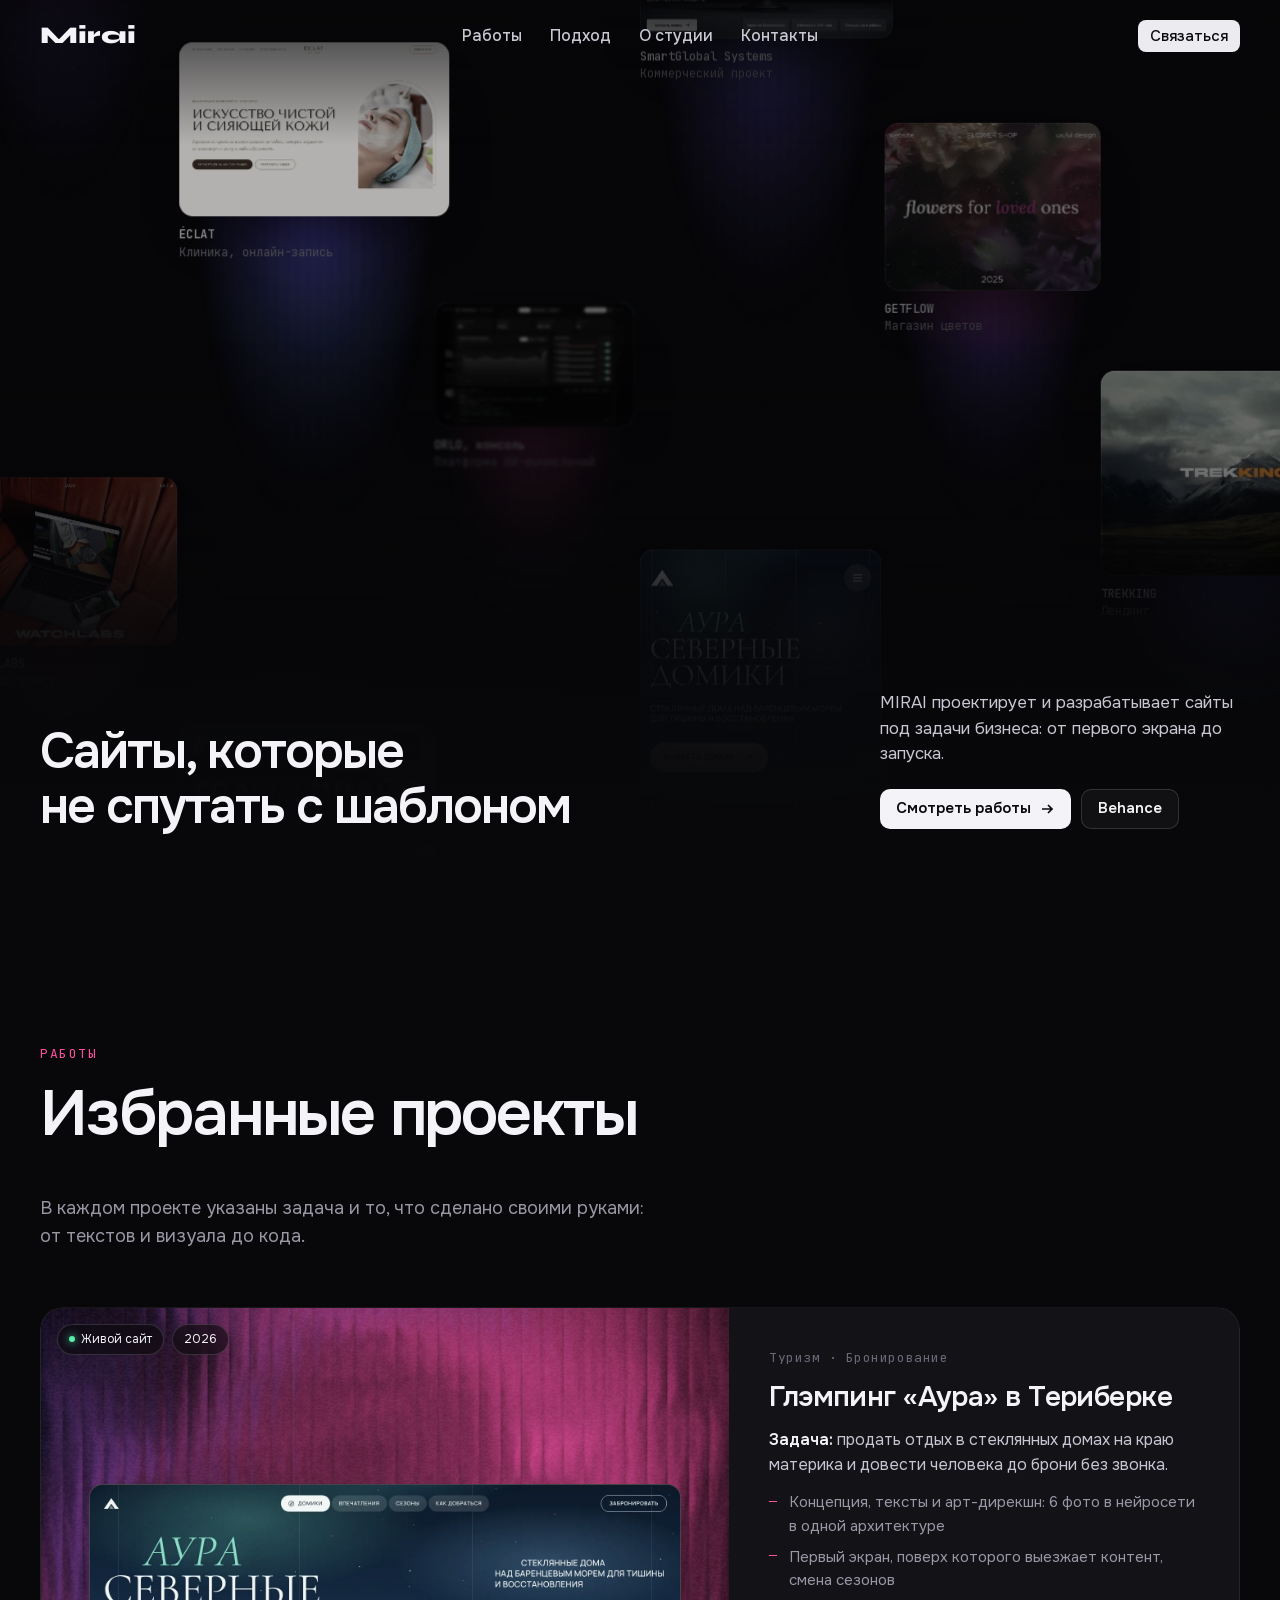
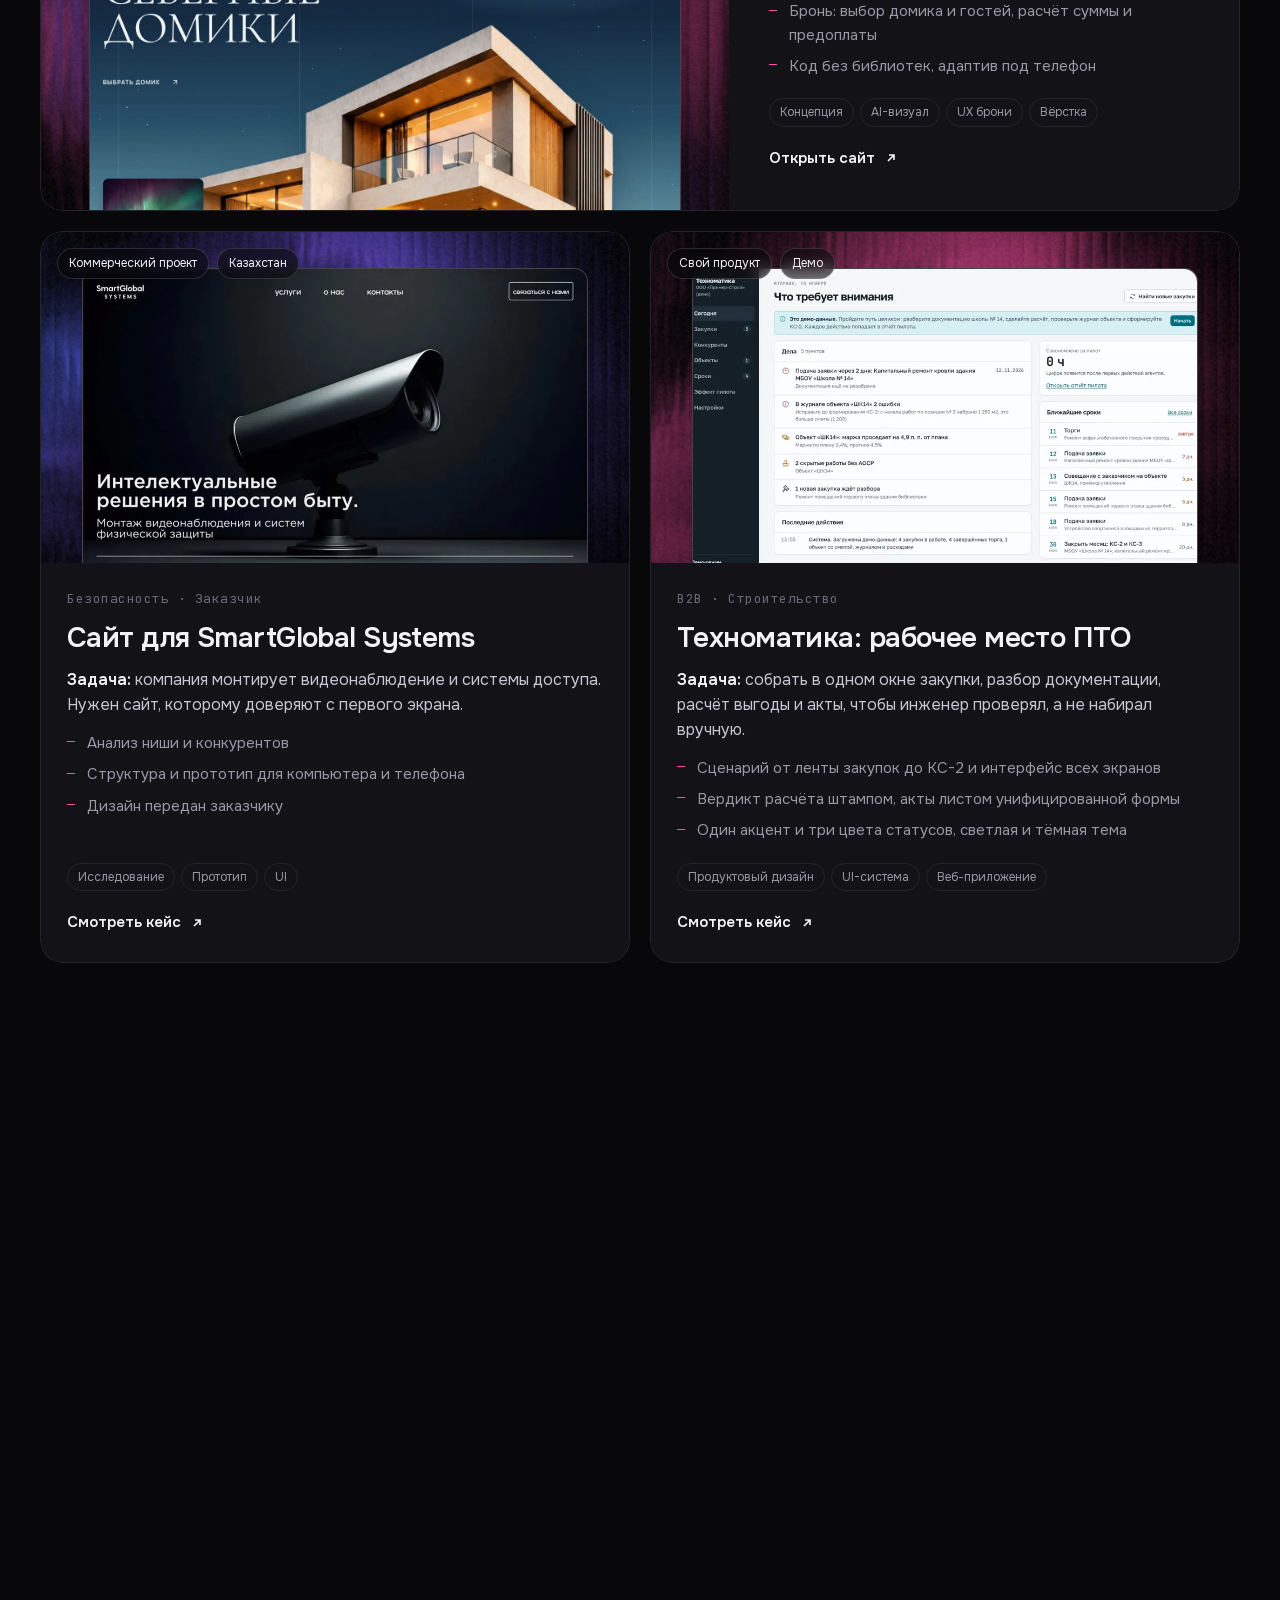
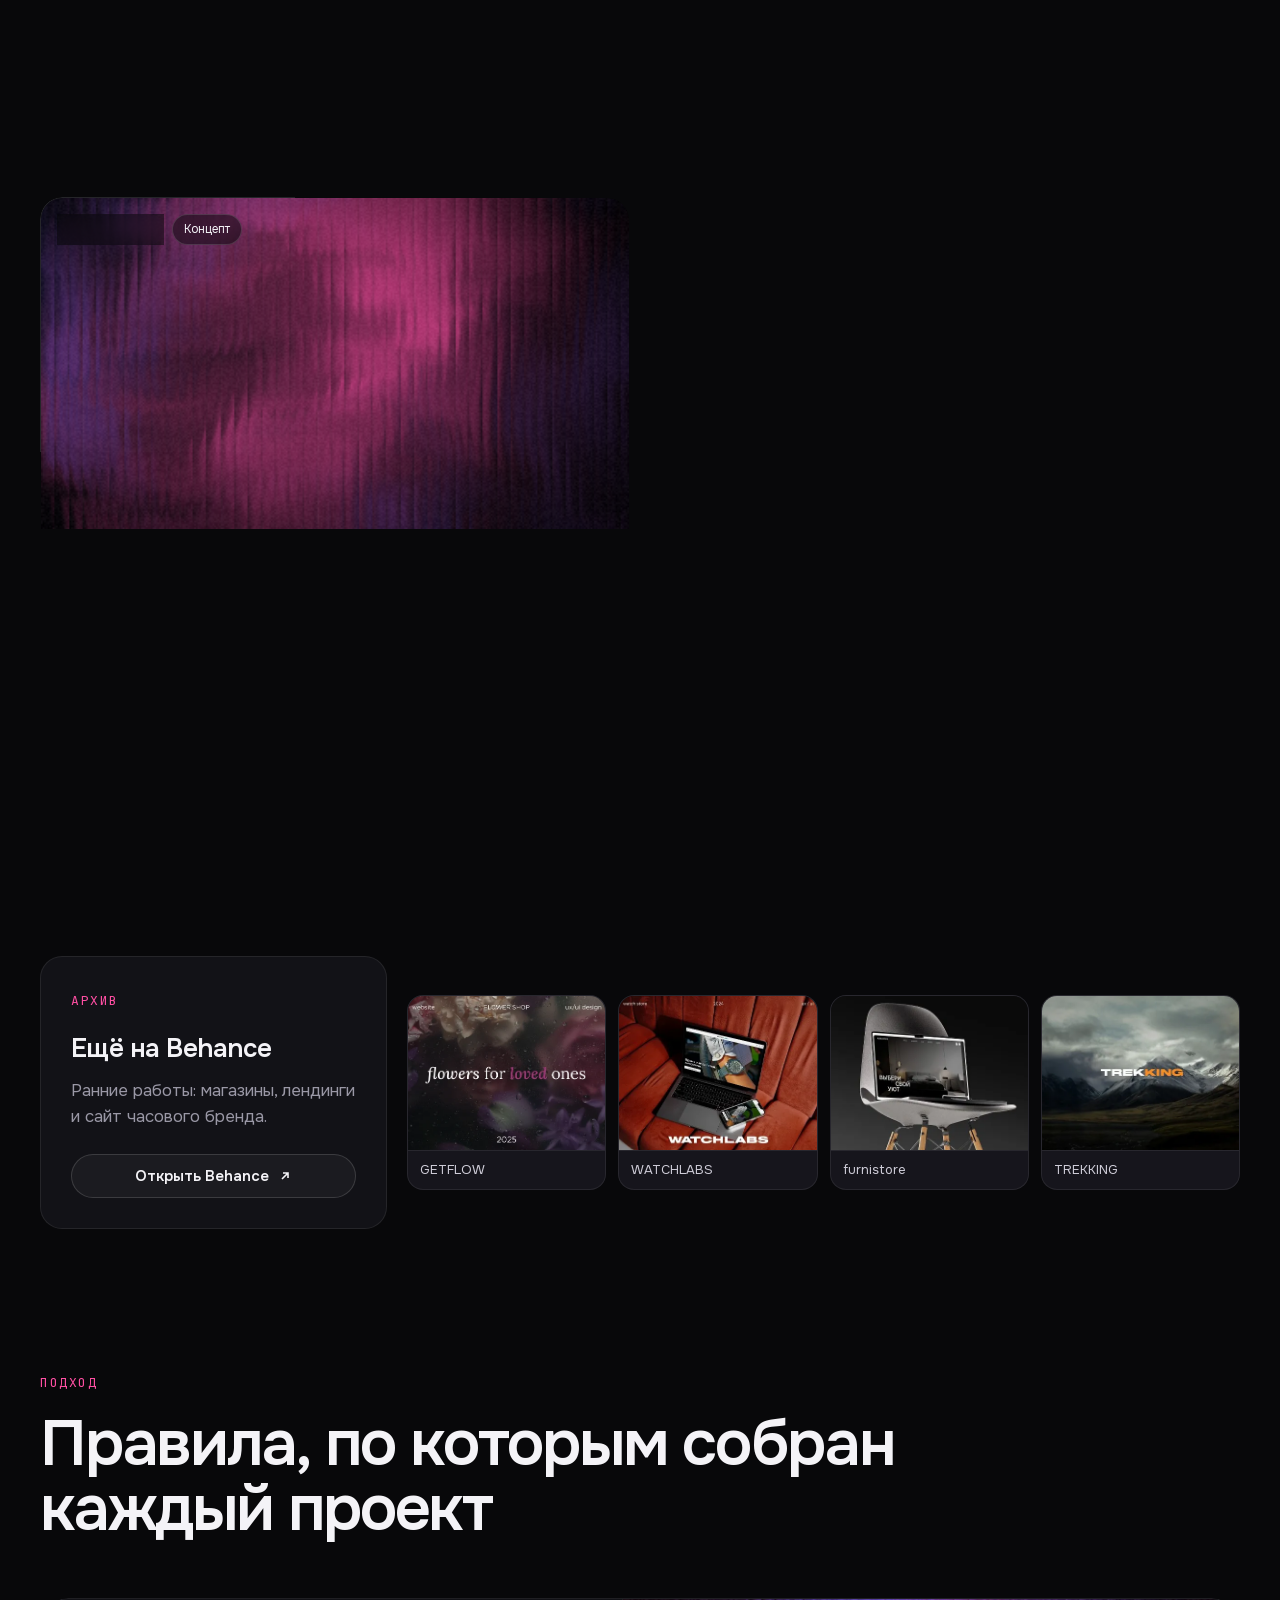
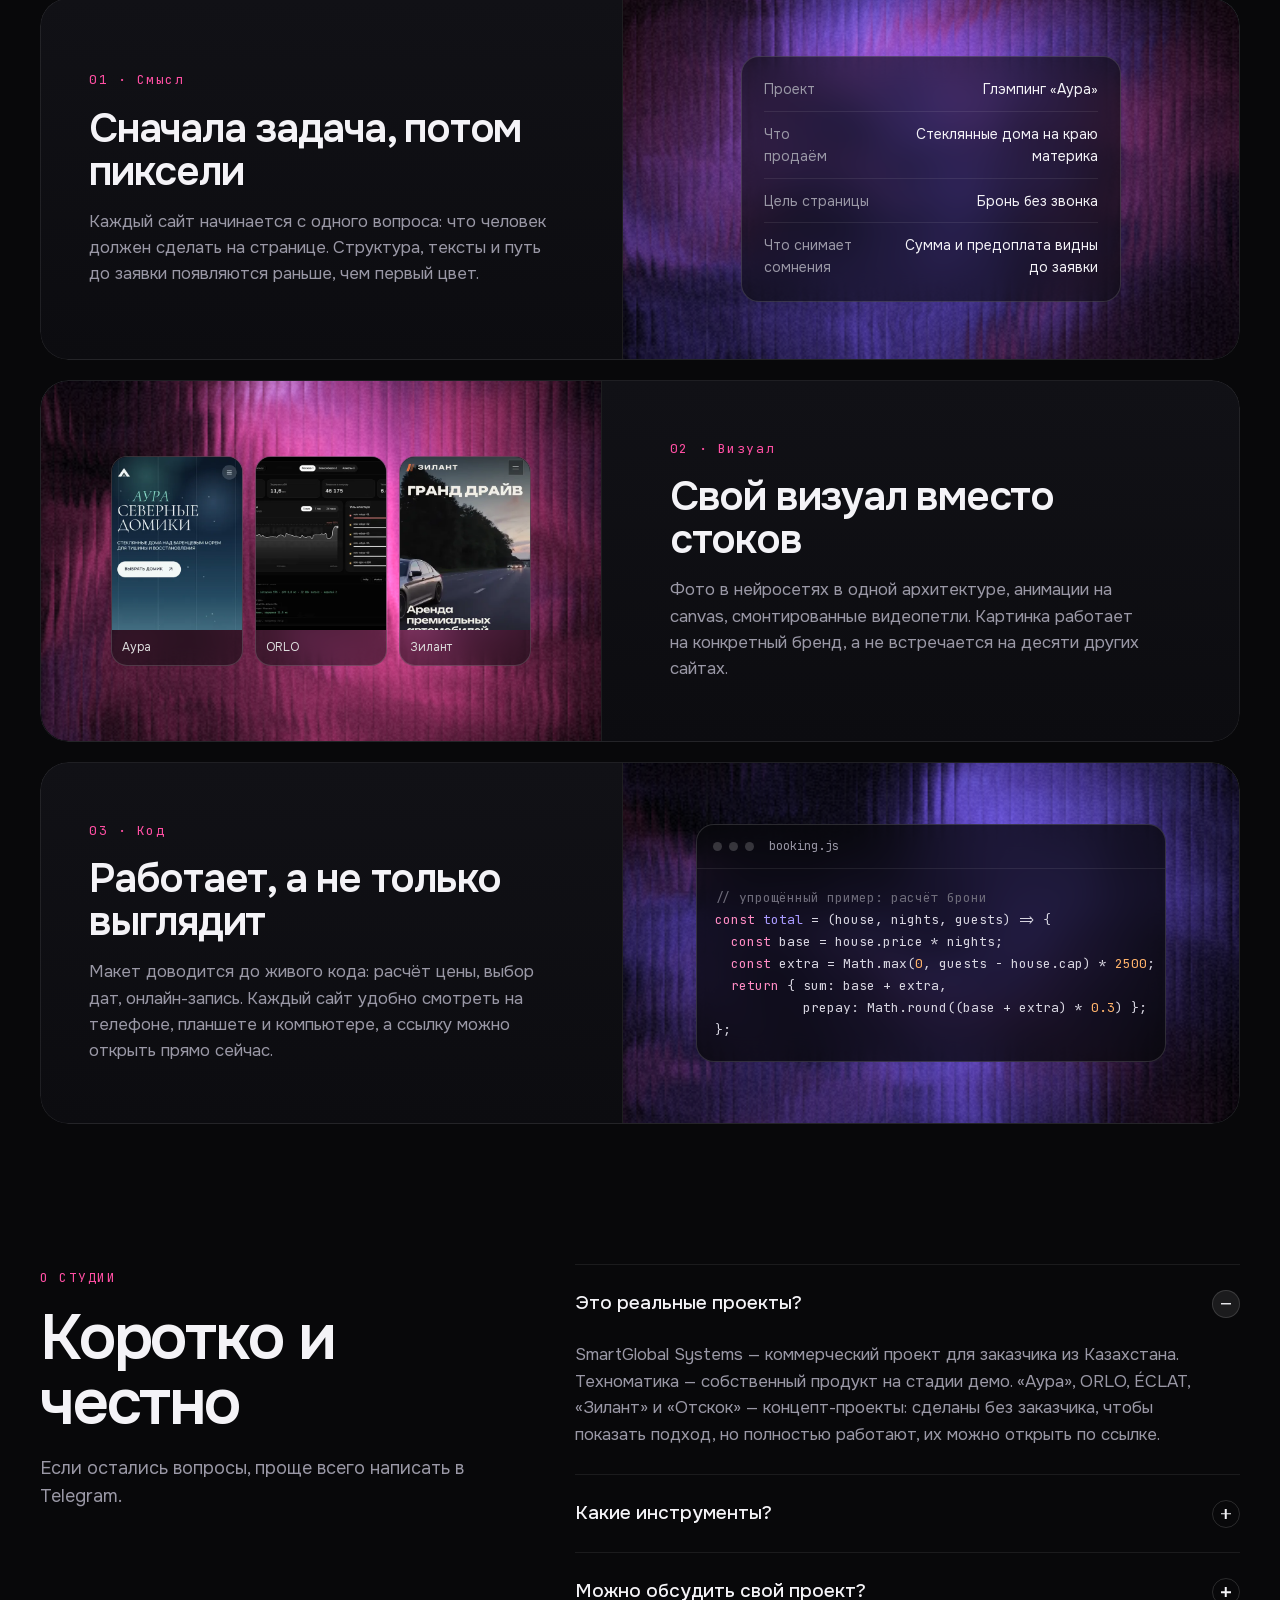
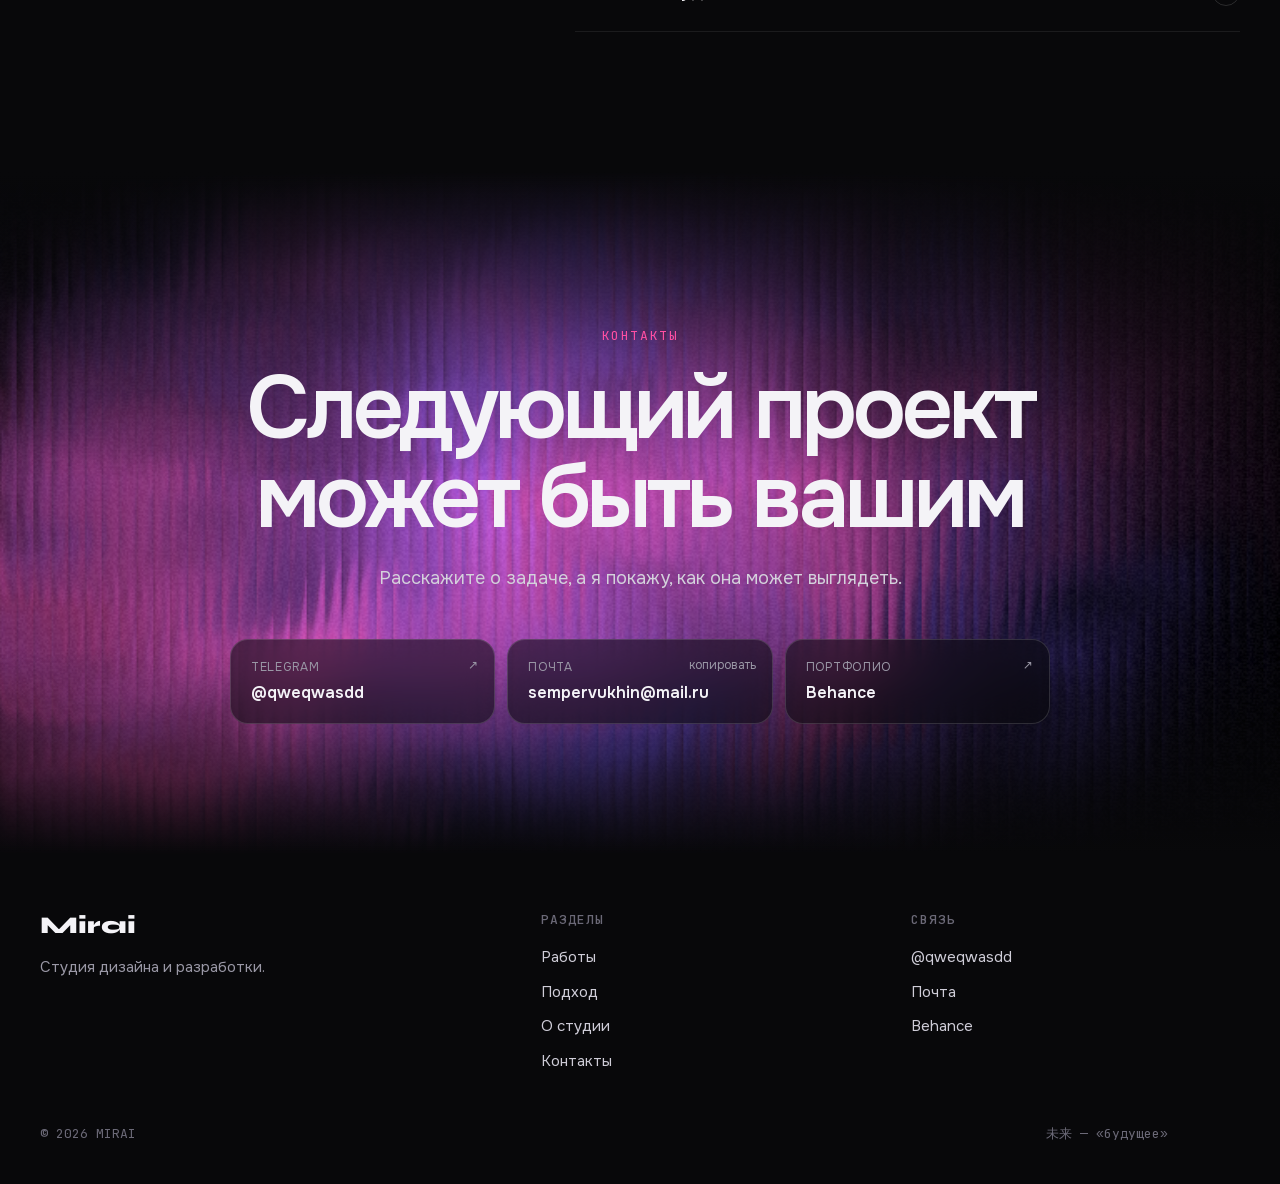
<file: index.html>
<!doctype html>
<html lang="ru">
<head>
<meta charset="utf-8">
<meta name="viewport" content="width=device-width, initial-scale=1">
<title>MIRAI — студия дизайна и разработки</title>
<meta name="description" content="MIRAI: портфолио студии дизайна и разработки. Живые сайты, которые можно открыть и потрогать.">
<meta name="theme-color" content="#08080a">
<meta property="og:title" content="MIRAI — студия дизайна и разработки">
<meta property="og:description" content="Живые сайты, которые можно открыть и потрогать.">
<meta property="og:type" content="website">
<meta property="og:locale" content="ru_RU">
<meta property="og:image" content="https://qweqwasdd.github.io/MIRAI/img/og.jpg">
<meta property="og:image:width" content="1200">
<meta property="og:image:height" content="630">
<meta name="twitter:card" content="summary_large_image">
<link rel="icon" href="data:image/svg+xml,%3Csvg xmlns='http://www.w3.org/2000/svg' viewBox='0 0 32 32'%3E%3Cdefs%3E%3ClinearGradient id='g' x1='0' y1='0' x2='1' y2='1'%3E%3Cstop offset='0' stop-color='%23ff4fa3'/%3E%3Cstop offset='1' stop-color='%237a5cff'/%3E%3C/linearGradient%3E%3C/defs%3E%3Crect width='32' height='32' rx='9' fill='%2308080a'/%3E%3Cpath d='M8 23 16 8l8 15z' fill='url(%23g)'/%3E%3C/svg%3E">
<link rel="preload" href="fonts/onest.woff2" as="font" type="font/woff2" crossorigin>
<style>@font-face{font-family:"Onest";src:url(fonts/onest.woff2) format("woff2"),url(fonts/onest.woff) format("woff");font-weight:400 700;font-display:swap}@font-face{font-family:"JetBrains Mono";src:url(fonts/jetbrainsmono.woff2) format("woff2"),url(fonts/jetbrainsmono.woff) format("woff");font-weight:400 500;font-display:swap}@font-face{font-family:"Syne";src:url(fonts/syne-800.woff2) format("woff2");font-weight:800;font-display:swap}</style>
<style>
:root{
  --bg:#08080a;
  --bg-2:#0f0f13;
  --card:#121217;
  --line:rgba(255,255,255,.08);
  --line-2:rgba(255,255,255,.14);
  --text:#f4f3f7;
  --muted:#9a98a6;
  --dim:#6b6977;
  --pink:#ff4fa3;
  --violet:#7a5cff;
  --cyan:#5fd8ff;
  --amber:#ffb36b;
  --radius:22px;
  --grain:url("data:image/svg+xml,%3Csvg xmlns='http://www.w3.org/2000/svg' width='160' height='160'%3E%3Cfilter id='n'%3E%3CfeTurbulence type='fractalNoise' baseFrequency='.9' numOctaves='3' stitchTiles='stitch'/%3E%3CfeColorMatrix values='0 0 0 0 1 0 0 0 0 1 0 0 0 0 1 0 0 0 .55 0'/%3E%3C/filter%3E%3Crect width='100%25' height='100%25' filter='url(%23n)'/%3E%3C/svg%3E");
}
*{box-sizing:border-box;margin:0;padding:0}
html{scroll-behavior:smooth;scroll-padding-top:72px;-webkit-text-size-adjust:100%}
body{background:var(--bg);color:var(--text);font-family:"Onest",system-ui,sans-serif;font-size:17px;line-height:1.55;-webkit-font-smoothing:antialiased;overflow-x:hidden}
a{color:inherit;text-decoration:none}
img{display:block;max-width:100%}
button{font:inherit;color:inherit;background:none;border:0;cursor:pointer}
.mono{font-family:"JetBrains Mono",ui-monospace,monospace}
.wrap{width:min(1200px,100% - 32px);margin-inline:auto}
:focus-visible{outline:2px solid var(--pink);outline-offset:3px;border-radius:10px}
::selection{background:var(--pink);color:#000}

/* ---------- nav ---------- */
.nav{position:fixed;top:0;left:0;right:0;z-index:50;height:72px}
.nav::before{content:"";position:absolute;left:0;right:0;top:0;height:120px;z-index:-1;pointer-events:none;background:linear-gradient(180deg,rgba(6,6,8,.96) 0%,rgba(6,6,8,.82) 45%,rgba(6,6,8,0) 100%);opacity:0;transition:opacity .4s ease}
.nav.scrolled::before{opacity:1}
.nav-in{width:min(1200px,100% - 32px);height:100%;margin-inline:auto;display:grid;grid-template-columns:1fr auto 1fr;align-items:center;gap:24px}
.wordmark{display:flex;align-items:center;justify-self:start;height:32px;font-family:"Syne","Onest",sans-serif;font-weight:800;font-size:24px;line-height:1;letter-spacing:0;color:#f4f3f7}
.nav-links{display:flex;align-items:center;gap:28px}
.nav-links a{display:flex;align-items:center;height:32px;line-height:1;font-size:16px;font-weight:500;color:#c9c7d2;transition:color .2s}
.nav-links a:hover{color:#fff}
.nav-right{display:flex;align-items:center;justify-content:flex-end;gap:8px}
.nbtn{display:inline-flex;align-items:center;justify-content:center;height:32px;line-height:1;padding:0 12px;border-radius:8px;font-size:15px;font-weight:500;white-space:nowrap;transition:background .2s,border-color .2s,transform .15s}
.nbtn:active{transform:translateY(1px)}
.nbtn-light{background:#ecebf0;color:#0a0a0c}
.nbtn-light:hover{background:#fff}
.nbtn-dark{background:#18181d;color:#f4f3f7;border:1px solid rgba(255,255,255,.08)}
.nbtn-dark:hover{background:#222228}
.btn{display:inline-flex;align-items:center;justify-content:center;gap:8px;height:44px;padding:0 20px;border-radius:999px;font-weight:600;font-size:15px;white-space:nowrap;transition:transform .2s,background .2s,box-shadow .2s,border-color .2s}
.btn-light{background:var(--text);color:#0a0a0c}
.btn-light:hover{transform:translateY(-1px);box-shadow:0 8px 30px rgba(255,79,163,.35)}
.btn-ghost{border:1px solid var(--line-2);background:rgba(255,255,255,.04)}
.btn-ghost:hover{border-color:rgba(255,255,255,.3);background:rgba(255,255,255,.08)}
.btn svg{width:16px;height:16px}

/* ---------- hero ---------- */
.hero{position:relative;min-height:100svh;display:flex;flex-direction:column;justify-content:flex-end;padding:120px 0 clamp(40px,7vh,88px);overflow:hidden;isolation:isolate}
.hero canvas,.cta canvas{position:absolute;inset:0;width:100%;height:100%;z-index:-2;display:block}
.fallback-bg{position:absolute;inset:0;z-index:-3;background:radial-gradient(60% 50% at 70% 35%,rgba(255,79,163,.55),transparent 70%),radial-gradient(50% 50% at 25% 60%,rgba(122,92,255,.55),transparent 70%),var(--bg)}
.hero::after{content:"";position:absolute;inset:auto 0 0;height:40%;background:linear-gradient(transparent,var(--bg));z-index:-1;pointer-events:none}

/* ---------- hero: floating project field ---------- */
.hero{background:#060608}
.field{position:absolute;inset:0;z-index:-2;overflow:hidden}
.fc{position:absolute;left:0;top:0;width:var(--w);opacity:var(--o);filter:blur(var(--b)) brightness(.78) saturate(.9);will-change:transform;transition:opacity .5s ease,filter .5s ease}
.fc:hover{opacity:1;filter:none}
.field.lite .fc{filter:brightness(.78);transition:none}
.field.lite .trail{filter:none;mix-blend-mode:normal;opacity:.45}
.fc .trail{position:absolute;left:4%;right:4%;top:45%;height:calc(var(--w) * 1.5);z-index:-1;pointer-events:none;
  background:repeating-linear-gradient(90deg,rgba(255,255,255,.10) 0,rgba(255,255,255,0) 5px,rgba(0,0,0,.35) 10px,rgba(255,255,255,.06) 11px),linear-gradient(180deg,var(--tc) 0%,var(--tc2) 45%,transparent 100%);
  -webkit-mask-image:radial-gradient(50% 100% at 50% 0%,#000 20%,rgba(0,0,0,.5) 55%,transparent 100%);mask-image:radial-gradient(50% 100% at 50% 0%,#000 20%,rgba(0,0,0,.5) 55%,transparent 100%);
  filter:blur(3px) saturate(1.2);opacity:.7;mix-blend-mode:screen}
.fc .im{position:relative;border-radius:14px;overflow:hidden;aspect-ratio:var(--ar);background:var(--g);box-shadow:0 30px 60px -25px rgba(0,0,0,.9)}
.fc .im::after{content:"";position:absolute;inset:0;border-radius:inherit;box-shadow:inset 0 0 0 1px rgba(255,255,255,.08);pointer-events:none}
.fc img{width:100%;height:100%;object-fit:cover;object-position:top}
.fc .wm{position:absolute;inset:0;display:grid;place-items:center;font-weight:600;font-size:calc(var(--w) * .13);letter-spacing:-.03em;color:#fff;text-align:center;line-height:1}
.fc .cap{margin-top:10px;font-family:"JetBrains Mono",ui-monospace,monospace;font-size:12px;line-height:1.45}
.fc .cap b{display:block;font-weight:500;color:#ecebf2}
.fc .cap span{color:#77757f}
.hero-shade{position:absolute;inset:0;z-index:-1;pointer-events:none;background:
  linear-gradient(180deg,rgba(6,6,8,.75) 0%,rgba(6,6,8,0) 16%,rgba(6,6,8,0) 38%,rgba(6,6,8,.78) 68%,#08080a 100%),
  radial-gradient(55% 45% at 22% 88%,rgba(6,6,8,.85),transparent 72%),
  radial-gradient(40% 40% at 85% 88%,rgba(6,6,8,.7),transparent 72%)}
.hero-inner{display:grid;grid-template-columns:1fr minmax(260px,360px);gap:32px 64px;align-items:end;pointer-events:none}
.hero-inner>*{pointer-events:auto}
.hero-new{display:inline-flex;align-items:center;gap:8px;padding:7px 14px;border-radius:999px;border:1px solid rgba(255,255,255,.16);background:rgba(12,12,16,.55);backdrop-filter:blur(10px);-webkit-backdrop-filter:blur(10px);font-size:14px;color:#e4e2ea;margin-bottom:22px;transition:border-color .2s}
.hero-new:hover{border-color:rgba(255,255,255,.4)}
.hero-new svg{width:14px;height:14px;color:#ff8cc4}
.hero-title{font-size:clamp(38px,3.9vw,60px);line-height:1.02;letter-spacing:-.04em;font-weight:600}
.ln{display:block;overflow:hidden;padding-bottom:.08em}
.ln>span{display:inline-block;animation:lineUp 1.2s cubic-bezier(.2,.7,.2,1) .2s both}
.ln+.ln>span{animation-delay:.32s}
@keyframes lineUp{from{transform:translateY(105%)}to{transform:none}}
@media (min-width:1001px){.ln>span{white-space:nowrap}}
.hero-side{display:grid;gap:22px;padding-bottom:.5em;animation:fadeIn 1s ease .7s both}
.hero .lead{margin:0;font-size:17px;line-height:1.5;color:#c9c7d2}
.hero-actions{display:flex;flex-wrap:wrap;gap:10px}
.btn-sm{height:40px;padding:0 16px;font-size:15px;border-radius:10px}
@keyframes fadeIn{from{opacity:0}to{opacity:1}}
img.broken{visibility:hidden}

/* ---------- section heads ---------- */
section{position:relative}
.sec{padding:140px 0 0}
.eyebrow{display:inline-block;font-size:13px;letter-spacing:.12em;text-transform:uppercase;color:var(--pink);margin-bottom:18px}
.sec h2{font-size:clamp(34px,5vw,64px);line-height:1.02;letter-spacing:-.035em;font-weight:600;max-width:16ch}
.sec .sub{margin-top:18px;color:var(--muted);max-width:52ch;font-size:18px}
.sec-head{display:flex;justify-content:space-between;align-items:end;gap:30px;flex-wrap:wrap;margin-bottom:56px}

/* ---------- works ---------- */
.works{display:grid;grid-template-columns:repeat(6,1fr);gap:20px}
.work{clip-path:inset(0 round var(--radius));grid-column:span 3;display:flex;flex-direction:column;border-radius:var(--radius);background:var(--card);border:1px solid var(--line);overflow:hidden;transition:transform .35s cubic-bezier(.2,.7,.2,1),border-color .3s}
.work:hover{transform:translateY(-4px) translateZ(0);border-color:var(--line-2)}
.work.wide{grid-column:span 6;display:grid;grid-template-columns:1.35fr 1fr}
.work.third{grid-column:span 2}
.look{position:relative;aspect-ratio:4/3;overflow:hidden;isolation:isolate}
.work.wide .look{aspect-ratio:auto;min-height:440px}
.look{background:#0b0b0e}
.look canvas.lg{position:absolute;inset:0;width:100%;height:100%;z-index:-2;display:block;opacity:.8;transition:opacity .6s ease}
.work:hover .look canvas.lg{opacity:1}
.look::after{content:"";position:absolute;inset:0;z-index:2;pointer-events:none;background-image:var(--grain);opacity:.22;mix-blend-mode:overlay}
.look.fluted .flutes{position:absolute;inset:0;z-index:-1;background:repeating-linear-gradient(90deg,rgba(255,255,255,.10) 0,rgba(255,255,255,0) 6px,rgba(0,0,0,.18) 13px,rgba(255,255,255,.06) 14px);mix-blend-mode:overlay}
.look .shot{position:absolute;left:7%;right:7%;top:11%;bottom:-44px;background:#16151c;border-radius:14px 14px 0 0;overflow:hidden;border:1px solid rgba(255,255,255,.18);border-bottom:0;box-shadow:0 30px 60px -20px rgba(0,0,0,.6);transition:transform .6s cubic-bezier(.2,.7,.2,1)}
.work:hover .look .shot{transform:translateY(-12px)}
.look .shot img{width:100%;height:100%;object-fit:cover;object-position:top center;display:block}
.work:not(.wide) .look{aspect-ratio:16/9}
.work.wide .look .shot{top:auto;max-height:calc(86% + 44px)}
.work.wide .look .shot img{height:auto;object-fit:initial}
.look{cursor:pointer}

.look .phone{position:absolute;left:50%;top:11%;bottom:-40px;width:38%;overflow:hidden;transform:translateX(-50%);border-radius:22px;padding:5px;background:#0b0b0f;border:1px solid rgba(255,255,255,.2);box-shadow:0 30px 60px -15px rgba(0,0,0,.7);transition:transform .6s cubic-bezier(.2,.7,.2,1)}
.work:hover .look .phone{transform:translateX(-50%) translateY(-12px)}
.look .phone img{border-radius:18px;aspect-ratio:9/19.5;object-fit:cover;object-position:top;width:100%}
.look .word{position:absolute;inset:0;display:grid;place-items:center;text-align:center;padding:20px}
.look .word strong{font-size:clamp(34px,4.4vw,58px);letter-spacing:-.03em;font-weight:600;line-height:1;color:#fff;text-shadow:0 10px 40px rgba(0,0,0,.35)}
.look .word small{display:block;margin-top:12px;font-size:13px;letter-spacing:.18em;text-transform:uppercase;color:rgba(255,255,255,.75)}
.tag-float{position:absolute;top:16px;left:16px;z-index:3;display:flex;gap:8px;flex-wrap:wrap}
.tag-float span{font-size:12px;padding:5px 11px;border-radius:999px;background:rgba(8,8,10,.55);backdrop-filter:blur(8px);-webkit-backdrop-filter:blur(8px);border:1px solid rgba(255,255,255,.14)}
.tag-float .live{display:inline-flex;align-items:center;gap:6px}
.tag-float .live::before{content:"";width:6px;height:6px;border-radius:50%;background:#58f0a8;box-shadow:0 0 8px #58f0a8}
.work-body{padding:26px 26px 28px;display:flex;flex-direction:column;gap:14px;flex:1}
.work.wide .work-body{padding:40px}
.work-meta{font-size:13px;color:var(--dim);letter-spacing:.04em}
.work h3{font-size:clamp(22px,2.2vw,30px);letter-spacing:-.02em;line-height:1.12;font-weight:600}
.work .task{color:#c8c6d2;font-size:16px}
.work .task b{color:var(--text);font-weight:600}
.did{list-style:none;display:grid;gap:8px;font-size:15px;color:var(--muted)}
.did li{position:relative;padding-left:20px}
.did li::before{content:"";position:absolute;left:0;top:.62em;width:8px;height:1px;background:var(--pink)}
.chips{display:flex;flex-wrap:wrap;gap:6px;margin-top:auto;padding-top:6px}
.chips span{font-size:12px;color:var(--muted);padding:4px 10px;border-radius:999px;border:1px solid var(--line)}
.work-link{display:inline-flex;align-items:center;gap:8px;font-weight:600;font-size:15px;margin-top:6px;width:fit-content}
.work-link svg{width:16px;height:16px;transition:transform .25s}
.work-link:hover svg{transform:translate(3px,-3px)}
.work-link:hover{color:#ffc2e0}

/* ---------- behance ---------- */
.more{margin-top:20px;display:grid;grid-template-columns:1fr 2.4fr;gap:20px;align-items:center}
.more-intro{border-radius:var(--radius);border:1px solid var(--line);background:var(--card);padding:30px;display:flex;flex-direction:column;justify-content:space-between;gap:24px}
.more-intro h3{font-size:26px;letter-spacing:-.02em;font-weight:600}
.more-intro p{color:var(--muted);margin-top:8px}
.more-grid{display:grid;grid-template-columns:repeat(4,1fr);gap:12px;align-items:start}
.more-grid a{display:flex;flex-direction:column;border-radius:16px;overflow:hidden;border:1px solid var(--line);background:#16151c;transition:border-color .2s}
.more-grid a:hover{border-color:var(--line-2)}
.more-grid img{width:100%;aspect-ratio:433/338;height:auto;object-fit:cover;transition:transform .6s cubic-bezier(.2,.7,.2,1)}
.more-grid a:hover img{transform:scale(1.03)}
.more-grid span{padding:9px 12px;font-size:13px;color:#cfcdd8;border-top:1px solid var(--line)}

/* ---------- approach ---------- */
.steps{display:grid;gap:20px}
.sec h2.h2-wide{max-width:21ch}
.step{clip-path:inset(0 round 28px);display:grid;grid-template-columns:1fr 1.1fr;gap:20px;border-radius:28px;border:1px solid var(--line);background:linear-gradient(180deg,#111116,#0c0c10);overflow:hidden}
.step:nth-child(even) .step-text{order:2}
.step-text{padding:48px;display:flex;flex-direction:column;justify-content:center;gap:16px}
.step-num{font-size:13px;color:var(--pink);letter-spacing:.12em}
.step h3{font-size:clamp(28px,3.2vw,42px);letter-spacing:-.03em;line-height:1.05;font-weight:600}
.step p{color:var(--muted);max-width:44ch}
.step-vis{position:relative;min-height:360px;overflow:hidden;isolation:isolate;display:grid;place-items:center;padding:30px}
.step-vis{background:#0b0b0e;border-left:1px solid var(--line)}
.step:nth-child(even) .step-vis{border-left:0;border-right:1px solid var(--line)}
.step-vis canvas{position:absolute;inset:0;width:100%;height:100%;z-index:-2;display:block}
.step-vis::before{content:"";position:absolute;inset:0;z-index:-3;background:radial-gradient(70% 60% at 50% 45%,rgba(255,255,255,.07),transparent 70%),repeating-linear-gradient(90deg,rgba(255,255,255,.035) 0,rgba(255,255,255,0) 7px,rgba(0,0,0,.25) 15px,rgba(255,255,255,.03) 16px)}
.step-vis::after{content:"";position:absolute;inset:0;z-index:-1;background-image:var(--grain);opacity:.12;mix-blend-mode:overlay}
.brief{width:min(380px,100%);border-radius:18px;background:rgba(10,10,14,.6);backdrop-filter:blur(14px);-webkit-backdrop-filter:blur(14px);border:1px solid rgba(255,255,255,.14);padding:22px;display:grid;gap:12px;font-size:14px}
.brief div{display:flex;justify-content:space-between;gap:12px;padding-bottom:10px;border-bottom:1px solid rgba(255,255,255,.08)}
.brief div:last-child{border:0;padding:0}
.brief dt{color:var(--muted)}
.brief dd{text-align:right}
.swatches{display:grid;grid-template-columns:repeat(3,1fr);gap:12px;width:min(420px,100%)}
.swatches figure{border-radius:16px;overflow:hidden;border:1px solid rgba(255,255,255,.16);background:rgba(10,10,14,.5);backdrop-filter:blur(10px);-webkit-backdrop-filter:blur(10px)}
.swatches .sw{aspect-ratio:3/4;background:var(--s);overflow:hidden}
.swatches .sw img{width:100%;height:100%;object-fit:cover;object-position:top}
.swatches figcaption{font-size:12px;padding:8px 10px;color:#ddd}
.code{width:min(470px,100%);border-radius:18px;background:rgba(8,8,12,.78);backdrop-filter:blur(14px);-webkit-backdrop-filter:blur(14px);border:1px solid rgba(255,255,255,.14);overflow:hidden}
.code-top{display:flex;align-items:center;gap:7px;padding:12px 16px;border-bottom:1px solid rgba(255,255,255,.08);font-size:12px;color:var(--muted)}
.code-top i{width:9px;height:9px;border-radius:50%;background:rgba(255,255,255,.18)}
.code-top span{margin-left:8px}
.code pre{padding:18px 18px 20px;font-size:13px;line-height:1.7;overflow-x:auto;color:#d7d5e0}
.k{color:#ff8cc4}.f{color:#a99bff}.s{color:#8fe3c0}.c{color:#6e6c7a}.n{color:var(--amber)}

/* ---------- faq ---------- */
.faq{display:grid;grid-template-columns:1fr 1.4fr;gap:60px}
.qa{border-top:1px solid var(--line)}
.qa details{border-bottom:1px solid var(--line)}
.qa summary{list-style:none;display:flex;justify-content:space-between;align-items:center;gap:20px;padding:24px 0;font-size:19px;font-weight:500;cursor:pointer}
.qa summary::-webkit-details-marker{display:none}
.qa summary i{flex:none;width:28px;height:28px;border-radius:50%;border:1px solid var(--line-2);position:relative;transition:transform .3s,background .3s}
.qa summary i::before,.qa summary i::after{content:"";position:absolute;left:50%;top:50%;width:10px;height:1.5px;background:currentColor;transform:translate(-50%,-50%)}
.qa summary i::after{transform:translate(-50%,-50%) rotate(90deg);transition:transform .3s}
.qa details[open] summary i{background:rgba(255,255,255,.08)}
.qa details[open] summary i::after{transform:translate(-50%,-50%) rotate(0)}
.qa p{padding:0 50px 26px 0;color:var(--muted)}

/* ---------- cta ---------- */
.cta{position:relative;margin-top:140px;padding:150px 0 130px;overflow:hidden;isolation:isolate;text-align:center}
.cta::before{content:"";position:absolute;inset:0 0 auto;height:45%;background:linear-gradient(var(--bg),transparent);z-index:-1}
.cta h2{font-size:clamp(40px,7vw,96px);line-height:1;letter-spacing:-.045em;font-weight:600;max-width:14ch;margin-inline:auto}
.cta p{margin:22px auto 0;max-width:44ch;color:#d4d2dc;font-size:18px}
.contacts{display:grid;grid-template-columns:repeat(3,1fr);gap:12px;max-width:820px;margin:46px auto 0;text-align:left}
.contact{display:flex;flex-direction:column;align-items:flex-start;text-align:left;gap:4px;padding:18px 20px;border-radius:18px;background:rgba(10,10,14,.55);backdrop-filter:blur(16px);-webkit-backdrop-filter:blur(16px);border:1px solid rgba(255,255,255,.14);transition:border-color .2s,transform .2s;position:relative}
.contact:hover{border-color:rgba(255,255,255,.35);transform:translateY(-2px)}
.contact small{font-size:12px;color:var(--muted);letter-spacing:.06em;text-transform:uppercase}
.contact b{font-weight:600;font-size:16px;word-break:break-all}
.contact .hint{position:absolute;right:16px;top:16px;font-size:12px;color:var(--muted)}
.totop{position:fixed;right:16px;bottom:calc(16px + env(safe-area-inset-bottom));z-index:55;width:48px;height:48px;border-radius:50%;display:grid;place-items:center;background:#ecebf0;color:#0a0a0c;box-shadow:0 10px 30px -8px rgba(0,0,0,.6);opacity:0;transform:translateY(12px) scale(.9);pointer-events:none;transition:opacity .25s ease,transform .25s ease}
.totop svg{width:20px;height:20px}
.totop.show{opacity:1;transform:none;pointer-events:auto}
.totop:active{transform:scale(.94)}
@media (min-width:721px){.totop{right:24px;bottom:24px;width:52px;height:52px}.totop:hover{background:#fff}}
.toast{position:fixed;left:50%;bottom:24px;transform:translate(-50%,20px);opacity:0;pointer-events:none;padding:12px 18px;border-radius:999px;background:var(--text);color:#0a0a0c;font-weight:600;font-size:14px;transition:.3s;z-index:60}
.toast.show{opacity:1;transform:translate(-50%,0)}

/* ---------- footer ---------- */
footer{border-top:1px solid var(--line);padding:56px 0 40px;background:var(--bg)}
.foot{display:grid;grid-template-columns:1.4fr 1fr 1fr;gap:40px}
.foot p{color:var(--muted);max-width:32ch;margin-top:14px;font-size:15px}
.foot h4{font-size:13px;color:var(--dim);font-weight:500;letter-spacing:.08em;text-transform:uppercase;margin-bottom:14px}
.foot ul{list-style:none;display:grid;gap:8px}
.foot li a{color:#cfcdd8;font-size:15px}
.foot li a:hover{color:var(--text)}
.copy{display:flex;justify-content:space-between;flex-wrap:wrap;gap:10px;margin-top:50px;font-size:13px;color:var(--dim)}

/* ---------- reveal ---------- */
.rv{opacity:0;transform:translateY(24px);transition:opacity .8s cubic-bezier(.2,.7,.2,1),transform .8s cubic-bezier(.2,.7,.2,1)}
.rv.in{opacity:1;transform:none}

/* ---------- responsive ---------- */
@media (max-width:1000px){
  .hero-inner{grid-template-columns:1fr;gap:24px}
  .work.wide{grid-template-columns:1fr}
  .work.wide .look{min-height:0;aspect-ratio:4/3}
  .work.third{grid-column:span 3}
  .more{grid-template-columns:1fr}
  .step{grid-template-columns:1fr}
  .step:nth-child(even) .step-text{order:0}
  .faq{grid-template-columns:1fr;gap:30px}
  .foot{grid-template-columns:1fr 1fr}
  .foot>div:first-child{grid-column:1/-1}
}
@media (max-width:720px){
  body{font-size:16px}
  .nav-links{display:none}
  .nav{height:60px}
  .wordmark{font-size:22px}
  .nav-in{grid-template-columns:1fr auto}
  .works{grid-template-columns:1fr}
  .work:not(.wide) .look .shot{top:8%;bottom:-16px;left:5%;right:5%}
  .work:not(.wide) .look .phone{top:8%}
  .work,.work.third,.work.wide{grid-column:auto}
  .work.wide .work-body,.work-body{padding:22px}
  .more-grid{grid-template-columns:repeat(2,1fr)}
  .step-text{padding:28px 22px}
  .step-vis{min-height:300px;padding:22px}
  .contacts{grid-template-columns:1fr}
  .sec{padding-top:100px}
  .cta{margin-top:100px;padding:110px 0 90px}
  .qa p{padding-right:0}
  .hero-title{font-size:clamp(36px,10.5vw,50px)}
  .fc .cap{font-size:10.5px}
}
@media (prefers-reduced-motion:reduce){
  html{scroll-behavior:auto}
  .rv{opacity:1;transform:none;transition:none}
  .ln>span,.hero-side{animation:none}
  .fc{transition:none}
  *{transition-duration:.01ms!important}
}

/* CORNER-GUARD: keep live gradients inside rounded corners on every GPU */
.work,.step{-webkit-mask-image:-webkit-radial-gradient(white,black);mask-image:linear-gradient(#000,#000);transform:translateZ(0)}
.work .look{border-radius:calc(var(--radius) - 1px) calc(var(--radius) - 1px) 0 0}
.work.wide .look{border-radius:calc(var(--radius) - 1px) 0 0 calc(var(--radius) - 1px)}
.look canvas.lg,.step-vis canvas{border-radius:inherit}
.step-vis{border-radius:0 27px 27px 0}
.step:nth-child(even) .step-vis{border-radius:27px 0 0 27px}
@media (max-width:1000px){
  .work.wide .look{border-radius:calc(var(--radius) - 1px) calc(var(--radius) - 1px) 0 0}
  .step-vis,.step:nth-child(even) .step-vis{border-radius:0 0 27px 27px;border-left:0;border-right:0;border-top:1px solid var(--line)}
}

/* SEAM-FIX */
.cta::after{content:"";position:absolute;inset:auto 0 0;height:30%;background:linear-gradient(transparent,var(--bg));z-index:-1;pointer-events:none}
footer{border-top:0}
.copy{padding-right:72px}
@media (max-width:720px){.copy{padding-right:64px}}

</style>
</head>
<body>

<header class="nav" id="nav">
  <div class="nav-in">
    <a href="#top" class="wordmark" aria-label="MIRAI, наверх">Mirai</a>
    <nav class="nav-links" aria-label="Разделы">
        <a href="#work">Работы</a>
        <a href="#approach">Подход</a>
        <a href="#about">О студии</a>
        <a href="#contact">Контакты</a>
    </nav>
    <div class="nav-right">
      <a class="nbtn nbtn-light" href="#contact">Связаться</a>
    </div>
  </div>
</header>

<main id="top">
  <!-- HERO -->
  <section class="hero" id="hero">
    <div class="field" id="field" aria-hidden="true"></div>
    <div class="hero-shade" aria-hidden="true"></div>
    <div class="wrap hero-inner">
      <div class="hero-main">
        <h1 class="hero-title">
          <span class="ln"><span>Сайты, которые</span></span>
          <span class="ln"><span>не спутать с шаблоном</span></span>
        </h1>
      </div>
      <div class="hero-side">
        <p class="lead">MIRAI проектирует и разрабатывает сайты под задачи бизнеса: от первого экрана до запуска.</p>
        <div class="hero-actions">
          <a class="btn btn-light btn-sm" href="#work">Смотреть работы
            <svg viewBox="0 0 16 16" fill="none" stroke="currentColor" stroke-width="1.7"><path d="M3 8h10M9 4l4 4-4 4"/></svg></a>
          <a class="btn btn-ghost btn-sm" href="https://www.behance.net/qweqweqwasdd" target="_blank" rel="noopener">Behance</a>
        </div>
      </div>
    </div>
  </section>

  <!-- WORKS -->
  <section class="sec" id="work">
    <div class="wrap">
      <div class="sec-head rv">
        <div>
          <span class="eyebrow mono">Работы</span>
          <h2>Избранные проекты</h2>
        </div>
        <p class="sub">В каждом проекте указаны задача и то, что сделано своими руками: от текстов и визуала до кода.</p>
      </div>

      <div class="works">
        <!-- Aura -->
        <article id="w-aura" class="work wide rv">
          <div class="look">
            <div class="tag-float"><span class="live">Живой сайт</span><span>2026</span></div>
            <div class="shot"><img src="img/aura.webp" alt="Сайт глэмпинга «Аура»" loading="lazy"></div>
          </div>
          <div class="work-body">
            <div class="work-meta mono">Туризм · Бронирование</div>
            <h3>Глэмпинг «Аура» в Териберке</h3>
            <p class="task"><b>Задача:</b> продать отдых в стеклянных домах на краю материка и довести человека до брони без звонка.</p>
            <ul class="did">
              <li>Концепция, тексты и арт-дирекшн: 6 фото в нейросети в одной архитектуре</li>
              <li>Первый экран, поверх которого выезжает контент, смена сезонов</li>
              <li>Бронь: выбор домика и гостей, расчёт суммы и предоплаты</li>
              <li>Код без библиотек, адаптив под телефон</li>
            </ul>
            <div class="chips"><span>Концепция</span><span>AI-визуал</span><span>UX брони</span><span>Вёрстка</span></div>
            <a class="work-link" href="works/aura/" target="_blank" rel="noopener">Открыть сайт <svg viewBox="0 0 16 16" fill="none" stroke="currentColor" stroke-width="1.6"><path d="M5 11 11 5M6 5h5v5"/></svg></a>
          </div>
        </article>

        <!-- SmartGlobal -->
        <article id="w-smartglobal" class="work rv">
          <div class="look">
            <div class="tag-float"><span>Коммерческий проект</span><span>Казахстан</span></div>
            <div class="shot"><img src="[data-uri]" alt="Сайт SmartGlobal Systems: первый экран" loading="lazy"></div>
          </div>
          <div class="work-body">
            <div class="work-meta mono">Безопасность · Заказчик</div>
            <h3>Сайт для SmartGlobal Systems</h3>
            <p class="task"><b>Задача:</b> компания монтирует видеонаблюдение и системы доступа. Нужен сайт, которому доверяют с первого экрана.</p>
            <ul class="did">
              <li>Анализ ниши и конкурентов</li>
              <li>Структура и прототип для компьютера и телефона</li>
              <li>Дизайн передан заказчику</li>
            </ul>
            <div class="chips"><span>Исследование</span><span>Прототип</span><span>UI</span></div>
            <a class="work-link" href="works/smartglobal/" target="_blank" rel="noopener">Смотреть кейс <svg viewBox="0 0 16 16" fill="none" stroke="currentColor" stroke-width="1.6"><path d="M5 11 11 5M6 5h5v5"/></svg></a>
          </div>
        </article>

        <!-- Tehnomatika -->
        <article id="w-tehnomatika" class="work rv">
          <div class="look">
            <div class="tag-float"><span>Свой продукт</span><span>Демо</span></div>
            <div class="shot"><img src="img/tehnomatika.webp" alt="Техноматика: экран «Сегодня» с делами и сроками" loading="lazy"></div>
          </div>
          <div class="work-body">
            <div class="work-meta mono">B2B · Строительство</div>
            <h3>Техноматика: рабочее место ПТО</h3>
            <p class="task"><b>Задача:</b> собрать в одном окне закупки, разбор документации, расчёт выгоды и акты, чтобы инженер проверял, а не набирал вручную.</p>
            <ul class="did">
              <li>Сценарий от ленты закупок до КС-2 и интерфейс всех экранов</li>
              <li>Вердикт расчёта штампом, акты листом унифицированной формы</li>
              <li>Один акцент и три цвета статусов, светлая и тёмная тема</li>
            </ul>
            <div class="chips"><span>Продуктовый дизайн</span><span>UI-система</span><span>Веб-приложение</span></div>
            <a class="work-link" href="works/tehnomatika/" target="_blank" rel="noopener">Смотреть кейс <svg viewBox="0 0 16 16" fill="none" stroke="currentColor" stroke-width="1.6"><path d="M5 11 11 5M6 5h5v5"/></svg></a>
          </div>
        </article>

        <!-- Otskok -->
        <article id="w-otskok" class="work rv">
          <div class="look">
            <div class="tag-float"><span class="live">Живой сайт</span><span>Концепт</span></div>
            <div class="shot"><img src="img/otskok.webp" alt="Сайт падел-клуба «Отскок»: первый экран с кортом" loading="lazy"></div>
          </div>
          <div class="work-body">
            <div class="work-meta mono">Спорт · Бронь кортов</div>
            <h3>«Отскок»: падел-клуб с бронью по часам</h3>
            <p class="task"><b>Задача:</b> показать игроку свободные корты и цену сразу и довести до брони без звонка.</p>
            <ul class="did">
              <li>Таблица «корты и время»: до трёх часов подряд, цена по времени суток</li>
              <li>Живой розыгрыш на canvas, схема зала и шкала цен вместо фото</li>
              <li>Проверка формы, политика данных, запрет сторонних запросов</li>
              <li>Версия для телефона на той же сетке</li>
            </ul>
            <div class="chips"><span>UX брони</span><span>Анимация</span><span>Вёрстка</span></div>
            <a class="work-link" href="works/otskok/" target="_blank" rel="noopener">Открыть сайт <svg viewBox="0 0 16 16" fill="none" stroke="currentColor" stroke-width="1.6"><path d="M5 11 11 5M6 5h5v5"/></svg></a>
          </div>
        </article>

        <!-- ORLO -->
        <article id="w-orlo" class="work rv">
          <div class="look">
            <div class="tag-float"><span class="live">Работает в браузере</span><span>Концепт</span></div>
            <div class="shot"><img src="img/orlo-800.webp" alt="Веб-консоль платформы ORLO: график нагрузки, узлы и терминал" loading="lazy"></div>
          </div>
          <div class="work-body">
            <div class="work-meta mono">B2B · ИИ-вычисления</div>
            <h3>ORLO: промо-сайт и веб-консоль</h3>
            <p class="task"><b>Задача:</b> объяснить сложный продукт для инженеров за минуту и дать попробовать интерфейс без регистрации.</p>
            <ul class="did">
              <li>Название, оффер и три аргумента в цифрах</li>
              <li>Своя 3D-анимация на canvas, без видео</li>
              <li>Живой график, узлы кластеров и терминал</li>
            </ul>
            <div class="chips"><span>Позиционирование</span><span>Canvas</span><span>Продуктовый UI</span></div>
            <a class="work-link" href="works/orlo/" target="_blank" rel="noopener">Открыть сайт <svg viewBox="0 0 16 16" fill="none" stroke="currentColor" stroke-width="1.6"><path d="M5 11 11 5M6 5h5v5"/></svg></a>
          </div>
        </article>

        <!-- Zilant -->
        <article id="w-zilant" class="work rv">
          <div class="look">
            <div class="tag-float"><span class="live">Живой сайт</span><span>Концепт</span></div>
            <div class="phone"><img src="img/zilant-phone-400.webp" alt="Сайт «Зилант» на телефоне" loading="lazy"></div>
          </div>
          <div class="work-body">
            <div class="work-meta mono">Аренда авто · Казань</div>
            <h3>«Зилант»: аренда премиальных автомобилей</h3>
            <p class="task"><b>Задача:</b> показать дорогой автопарк так, чтобы захотелось сесть за руль, и довести до заявки.</p>
            <ul class="did">
              <li>Бесшовная видеопетля и отдельная версия для телефона</li>
              <li>Выбор машины, срока и живой расчёт цены со скидкой</li>
              <li>Логотип и айдентика, версия для любых экранов</li>
            </ul>
            <div class="chips"><span>Видео</span><span>Калькулятор</span><span>Айдентика</span></div>
            <a class="work-link" href="works/zilant/" target="_blank" rel="noopener">Открыть сайт <svg viewBox="0 0 16 16" fill="none" stroke="currentColor" stroke-width="1.6"><path d="M5 11 11 5M6 5h5v5"/></svg></a>
          </div>
        </article>

        <!-- ECLAT -->
        <article id="w-eclat" class="work rv">
          <div class="look">
            <div class="tag-float"><span class="live">Живой сайт</span><span>Концепт</span></div>
            <div class="shot"><img src="img/eclat-hero.webp" alt="Сайт клиники ÉCLAT: первый экран" loading="lazy"></div>
          </div>
          <div class="work-body">
            <div class="work-meta mono">Медицина · Онлайн-запись</div>
            <h3>ÉCLAT: клиника с записью в чате</h3>
            <p class="task"><b>Задача:</b> превратить интерес к процедуре в запись без звонка администратору.</p>
            <ul class="did">
              <li>Структура и тексты: направления, программы, этапы визита</li>
              <li>Запись в чате: процедура, свободные окна, подтверждение</li>
              <li>Противопоказания и политика данных, как требует закон</li>
            </ul>
            <div class="chips"><span>UX записи</span><span>Тексты</span><span>Адаптив</span></div>
            <a class="work-link" href="works/eclat/" target="_blank" rel="noopener">Открыть сайт <svg viewBox="0 0 16 16" fill="none" stroke="currentColor" stroke-width="1.6"><path d="M5 11 11 5M6 5h5v5"/></svg></a>
          </div>
        </article>

      </div>

      <div class="more rv" id="behance">
        <div class="more-intro">
          <div>
            <span class="eyebrow mono">Архив</span>
            <h3>Ещё на Behance</h3>
            <p>Ранние работы: магазины, лендинги и сайт часового бренда.</p>
          </div>
          <a class="btn btn-ghost" href="https://www.behance.net/qweqweqwasdd" target="_blank" rel="noopener">Открыть Behance
            <svg viewBox="0 0 16 16" fill="none" stroke="currentColor" stroke-width="1.6"><path d="M5 11 11 5M6 5h5v5"/></svg></a>
        </div>
        <div class="more-grid">
          <a href="https://www.behance.net/gallery/216734345/GETFLOW-flower-shop" target="_blank" rel="noopener"><img src="[data-uri]" alt="Магазин цветов GETFLOW" loading="lazy"><span>GETFLOW</span></a>
          <a href="https://www.behance.net/gallery/212936045/WATCHLABS-website-design" target="_blank" rel="noopener"><img src="img/watchlabs.webp" alt="Сайт часового бренда WATCHLABS" loading="lazy"><span>WATCHLABS</span></a>
          <a href="https://www.behance.net/gallery/214734307/furnistore-internet-magazin-mebeli" target="_blank" rel="noopener"><img src="img/furnistore.webp" alt="Магазин мебели furnistore" loading="lazy"><span>furnistore</span></a>
          <a href="https://www.behance.net/gallery/211908757/TREKKING-LANDING-PAGE" target="_blank" rel="noopener"><img src="img/trekking.webp" alt="Лендинг TREKKING" loading="lazy"><span>TREKKING</span></a>
        </div>
      </div>
    </div>
  </section>

  <!-- APPROACH -->
  <section class="sec" id="approach">
    <div class="wrap">
      <div class="sec-head rv">
        <div>
          <span class="eyebrow mono">Подход</span>
          <h2 class="h2-wide">Правила, по которым собран каждый проект</h2>
        </div>
      </div>

      <div class="steps">
        <div class="step rv">
          <div class="step-text">
            <span class="step-num mono">01 · Смысл</span>
            <h3>Сначала задача, потом пиксели</h3>
            <p>Каждый сайт начинается с одного вопроса: что человек должен сделать на странице. Структура, тексты и путь до заявки появляются раньше, чем первый цвет.</p>
          </div>
          <div class="step-vis">
            <dl class="brief">
              <div><dt>Проект</dt><dd>Глэмпинг «Аура»</dd></div>
              <div><dt>Что продаём</dt><dd>Стеклянные дома на краю материка</dd></div>
              <div><dt>Цель страницы</dt><dd>Бронь без звонка</dd></div>
              <div><dt>Что снимает сомнения</dt><dd>Сумма и предоплата видны до заявки</dd></div>
            </dl>
          </div>
        </div>

        <div class="step rv">
          <div class="step-text">
            <span class="step-num mono">02 · Визуал</span>
            <h3>Свой визуал вместо стоков</h3>
            <p>Фото в нейросетях в одной архитектуре, анимации на canvas, смонтированные видеопетли. Картинка работает на конкретный бренд, а не встречается на десяти других сайтах.</p>
          </div>
          <div class="step-vis">
            <div class="swatches">
              <figure><div class="sw" style="--s:#16151c"><img src="img/aura-phone-400.webp" alt="Мобильная версия «Ауры»" loading="lazy"></div><figcaption>Аура</figcaption></figure>
              <figure><div class="sw" style="--s:#16151c"><img src="img/orlo-800.webp" alt="Консоль ORLO" loading="lazy"></div><figcaption>ORLO</figcaption></figure>
              <figure><div class="sw" style="--s:#16151c"><img src="img/zilant-phone-400.webp" alt="Мобильная версия «Зиланта»" loading="lazy"></div><figcaption>Зилант</figcaption></figure>
            </div>
          </div>
        </div>

        <div class="step rv">
          <div class="step-text">
            <span class="step-num mono">03 · Код</span>
            <h3>Работает, а не только выглядит</h3>
            <p>Макет доводится до живого кода: расчёт цены, выбор дат, онлайн-запись. Каждый сайт удобно смотреть на телефоне, планшете и компьютере, а ссылку можно открыть прямо сейчас.</p>
          </div>
          <div class="step-vis">
            <div class="code">
              <div class="code-top mono"><i></i><i></i><i></i><span>booking.js</span></div>
<pre class="mono"><span class="c">// упрощённый пример: расчёт брони</span>
<span class="k">const</span> <span class="f">total</span> = (house, nights, guests) =&gt; {
  <span class="k">const</span> base = house.price * nights;
  <span class="k">const</span> extra = Math.max(<span class="n">0</span>, guests - house.cap) * <span class="n">2500</span>;
  <span class="k">return</span> { sum: base + extra,
           prepay: Math.round((base + extra) * <span class="n">0.3</span>) };
};</pre>
            </div>
          </div>
        </div>
      </div>
    </div>
  </section>

  <!-- ABOUT / FAQ -->
  <section class="sec" id="about">
    <div class="wrap faq">
      <div class="rv">
        <span class="eyebrow mono">О студии</span>
        <h2>Коротко и честно</h2>
        <p class="sub">Если остались вопросы, проще всего написать в Telegram.</p>
      </div>
      <div class="qa rv">
        <details open>
          <summary>Это реальные проекты? <i aria-hidden="true"></i></summary>
          <p>SmartGlobal Systems — коммерческий проект для заказчика из Казахстана. Техноматика — собственный продукт на стадии демо. «Аура», ORLO, ÉCLAT, «Зилант» и «Отскок» — концепт-проекты: сделаны без заказчика, чтобы показать подход, но полностью работают, их можно открыть по ссылке.</p>
        </details>
        <details>
          <summary>Какие инструменты? <i aria-hidden="true"></i></summary>
          <p>Figma и Tilda для дизайна, HTML, CSS и чистый JavaScript для кода, нейросети для фото и видео.</p>
        </details>
        <details>
          <summary>Можно обсудить свой проект? <i aria-hidden="true"></i></summary>
          <p>Да. Напишите, что за бизнес и какая задача у сайта, и я отвечу в течение дня.</p>
        </details>
      </div>
    </div>
  </section>

  <!-- CTA -->
  <section class="cta" id="contact">
    <canvas id="ctaGL" aria-hidden="true"></canvas>
    <div class="fallback-bg"></div>
    <div class="wrap rv">
      <span class="eyebrow mono">Контакты</span>
      <h2>Следующий проект может быть вашим</h2>
      <p>Расскажите о задаче, а я покажу, как она может выглядеть.</p>
      <div class="contacts">
        <a class="contact" href="https://t.me/qweqwasdd" target="_blank" rel="noopener"><small>Telegram</small><b>@qweqwasdd</b><span class="hint">↗</span></a>
        <button class="contact" type="button" id="copyMail" data-mail="sempervukhin@mail.ru"><small>Почта</small><b>sempervukhin@mail.ru</b><span class="hint">копировать</span></button>
        <a class="contact" href="https://www.behance.net/qweqweqwasdd" target="_blank" rel="noopener"><small>Портфолио</small><b>Behance</b><span class="hint">↗</span></a>
      </div>
    </div>
  </section>
</main>

<footer>
  <div class="wrap">
    <div class="foot">
      <div>
        <a href="#top" class="wordmark">Mirai</a>
        <p>Студия дизайна и разработки.</p>
      </div>
      <div>
        <h4 class="mono">Разделы</h4>
        <ul>
          <li><a href="#work">Работы</a></li>
          <li><a href="#approach">Подход</a></li>
          <li><a href="#about">О студии</a></li>
          <li><a href="#contact">Контакты</a></li>
        </ul>
      </div>
      <div>
        <h4 class="mono">Связь</h4>
        <ul>
          <li><a href="https://t.me/qweqwasdd" target="_blank" rel="noopener">@qweqwasdd</a></li>
          <li><a href="mailto:sempervukhin@mail.ru">Почта</a></li>
          <li><a href="https://www.behance.net/qweqweqwasdd" target="_blank" rel="noopener">Behance</a></li>
        </ul>
      </div>
    </div>
    <div class="copy mono"><span>© 2026 MIRAI</span><span>未来 — «будущее»</span></div>
  </div>
</footer>

<button class="totop" id="totop" type="button" aria-label="Наверх"><svg viewBox="0 0 24 24" fill="none" stroke="currentColor" stroke-width="2" stroke-linecap="round" stroke-linejoin="round" aria-hidden="true"><path d="M12 19V5M5 12l7-7 7 7"/></svg></button>
<div class="toast" id="toast" role="status" aria-live="polite">Почта скопирована</div>

<script>
(() => {
  /* nav state */
  const nav = document.getElementById('nav');
  const onScroll = () => nav.classList.toggle('scrolled', scrollY > 30);
  onScroll(); addEventListener('scroll', onScroll, {passive:true});

  /* reveal */
  const rv = document.querySelectorAll('.rv');
  if ('IntersectionObserver' in window) {
    const io = new IntersectionObserver(es => es.forEach(e => { if (e.isIntersecting) { e.target.classList.add('in'); io.unobserve(e.target); } }), {threshold:.12, rootMargin:'0px 0px -40px 0px'});
    rv.forEach(el => io.observe(el));
  } else rv.forEach(el => el.classList.add('in'));

  /* hide broken images, keep gradient underneath */
  document.querySelectorAll('img').forEach(i => {
    const mark = () => i.classList.add('broken');
    if (i.complete && i.naturalWidth === 0 && i.getAttribute('src')) mark(); else i.addEventListener('error', mark);
  });


  /* MIRAI-FIX1: clicks and screenshot fill */
  document.querySelectorAll('.works .work').forEach(w => {
    const link = w.querySelector('.work-link'); const look = w.querySelector('.look');
    if (!link || !look) return;
    look.addEventListener('click', () => window.open(link.href, '_blank', 'noopener'));
  });
  const NAV_H = 72;
  const targetY = id => {
    if (!id) return 0;
    let el = document.getElementById(id); if (!el) return null;
    const centred = id === 'contact' || id === 'behance' || id.startsWith('w-');
    if (id === 'contact') el = el.querySelector('.wrap') || el;
    const r = el.getBoundingClientRect(), top = r.top + scrollY;
    if (!centred) return top - NAV_H;
    const avail = innerHeight - NAV_H;
    return r.height < avail ? top - NAV_H - (avail - r.height) / 2 : top - NAV_H - 12;
  };
  document.addEventListener('click', e => {
    const a = e.target.closest('a[href^="#"]'); if (!a) return;
    const id = a.getAttribute('href').slice(1); const y = targetY(id); if (y === null) return;
    e.preventDefault();
    window.scrollTo({top: Math.max(0, y), behavior: matchMedia('(prefers-reduced-motion: reduce)').matches ? 'auto' : 'smooth'});
    history.replaceState(null, '', id ? '#' + id : location.pathname);
  });

  const toTop = document.getElementById('totop'); let tq = 0;
  const tcheck = () => { tq = 0; toTop.classList.toggle('show', scrollY > innerHeight * 1.5); };
  addEventListener('scroll', () => { if (!tq) tq = requestAnimationFrame(tcheck); }, {passive:true}); tcheck();
  toTop.addEventListener('click', () => window.scrollTo({top: 0, behavior: matchMedia('(prefers-reduced-motion: reduce)').matches ? 'auto' : 'smooth'}));

  /* copy mail */
  const toast = document.getElementById('toast');
  const btn = document.getElementById('copyMail');
  btn.addEventListener('click', async () => {
    const mail = btn.dataset.mail;
    let ok = false;
    try { await navigator.clipboard.writeText(mail); ok = true; } catch (e) {
      try { const t = document.createElement('textarea'); t.value = mail; t.style.position='fixed'; t.style.opacity='0'; document.body.appendChild(t); t.select(); ok = document.execCommand('copy'); t.remove(); } catch (e2) {}
    }
    if (!ok) { location.href = 'mailto:' + mail; return; }
    toast.classList.add('show'); setTimeout(() => toast.classList.remove('show'), 1800);
  });


  /* ---------- hero: floating project field ---------- */
  (() => {
    const field = document.getElementById('field');
    const hero = document.getElementById('hero');
    if (!field) return;
    const IMG = 'img/';
    const W = 'works/';
    const gf = document.querySelector('.more-grid img[alt*="GETFLOW"]');
    const items = [
      {to:'w-aura', t:'Аура, Териберка', s:'Сайт глэмпинга', src:IMG+'aura.webp', ar:'4/3', g:'linear-gradient(160deg,#ff7ab8,#5a6cff)', href:W+'aura/'},
      {to:'w-orlo', t:'ORLO, консоль', s:'Платформа ИИ-вычислений', src:IMG+'orlo-800.webp', ar:'16/11', g:'linear-gradient(200deg,#3fd2ff,#7a5cff)', href:W+'orlo/'},
      {to:'w-zilant', t:'Зилант, Казань', s:'Аренда авто, телефон', src:IMG+'zilant-phone-400.webp', ar:'3/4', g:'linear-gradient(180deg,#ff9a4d,#c2275a)', href:W+'zilant/'},
      {t:'GETFLOW', s:'Магазин цветов', src:gf ? gf.src : IMG+'getflow.webp', ar:'435/338', g:'linear-gradient(160deg,#4a2a3a,#1c1420)', href:'https://www.behance.net/gallery/216734345/GETFLOW-flower-shop'},
      {to:'w-eclat', t:'ÉCLAT', s:'Клиника, онлайн-запись', src:(document.querySelector('img[alt^="Сайт клиники ÉCLAT"]')||{}).src, ar:'16/10', g:'radial-gradient(70% 70% at 30% 30%,#f4d7c4,transparent),linear-gradient(170deg,#c48aa8,#2a1f22)', href:W+'eclat/'},
      {t:'WATCHLABS', s:'Часовой бренд', src:IMG+'watchlabs.webp', ar:'4/3', g:'linear-gradient(160deg,#3b3b44,#121216)', href:'https://www.behance.net/gallery/212936045/WATCHLABS-website-design'},
      {to:'w-aura', t:'Аура, мобильная', s:'Адаптив под телефон', src:IMG+'aura-phone-400.webp', ar:'3/4', g:'linear-gradient(170deg,#9b8cff,#ff7ab8)', href:W+'aura/'},
      {to:'w-smartglobal', t:'SmartGlobal Systems', s:'Коммерческий проект', src:(document.querySelector('img[alt^="Сайт SmartGlobal"]')||{}).src, ar:'4/3', g:'radial-gradient(70% 70% at 25% 25%,#2f6bff,transparent),linear-gradient(190deg,#14c0a0,#071022)', href:W+'smartglobal/'},
      {t:'furnistore', s:'Магазин мебели', src:IMG+'furnistore.webp', ar:'1/1', g:'linear-gradient(160deg,#6b5a4a,#1a1612)', href:'https://www.behance.net/gallery/214734307/furnistore-internet-magazin-mebeli'},
      {t:'TREKKING', s:'Лендинг', src:IMG+'trekking.webp', ar:'16/11', g:'linear-gradient(160deg,#3d5a4a,#0f1a14)', href:'https://www.behance.net/gallery/211908757/TREKKING-LANDING-PAGE'}
    ];
    const reduce = matchMedia('(prefers-reduced-motion: reduce)').matches;
    const COARSE = matchMedia('(pointer: coarse)').matches;
    const PERM = [0,4,1,7,3,9,5,2,8,6];
    const DEPTH = [0.62, 1, 0.42, 0.86, 0.55, 0.95, 0.7];
    let cards = [], Wd = 0, Hd = 0, L = 0, raf = 0, last = 0, visible = true;
    const mouse = {x:0, y:0, tx:0, ty:0};

    function build(){
      field.textContent = '';
      cards = [];
      Wd = field.clientWidth; Hd = field.clientHeight;
      const lanes = Wd < 720 ? 3 : Wd < 1100 ? 5 : 6;
      field.classList.toggle('lite', COARSE);
      const laneW = Wd * 1.08 / lanes;
      const minW = Wd < 720 ? 96 : 150, maxW = Wd < 720 ? 150 : 270;
      let k = 0;
      for (let i = 0; i < lanes; i++){
        const d = DEPTH[i % DEPTH.length];
        for (let j = 0; j < 2; j++){
          const it = items[PERM[(i + j * lanes) % PERM.length]]; k++;
          const w = Math.round(minW + (maxW - minW) * d * (j ? .88 : 1));
          const a = document.createElement('a');
          a.className = 'fc'; a.href = '#' + (it.to || 'behance'); a.tabIndex = -1;
          a.style.setProperty('--w', w + 'px');
          a.style.setProperty('--ar', it.ar);
          a.style.setProperty('--g', it.g);
          a.style.setProperty('--o', (0.32 + 0.6 * d).toFixed(2));
          a.style.setProperty('--b', (!COARSE && d < .6 ? (0.6 - d) * 9 : 0).toFixed(1) + 'px');
          const tr = document.createElement('div'); tr.className = 'trail';
          const TC = [['rgba(255,79,163,.9)','rgba(122,92,255,.55)'],['rgba(122,92,255,.9)','rgba(95,120,255,.5)'],['rgba(255,79,163,.75)','rgba(255,79,163,.3)'],['rgba(110,120,255,.85)','rgba(122,92,255,.4)']][(i + j * 2) % 4];
          tr.style.setProperty('--tc', TC[0]); tr.style.setProperty('--tc2', TC[1]);
          const im = document.createElement('div'); im.className = 'im';
          if (it.src){ const img = new Image(); img.alt = ''; img.decoding = 'async'; img.src = it.src;
            img.addEventListener('error', () => img.classList.add('broken'));
            img.addEventListener('load', () => { if (img.naturalWidth) { im.style.aspectRatio = img.naturalWidth + '/' + Math.max(img.naturalHeight, img.naturalWidth * .56); const c = cards.find(c => c.el === a); if (c) { c.h = a.offsetHeight; L = Math.max(L, Hd + c.h + 80); } } });
            im.appendChild(img); }
          if (it.wm){ const m = document.createElement('div'); m.className = 'wm'; m.textContent = it.wm; im.appendChild(m); }
          const cap = document.createElement('div'); cap.className = 'cap';
          const b = document.createElement('b'); b.textContent = it.t;
          const s = document.createElement('span'); s.textContent = it.s;
          cap.append(b, s);
          a.append(tr, im, cap); field.appendChild(a);
          cards.push({el:a, d, lane:i, j, w, x:0, y:0, h:0});
        }
      }
      const maxH = Math.max(...cards.map(c => (c.h = c.el.offsetHeight)));
      L = Hd + maxH + 80;
      cards.forEach(c => {
        const jitter = (Math.sin(c.lane * 12.9 + c.j * 7.1) * .5 + .5) * (laneW - c.w);
        c.x = -Wd * .04 + c.lane * laneW + Math.max(0, jitter);
        c.y = (c.j * L / 2) + ((c.lane * 0.37) % 1) * L / 2 - maxH * .5;
        if (c.y > Hd) c.y -= L;
      });
      place();
    }
    function place(){
      for (const c of cards){
        const px = c.x;
        const py = c.y;
        c.el.style.transform = 'translate3d(' + px.toFixed(1) + 'px,' + py.toFixed(1) + 'px,0)';
      }
    }
    function tick(now){
      const dt = Math.min(.05, (now - (last || now)) / 1000); last = now;
      mouse.x += (mouse.tx - mouse.x) * .05; mouse.y += (mouse.ty - mouse.y) * .05;
      for (const c of cards){
        c.y -= (9 + 20 * c.d) * dt;
        if (c.y < -c.h - 40) c.y += L;
      }
      place();
      if (visible) raf = requestAnimationFrame(tick);
    }
    build();
    let rt, lastW = innerWidth; addEventListener('resize', () => { if (innerWidth === lastW) return; lastW = innerWidth; clearTimeout(rt); rt = setTimeout(build, 200); });
    if (reduce) return;
    new IntersectionObserver(([e]) => {
      visible = e.isIntersecting; cancelAnimationFrame(raf); last = 0;
      if (visible) raf = requestAnimationFrame(tick);
    }).observe(hero);
  })();

  /* ---------- WebGL background: flowing gradient + fluted glass + grain ---------- */
  const reduce = matchMedia('(prefers-reduced-motion: reduce)').matches || matchMedia('(pointer: coarse)').matches;
  const FRAG = `
precision mediump float;
uniform vec2 uRes; uniform float uT; uniform vec2 uM;
uniform vec3 cA; uniform vec3 cB; uniform vec3 cC; uniform float uBars; uniform float uSeed;
float h(vec2 p){return fract(sin(dot(p,vec2(127.1,311.7)))*43758.5453);}
float n(vec2 p){vec2 i=floor(p),f=fract(p);f=f*f*(3.-2.*f);
  return mix(mix(h(i),h(i+vec2(1,0)),f.x),mix(h(i+vec2(0,1)),h(i+vec2(1,1)),f.x),f.y);}
float fbm(vec2 p){float v=0.,a=.5;for(int i=0;i<5;i++){v+=a*n(p);p=p*2.03+vec2(1.7,9.2);a*=.5;}return v;}
vec3 field(vec2 uv){
  float t=uT*.06+uSeed;
  vec2 q=vec2(fbm(uv*1.4+t),fbm(uv*1.4-t+3.1));
  vec2 r=vec2(fbm(uv*1.2+q*1.6+vec2(1.7,9.2)+t*.7),fbm(uv*1.2+q*1.6+vec2(8.3,2.8)-t*.6));
  float f=fbm(uv*1.1+r*1.8);
  vec2 m=uM-uv; float glow=exp(-dot(m,m)*2.2);
  vec3 col=mix(vec3(.02,.02,.035),cA,smoothstep(.35,.85,f));
  col=mix(col,cB,smoothstep(.45,1.,r.x)*.9);
  col+=cC*pow(smoothstep(.5,1.,f*r.y*1.6),2.)*.9;
  col+=cA*glow*.25;
  float v=smoothstep(1.6,.2,length((uv-vec2(.55,.45))*vec2(.9,1.3)));
  return col*v;
}
void main(){
  vec2 frag=gl_FragCoord.xy;
  vec2 uv=frag/uRes; uv.x*=uRes.x/uRes.y;
  float bars=uBars*uRes.x/uRes.y;
  float x=uv.x*uBars;
  float fx=fract(x);
  float lens=(fx-.5);
  vec2 off=vec2(lens*.11,lens*lens*-.04);
  vec3 col=field(uv+off);
  col*=.92+.08*smoothstep(.0,.15,fx)*smoothstep(1.,.85,fx);
  col+=vec3(1.)*pow(1.-abs(fx-.08)*12.,8.)*.035*step(abs(fx-.08),.0833);
  float g=h(frag+fract(uT)*100.)-.5;
  col+=g*.06;
  gl_FragColor=vec4(col,1.);
}`;
  const VERT = 'attribute vec2 p;void main(){gl_Position=vec4(p,0.,1.);}';
  const hex = s => [1,3,5].map(i => parseInt(s.substr(i,2),16)/255);

  function bg(canvas, opts){
    if (!canvas) return;
    const gl = canvas.getContext('webgl', {antialias:false, premultipliedAlpha:false, powerPreference:'low-power'});
    if (!gl) { canvas.remove(); return; }
    const sh = (type, src) => { const s = gl.createShader(type); gl.shaderSource(s, src); gl.compileShader(s); return gl.getShaderParameter(s, gl.COMPILE_STATUS) ? s : null; };
    const vs = sh(gl.VERTEX_SHADER, VERT), fs = sh(gl.FRAGMENT_SHADER, FRAG);
    if (!vs || !fs) { canvas.remove(); return; }
    const pr = gl.createProgram(); gl.attachShader(pr, vs); gl.attachShader(pr, fs); gl.linkProgram(pr);
    if (!gl.getProgramParameter(pr, gl.LINK_STATUS)) { canvas.remove(); return; }
    gl.useProgram(pr);
    const b = gl.createBuffer(); gl.bindBuffer(gl.ARRAY_BUFFER, b);
    gl.bufferData(gl.ARRAY_BUFFER, new Float32Array([-1,-1,3,-1,-1,3]), gl.STATIC_DRAW);
    const loc = gl.getAttribLocation(pr, 'p'); gl.enableVertexAttribArray(loc); gl.vertexAttribPointer(loc, 2, gl.FLOAT, false, 0, 0);
    const U = n => gl.getUniformLocation(pr, n);
    const uRes=U('uRes'), uT=U('uT'), uM=U('uM');
    gl.uniform3fv(U('cA'), hex(opts.a)); gl.uniform3fv(U('cB'), hex(opts.b)); gl.uniform3fv(U('cC'), hex(opts.c));
    gl.uniform1f(U('uBars'), opts.bars); gl.uniform1f(U('uSeed'), opts.seed);
    let w=0, hgt=0, visible=true, raf=0, t0=performance.now();
    const mouse=[.75,.55], target=[.75,.55];
    const size = () => {
      const scale = Math.min(devicePixelRatio || 1, 1.5) * (innerWidth < 720 ? .55 : .6);
      w = Math.max(1, Math.round(canvas.clientWidth * scale)); hgt = Math.max(1, Math.round(canvas.clientHeight * scale));
      canvas.width = w; canvas.height = hgt; gl.viewport(0,0,w,hgt);
    };
    const draw = now => {
      mouse[0] += (target[0]-mouse[0])*.04; mouse[1] += (target[1]-mouse[1])*.04;
      gl.uniform2f(uRes, w, hgt);
      gl.uniform1f(uT, reduce ? 12 : (now - t0)/1000);
      gl.uniform2f(uM, mouse[0]*(w/hgt), mouse[1]);
      gl.drawArrays(gl.TRIANGLES, 0, 3);
    };
    const loop = now => { draw(now); if (visible && !reduce) raf = requestAnimationFrame(loop); };
    size(); draw(performance.now());
    new ResizeObserver(() => { size(); draw(performance.now()); }).observe(canvas);
    if (!reduce) {
      new IntersectionObserver(([e]) => { visible = e.isIntersecting; cancelAnimationFrame(raf); if (visible) raf = requestAnimationFrame(loop); }).observe(canvas);
    }
  }
  const LOOKS = [
    {a:'#ff4fa3', b:'#7a5cff', c:'#5fd8ff', seed:1.3},
    {a:'#7a5cff', b:'#4f6bff', c:'#5fd8ff', seed:4.8},
    {a:'#ff4fa3', b:'#c23a7a', c:'#ffb36b', seed:8.1},
    {a:'#c77dff', b:'#ff4fa3', c:'#ffd1e6', seed:11.6},
    {a:'#4f6bff', b:'#7a5cff', c:'#5fd8ff', seed:15.2}
  ];
  document.querySelectorAll('.works .look').forEach((el, i) => {
    const c = document.createElement('canvas'); c.className = 'lg'; c.setAttribute('aria-hidden', 'true'); el.prepend(c);
    bg(c, Object.assign({bars: 24}, LOOKS[i % LOOKS.length]));
  });
  document.querySelectorAll('.step-vis').forEach((el, i) => {
    const c = document.createElement('canvas'); c.setAttribute('aria-hidden', 'true'); el.prepend(c);
    bg(c, {a: i % 2 ? '#ff4fa3' : '#7a5cff', b: i % 2 ? '#7a5cff' : '#ff4fa3', c:'#5fd8ff', bars:26, seed: 2.1 + i * 3.7});
  });
  bg(document.getElementById('ctaGL'),  {a:'#7a5cff', b:'#ff4fa3', c:'#5fd8ff', bars:40, seed:7.3});
})();
</script>
</body>
</html>
</file>
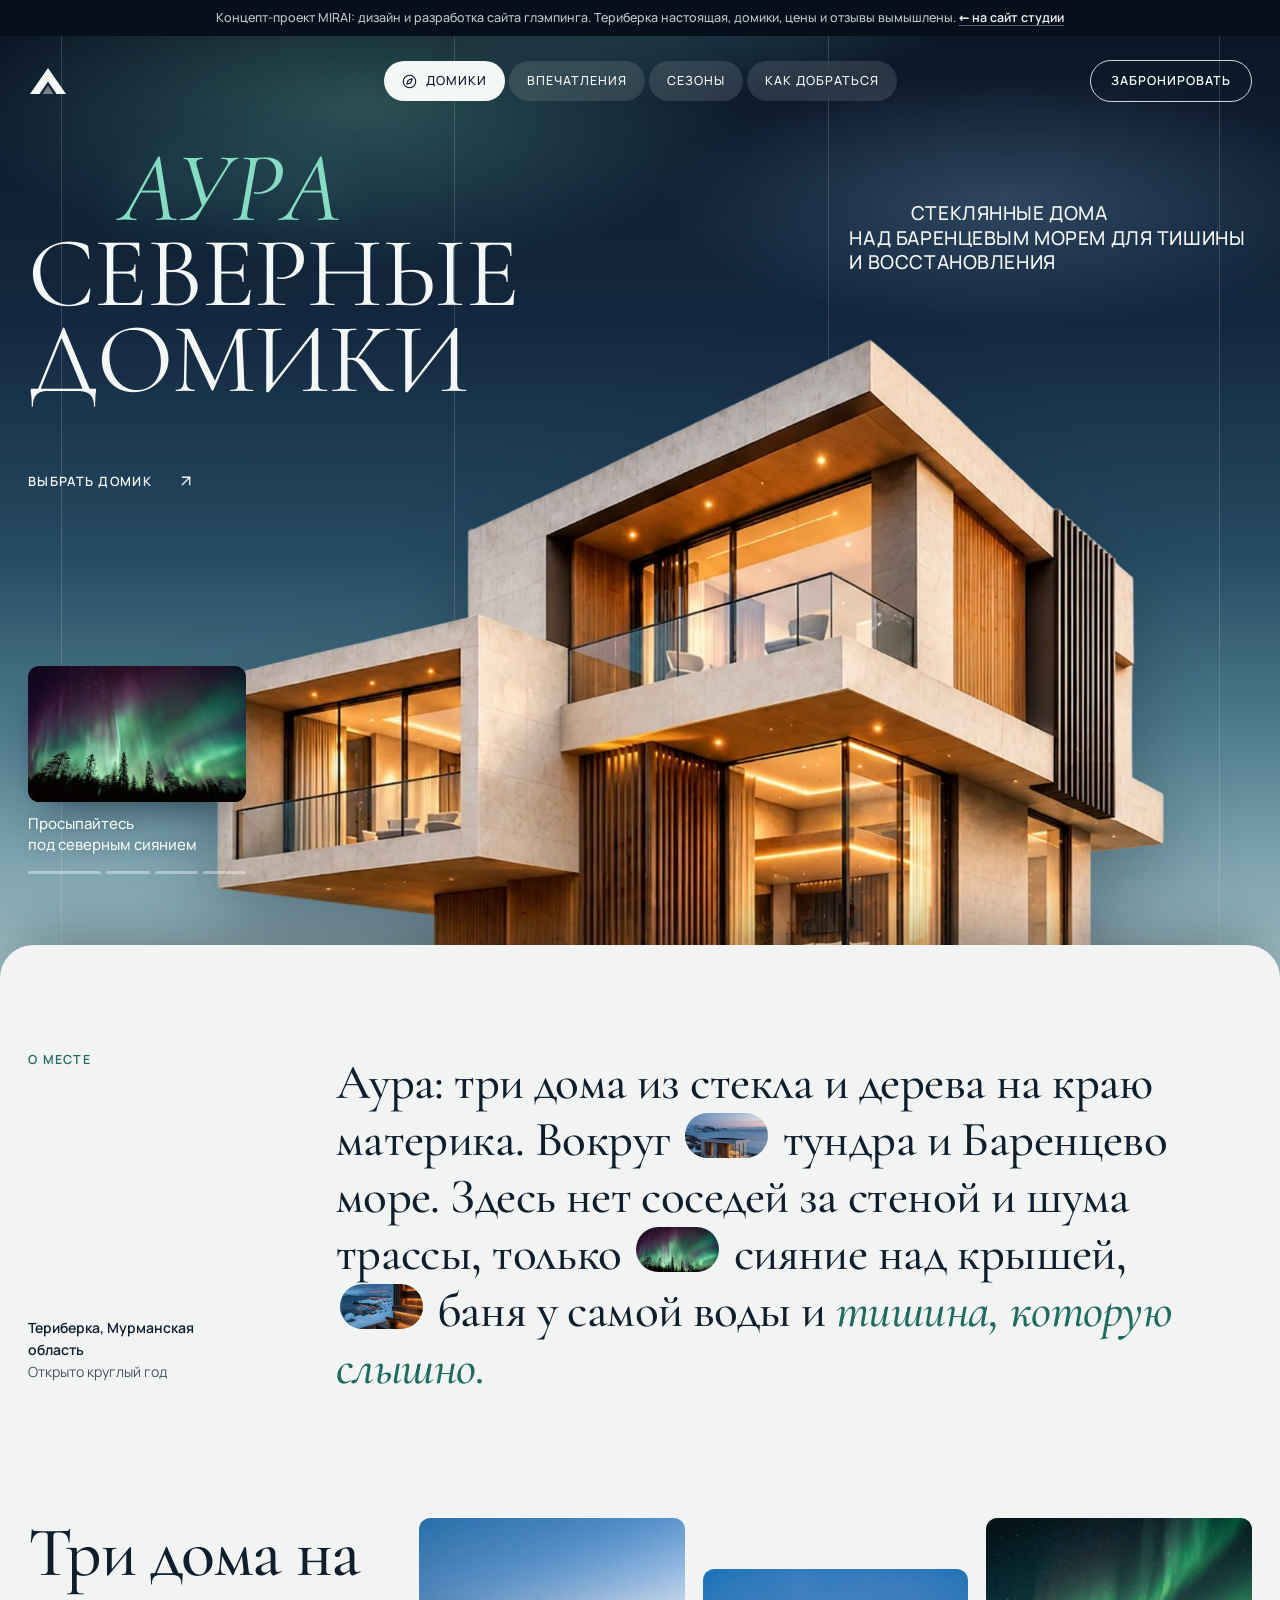
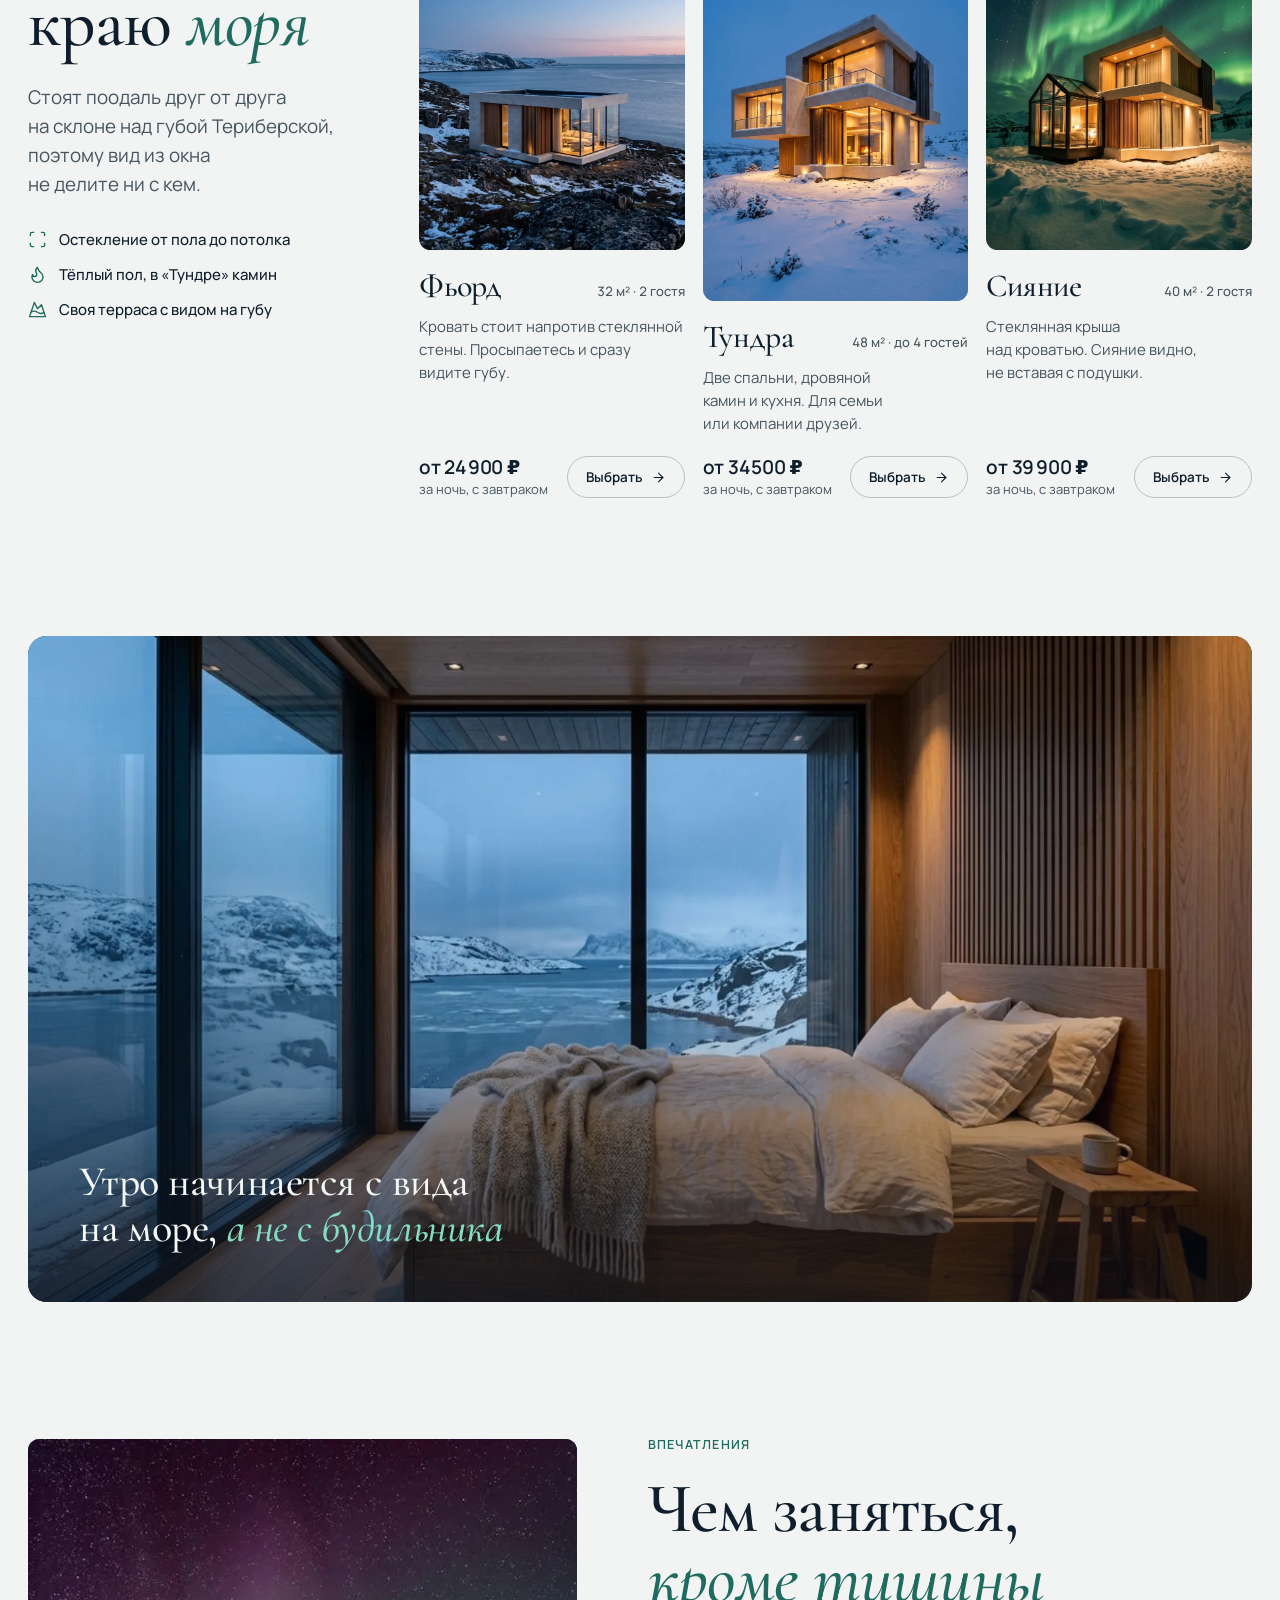
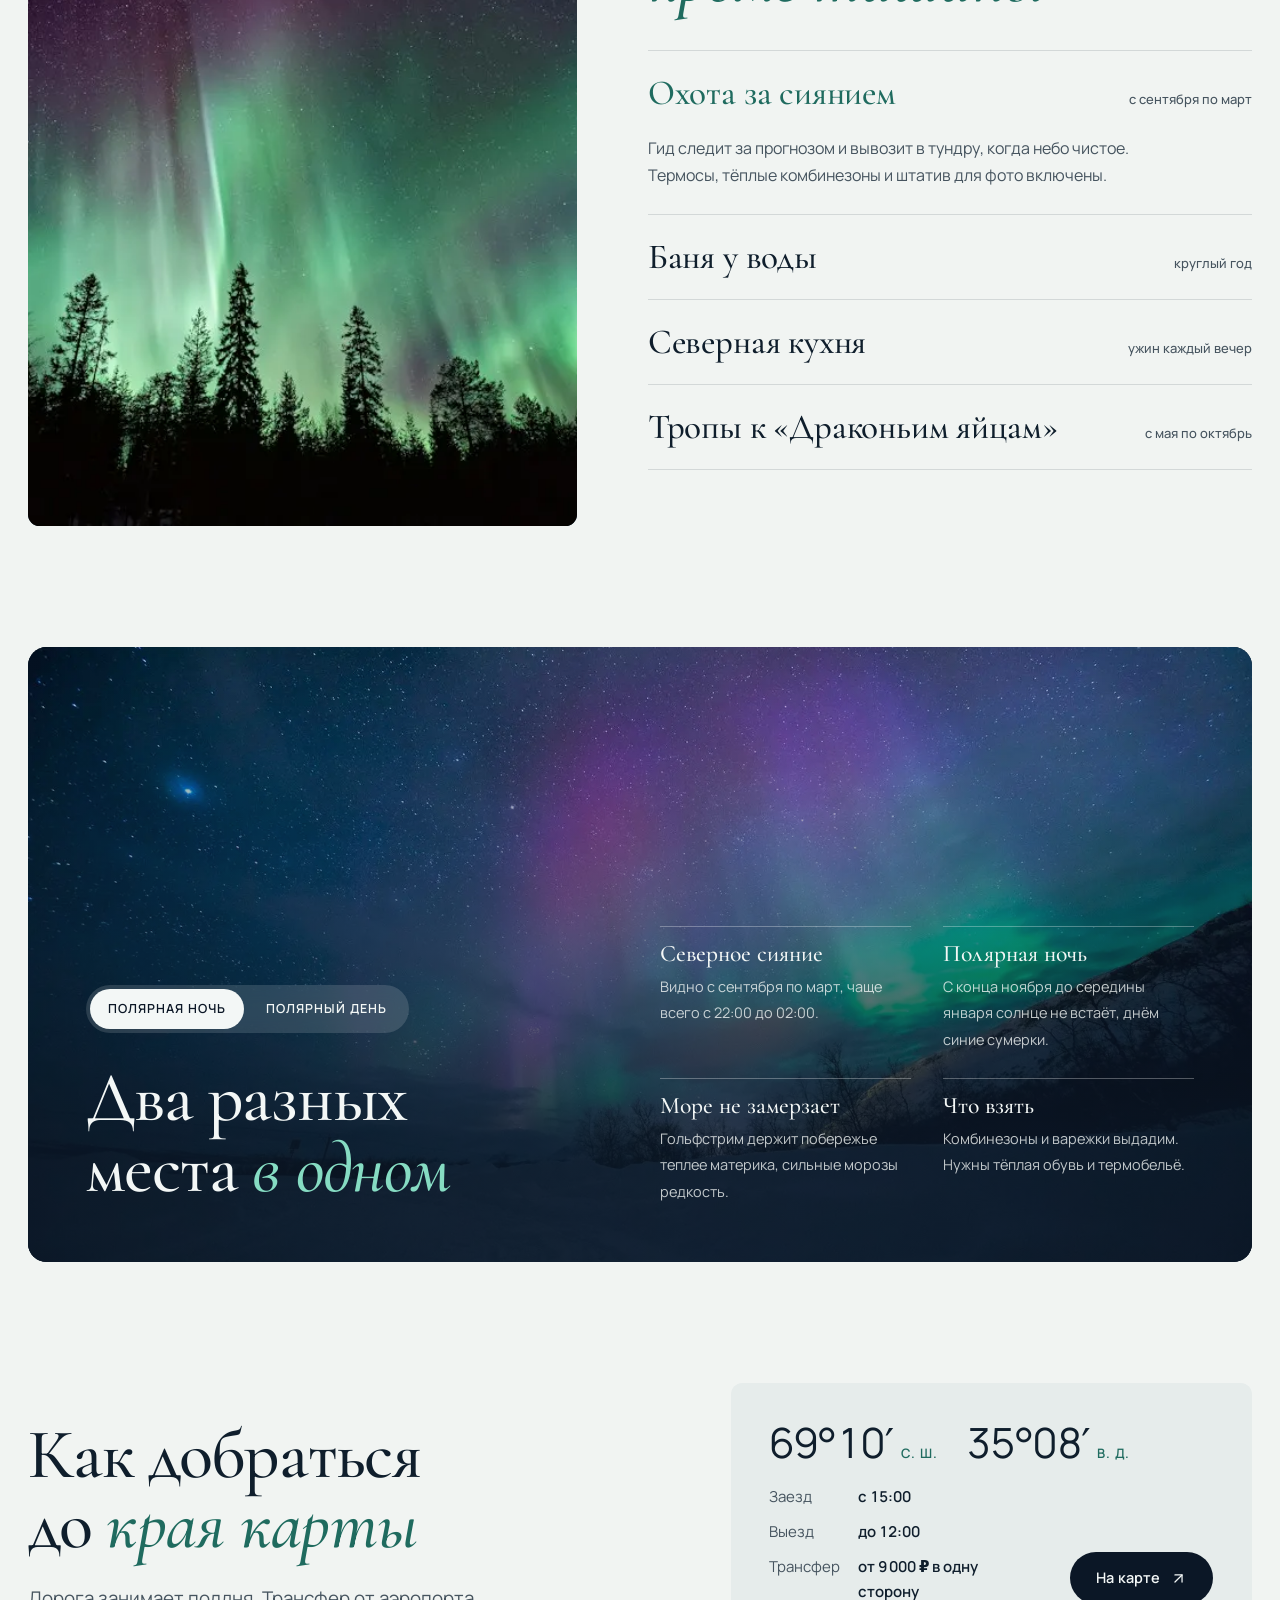
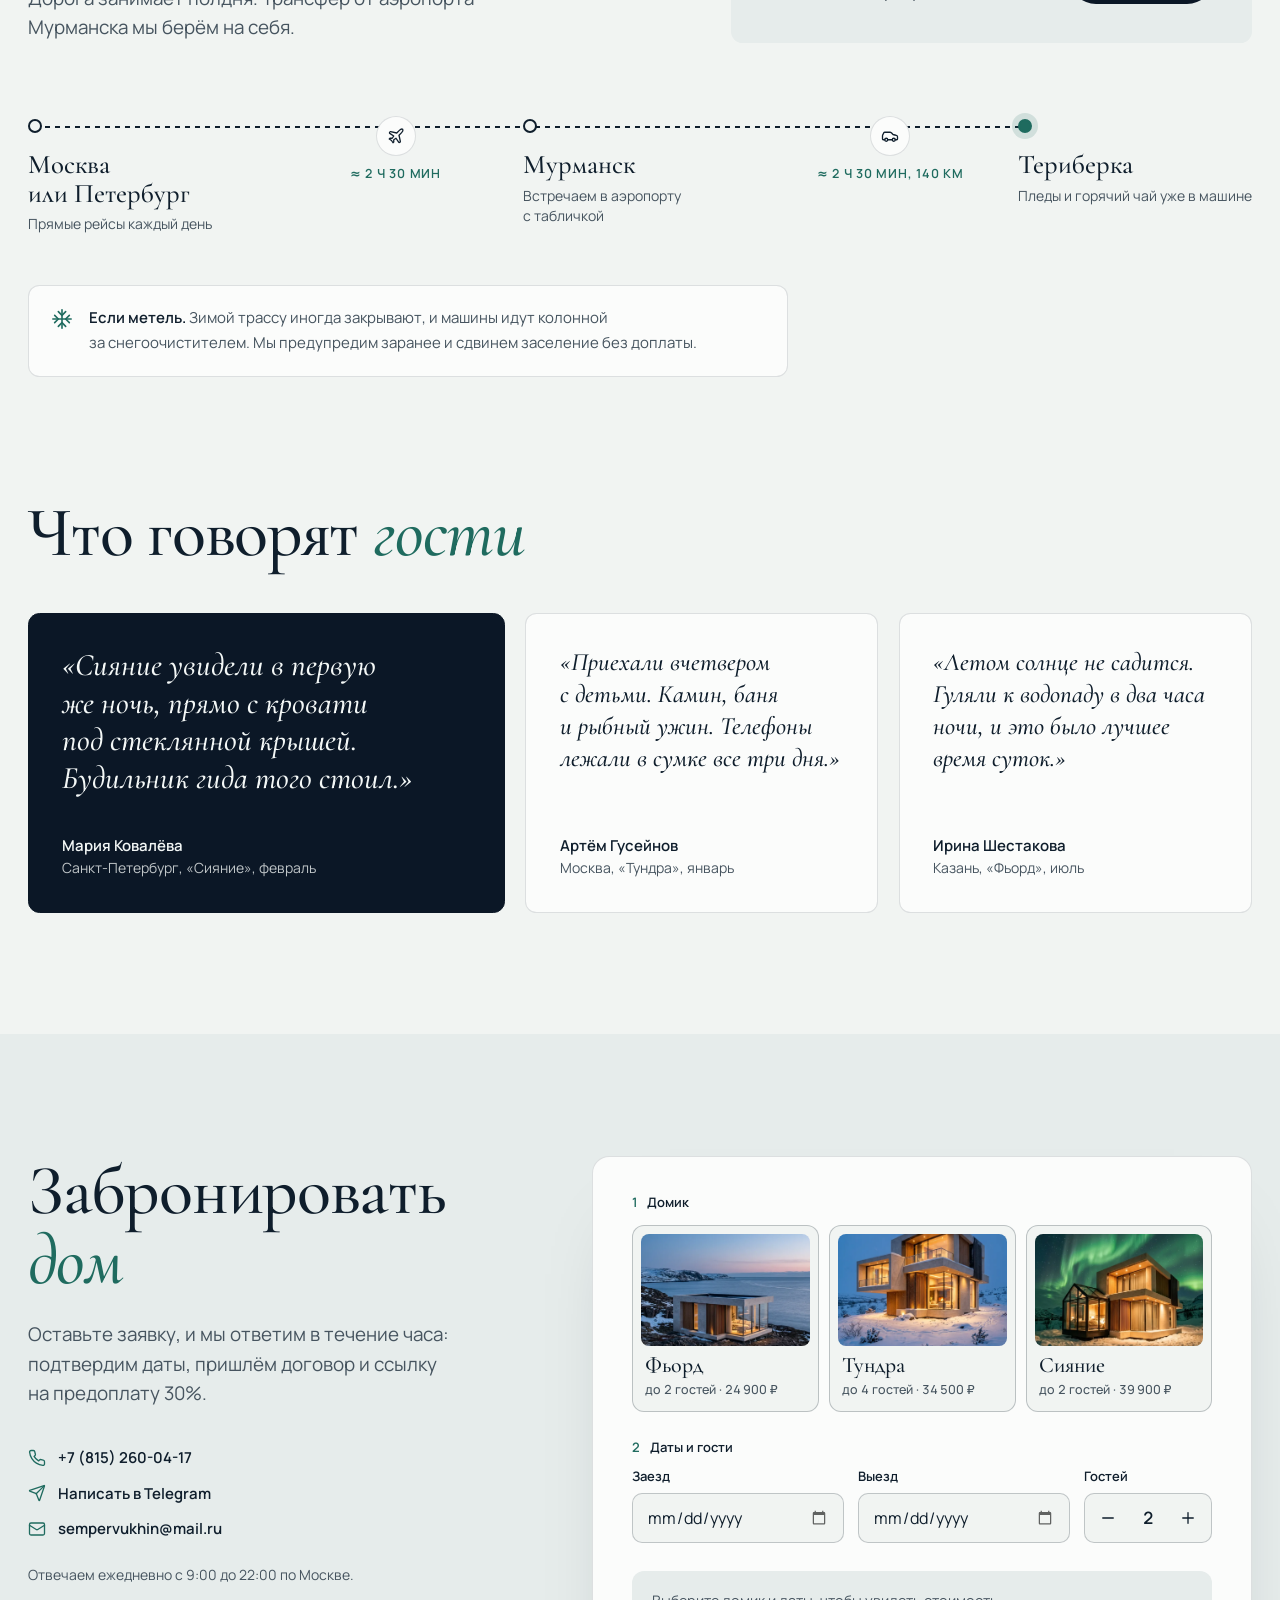
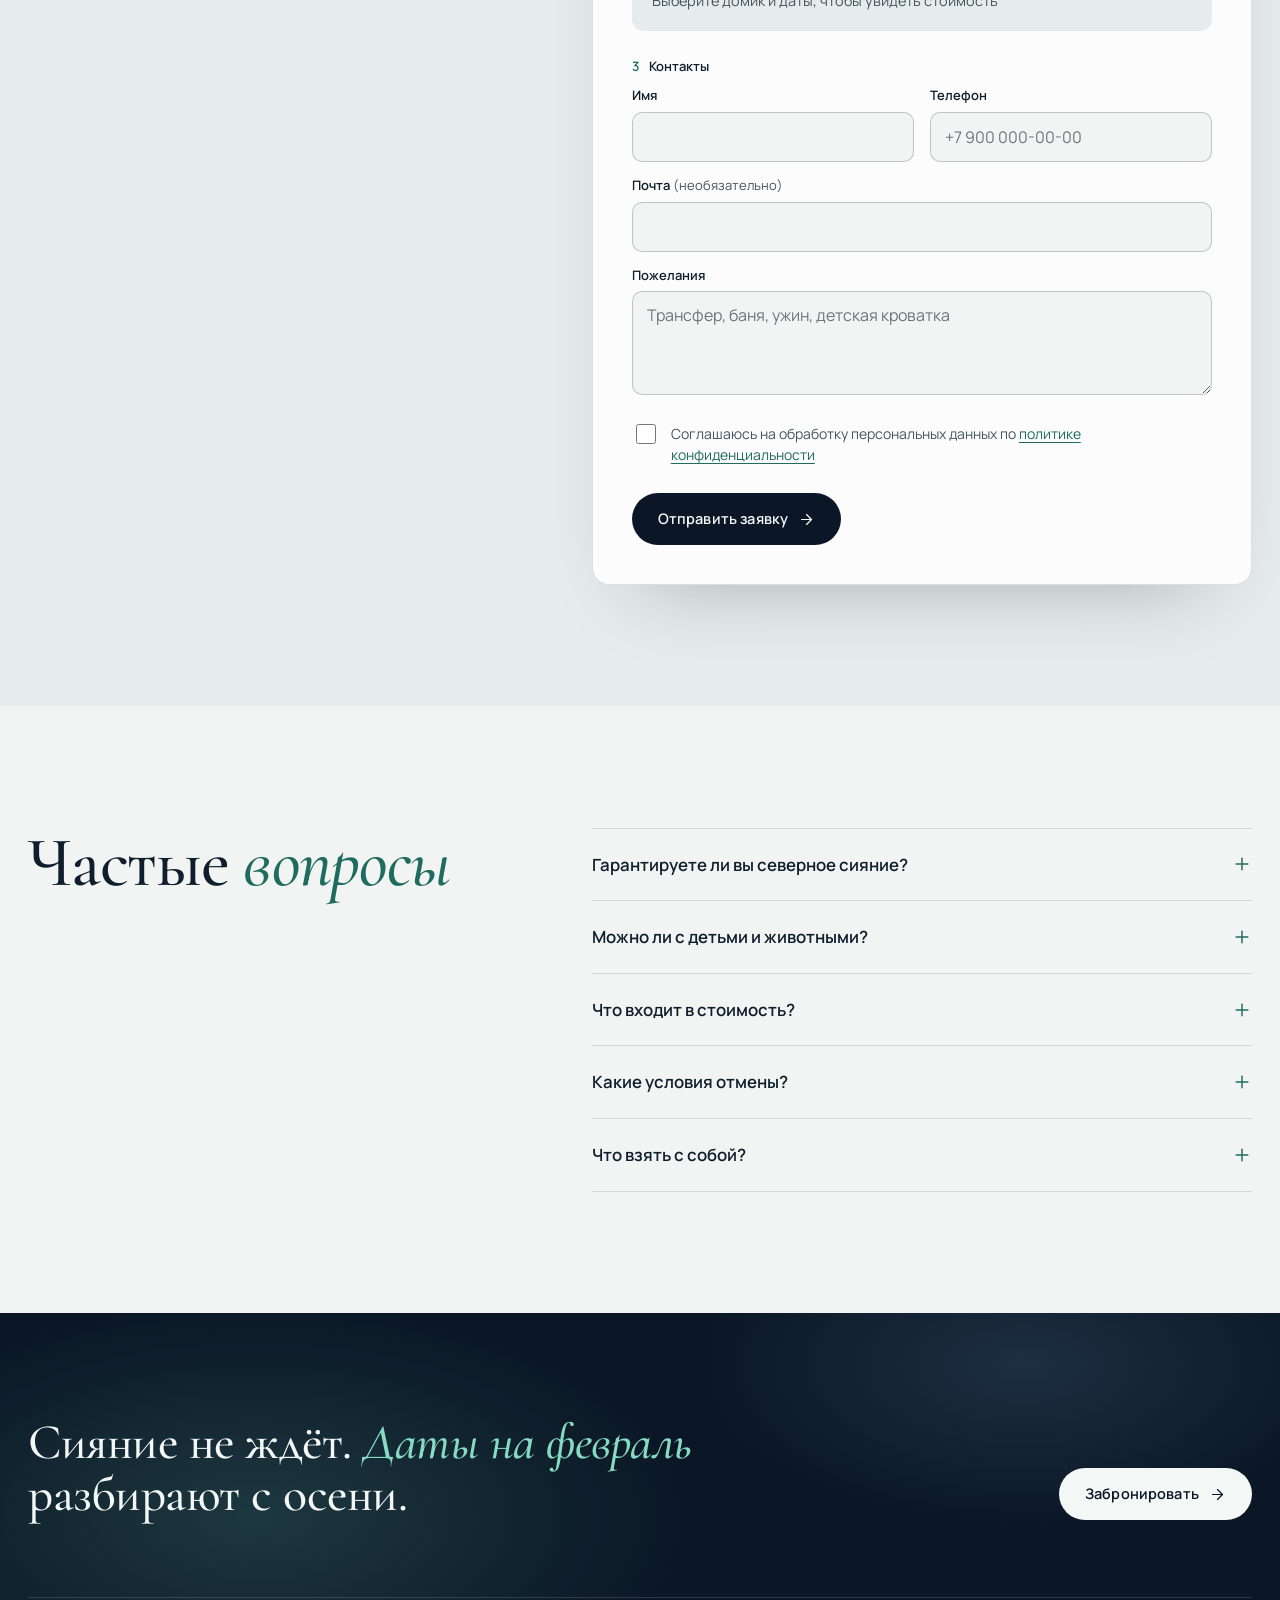
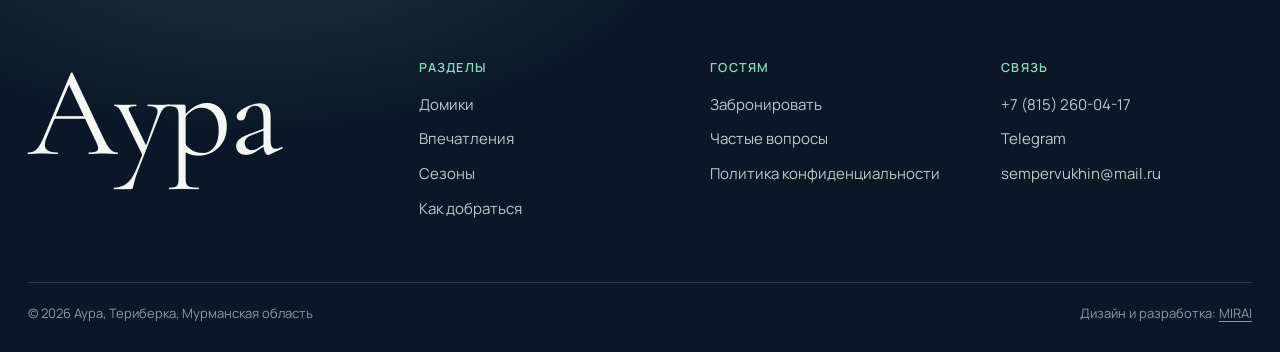
<file: works/aura/index.html>
<!doctype html>
<html lang="ru">
<head>
<meta charset="utf-8">
<meta name="viewport" content="width=device-width, initial-scale=1, viewport-fit=cover">
<title>Аура Териберка</title>
<meta name="description" content="Три стеклянных дома над Баренцевым морем в Териберке. Северное сияние, баня у воды, северная кухня. Бронирование онлайн.">
<meta name="theme-color" content="#0b1726">
<meta property="og:title" content="Аура: стеклянные дома в Териберке">
<meta property="og:description" content="Три дома из стекла и дерева на краю материка.">
<script>document.documentElement.classList.add('js')</script>
<style>
@font-face {
  font-family: 'Cormorant Garamond';
  font-style: italic;
  font-weight: 400;
  font-display: swap;
  src: url(fonts/b554abc2d0.woff2) format('woff2');
  unicode-range: U+0301, U+0400-045F, U+0490-0491, U+04B0-04B1, U+2116;
}

@font-face {
  font-family: 'Cormorant Garamond';
  font-style: italic;
  font-weight: 400;
  font-display: swap;
  src: url(fonts/3e2c4175a9.woff2) format('woff2');
  unicode-range: U+0000-00FF, U+0131, U+0152-0153, U+02BB-02BC, U+02C6, U+02DA, U+02DC, U+0304, U+0308, U+0329, U+2000-206F, U+20AC, U+2122, U+2191, U+2193, U+2212, U+2215, U+FEFF, U+FFFD;
}

@font-face {
  font-family: 'Cormorant Garamond';
  font-style: italic;
  font-weight: 500;
  font-display: swap;
  src: url(fonts/b554abc2d0.woff2) format('woff2');
  unicode-range: U+0301, U+0400-045F, U+0490-0491, U+04B0-04B1, U+2116;
}

@font-face {
  font-family: 'Cormorant Garamond';
  font-style: italic;
  font-weight: 500;
  font-display: swap;
  src: url(fonts/3e2c4175a9.woff2) format('woff2');
  unicode-range: U+0000-00FF, U+0131, U+0152-0153, U+02BB-02BC, U+02C6, U+02DA, U+02DC, U+0304, U+0308, U+0329, U+2000-206F, U+20AC, U+2122, U+2191, U+2193, U+2212, U+2215, U+FEFF, U+FFFD;
}

@font-face {
  font-family: 'Cormorant Garamond';
  font-style: normal;
  font-weight: 400;
  font-display: swap;
  src: url(fonts/e1df04190d.woff2) format('woff2');
  unicode-range: U+0301, U+0400-045F, U+0490-0491, U+04B0-04B1, U+2116;
}

@font-face {
  font-family: 'Cormorant Garamond';
  font-style: normal;
  font-weight: 400;
  font-display: swap;
  src: url(fonts/c47ff12887.woff2) format('woff2');
  unicode-range: U+0000-00FF, U+0131, U+0152-0153, U+02BB-02BC, U+02C6, U+02DA, U+02DC, U+0304, U+0308, U+0329, U+2000-206F, U+20AC, U+2122, U+2191, U+2193, U+2212, U+2215, U+FEFF, U+FFFD;
}

@font-face {
  font-family: 'Cormorant Garamond';
  font-style: normal;
  font-weight: 500;
  font-display: swap;
  src: url(fonts/e1df04190d.woff2) format('woff2');
  unicode-range: U+0301, U+0400-045F, U+0490-0491, U+04B0-04B1, U+2116;
}

@font-face {
  font-family: 'Cormorant Garamond';
  font-style: normal;
  font-weight: 500;
  font-display: swap;
  src: url(fonts/c47ff12887.woff2) format('woff2');
  unicode-range: U+0000-00FF, U+0131, U+0152-0153, U+02BB-02BC, U+02C6, U+02DA, U+02DC, U+0304, U+0308, U+0329, U+2000-206F, U+20AC, U+2122, U+2191, U+2193, U+2212, U+2215, U+FEFF, U+FFFD;
}

@font-face {
  font-family: 'Manrope';
  font-style: normal;
  font-weight: 400;
  font-display: swap;
  src: url(fonts/e58febde31.woff2) format('woff2');
  unicode-range: U+0301, U+0400-045F, U+0490-0491, U+04B0-04B1, U+2116;
}

@font-face {
  font-family: 'Manrope';
  font-style: normal;
  font-weight: 400;
  font-display: swap;
  src: url(fonts/938c6e8019.woff2) format('woff2');
  unicode-range: U+0000-00FF, U+0131, U+0152-0153, U+02BB-02BC, U+02C6, U+02DA, U+02DC, U+0304, U+0308, U+0329, U+2000-206F, U+20AC, U+2122, U+2191, U+2193, U+2212, U+2215, U+FEFF, U+FFFD;
}

@font-face {
  font-family: 'Manrope';
  font-style: normal;
  font-weight: 500;
  font-display: swap;
  src: url(fonts/e58febde31.woff2) format('woff2');
  unicode-range: U+0301, U+0400-045F, U+0490-0491, U+04B0-04B1, U+2116;
}

@font-face {
  font-family: 'Manrope';
  font-style: normal;
  font-weight: 500;
  font-display: swap;
  src: url(fonts/938c6e8019.woff2) format('woff2');
  unicode-range: U+0000-00FF, U+0131, U+0152-0153, U+02BB-02BC, U+02C6, U+02DA, U+02DC, U+0304, U+0308, U+0329, U+2000-206F, U+20AC, U+2122, U+2191, U+2193, U+2212, U+2215, U+FEFF, U+FFFD;
}

@font-face {
  font-family: 'Manrope';
  font-style: normal;
  font-weight: 600;
  font-display: swap;
  src: url(fonts/e58febde31.woff2) format('woff2');
  unicode-range: U+0301, U+0400-045F, U+0490-0491, U+04B0-04B1, U+2116;
}

@font-face {
  font-family: 'Manrope';
  font-style: normal;
  font-weight: 600;
  font-display: swap;
  src: url(fonts/938c6e8019.woff2) format('woff2');
  unicode-range: U+0000-00FF, U+0131, U+0152-0153, U+02BB-02BC, U+02C6, U+02DA, U+02DC, U+0304, U+0308, U+0329, U+2000-206F, U+20AC, U+2122, U+2191, U+2193, U+2212, U+2215, U+FEFF, U+FFFD;
}


</style>
<style>
/* Аура. Концепция: полярная ночь сверху, морской туман снизу. Первый экран закреплён, контент выезжает поверх него листом.
   Шрифты: Cormorant Garamond (заголовки, цитаты, курсив как акцент), Manrope (текст и интерфейс). */
:root{
  --night:#0b1726; --night-2:#13283f; --fjord:#254b62; --fog:#cbdad8;
  --mist:#e6eceb; --paper:#f1f4f2; --card:#fbfcfb;
  --ink:#0f1e2c; --ink-soft:#46545f; --on-dark:#f3f7f6; --on-dark-soft:rgba(243,247,246,.78);
  --aurora:#86dcc3; --aurora-deep:#1f6b5f; --error:#b3261e;
  --line:rgba(15,30,44,.13); --line-strong:rgba(15,30,44,.24);

  --serif:"Cormorant Garamond","Cormorant",Georgia,"Times New Roman",serif;
  --sans:"Manrope",system-ui,-apple-system,"Segoe UI",Roboto,Arial,sans-serif;

  /* шкала 13 / 15 / 16 / 18 / 26 / 38 / 56 / 80 / 150 */
  --fs-hero:clamp(46px, calc(28px + 5.6vw), 150px);
  --fs-h2:clamp(40px, calc(14px + 4.4vw), 80px);
  --fs-statement:clamp(28px, calc(12px + 2.9vw), 56px);
  --fs-h3:clamp(28px, calc(18px + 1.1vw), 38px);
  --fs-quote:clamp(22px, calc(16px + .7vw), 27px);
  --fs-lead:clamp(17px, calc(15px + .3vw), 19px);
  --fs-label:12.5px;

  --gutter:clamp(16px,2.2vw,40px);
  --section:clamp(88px,9.5vw,160px);
  --hero-h:clamp(760px,75vw,1240px);
  --overlap:clamp(36px,4vw,64px);
  --ease:cubic-bezier(.2,.7,.2,1);
  --ease-out:cubic-bezier(.16,1,.3,1);
  --r:clamp(10px,.9vw,14px);
  --r-sheet:clamp(24px,2.6vw,40px);
  color-scheme:light;
}
*,*::before,*::after{box-sizing:border-box}
[hidden]{display:none!important}
html{scroll-behavior:smooth;scroll-padding-top:88px;-webkit-text-size-adjust:100%}
body{margin:0;background:var(--night);color:var(--ink);font:400 16px/1.65 var(--sans);-webkit-font-smoothing:antialiased;text-rendering:optimizeLegibility;font-kerning:normal;overflow-x:hidden}
a{color:inherit;text-decoration:none}
img{max-width:100%;display:block}
button{font:inherit;color:inherit;background:none;border:0;cursor:pointer;padding:0}
:focus-visible{outline:2px solid var(--aurora-deep);outline-offset:3px;border-radius:6px}
.hero :focus-visible,.footer :focus-visible,.mini :focus-visible,.seasons :focus-visible{outline-color:var(--aurora)}
.pad{padding-left:max(var(--gutter),env(safe-area-inset-left,0px));padding-right:max(var(--gutter),env(safe-area-inset-right,0px))}
.icon{width:1em;height:1em;flex:none;stroke:currentColor;fill:none;stroke-width:1.75;stroke-linecap:round;stroke-linejoin:round}
.sr-only{position:absolute;width:1px;height:1px;overflow:hidden;clip:rect(0 0 0 0);white-space:nowrap}

/* ---------- типографика ---------- */
.h2{font:500 var(--fs-h2)/1 var(--serif);letter-spacing:-.018em;margin:0;text-wrap:balance}
.h2 em,.statement em{font-style:italic;font-weight:500;color:var(--aurora-deep);letter-spacing:-.01em;padding-right:.04em}
.h3{font:500 var(--fs-h3)/1.02 var(--serif);letter-spacing:-.005em;margin:0}
.lead{font-size:var(--fs-lead);line-height:1.55;color:var(--ink-soft);margin:0;max-width:44ch;text-wrap:pretty}
p{text-wrap:pretty}
.label{font:600 var(--fs-label)/1 var(--sans);letter-spacing:.1em;text-transform:uppercase}
.eyebrow{color:var(--aurora-deep);margin:0 0 22px}

/* ---------- кнопки ---------- */
.btn{display:inline-flex;align-items:center;justify-content:center;gap:10px;height:52px;padding:0 26px;border-radius:999px;background:var(--night);color:var(--on-dark);font:600 14.5px/1 var(--sans);letter-spacing:.01em;transition:background .3s,transform .2s,box-shadow .3s;white-space:nowrap}
.btn:hover{background:var(--fjord);box-shadow:0 10px 24px -12px rgba(11,23,38,.6)}
.btn:active{transform:translateY(1px)}
.btn .icon{font-size:17px;transition:transform .3s var(--ease)}
.btn:hover .icon{transform:translateX(3px)}
.btn-line{display:inline-flex;align-items:center;gap:8px;height:42px;padding:0 18px;border-radius:999px;border:1px solid var(--line-strong);font:600 13.5px/1 var(--sans);color:var(--ink);transition:background .3s,color .3s,border-color .3s;white-space:nowrap}
.btn-line:hover{background:var(--night);border-color:var(--night);color:var(--on-dark)}
.btn-line .icon{font-size:15px}

/* =========================================================
   HERO: закреплён, контент выезжает поверх
   ========================================================= */
.hero{position:sticky;top:min(0px, calc(100dvh - var(--hero-h)));height:var(--hero-h);overflow:hidden;display:flex;flex-direction:column;color:var(--on-dark);z-index:0;
  background:linear-gradient(180deg,#0b1726 0%,#13283f 30%,#254b62 54%,#4e7a8c 72%,#84a9b3 88%,#a9c2c6 100%)}
.aurora-sky{position:absolute;inset:-10% -5% 30%;pointer-events:none;opacity:.95;
  background:radial-gradient(40% 30% at 30% 22%,rgba(110,205,180,.32),transparent 70%),
             radial-gradient(35% 24% at 76% 34%,rgba(140,190,230,.26),transparent 70%),
             radial-gradient(28% 18% at 54% 8%,rgba(90,180,190,.28),transparent 70%);
  animation:drift 22s ease-in-out infinite alternate}
@keyframes drift{0%{transform:translate3d(-2%,0,0) scale(1)}100%{transform:translate3d(3%,2%,0) scale(1.08)}}
.gridlines{position:absolute;inset:0;pointer-events:none}
.gridlines span{position:absolute;top:0;bottom:0;width:1px;background:rgba(255,255,255,.16);transform-origin:top;animation:grow 1.6s cubic-bezier(.65,0,.35,1) both}
.gridlines span:nth-child(1){left:4.8%}.gridlines span:nth-child(2){left:35.45%;animation-delay:.1s}.gridlines span:nth-child(3){left:64.7%;animation-delay:.2s}.gridlines span:nth-child(4){left:95.2%;animation-delay:.3s}
@keyframes grow{from{transform:scaleY(0)}to{transform:scaleY(1)}}
#snow{position:absolute;inset:0;width:100%;height:100%;pointer-events:none;z-index:2}
.house{position:absolute;right:4.8vw;bottom:calc(var(--overlap) * -.15);width:max(83vw,640px);height:auto;z-index:1;pointer-events:none;
  filter:drop-shadow(0 30px 40px rgba(11,23,38,.35));animation:rise 4.2s cubic-bezier(.22,.61,.24,1) .2s both}
@keyframes rise{0%{opacity:0;transform:translateY(70%) scale(1.06)}25%{opacity:1}100%{opacity:1;transform:none}}

.header{position:relative;z-index:10;display:grid;grid-template-columns:1fr auto 1fr;gap:12px;align-items:center;padding-top:24px}
.logo{display:inline-flex;align-items:center;gap:12px;font:500 26px/1 var(--serif);letter-spacing:.02em}
.nav{display:flex;gap:4px}
.pill{display:inline-flex;align-items:center;gap:9px;height:40px;padding:0 18px;border-radius:999px;font:500 12.5px/1 var(--sans);letter-spacing:.08em;text-transform:uppercase;white-space:nowrap;
  background:rgba(255,255,255,.12);-webkit-backdrop-filter:blur(8px);backdrop-filter:blur(8px);transition:background .3s var(--ease),transform .2s}
.pill:hover{background:rgba(255,255,255,.26)}
.pill:active{transform:translateY(1px)}
.pill.is-solid{background:var(--on-dark);color:var(--night)}
.pill .icon{font-size:15px}
.right{display:flex;justify-content:flex-end;align-items:center;gap:10px}
.btn-ghost{display:inline-flex;align-items:center;height:42px;padding:0 20px;border-radius:999px;border:1px solid rgba(243,247,246,.85);font:600 12.5px/1 var(--sans);letter-spacing:.08em;text-transform:uppercase;transition:background .3s,color .3s;white-space:nowrap}
.btn-ghost:hover{background:var(--on-dark);color:var(--night)}
.burger{display:none;width:44px;height:44px;border-radius:50%;background:rgba(255,255,255,.16);-webkit-backdrop-filter:blur(8px);backdrop-filter:blur(8px);align-items:center;justify-content:center;font-size:20px}
.dropdown{position:absolute;top:78px;right:max(var(--gutter),env(safe-area-inset-right,0px));left:max(var(--gutter),env(safe-area-inset-left,0px));z-index:20;display:flex;flex-direction:column;gap:6px;padding:10px;border-radius:24px;
  background:rgba(19,40,63,.88);-webkit-backdrop-filter:blur(18px);backdrop-filter:blur(18px);border:1px solid rgba(255,255,255,.22)}
.dropdown .pill{height:48px}
.fade-down{animation:fadeDown .8s var(--ease) both}
@keyframes fadeDown{from{opacity:0;transform:translateY(-14px)}to{opacity:1;transform:none}}

.headline-row{position:relative;z-index:3;display:flex;flex-wrap:wrap;align-items:flex-start;column-gap:24px;padding-top:clamp(28px,3.4vw,60px)}
.h1{margin:0;font:400 var(--fs-hero)/.86 var(--serif);text-transform:uppercase;letter-spacing:-.012em}
.h1>span{display:block}
.h1>span:first-child{padding-left:.92em}
.h1 .brand{font-style:italic;color:var(--aurora);letter-spacing:.01em;text-shadow:0 0 .5em rgba(134,220,195,.35),0 0 1.4em rgba(134,220,195,.18)}
.tagline{margin:clamp(24px,4.3vw,80px) 0 0 auto;max-width:21em;font:500 clamp(13px,calc(7px + .95vw),20px)/1.3 var(--sans);letter-spacing:.03em;text-transform:uppercase;text-indent:3.2em}
.tagline .w{text-indent:0}
.explore{position:relative;z-index:3;padding-top:clamp(36px,5vw,90px)}
.explore a{display:inline-flex;align-items:center;gap:clamp(14px,2vw,28px);font:600 clamp(12.5px,1vw,15px)/1 var(--sans);letter-spacing:.1em;text-transform:uppercase;transition:opacity .3s}
.explore a:hover{opacity:.75}
.explore .icon{font-size:18px;transition:transform .3s var(--ease)}
.explore a:hover .icon{transform:translate(2px,-2px)}

.concept{position:relative;z-index:6;background:#070f1a;color:#b9c9cc;font:500 12.5px/1.45 var(--sans);text-align:center;padding-top:calc(9px + env(safe-area-inset-top,0px));padding-bottom:9px;text-wrap:balance}
.concept a{color:var(--on-dark);font-weight:600;white-space:nowrap;text-decoration:underline;text-decoration-color:rgba(243,247,246,.35);text-underline-offset:3px;transition:color .2s}
.concept a:hover{color:var(--aurora)}
/* истории */
.story{position:absolute;z-index:4;left:max(var(--gutter),env(safe-area-inset-left,0px));bottom:calc(var(--overlap) + clamp(28px,5vw,96px));width:clamp(180px,17vw,290px);animation:cardIn 1s var(--ease) 2s both}
@keyframes cardIn{from{opacity:0;transform:translateY(30px) scale(.97)}to{opacity:1;transform:none}}
.story-box{position:relative;aspect-ratio:1.6;border-radius:var(--r);overflow:hidden;background:var(--fjord);touch-action:pan-y;cursor:grab;box-shadow:0 18px 40px -18px rgba(11,23,38,.7)}
.slide{position:absolute;inset:0;width:100%;height:100%;object-fit:cover;opacity:0;transform:scale(1.08);transition:opacity .9s var(--ease),transform 6s linear;user-select:none}
.slide.on{opacity:1;transform:scale(1)}
.caption{margin:12px 0 0;font:500 clamp(13px,calc(8px + .55vw),16px)/1.35 var(--sans);text-wrap:balance;transition:opacity .3s var(--ease);text-shadow:0 1px 12px rgba(11,23,38,.35)}
.caption.swap{opacity:0}
.bars{display:flex;gap:5px;margin-top:10px;transform-origin:left;animation:barsIn .9s var(--ease) 2.55s both}
@keyframes barsIn{from{transform:scaleX(0)}to{transform:scaleX(1)}}
.bar{flex:1;height:16px;position:relative;transition:flex .6s var(--ease)}
.bar::before,.bar::after{content:"";position:absolute;left:0;right:0;top:50%;height:3px;margin-top:-1.5px;border-radius:2px}
.bar::before{background:rgba(255,255,255,.38)}
.bar::after{background:var(--on-dark);transform-origin:left;transform:scaleX(var(--p,0))}
.bar.on{flex:1.7}.bar.done::after{--p:1}
.bar:hover::before{background:rgba(255,255,255,.6)}

.w{display:inline-block}
.js .w{opacity:0;transform:translateY(.45em);filter:blur(10px)}
.play .w,.js .w.auto{animation:wordIn var(--d,1s) var(--ease) var(--t,0s) both}
@keyframes wordIn{to{opacity:1;transform:none;filter:blur(0)}}

/* =========================================================
   ЛИСТ КОНТЕНТА
   ========================================================= */
.sheet{position:relative;z-index:5;margin-top:calc(var(--overlap) * -1);background:var(--paper);border-radius:var(--r-sheet) var(--r-sheet) 0 0;box-shadow:0 -30px 60px -20px rgba(11,23,38,.35)}

/* манифест */
.intro{padding-block:calc(var(--section) * .9) var(--section);display:grid;grid-template-columns:minmax(160px,.28fr) minmax(0,1fr);gap:clamp(24px,4vw,72px)}
.statement{font:500 var(--fs-statement)/1.16 var(--serif);letter-spacing:-.012em;margin:0;max-width:22em;color:var(--ink)}
.js .statement .mw{opacity:.16;transition:opacity .35s linear}
.js .statement .mw.lit{opacity:1}
.chip{display:inline-block;width:1.7em;height:.92em;border-radius:999px;vertical-align:-.06em;object-fit:cover;margin:0 .08em;box-shadow:inset 0 0 0 1px rgba(15,30,44,.1)}
.intro-meta{display:flex;flex-direction:column;gap:28px}
.intro-meta .eyebrow{margin:0}
.signature{margin-top:auto;font:400 14px/1.55 var(--sans);color:var(--ink-soft);max-width:22ch}
.signature b{display:block;color:var(--ink);font-weight:600}

/* домики */
.cabins{display:grid;grid-template-columns:minmax(260px,.8fr) minmax(0,2fr);gap:clamp(32px,4.5vw,80px);align-items:start;padding-bottom:var(--section)}
.cabins-head{position:sticky;top:110px}
.cabins-head .lead{margin-top:24px;max-width:30ch}
.perks{list-style:none;margin:30px 0 0;padding:0;display:grid;gap:14px;font:500 15px/1.4 var(--sans)}
.perks li{display:flex;align-items:center;gap:12px}
.perks .icon{font-size:19px;color:var(--aurora-deep)}
.cabin-grid{display:grid;grid-template-columns:repeat(3,minmax(0,1fr));gap:clamp(14px,1.4vw,24px);min-width:0}
.cabin{display:flex;flex-direction:column}
.js .cabin{opacity:0;transform:translateY(30px) scale(.97);transition:opacity 1.1s var(--ease),transform 1.1s var(--ease)}
.js .in .cabin{opacity:1;transform:none}
.js .in .cabin:nth-child(2){transition-delay:.15s}.js .in .cabin:nth-child(3){transition-delay:.3s}
.cabin:nth-child(2){margin-top:clamp(0px,4vw,72px)}
.cabin-img{position:relative;aspect-ratio:.8;border-radius:var(--r);overflow:hidden;background:var(--fog)}
.cabin-img img{width:100%;height:100%;object-fit:cover;transition:transform 1.2s var(--ease-out)}
.cabin:hover .cabin-img img{transform:scale(1.05)}
.cabin-title{display:flex;justify-content:space-between;align-items:baseline;gap:12px;margin-top:20px}
.spec{font:500 13px/1 var(--sans);color:var(--ink-soft);white-space:nowrap;font-variant-numeric:lining-nums tabular-nums}
.cabin p{margin:12px 0 0;color:var(--ink-soft);font-size:15px;line-height:1.55;max-width:30ch}
.cabin-meta{display:flex;justify-content:space-between;align-items:flex-end;gap:12px;margin-top:auto;padding-top:20px}
.price{line-height:1.25;font-variant-numeric:lining-nums tabular-nums}
.price b{display:block;font:600 19px/1.2 var(--sans);letter-spacing:-.01em}
.price small{font-size:13px;color:var(--ink-soft)}

/* лента-фото */
.band{position:relative;height:clamp(420px,52vw,760px);overflow:hidden;margin-inline:max(var(--gutter),env(safe-area-inset-left,0px));border-radius:calc(var(--r) * 1.6);background:var(--fjord)}
.band img{position:absolute;inset:-8% 0;width:100%;height:116%;object-fit:cover}
@supports (animation-timeline: view()){
  .band img{animation:parallax linear both;animation-timeline:view();animation-range:cover}
  @keyframes parallax{from{transform:translateY(-6%)}to{transform:translateY(6%)}}
}
.band::after{content:"";position:absolute;inset:0;background:linear-gradient(15deg,rgba(11,23,38,.78) 0%,rgba(11,23,38,.35) 32%,transparent 58%)}
.band figcaption{position:absolute;z-index:1;left:clamp(22px,4vw,64px);bottom:clamp(22px,4vw,60px);right:clamp(22px,4vw,64px);color:var(--on-dark);max-width:18em;font:500 clamp(28px,calc(14px + 2.2vw),48px)/1.08 var(--serif);letter-spacing:-.01em;text-wrap:balance}
.band figcaption em{font-style:italic;color:var(--aurora)}

/* впечатления */
.exp{display:grid;grid-template-columns:minmax(0,1fr) minmax(0,1.1fr);gap:clamp(28px,5.5vw,100px);align-items:start;padding-block:var(--section)}
.exp-media{position:sticky;top:100px;aspect-ratio:4/5;border-radius:var(--r);overflow:hidden;background:var(--fjord)}
.exp-media img{position:absolute;inset:0;width:100%;height:100%;object-fit:cover;opacity:0;transform:scale(1.04);transition:opacity .8s var(--ease),transform 1.4s var(--ease)}
.exp-media img.on{opacity:1;transform:none}
.exp .h2{margin-bottom:36px}
.exp-list{list-style:none;margin:0;padding:0;border-bottom:1px solid var(--line)}
.exp-item{border-top:1px solid var(--line)}
.exp-item button{width:100%;text-align:left;display:grid;grid-template-columns:1fr auto;align-items:baseline;gap:16px;padding:24px 0;color:var(--ink)}
.exp-item .h3{transition:color .3s;font-size:clamp(28px,calc(16px + 1.5vw),40px)}
.exp-item .when{font:500 13px/1.3 var(--sans);color:var(--ink-soft);white-space:nowrap;text-align:right}
.exp-item .body{display:grid;grid-template-rows:0fr;transition:grid-template-rows .5s var(--ease)}
.exp-item .body>div{overflow:hidden}
.exp-item .body p{margin:0 0 26px;color:var(--ink-soft);max-width:50ch}
.exp-item.on .body{grid-template-rows:1fr}
.exp-item.on .h3,.exp-item button:hover .h3{color:var(--aurora-deep)}
.exp-mobile-img{display:none}

/* сезоны */
.seasons-wrap{padding-bottom:var(--section)}
.seasons{position:relative;border-radius:calc(var(--r) * 1.6);overflow:hidden;color:var(--on-dark);min-height:clamp(560px,48vw,720px);display:flex;align-items:flex-end;background:var(--night)}
.seasons>img{position:absolute;inset:0;width:100%;height:100%;object-fit:cover;transition:opacity .9s var(--ease)}
.seasons>img.off{opacity:0}
.seasons::after{content:"";position:absolute;inset:0;background:linear-gradient(180deg,rgba(11,23,38,.08),rgba(11,23,38,.82) 80%)}
.seasons-inner{position:relative;z-index:1;width:100%;padding:clamp(24px,4.5vw,72px);display:grid;grid-template-columns:minmax(0,1fr) minmax(0,1fr);gap:40px;align-items:end}
.tabs{display:inline-flex;gap:4px;padding:4px;border-radius:999px;background:rgba(255,255,255,.14);-webkit-backdrop-filter:blur(8px);backdrop-filter:blur(8px);margin-bottom:30px}
.tab{height:40px;padding:0 18px;border-radius:999px;font:600 12.5px/1 var(--sans);letter-spacing:.08em;text-transform:uppercase;transition:background .3s,color .3s}
.tab[aria-selected="true"]{background:var(--on-dark);color:var(--night)}
.seasons .h2{color:var(--on-dark)}
.seasons .h2 em{color:var(--aurora)}
.season-facts{list-style:none;margin:0;padding:0;display:grid;grid-template-columns:1fr 1fr;gap:26px 32px}
.season-facts li{border-top:1px solid rgba(255,255,255,.3);padding-top:14px;animation:factIn .6s var(--ease) both}
.season-facts li:nth-child(2){animation-delay:.06s}.season-facts li:nth-child(3){animation-delay:.12s}.season-facts li:nth-child(4){animation-delay:.18s}
@keyframes factIn{from{opacity:0;transform:translateY(8px)}to{opacity:1;transform:none}}
.season-facts b{display:block;font:500 clamp(23px,calc(16px + .6vw),28px)/1.1 var(--serif);margin-bottom:6px}
.season-facts span{font-size:14.5px;line-height:1.55;color:var(--on-dark-soft)}

/* маршрут */
.route{padding-bottom:var(--section)}
.route-top{display:grid;grid-template-columns:minmax(0,1.2fr) minmax(0,1fr);gap:clamp(32px,6vw,110px);align-items:end}
.route-top .lead{margin-top:24px}
.coords{background:var(--mist);border-radius:var(--r);padding:clamp(26px,3vw,40px);display:grid;grid-template-columns:1fr auto;gap:22px 28px;align-items:end}
.coords .big{grid-column:1/-1;display:flex;flex-wrap:wrap;gap:6px 28px;font:300 clamp(34px,calc(16px + 2vw),50px)/1 var(--sans);letter-spacing:-.035em;font-variant-numeric:lining-nums tabular-nums;color:var(--ink)}
.coords .big span{display:inline-flex;align-items:baseline;gap:8px;white-space:nowrap}
.coords .big small{font:600 13px/1 var(--sans);letter-spacing:.06em;text-transform:uppercase;color:var(--aurora-deep)}
.coords dl{margin:0;display:grid;grid-template-columns:auto 1fr;gap:10px 18px;font-size:15px;font-variant-numeric:lining-nums tabular-nums}
.coords dt{color:var(--ink-soft)}
.coords dd{margin:0;font-weight:600}
.journey{position:relative;--jg:clamp(16px,2vw,28px);margin-top:clamp(48px,6vw,88px);display:grid;grid-template-columns:auto minmax(80px,1fr) auto minmax(80px,1fr) auto;align-items:start;gap:0 var(--jg)}
.journey::before{content:"";position:absolute;top:0;left:var(--l0,7px);width:var(--lw,0px);height:14px;background:linear-gradient(90deg,var(--ink) 50%,transparent 0) 0 50%/10px 1.5px repeat-x;transform-origin:left;transform:scaleX(0);transition:transform 1.6s var(--ease-out)}
.journey.in::before{transform:scaleX(1)}
.stop{position:relative;display:flex;flex-direction:column;gap:6px;max-width:15em}
.stop .dot{position:relative;z-index:1}
.stop .dot{width:14px;height:14px;border-radius:50%;border:2px solid var(--ink);background:var(--paper);margin-bottom:12px}
.stop.final .dot{background:var(--aurora-deep);border-color:var(--aurora-deep);box-shadow:0 0 0 6px rgba(31,107,95,.15)}
.stop b{font:500 clamp(24px,calc(14px + 1vw),32px)/1.05 var(--serif)}
.stop small{font-size:14px;color:var(--ink-soft);line-height:1.45}
.leg{position:relative;padding-top:0;display:flex;flex-direction:column;align-items:center;gap:10px;color:var(--ink-soft)}
.leg::before{content:"";align-self:stretch;height:14px}
.leg .ico{display:grid;place-items:center;width:40px;height:40px;border-radius:50%;background:var(--card);border:1px solid var(--line);font-size:18px;color:var(--ink);margin-top:-27px;position:relative}
.leg span{font:600 12.5px/1.3 var(--sans);letter-spacing:.06em;text-transform:uppercase;color:var(--aurora-deep);text-align:center}
.note{margin-top:clamp(36px,4vw,56px);display:flex;gap:16px;align-items:flex-start;padding:20px 22px;border-radius:var(--r);background:var(--card);border:1px solid var(--line);max-width:760px}
.note .icon{font-size:22px;color:var(--aurora-deep);margin-top:2px}
.note p{margin:0;color:var(--ink-soft);font-size:15px}
.note b{color:var(--ink)}

/* отзывы */
.reviews{padding-bottom:var(--section)}
.reviews .h2{margin-bottom:44px}
.quote-row{display:grid;grid-template-columns:1.35fr 1fr 1fr;gap:clamp(12px,1.6vw,24px)}
.quote{margin:0;background:var(--card);border:1px solid var(--line);border-radius:var(--r);padding:clamp(24px,2.6vw,38px);display:flex;flex-direction:column;justify-content:space-between;gap:32px;min-height:300px}
.quote.big{background:var(--night);color:var(--on-dark);border-color:var(--night)}
.quote blockquote{margin:0;font:italic 500 var(--fs-quote)/1.28 var(--serif);text-wrap:pretty}
.quote.big blockquote{font-size:clamp(26px,calc(16px + 1.2vw),36px);line-height:1.2}
.quote figcaption{font-size:14px;line-height:1.5;color:var(--ink-soft)}
.quote.big figcaption{color:var(--on-dark-soft)}
.quote figcaption b{display:block;color:var(--ink);font-weight:600;font-size:15px}
.quote.big figcaption b{color:var(--on-dark)}

/* бронирование */
.booking-sec{background:var(--mist);padding-block:var(--section)}
.booking{display:grid;grid-template-columns:minmax(0,.85fr) minmax(0,1.15fr);gap:clamp(32px,6vw,110px);align-items:start}
.booking-intro{position:sticky;top:110px}
.booking .lead{margin-top:24px}
.contact-lines{margin-top:40px;display:grid;gap:16px;font:600 15px/1.3 var(--sans)}
.contact-lines a{display:inline-flex;align-items:center;gap:12px;width:fit-content}
.contact-lines a:hover{color:var(--aurora-deep)}
.contact-lines .icon{font-size:18px;color:var(--aurora-deep)}
.hours{margin-top:24px;font-size:14px;color:var(--ink-soft)}
form{display:grid;gap:28px;background:var(--card);border:1px solid var(--line);border-radius:calc(var(--r) * 1.5);padding:clamp(22px,3vw,44px);box-shadow:0 40px 80px -50px rgba(15,30,44,.35)}
fieldset{border:0;margin:0;padding:0;min-width:0}
legend{padding:0;margin-bottom:14px;font:600 13px/1.2 var(--sans);color:var(--ink);display:flex;gap:10px;align-items:baseline}
legend .n{font-variant-numeric:lining-nums;color:var(--aurora-deep)}
.pick{display:grid;grid-template-columns:repeat(3,minmax(0,1fr));gap:10px}
.pick label{position:relative;display:flex;flex-direction:column;gap:8px;padding:8px 8px 12px;border-radius:12px;border:1px solid var(--line-strong);cursor:pointer;transition:border-color .2s,box-shadow .2s,background .2s;background:var(--paper)}
.pick input{position:absolute;opacity:0;pointer-events:none}
.pick img{aspect-ratio:1.5;width:100%;object-fit:cover;border-radius:8px}
.pick .pt{display:flex;flex-direction:column;gap:6px;padding-inline:4px}
.pick b{font:500 22px/1 var(--serif)}
.pick small{font:500 12.5px/1.3 var(--sans);color:var(--ink-soft);font-variant-numeric:lining-nums tabular-nums}
.pick label:hover{border-color:var(--ink-soft)}
.pick input:checked+img{outline:0}
.pick label:has(input:checked){border-color:var(--aurora-deep);box-shadow:0 0 0 1px var(--aurora-deep) inset;background:var(--card)}
.pick label:has(input:focus-visible){outline:2px solid var(--aurora-deep);outline-offset:2px}
.pick .tick{position:absolute;top:14px;right:14px;width:24px;height:24px;border-radius:50%;background:var(--aurora-deep);color:var(--on-dark);display:grid;place-items:center;font-size:14px;opacity:0;transform:scale(.6);transition:opacity .2s,transform .2s var(--ease)}
.pick label:has(input:checked) .tick{opacity:1;transform:none}
.row{display:grid;grid-template-columns:1fr 1fr auto;gap:12px 14px;align-items:end}
.row2{display:grid;grid-template-columns:1fr 1fr;gap:16px}
.field{display:flex;flex-direction:column;gap:8px;min-width:0}
.field.full{grid-column:1/-1}
.field label,.gl{font:600 13px/1.2 var(--sans);color:var(--ink)}
.hint{font-weight:400;color:var(--ink-soft)}
input,select,textarea{font:400 16px/1.4 var(--sans);color:var(--ink);background:var(--paper);border:1px solid rgba(15,30,44,.22);border-radius:10px;padding:12px 14px;min-height:50px;width:100%;transition:border-color .2s,box-shadow .2s;font-variant-numeric:lining-nums}
textarea{min-height:104px;resize:vertical}
input[type="date"]{-webkit-appearance:none;appearance:none;display:block;height:50px;min-width:0;line-height:1.4;text-align:left}
input[type="date"]::-webkit-date-and-time-value{text-align:left;margin:0}
input[type="date"]::-webkit-calendar-picker-indicator{opacity:.6;cursor:pointer}
input::placeholder,textarea::placeholder{color:#69757f}
input:focus,select:focus,textarea:focus{outline:none;border-color:var(--aurora-deep);box-shadow:0 0 0 3px rgba(31,107,95,.18)}
.invalid input{border-color:var(--error)}
.err{font-size:13px;color:var(--error);line-height:1.4}
.err:empty,.gnote:empty{display:none}
.gnote{margin:10px 0 0;font-size:13.5px;line-height:1.45;color:var(--ink-soft)}
.stepper{align-self:flex-start;display:inline-flex;align-items:center;height:50px;border:1px solid rgba(15,30,44,.22);border-radius:10px;background:var(--paper);overflow:hidden}
.stepper button{width:46px;height:100%;display:grid;place-items:center;font-size:18px;color:var(--ink);transition:background .2s}
.stepper button:hover:not(:disabled){background:var(--mist)}
.stepper button:disabled{color:#a4adb4;cursor:not-allowed}
.stepper output{min-width:34px;text-align:center;font:600 17px/1 var(--sans);font-variant-numeric:lining-nums tabular-nums}
.summary{border-radius:12px;background:var(--mist);padding:18px 20px;display:grid;gap:10px;font-variant-numeric:lining-nums tabular-nums}
.summary .ln{display:flex;justify-content:space-between;gap:16px;font-size:14.5px;color:var(--ink-soft)}
.summary .tot{display:flex;justify-content:space-between;align-items:baseline;gap:16px;padding-top:12px;border-top:1px solid var(--line)}
.summary .tot span{font:600 14px/1.2 var(--sans);color:var(--ink)}
.summary .tot b{font:600 32px/1 var(--serif)}
.summary .empty{font-size:14.5px;color:var(--ink-soft)}
.check{display:flex;gap:12px;align-items:flex-start;font:400 14px/1.5 var(--sans);color:var(--ink-soft);cursor:pointer}
.check input{width:20px;height:20px;min-height:0;margin-top:1px;flex:none;accent-color:var(--aurora-deep);padding:0}
.check a{color:var(--aurora-deep);text-decoration:underline;text-underline-offset:3px}
.submit-row{display:flex;align-items:center;gap:16px;flex-wrap:wrap}
.btn[disabled]{opacity:.6;cursor:progress}
.status{font-size:14px;line-height:1.5;margin:0}
.status.ok{color:var(--aurora-deep);font-weight:600}
.status.bad{color:var(--error)}
.hp{position:absolute;left:-9999px;width:1px;height:1px;opacity:0}

/* вопросы */
.faq{display:grid;grid-template-columns:minmax(0,.85fr) minmax(0,1.15fr);gap:clamp(32px,6vw,110px);padding-block:var(--section);align-items:start}
.faq-list{border-bottom:1px solid var(--line)}
details{border-top:1px solid var(--line)}
summary{list-style:none;cursor:pointer;display:flex;justify-content:space-between;align-items:center;gap:20px;padding:24px 0;font:600 clamp(16px,calc(13px + .3vw),18px)/1.4 var(--sans);transition:color .2s}
summary:hover{color:var(--aurora-deep)}
summary::-webkit-details-marker{display:none}
summary .icon{font-size:20px;transition:transform .3s var(--ease);color:var(--aurora-deep)}
details[open] summary .icon{transform:rotate(45deg)}
details p{margin:0 0 24px;color:var(--ink-soft);max-width:58ch}

/* подвал */
.footer{position:relative;overflow:hidden;background:var(--night);color:#dfe8ea;padding-block:clamp(72px,8vw,120px) calc(28px + env(safe-area-inset-bottom,0px))}
.footer::before{content:"";position:absolute;inset:-40% -10% auto;height:120%;pointer-events:none;background:radial-gradient(40% 40% at 25% 60%,rgba(110,205,180,.18),transparent 70%),radial-gradient(30% 30% at 75% 40%,rgba(140,190,230,.14),transparent 70%)}
.footer>*{position:relative}
.footer-cta{display:flex;justify-content:space-between;align-items:flex-end;gap:32px;flex-wrap:wrap;padding-bottom:clamp(48px,6vw,88px);border-bottom:1px solid rgba(255,255,255,.14)}
.footer-cta p{margin:0;font:500 clamp(30px,calc(14px + 2.8vw),58px)/1.05 var(--serif);color:var(--on-dark);max-width:14em;letter-spacing:-.01em}
.footer-cta p em{font-style:italic;color:var(--aurora)}
.footer-cta .btn{background:var(--on-dark);color:var(--night)}
.footer-cta .btn:hover{background:var(--aurora)}
.footer-top{display:grid;grid-template-columns:minmax(0,1.4fr) repeat(3,minmax(0,1fr));gap:40px;padding-top:clamp(40px,5vw,72px)}
.wordmark{font:400 clamp(72px,10vw,150px)/.82 var(--serif);letter-spacing:-.02em;color:var(--on-dark);margin:0}
.footer h3{color:var(--aurora);margin:0 0 18px}
.footer ul{list-style:none;margin:0;padding:0;display:grid;gap:10px;font-size:15px;color:var(--on-dark-soft)}
.footer a:hover{color:var(--aurora)}
.footer-bottom{margin-top:60px;padding-top:20px;border-top:1px solid rgba(255,255,255,.14);display:flex;justify-content:space-between;gap:16px;flex-wrap:wrap;font-size:13px;color:rgba(223,232,234,.62)}

/* компактная шапка и мобильная панель */
.mini{position:fixed;top:0;left:0;right:0;z-index:50;display:flex;justify-content:space-between;align-items:center;gap:16px;padding-top:calc(10px + env(safe-area-inset-top,0px));padding-bottom:10px;
  background:rgba(11,23,38,.82);-webkit-backdrop-filter:blur(14px);backdrop-filter:blur(14px);color:var(--on-dark);transform:translateY(-110%);transition:transform .5s var(--ease)}
.mini.show{transform:none}
.mini .links{display:flex;gap:28px;font:500 14px/1 var(--sans)}
.mini .links a{opacity:.82;transition:opacity .2s,color .2s}
.mini .links a:hover,.mini .links a.cur{opacity:1;color:var(--aurora)}
.mini .btn{height:40px;background:var(--on-dark);color:var(--night)}
.mini .btn:hover{background:var(--aurora)}
.mini-burger{display:none;width:42px;height:42px;border-radius:50%;background:rgba(255,255,255,.14);align-items:center;justify-content:center;font-size:20px;color:var(--on-dark)}
.mini-drop{position:fixed;z-index:49;top:calc(64px + env(safe-area-inset-top,0px));left:max(16px,env(safe-area-inset-left,0px));right:max(16px,env(safe-area-inset-right,0px));display:flex;flex-direction:column;gap:6px;padding:10px;border-radius:24px;
  background:rgba(19,40,63,.94);-webkit-backdrop-filter:blur(18px);backdrop-filter:blur(18px);border:1px solid rgba(255,255,255,.2);color:var(--on-dark);animation:fadeDown .35s var(--ease) both}
.mini-drop .pill{height:48px}

.js .reveal{opacity:0;transform:translateY(28px);transition:opacity 1s var(--ease),transform 1s var(--ease)}
.js .reveal.in{opacity:1;transform:none}

/* ---------- адаптив ---------- */
@media (max-width:1100px){
  .mini .links{display:none}
  .cabins{grid-template-columns:1fr}
  .cabins-head{position:static}
  .cabin:nth-child(2){margin-top:0}
  .quote-row{grid-template-columns:1fr 1fr}
  .quote.big{grid-column:1/-1}
}
@media (max-width:860px){
  :root{--hero-h:clamp(620px,calc(100svh - 64px),820px)}
  .nav,.header .btn-ghost{display:none}
  .burger{display:inline-flex}
  .header{grid-template-columns:1fr auto}
  .intro{grid-template-columns:1fr}
  .chip{display:none}
  .signature{display:none}
  .exp{grid-template-columns:1fr}
  .exp-media{display:none}
  .exp-mobile-img{display:block;aspect-ratio:16/10;border-radius:var(--r);overflow:hidden;margin-bottom:8px;background:var(--fjord)}
  .exp-mobile-img img{width:100%;height:100%;object-fit:cover}
  .seasons-inner,.route-top,.booking,.faq{grid-template-columns:1fr}
  .booking-intro{position:static}
  .footer-top{grid-template-columns:1fr 1fr}
  .footer-top>div:first-child{grid-column:1/-1}
  .mini .btn{display:none}
  .mini-burger{display:inline-flex}
}
@media (max-width:760px){
  .cabin-grid{display:flex;gap:14px;overflow-x:auto;scroll-snap-type:x mandatory;scrollbar-width:none;margin-inline:calc(-1 * max(var(--gutter),env(safe-area-inset-left,0px)));padding-inline:max(var(--gutter),env(safe-area-inset-left,0px));scroll-padding-inline:max(var(--gutter),env(safe-area-inset-left,0px))}
  .cabin-grid::-webkit-scrollbar{display:none}
  .cabin{flex:0 0 80%;scroll-snap-align:start}
  .tagline{margin-left:0;text-indent:0;max-width:24em}
  .story{display:none}
  .house{width:168vw;right:-18vw;bottom:0}
  .explore a{height:48px;padding:0 22px;border-radius:999px;background:var(--on-dark);color:var(--night);letter-spacing:.06em}
  .explore a:hover{opacity:1;background:var(--aurora)}
  .explore{padding-top:30px}
  .season-facts{grid-template-columns:1fr}
  .exp-item button{grid-template-columns:1fr;gap:6px}
  .exp-item .when{text-align:left}
  .coords{grid-template-columns:1fr}
  .journey{grid-template-columns:1fr;gap:0}
  .leg{flex-direction:row;align-items:center;gap:14px;padding:14px 0 14px 4px;margin-left:2px}
  .journey::before{display:none}
  .leg::before{position:absolute;left:5px;top:0;bottom:0;width:1.5px;height:auto;background:linear-gradient(180deg,var(--ink) 50%,transparent 0) 50% 0/1.5px 10px repeat-y;transform-origin:top;transform:scaleY(0);transition:transform 1s var(--ease-out)}
  .in .leg::before{transform:scaleY(1)}
  .leg .ico{margin:0 0 0 22px}
  .leg span{text-align:left}
  .stop{flex-direction:row;flex-wrap:wrap;align-items:baseline;column-gap:14px;max-width:none}
  .stop .dot{margin:0;flex:none;align-self:center}
  .stop small{flex-basis:100%;padding-left:28px}
  .row{grid-template-columns:1fr 1fr}
  .row .field:last-child{grid-column:1/-1}
  .row2{grid-template-columns:1fr}
  .pick{grid-template-columns:1fr}
  .pick label{flex-direction:row;align-items:center;gap:14px;padding:8px 12px 8px 8px}
  .pick img{width:84px;flex:none}
  .pick .tick{top:50%;margin-top:-12px}
  .quote-row{grid-template-columns:1fr}
  .quote{min-height:0}
  .footer-cta .btn{width:100%}
}
@media (prefers-reduced-motion:reduce){
  *,*::before,*::after{animation-duration:.01ms!important;animation-delay:0s!important;transition-duration:.01ms!important;scroll-behavior:auto!important}
  .js .w,.js .reveal,.js .cabin{opacity:1;transform:none;filter:none}
  .js .statement .mw{opacity:1}
  .hero{position:relative;top:auto}
}
</style>
<meta property="og:image" content="https://qweqwasdd.github.io/MIRAI/works/aura/img/og.jpg">
<meta property="og:image:width" content="1200">
<meta property="og:image:height" content="630">
<meta name="twitter:card" content="summary_large_image">
</head>
<body>

<div class="mini pad" id="mini" aria-hidden="true">
  <a href="#top" class="logo" tabindex="-1"><svg width="40" height="30" viewBox="0 0 40 30" fill="none" aria-hidden="true"><path d="M20 2L38 28H28.5L20 15.5L11.5 28H2L20 2Z" fill="currentColor"/><path d="M20 19.5L25.5 28H14.5L20 19.5Z" fill="currentColor" fill-opacity=".45"/></svg>Аура</a>
  <nav class="links" aria-label="Разделы">
    <a href="#cabins" tabindex="-1">Домики</a><a href="#experiences" tabindex="-1">Впечатления</a><a href="#seasons" tabindex="-1">Сезоны</a><a href="#route" tabindex="-1">Как добраться</a><a href="#faq" tabindex="-1">Вопросы</a>
  </nav>
  <a href="#booking" class="btn" tabindex="-1">Забронировать</a>
  <button class="mini-burger" id="miniBurger" tabindex="-1" aria-expanded="false" aria-controls="miniDrop" aria-label="Открыть меню"><i data-icon="menu"></i></button>
</div>
<nav class="mini-drop" id="miniDrop" aria-label="Меню" hidden>
  <a href="#cabins" class="pill">Домики</a><a href="#experiences" class="pill">Впечатления</a><a href="#seasons" class="pill">Сезоны</a><a href="#route" class="pill">Как добраться</a><a href="#faq" class="pill">Вопросы</a><a href="#booking" class="pill is-solid">Забронировать</a>
</nav>

<div class="concept pad">Концепт-проект MIRAI: дизайн и разработка сайта глэмпинга. Териберка настоящая, домики, цены и отзывы вымышлены. <a href="../../">← на сайт студии</a></div>
<section class="hero" id="top" aria-label="Аура, Териберка">
  <div class="aurora-sky" aria-hidden="true"></div>
  <div class="gridlines" aria-hidden="true"><span></span><span></span><span></span><span></span></div>
  <canvas id="snow" aria-hidden="true"></canvas>
  <img class="house" data-img="house" alt="Стеклянный дом Аура с панорамными окнами" fetchpriority="high">

  <header class="header pad">
    <a href="#top" class="logo fade-down" style="animation-delay:.1s" aria-label="Аура, на главную"><svg width="40" height="30" viewBox="0 0 40 30" fill="none" aria-hidden="true"><path d="M20 2L38 28H28.5L20 15.5L11.5 28H2L20 2Z" fill="currentColor"/><path d="M20 19.5L25.5 28H14.5L20 19.5Z" fill="currentColor" fill-opacity=".45"/></svg></a>
    <nav class="nav" aria-label="Основная навигация">
      <a href="#cabins" class="pill is-solid fade-down" style="animation-delay:.2s"><i data-icon="compass"></i>Домики</a>
      <a href="#experiences" class="pill fade-down" style="animation-delay:.28s">Впечатления</a>
      <a href="#seasons" class="pill fade-down" style="animation-delay:.36s">Сезоны</a>
      <a href="#route" class="pill fade-down" style="animation-delay:.44s">Как добраться</a>
    </nav>
    <div class="right">
      <a href="#booking" class="btn-ghost fade-down" style="animation-delay:.6s">Забронировать</a>
      <button class="burger fade-down" style="animation-delay:.65s" id="burger" aria-expanded="false" aria-controls="dropdown" aria-label="Открыть меню"><i data-icon="menu"></i></button>
    </div>
  </header>
  <div class="dropdown" id="dropdown" hidden>
    <a href="#cabins" class="pill is-solid"><i data-icon="compass"></i>Домики</a>
    <a href="#experiences" class="pill">Впечатления</a>
    <a href="#seasons" class="pill">Сезоны</a>
    <a href="#route" class="pill">Как добраться</a>
    <a href="#booking" class="pill">Забронировать</a>
  </div>

  <div class="headline-row pad">
    <h1 class="h1">
      <span class="brand"><span class="w auto" style="--t:.55s">Аура</span></span>
      <span><span class="w auto" style="--t:.75s">Северные</span></span>
      <span><span class="w auto" style="--t:.95s">домики</span></span>
    </h1>
    <p class="tagline" data-words="1.15" data-step=".06" data-dur=".7s">Стеклянные дома над Баренцевым морем для тишины и восстановления</p>
  </div>

  <div class="explore pad">
    <a href="#cabins"><span class="w auto" style="--t:1.85s;--d:.8s">Выбрать домик</span><i data-icon="arrow-up-right"></i></a>
  </div>

  <div class="story" id="story" aria-roledescription="слайдер" aria-label="Один день в Ауре">
    <div class="story-box" id="storyBox">
      <img class="slide on" data-img="expAurora" alt="Северное сияние над еловым лесом" draggable="false">
      <img class="slide" data-img="banya" alt="Баня с панорамным окном на море" draggable="false">
      <img class="slide" data-img="kitchen" alt="Камчатский краб с морошкой" draggable="false">
      <img class="slide" data-img="interior" alt="Спальня с видом на губу" draggable="false">
    </div>
    <p class="caption" id="storyCap" aria-live="polite" data-words="2.15" data-step=".06" data-dur=".7s">Просыпайтесь под северным сиянием</p>
    <div class="bars" id="bars" role="tablist" aria-label="Выбрать историю">
      <button class="bar on" role="tab" aria-selected="true" aria-label="Северное сияние"></button><button class="bar" role="tab" aria-selected="false" aria-label="Баня"></button><button class="bar" role="tab" aria-selected="false" aria-label="Ужин"></button><button class="bar" role="tab" aria-selected="false" aria-label="Утро в доме"></button>
    </div>
  </div>
</section>

<div class="sheet">
<main>
  <section class="intro pad" aria-label="О месте">
    <div class="intro-meta">
      <p class="eyebrow label">О месте</p>
      <p class="signature"><b>Териберка, Мурманская область</b>Открыто круглый год</p>
    </div>
    <p class="statement" id="statement">Аура: три дома из стекла и дерева на краю материка. Вокруг <img class="chip" data-img="cabin1" alt=""> тундра и Баренцево море. Здесь нет соседей за стеной и шума трассы, только <img class="chip" data-img="expAurora" alt=""> сияние над крышей, <img class="chip" data-img="banya" alt=""> баня у самой воды и <em>тишина, которую слышно.</em></p>
  </section>

  <section class="cabins pad" id="cabins" aria-labelledby="cabins-title">
    <div class="cabins-head" id="cabinsHead">
      <h2 class="h2" id="cabins-title"><span class="w" style="--d:.9s">Три</span> <span class="w" style="--d:.9s;--t:.08s">дома</span> <span class="w" style="--d:.9s;--t:.16s">на</span> <span class="w" style="--d:.9s;--t:.24s">краю</span> <em class="w" style="--d:.9s;--t:.32s">моря</em></h2>
      <p class="lead">Стоят поодаль друг от друга на склоне над губой Териберской, поэтому вид из окна не делите ни с кем.</p>
      <ul class="perks">
        <li><i data-icon="scan"></i>Остекление от пола до потолка</li>
        <li><i data-icon="flame"></i>Тёплый пол, в «Тундре» камин</li>
        <li><i data-icon="mountain-snow"></i>Своя терраса с видом на губу</li>
      </ul>
    </div>
    <div class="cabin-grid" id="cabinGrid">
      <article class="cabin">
        <div class="cabin-img"><img loading="lazy" data-img="cabin1" alt="Стеклянный дом на скалистом склоне над морской губой"></div>
        <div class="cabin-title"><h3 class="h3">Фьорд</h3><span class="spec">32 м² · 2 гостя</span></div>
        <p>Кровать стоит напротив стеклянной стены. Просыпаетесь и сразу видите губу.</p>
        <div class="cabin-meta"><span class="price"><b>от 24 900 ₽</b><small>за ночь, с завтраком</small></span><a href="#booking" class="btn-line" data-cabin="fjord" aria-label="Выбрать домик Фьорд">Выбрать<i data-icon="arrow-right"></i></a></div>
      </article>
      <article class="cabin">
        <div class="cabin-img"><img loading="lazy" data-img="cabin2" alt="Большой дом с камином на заснеженном холме"></div>
        <div class="cabin-title"><h3 class="h3">Тундра</h3><span class="spec">48 м² · до 4 гостей</span></div>
        <p>Две спальни, дровяной камин и кухня. Для семьи или компании друзей.</p>
        <div class="cabin-meta"><span class="price"><b>от 34 500 ₽</b><small>за ночь, с завтраком</small></span><a href="#booking" class="btn-line" data-cabin="tundra" aria-label="Выбрать домик Тундра">Выбрать<i data-icon="arrow-right"></i></a></div>
      </article>
      <article class="cabin">
        <div class="cabin-img"><img loading="lazy" data-img="cabin3" alt="Дом со стеклянной крышей под северным сиянием"></div>
        <div class="cabin-title"><h3 class="h3">Сияние</h3><span class="spec">40 м² · 2 гостя</span></div>
        <p>Стеклянная крыша над кроватью. Сияние видно, не вставая с подушки.</p>
        <div class="cabin-meta"><span class="price"><b>от 39 900 ₽</b><small>за ночь, с завтраком</small></span><a href="#booking" class="btn-line" data-cabin="aurora" aria-label="Выбрать домик Сияние">Выбрать<i data-icon="arrow-right"></i></a></div>
      </article>
    </div>
  </section>

  <figure class="band reveal" aria-label="Интерьер дома">
    <img loading="lazy" data-img="interior" alt="Спальня с панорамным окном на заснеженную губу">
    <figcaption>Утро начинается с вида на море, <em>а не с будильника</em></figcaption>
  </figure>

  <section class="exp pad" id="experiences" aria-labelledby="exp-title">
    <div class="exp-media" aria-hidden="true">
      <img class="on" data-img="expAurora" alt="">
      <img data-img="banya" alt="">
      <img data-img="kitchen" alt="">
      <img data-img="trail" alt="">
    </div>
    <div class="reveal">
      <p class="eyebrow label">Впечатления</p>
      <h2 class="h2" id="exp-title">Чем заняться, <em>кроме тишины</em></h2>
      <div class="exp-mobile-img"><img id="expMobile" data-img="expAurora" alt=""></div>
      <ul class="exp-list" id="expList">
        <li class="exp-item on">
          <button aria-expanded="true"><span class="h3">Охота за сиянием</span><span class="when">с сентября по март</span></button>
          <div class="body"><div><p>Гид следит за прогнозом и вывозит в тундру, когда небо чистое. Термосы, тёплые комбинезоны и штатив для фото включены.</p></div></div>
        </li>
        <li class="exp-item">
          <button aria-expanded="false"><span class="h3">Баня у воды</span><span class="when">круглый год</span></button>
          <div class="body"><div><p>Кедровая баня с панорамным окном в двадцати шагах от моря и купель с солёной водой. Банщик проводит ритуал с северными травами.</p></div></div>
        </li>
        <li class="exp-item">
          <button aria-expanded="false"><span class="h3">Северная кухня</span><span class="when">ужин каждый вечер</span></button>
          <div class="body"><div><p>Камчатский краб, треска из утреннего улова, морошка и ягель. Шеф собирает меню из того, что сегодня привезли рыбаки.</p></div></div>
        </li>
        <li class="exp-item">
          <button aria-expanded="false"><span class="h3">Тропы к «Драконьим яйцам»</span><span class="when">с мая по октябрь</span></button>
          <div class="body"><div><p>Пешие маршруты к водопаду и пляжу с круглыми валунами. Зимой те же места на снегоступах.</p></div></div>
        </li>
      </ul>
    </div>
  </section>

  <section class="seasons-wrap pad" id="seasons" aria-labelledby="seasons-title">
    <div class="seasons reveal">
      <img id="sImgNight" data-img="night" alt="Северное сияние над горами">
      <img id="sImgDay" class="off" data-img="day" alt="Солнце над горными вершинами">
      <div class="seasons-inner">
        <div>
          <div class="tabs" role="tablist" aria-label="Сезон">
            <button class="tab" role="tab" aria-selected="true" aria-controls="sPanel" id="tNight">Полярная ночь</button>
            <button class="tab" role="tab" aria-selected="false" aria-controls="sPanel" id="tDay">Полярный день</button>
          </div>
          <h2 class="h2" id="seasons-title">Два разных места <em>в одном</em></h2>
        </div>
        <ul class="season-facts" id="sPanel" role="tabpanel" aria-labelledby="tNight"></ul>
      </div>
    </div>
  </section>

  <section class="route pad" id="route" aria-labelledby="route-title">
    <div class="route-top">
      <div class="reveal">
        <h2 class="h2" id="route-title">Как добраться до <em>края карты</em></h2>
        <p class="lead">Дорога занимает полдня. Трансфер от аэропорта Мурманска мы берём на себя.</p>
      </div>
      <div class="coords reveal" aria-label="Координаты и время заселения">
        <div class="big"><span>69°10′<small>с. ш.</small></span><span>35°08′<small>в. д.</small></span></div>
        <dl>
          <dt>Заезд</dt><dd>с 15:00</dd>
          <dt>Выезд</dt><dd>до 12:00</dd>
          <dt>Трансфер</dt><dd>от 9 000 ₽ в одну сторону</dd>
        </dl>
        <a class="btn" href="https://yandex.ru/maps/?ll=35.14%2C69.165&z=11&text=%D0%A2%D0%B5%D1%80%D0%B8%D0%B1%D0%B5%D1%80%D0%BA%D0%B0" target="_blank" rel="noopener">На карте<i data-icon="arrow-up-right"></i></a>
      </div>
    </div>
    <div class="journey reveal" aria-label="Маршрут">
      <div class="stop"><span class="dot"></span><b>Москва или Петербург</b><small>Прямые рейсы каждый день</small></div>
      <div class="leg"><span class="ico"><i data-icon="plane"></i></span><span>≈ 2 ч 30 мин</span></div>
      <div class="stop"><span class="dot"></span><b>Мурманск</b><small>Встречаем в аэропорту с табличкой</small></div>
      <div class="leg"><span class="ico"><i data-icon="car"></i></span><span>≈ 2 ч 30 мин, 140 км</span></div>
      <div class="stop final"><span class="dot"></span><b>Териберка</b><small>Пледы и горячий чай уже в машине</small></div>
    </div>
    <div class="note reveal"><i data-icon="snowflake"></i><p><b>Если метель.</b> Зимой трассу иногда закрывают, и машины идут колонной за снегоочистителем. Мы предупредим заранее и сдвинем заселение без доплаты.</p></div>
  </section>

  <section class="reviews pad" aria-labelledby="rev-title">
    <h2 class="h2 reveal" id="rev-title">Что говорят <em>гости</em></h2>
    <div class="quote-row reveal">
      <figure class="quote big"><blockquote>«Сияние увидели в первую же ночь, прямо с кровати под стеклянной крышей. Будильник гида того стоил.»</blockquote><figcaption><b>Мария Ковалёва</b>Санкт-Петербург, «Сияние», февраль</figcaption></figure>
      <figure class="quote"><blockquote>«Приехали вчетвером с детьми. Камин, баня и рыбный ужин. Телефоны лежали в сумке все три дня.»</blockquote><figcaption><b>Артём Гусейнов</b>Москва, «Тундра», январь</figcaption></figure>
      <figure class="quote"><blockquote>«Летом солнце не садится. Гуляли к водопаду в два часа ночи, и это было лучшее время суток.»</blockquote><figcaption><b>Ирина Шестакова</b>Казань, «Фьорд», июль</figcaption></figure>
    </div>
  </section>

  <section class="booking-sec pad" id="booking" aria-labelledby="book-title">
    <div class="booking">
      <div class="booking-intro reveal">
        <h2 class="h2" id="book-title">Забронировать <em>дом</em></h2>
        <p class="lead">Оставьте заявку, и мы ответим в течение часа: подтвердим даты, пришлём договор и ссылку на предоплату 30%.</p>
        <div class="contact-lines">
          <a href="tel:+78152600417"><i data-icon="phone"></i>+7 (815) 260-04-17</a>
          <a href="https://t.me/qweqwasdd" target="_blank" rel="noopener"><i data-icon="send"></i>Написать в Telegram</a>
          <a href="mailto:sempervukhin@mail.ru"><i data-icon="mail"></i>sempervukhin@mail.ru</a>
        </div>
        <p class="hours">Отвечаем ежедневно с 9:00 до 22:00 по Москве.</p>
      </div>

      <form id="bookForm" novalidate>
        <input type="text" name="_honey" class="hp" tabindex="-1" autocomplete="off" aria-hidden="true">
        <fieldset>
          <legend><span class="n">1</span>Домик</legend>
          <div class="pick" id="pick" role="radiogroup">
            <label><input type="radio" name="Домик" value="Фьорд" data-key="fjord" data-price="24900" data-max="2"><img data-img="cabin1" alt=""><span class="pt"><b>Фьорд</b><small>до 2 гостей · 24 900 ₽</small></span><span class="tick"><i data-icon="check"></i></span></label>
            <label><input type="radio" name="Домик" value="Тундра" data-key="tundra" data-price="34500" data-max="4"><img data-img="cabin2" alt=""><span class="pt"><b>Тундра</b><small>до 4 гостей · 34 500 ₽</small></span><span class="tick"><i data-icon="check"></i></span></label>
            <label><input type="radio" name="Домик" value="Сияние" data-key="aurora" data-price="39900" data-max="2"><img data-img="cabin3" alt=""><span class="pt"><b>Сияние</b><small>до 2 гостей · 39 900 ₽</small></span><span class="tick"><i data-icon="check"></i></span></label>
          </div>
          <p class="err" id="e-cabin" style="margin:10px 0 0"></p>
        </fieldset>
        <fieldset>
          <legend><span class="n">2</span>Даты и гости</legend>
          <div class="row">
            <div class="field"><label for="f-in">Заезд</label><input type="date" id="f-in" name="Заезд" required><span class="err" id="e-in"></span></div>
            <div class="field"><label for="f-out">Выезд</label><input type="date" id="f-out" name="Выезд" required><span class="err" id="e-out"></span></div>
            <div class="field"><span class="gl" id="g-label">Гостей</span>
              <div class="stepper" role="group" aria-labelledby="g-label"><button type="button" id="gMinus" aria-label="Меньше гостей"><i data-icon="minus"></i></button><output id="gOut" aria-live="polite">2</output><button type="button" id="gPlus" aria-label="Больше гостей"><i data-icon="plus"></i></button></div>
              <input type="hidden" name="Гостей" id="f-guests" value="2">
            </div>
          </div>
          <p class="gnote" id="e-guests" aria-live="polite"></p>
        </fieldset>
        <div class="summary" id="summary" aria-live="polite"><p class="empty" style="margin:0">Выберите даты, чтобы увидеть стоимость</p></div>
        <fieldset>
          <legend><span class="n">3</span>Контакты</legend>
          <div class="row2">
            <div class="field"><label for="f-name">Имя</label><input id="f-name" name="Имя" autocomplete="name" required><span class="err" id="e-name"></span></div>
            <div class="field"><label for="f-phone">Телефон</label><input id="f-phone" name="Телефон" type="tel" autocomplete="tel" inputmode="tel" placeholder="+7 900 000-00-00" required><span class="err" id="e-phone"></span></div>
            <div class="field full"><label for="f-email">Почта <span class="hint">(необязательно)</span></label><input id="f-email" name="email" type="email" autocomplete="email"><span class="err" id="e-email"></span></div>
            <div class="field full"><label for="f-msg">Пожелания</label><textarea id="f-msg" name="Пожелания" placeholder="Трансфер, баня, ужин, детская кроватка"></textarea></div>
          </div>
        </fieldset>
        <label class="check"><input type="checkbox" id="f-agree" required><span>Соглашаюсь на обработку персональных данных по <a href="privacy.html" target="_blank">политике конфиденциальности</a></span></label>
        <div class="submit-row">
          <button class="btn" type="submit" id="submitBtn"><span id="submitLabel">Отправить заявку</span><i data-icon="arrow-right"></i></button>
          <p class="status" id="status" role="status" aria-live="polite"></p>
        </div>
      </form>
    </div>
  </section>

  <section class="faq pad" id="faq" aria-labelledby="faq-title">
    <h2 class="h2 reveal" id="faq-title">Частые <em>вопросы</em></h2>
    <div class="faq-list reveal">
      <details><summary>Гарантируете ли вы северное сияние?<i data-icon="plus"></i></summary><p>Нет, его не гарантирует никто. Сияние бывает с сентября по март, лучше всего в ясные ночи. Если за время отдыха небо не открылось, следующая ночь с гидом в любом сезоне за наш счёт.</p></details>
      <details><summary>Можно ли с детьми и животными?<i data-icon="plus"></i></summary><p>С детьми да, в «Тундре» есть детская кроватка. Небольших собак принимаем в «Фьорд» и «Тундру» по предварительной договорённости.</p></details>
      <details><summary>Что входит в стоимость?<i data-icon="plus"></i></summary><p>Проживание, завтрак в дом, бельё, дрова для камина и парковка. Баня, ужины, выезды за сиянием и трансфер оплачиваются отдельно.</p></details>
      <details><summary>Какие условия отмены?<i data-icon="plus"></i></summary><p>Предоплата 30% возвращается полностью при отмене за 14 дней до заезда. Если дорогу закрыли из-за метели, переносим даты без доплаты.</p></details>
      <details><summary>Что взять с собой?<i data-icon="plus"></i></summary><p>Тёплую обувь и термобельё. Комбинезоны, шапки и варежки для выездов в тундру выдаём на месте.</p></details>
    </div>
  </section>
</main>

<footer class="footer pad">
  <div class="footer-cta">
    <p>Сияние не ждёт. <em>Даты на февраль</em> разбирают с осени.</p>
    <a href="#booking" class="btn">Забронировать<i data-icon="arrow-right"></i></a>
  </div>
  <div class="footer-top">
    <div><p class="wordmark">Аура</p></div>
    <div><h3 class="label">Разделы</h3><ul><li><a href="#cabins">Домики</a></li><li><a href="#experiences">Впечатления</a></li><li><a href="#seasons">Сезоны</a></li><li><a href="#route">Как добраться</a></li></ul></div>
    <div><h3 class="label">Гостям</h3><ul><li><a href="#booking">Забронировать</a></li><li><a href="#faq">Частые вопросы</a></li><li><a href="privacy.html">Политика конфиденциальности</a></li></ul></div>
    <div><h3 class="label">Связь</h3><ul><li><a href="tel:+78152600417">+7 (815) 260-04-17</a></li><li><a href="https://t.me/qweqwasdd" target="_blank" rel="noopener">Telegram</a></li><li><a href="mailto:sempervukhin@mail.ru">sempervukhin@mail.ru</a></li></ul></div>
  </div>
  <div class="footer-bottom"><span>© <span id="year">2026</span> Аура, Териберка, Мурманская область</span><span>Дизайн и разработка: <a href="../../" style="text-decoration:underline;text-underline-offset:3px">MIRAI</a></span></div>
</footer>
</div>


<script>
const IMG={"house": "img/house.webp", "expAurora": "img/expAurora.webp", "trail": "img/trail.webp", "night": "img/night.webp", "day": "img/day.webp", "cabin1": "img/cabin1.webp", "cabin2": "img/cabin2.webp", "cabin3": "img/cabin3.webp", "interior": "img/interior.webp", "banya": "img/banya.webp", "kitchen": "img/kitchen.webp"};
document.querySelectorAll('img[data-img]').forEach(i=>{ const s=IMG[i.dataset.img]; if(s) i.src=s; });
</script>
<script>
/* Иконки (Lucide, MIT), встроены, чтобы сайт не зависел от CDN */
const ICONS={
 "arrow-right":'<path d="M5 12h14"/><path d="m12 5 7 7-7 7"/>',
 "arrow-up-right":'<path d="M7 7h10v10"/><path d="M7 17 17 7"/>',
 "compass":'<path d="m16.24 7.76-1.804 5.411a2 2 0 0 1-1.265 1.265L7.76 16.24l1.804-5.411a2 2 0 0 1 1.265-1.265z"/><circle cx="12" cy="12" r="10"/>',
 "menu":'<line x1="4" x2="20" y1="12" y2="12"/><line x1="4" x2="20" y1="6" y2="6"/><line x1="4" x2="20" y1="18" y2="18"/>',
 "x":'<path d="M18 6 6 18"/><path d="m6 6 12 12"/>',
 "plus":'<path d="M5 12h14"/><path d="M12 5v14"/>',
 "minus":'<path d="M5 12h14"/>',
 "check":'<path d="M20 6 9 17l-5-5"/>',
 "phone":'<path d="M22 16.92v3a2 2 0 0 1-2.18 2 19.79 19.79 0 0 1-8.63-3.07 19.5 19.5 0 0 1-6-6 19.79 19.79 0 0 1-3.07-8.67A2 2 0 0 1 4.11 2h3a2 2 0 0 1 2 1.72 12.84 12.84 0 0 0 .7 2.81 2 2 0 0 1-.45 2.11L8.09 9.91a16 16 0 0 0 6 6l1.27-1.27a2 2 0 0 1 2.11-.45 12.84 12.84 0 0 0 2.81.7A2 2 0 0 1 22 16.92z"/>',
 "send":'<path d="M14.536 21.686a.5.5 0 0 0 .937-.024l6.5-19a.496.496 0 0 0-.635-.635l-19 6.5a.5.5 0 0 0-.024.937l7.93 3.18a2 2 0 0 1 1.112 1.11z"/><path d="m21.854 2.147-10.94 10.939"/>',
 "mail":'<rect width="20" height="16" x="2" y="4" rx="2"/><path d="m22 7-8.97 5.7a1.94 1.94 0 0 1-2.06 0L2 7"/>',
 "flame":'<path d="M8.5 14.5A2.5 2.5 0 0 0 11 12c0-1.38-.5-2-1-3-1.072-2.143-.224-4.054 2-6 .5 2.5 2 4.9 4 6.5 2 1.6 3 3.5 3 5.5a7 7 0 1 1-14 0c0-1.153.433-2.294 1-3a2.5 2.5 0 0 0 2.5 2.5z"/>',
 "scan":'<path d="M3 7V5a2 2 0 0 1 2-2h2"/><path d="M17 3h2a2 2 0 0 1 2 2v2"/><path d="M21 17v2a2 2 0 0 1-2 2h-2"/><path d="M7 21H5a2 2 0 0 1-2-2v-2"/>',
 "mountain-snow":'<path d="m8 3 4 8 5-5 5 15H2L8 3z"/><path d="M4.14 15.08c2.62-1.57 5.24-1.43 7.86.42 2.74 1.94 5.49 2 8.23.19"/>',
 "plane":'<path d="M17.8 19.2 16 11l3.5-3.5C21 6 21.5 4 21 3c-1-.5-3 0-4.5 1.5L13 8 4.8 6.2c-.5-.1-.9.1-1.1.5l-.3.5c-.2.5-.1 1 .3 1.3L9 12l-2 3H4l-1 1 3 2 2 3 1-1v-3l3-2 3.5 5.3c.3.4.8.5 1.3.3l.5-.2c.4-.3.6-.7.5-1.2z"/>',
 "car":'<path d="M19 17h2c.6 0 1-.4 1-1v-3c0-.9-.7-1.7-1.5-1.9C18.7 10.6 16 10 16 10s-1.3-1.4-2.2-2.3c-.5-.4-1.1-.7-1.8-.7H5c-.6 0-1.1.4-1.4.9l-1.4 2.9A3.7 3.7 0 0 0 2 12v4c0 .6.4 1 1 1h2"/><circle cx="7" cy="17" r="2"/><path d="M9 17h6"/><circle cx="17" cy="17" r="2"/>',
 "snowflake":'<line x1="2" x2="22" y1="12" y2="12"/><line x1="12" x2="12" y1="2" y2="22"/><path d="m20 16-4-4 4-4"/><path d="m4 8 4 4-4 4"/><path d="m16 4-4 4-4-4"/><path d="m8 20 4-4 4 4"/>'
};
const svgIcon=n=>`<svg class="icon" viewBox="0 0 24 24" aria-hidden="true">${ICONS[n]||""}</svg>`;
document.querySelectorAll('i[data-icon]').forEach(i=>{ i.outerHTML=svgIcon(i.dataset.icon); });
document.getElementById('year').textContent=new Date().getFullYear();
const reduce=matchMedia('(prefers-reduced-motion: reduce)').matches;
const typo=s=>s.replace(/(^|[\s«(])(в|во|на|с|со|к|ко|и|а|но|по|до|за|от|из|у|о|об|не|ни|для|без|под|над|при|что|как|или)\s/gi,'$1$2 ').replace(/(\d)\s(?=\d{3}\b)/g,'$1 ');

/* Разбивка заголовков на слова */
document.querySelectorAll('[data-words]').forEach(el=>{
  const start=parseFloat(el.dataset.words), step=parseFloat(el.dataset.step), dur=el.dataset.dur;
  const words=el.textContent.trim().split(/ +/); el.textContent='';
  words.forEach((w,i)=>{ const s=document.createElement('span'); s.className='w auto'; s.textContent=w; s.style.setProperty('--t',(start+i*step).toFixed(2)+'s'); s.style.setProperty('--d',dur); el.appendChild(s); el.appendChild(document.createTextNode(' ')); });
});

/* Меню */
const burger=document.getElementById('burger'), dd=document.getElementById('dropdown');
function setMenu(open){ dd.hidden=!open; burger.setAttribute('aria-expanded',open); burger.setAttribute('aria-label',open?'Закрыть меню':'Открыть меню'); burger.innerHTML=svgIcon(open?'x':'menu'); }
burger.addEventListener('click',()=>setMenu(dd.hidden));
dd.addEventListener('click',e=>{ if(e.target.closest('a')) setMenu(false); });
document.addEventListener('keydown',e=>{ if(e.key==='Escape' && !dd.hidden) setMenu(false); });

/* Переходы по разделам: прокручиваем сами, чтобы ссылки работали в любом окне просмотра */
document.addEventListener('click',e=>{
  const a=e.target.closest('a[href^="#"]'); if(!a) return;
  const id=a.getAttribute('href').slice(1); const t=id?document.getElementById(id):null;
  if(!t) return;
  e.preventDefault();
  if(!dd.hidden) setMenu(false);
  const off=innerWidth>860?84:68;
  const y=id==='top'?0:Math.max(0,t.getBoundingClientRect().top+scrollY-off);
  window.scrollTo({top:y,behavior:reduce?'auto':'smooth'});
  [t,...t.querySelectorAll('.reveal,#cabinGrid,#cabinsHead,.journey')].forEach(el=>{ if(el.matches('.reveal,#cabinGrid,#cabinsHead,.journey')) el.classList.add('in','play'); });
  try{ history.replaceState(null,'','#'+id); }catch(_){}
});

/* Меню в компактной шапке (телефон) */
const mb=document.getElementById('miniBurger'), md=document.getElementById('miniDrop');
function setMini(open){ md.hidden=!open; mb.setAttribute('aria-expanded',open); mb.setAttribute('aria-label',open?'Закрыть меню':'Открыть меню'); mb.innerHTML=svgIcon(open?'x':'menu'); }
mb.addEventListener('click',()=>setMini(md.hidden));
md.addEventListener('click',e=>{ if(e.target.closest('a')) setMini(false); });
document.addEventListener('keydown',e=>{ if(e.key==='Escape' && !md.hidden) setMini(false); });

/* Состояние: лист поднялся поверх первого экрана */
let sheetUp=false;
const mini=document.getElementById('mini');

function syncBars(){
  mini.classList.toggle('show',sheetUp); mini.setAttribute('aria-hidden',!sheetUp); mini.querySelectorAll('a,button').forEach(a=>a.tabIndex=sheetUp?0:-1); if(!sheetUp && !md.hidden) setMini(false);
}
/* лист пересекает верхнюю полосу окна, значит он уже наехал на первый экран */
const sheetEl=document.querySelector('.sheet'); let sTick=false;
const checkSheet=()=>{ sTick=false; const up=sheetEl.getBoundingClientRect().top<=72; if(up!==sheetUp){ sheetUp=up; syncBars(); } };
addEventListener('scroll',()=>{ if(!sTick){ sTick=true; requestAnimationFrame(checkSheet); } },{passive:true});
addEventListener('resize',checkSheet); checkSheet();
/* подсветка текущего раздела в компактной шапке */
const navLinks=[...mini.querySelectorAll('.links a')];
const secIO=new IntersectionObserver(es=>es.forEach(e=>{ if(e.isIntersecting){ navLinks.forEach(a=>a.classList.toggle('cur',a.getAttribute('href')==='#'+e.target.id)); } }),{rootMargin:'-45% 0px -50% 0px'});
['cabins','experiences','seasons','route','faq'].forEach(id=>secIO.observe(document.getElementById(id)));

/* Снег на первом экране */
(()=>{
  const c=document.getElementById('snow'); if(!c || reduce) return;
  const ctx=c.getContext('2d'); let w=0,h=0,flakes=[],visible=true,running=false;
  const dpr=Math.min(2,window.devicePixelRatio||1);
  function size(){ w=c.clientWidth; h=c.clientHeight; c.width=w*dpr; c.height=h*dpr; ctx.setTransform(dpr,0,0,dpr,0,0);
    const n=Math.round(w/16); flakes=Array.from({length:n},()=>({x:Math.random()*w,y:Math.random()*h,r:Math.random()*1.5+.4,s:Math.random()*.45+.2,d:Math.random()*6.28,o:Math.random()*.45+.2})); }
  function frame(){
    if(!(visible && !sheetUp && !document.hidden)){ running=false; return; }
    ctx.clearRect(0,0,w,h); ctx.fillStyle='#f3f7f6';
    for(const f of flakes){ f.y+=f.s; f.d+=.008; f.x+=Math.sin(f.d)*.25; if(f.y>h+4){ f.y=-4; f.x=Math.random()*w; } ctx.globalAlpha=f.o; ctx.beginPath(); ctx.arc(f.x,f.y,f.r,0,6.283); ctx.fill(); }
    requestAnimationFrame(frame);
  }
  function kick(){ if(!running && visible && !sheetUp && !document.hidden){ running=true; requestAnimationFrame(frame); } }
  size(); new ResizeObserver(()=>{ size(); }).observe(c);
  new IntersectionObserver(([e])=>{ visible=e.isIntersecting; kick(); }).observe(c);
  document.addEventListener('visibilitychange',kick);
  setInterval(kick,800);
})();

/* Истории на первом экране */
(()=>{
  const card=document.getElementById('story'), box=document.getElementById('storyBox'), cap=document.getElementById('storyCap');
  const slides=[...box.querySelectorAll('.slide')], bars=[...document.querySelectorAll('#bars .bar')];
  const caps=['Просыпайтесь под северным сиянием','Баня с окном на Баренцево море','Ужин из утреннего улова','Утро с видом на губу'];
  const DUR=5200; let i=0, t0=performance.now(), elapsed=0, paused=false, started=false;
  function show(n){
    i=(n+slides.length)%slides.length; elapsed=0;
    slides.forEach((s,j)=>s.classList.toggle('on',j===i));
    bars.forEach((b,j)=>{ b.classList.toggle('on',j===i); b.classList.toggle('done',j<i); b.setAttribute('aria-selected',j===i); b.style.setProperty('--p',j===i?0:''); });
    cap.classList.add('swap'); setTimeout(()=>{ cap.textContent=typo(caps[i]); cap.classList.remove('swap'); },260);
  }
  function tick(now){
    if(!paused && !document.hidden && started && !sheetUp){ elapsed+=now-t0; const p=Math.min(1,elapsed/DUR); bars[i].style.setProperty('--p',p); if(p>=1) show(i+1); }
    t0=now; requestAnimationFrame(tick);
  }
  bars.forEach((b,j)=>b.addEventListener('click',()=>show(j)));
  card.addEventListener('mouseenter',()=>paused=true); card.addEventListener('mouseleave',()=>paused=false);
  card.addEventListener('focusin',()=>paused=true); card.addEventListener('focusout',()=>paused=false);
  let x0=null;
  box.addEventListener('pointerdown',e=>{ x0=e.clientX; try{box.setPointerCapture(e.pointerId);}catch(_){} });
  box.addEventListener('pointerup',e=>{ if(x0===null) return; const dx=e.clientX-x0; x0=null; show(i+(Math.abs(dx)>36 && dx>0?-1:1)); });
  box.addEventListener('pointercancel',()=>{ x0=null; });
  bars.forEach(b=>b.addEventListener('keydown',e=>{ if(e.key==='ArrowRight'||e.key==='ArrowLeft'){ show(i+(e.key==='ArrowRight'?1:-1)); bars[i].focus(); } }));
  if(!reduce){ setTimeout(()=>{ started=true; t0=performance.now(); },2600); requestAnimationFrame(tick); }
})();

/* Манифест: слова проявляются по мере прокрутки */
(()=>{
  const st=document.getElementById('statement');
  const walk=node=>{ [...node.childNodes].forEach(n=>{
    if(n.nodeType===3){ const parts=n.textContent.split(/( +)/); const frag=document.createDocumentFragment();
      parts.forEach(p=>{ if(!p) return; if(/^ +$/.test(p)) frag.appendChild(document.createTextNode(p)); else { const s=document.createElement('span'); s.className='mw'; s.textContent=p; frag.appendChild(s); } });
      n.replaceWith(frag); }
    else if(n.nodeType===1 && n.tagName==='IMG'){ n.classList.add('mw'); }
    else if(n.nodeType===1){ walk(n); }
  }); };
  walk(st);
  st.querySelectorAll('img.chip').forEach(img=>{ const sp=img.nextSibling, w=sp&&sp.nextSibling; if(sp&&sp.nodeType===3&&w&&w.nodeType===1){ const g=document.createElement('span'); g.style.whiteSpace='nowrap'; img.before(g); g.append(img,sp,w); } });
  const words=[...st.querySelectorAll('.mw')];
  if(reduce){ words.forEach(w=>w.classList.add('lit')); return; }
  let on=false;
  function frame(){
    if(!on) return;
    const r=st.getBoundingClientRect(), vh=innerHeight;
    const p=Math.max(0,Math.min(1,(vh*.92-r.top)/(vh*.25+r.height)));
    const n=Math.round(p*words.length);
    words.forEach((w,k)=>w.classList.toggle('lit',k<n));
    requestAnimationFrame(frame);
  }
  new IntersectionObserver(([e])=>{ const was=on; on=e.isIntersecting; if(on && !was) requestAnimationFrame(frame); }).observe(st);
})();

/* Линия маршрута: от первой точки до последней */
(()=>{
  const j=document.querySelector('.journey'); if(!j) return;
  const dots=[...j.querySelectorAll('.dot')];
  const fit=()=>{ const r=j.getBoundingClientRect(), a=dots[0].getBoundingClientRect(), b=dots[dots.length-1].getBoundingClientRect();
    j.style.setProperty('--l0',(a.left-r.left+a.width/2)+'px'); j.style.setProperty('--lw',Math.max(0,b.left-a.left)+'px'); };
  fit(); new ResizeObserver(fit).observe(j); document.fonts && document.fonts.ready.then(fit);
})();

/* Появление при прокрутке */
const io=new IntersectionObserver(es=>es.forEach(en=>{ if(en.isIntersecting){ en.target.classList.add('in','play'); io.unobserve(en.target); } }),{threshold:.15});
document.querySelectorAll('.reveal,#cabinGrid,#cabinsHead').forEach(el=>io.observe(el));

/* Впечатления */
const items=[...document.querySelectorAll('.exp-item')], mediaImgs=[...document.querySelectorAll('.exp-media img')], expMobile=document.getElementById('expMobile');
items.forEach((it,i)=>{
  const btn=it.querySelector('button');
  const activate=()=>{ items.forEach((o,j)=>{ o.classList.toggle('on',j===i); o.querySelector('button').setAttribute('aria-expanded',j===i); }); mediaImgs.forEach((m,j)=>m.classList.toggle('on',j===i)); expMobile.src=mediaImgs[i].src; };
  btn.addEventListener('click',activate);
  btn.addEventListener('mouseenter',()=>{ if(matchMedia('(hover:hover)').matches) activate(); });
});

/* Сезоны */
const seasons={
  night:[['Северное сияние','Видно с сентября по март, чаще всего с 22:00 до 02:00.'],['Полярная ночь','С конца ноября до середины января солнце не встаёт, днём синие сумерки.'],['Море не замерзает','Гольфстрим держит побережье теплее материка, сильные морозы редкость.'],['Что взять','Комбинезоны и варежки выдадим. Нужны тёплая обувь и термобельё.']],
  day:[['Полярный день','С конца мая до конца июля солнце не садится вовсе.'],['Киты и тюлени','Летом у входа в губу кормятся горбатые киты, выходим на катере.'],['Ягоды и тундра','В августе созревают морошка и черника, тундра цветёт.'],['Что взять','Ветровку, удобную обувь для троп и маску для сна.']]
};
const panel=document.getElementById('sPanel'), tN=document.getElementById('tNight'), tD=document.getElementById('tDay'), iN=document.getElementById('sImgNight'), iD=document.getElementById('sImgDay');
function setSeason(k){
  panel.innerHTML=seasons[k].map(([b,s])=>`<li><b>${typo(b)}</b><span>${typo(s)}</span></li>`).join('');
  tN.setAttribute('aria-selected',k==='night'); tD.setAttribute('aria-selected',k==='day');
  panel.setAttribute('aria-labelledby',k==='night'?'tNight':'tDay');
  iN.classList.toggle('off',k!=='night'); iD.classList.toggle('off',k!=='day');
}
tN.addEventListener('click',()=>setSeason('night')); tD.addEventListener('click',()=>setSeason('day'));
[tN,tD].forEach(t=>t.addEventListener('keydown',e=>{ if(e.key==='ArrowRight'||e.key==='ArrowLeft'){ const n=t===tN?tD:tN; n.focus(); n.click(); }}));
setSeason('night');

/* Бронирование */
const form=document.getElementById('bookForm'), fIn=document.getElementById('f-in'), fOut=document.getElementById('f-out');
const radios=[...form.querySelectorAll('input[name="Домик"]')], gOut=document.getElementById('gOut'), gHidden=document.getElementById('f-guests'), gMinus=document.getElementById('gMinus'), gPlus=document.getElementById('gPlus');
const summary=document.getElementById('summary'), statusEl=document.getElementById('status'), submitBtn=document.getElementById('submitBtn'), submitLabel=document.getElementById('submitLabel');
const iso=d=>new Date(d.getTime()-d.getTimezoneOffset()*6e4).toISOString().slice(0,10);
const today=new Date(); fIn.min=iso(today); const tmr=new Date(today); tmr.setDate(tmr.getDate()+1); fOut.min=iso(tmr);
const rub=n=>Math.round(n).toLocaleString('ru-RU')+' ₽';
const plural=(n,a,b,c)=>{const m10=n%10,m100=n%100; return m10===1&&m100!==11?a:(m10>=2&&m10<=4&&(m100<10||m100>=20)?b:c);};
const cabin=()=>radios.find(r=>r.checked)||null;
let guests=2;
function nights(){ if(!fIn.value||!fOut.value) return 0; return Math.round((new Date(fOut.value)-new Date(fIn.value))/864e5); }
function setGuests(n){
  const c=cabin(); const max=c?+c.dataset.max:4; const err=document.getElementById('e-guests');
  if(n>max){ err.textContent=`В домике «${c.value}» помещается до ${max}\u00a0гостей, поэтому мы уменьшили число. Для компании подойдёт «Тундра».`; n=max; } else if(n<=max) err.textContent='';
  guests=Math.max(1,Math.min(max,n)); gOut.textContent=guests; gHidden.value=guests; gMinus.disabled=guests<=1; gPlus.disabled=guests>=max;
}
function update(){
  if(fIn.value){ const d=new Date(fIn.value); d.setDate(d.getDate()+1); fOut.min=iso(d); }
  const n=nights(), c=cabin();
  if(!c){ summary.innerHTML='<p class="empty" style="margin:0">'+(n>0?'Выберите домик, чтобы увидеть стоимость':'Выберите домик и даты, чтобы увидеть стоимость')+'</p>'; return; }
  const price=+c.dataset.price;
  if(n>0){ const total=n*price;
    summary.innerHTML=`<div class="ln"><span>«${c.value}», ${n} ${plural(n,'ночь','ночи','ночей')} × ${rub(price)}</span><span>${rub(total)}</span></div><div class="ln"><span>Предоплата 30% после подтверждения</span><span>${rub(total*.3)}</span></div><div class="tot"><span>Итого</span><b>${rub(total)}</b></div>`;
  } else summary.innerHTML='<p class="empty" style="margin:0">Выберите даты, чтобы увидеть стоимость</p>';
}
radios.forEach(r=>r.addEventListener('change',()=>{ document.getElementById('e-cabin').textContent=''; setGuests(guests); update(); }));
gMinus.addEventListener('click',()=>setGuests(guests-1)); gPlus.addEventListener('click',()=>setGuests(guests+1));
[fIn,fOut].forEach(el=>el.addEventListener('change',update));
document.querySelectorAll('[data-cabin]').forEach(a=>a.addEventListener('click',()=>{ const r=radios.find(x=>x.dataset.key===a.dataset.cabin); if(r){ r.checked=true; document.getElementById('e-cabin').textContent=''; setGuests(guests); update(); } }));
setGuests(2); update();
function setErr(id,msg){ const e=document.getElementById('e-'+id); e.textContent=msg; const f=e.closest('.field'); if(f) f.classList.toggle('invalid',!!msg); }
function validate(){
  let ok=true; const n=nights();
  if(!cabin()){ document.getElementById('e-cabin').textContent='Выберите домик'; ok=false; } else document.getElementById('e-cabin').textContent='';
  setErr('in',fIn.value?'':'Укажите дату заезда'); if(!fIn.value) ok=false;
  if(!fOut.value){ setErr('out','Укажите дату выезда'); ok=false; } else if(n<1){ setErr('out','Выезд должен быть позже заезда'); ok=false; } else setErr('out','');
  const name=document.getElementById('f-name').value.trim(); setErr('name',name?'':'Как к вам обращаться?'); if(!name) ok=false;
  const phone=document.getElementById('f-phone').value.replace(/\D/g,''); if(phone.length<10){ setErr('phone','Введите номер полностью, с кодом города'); ok=false; } else setErr('phone','');
  const email=document.getElementById('f-email').value.trim(); if(email && !/^[^\s@]+@[^\s@]+\.[^\s@]+$/.test(email)){ setErr('email','Проверьте адрес почты'); ok=false; } else setErr('email','');
  if(!document.getElementById('f-agree').checked){ statusEl.className='status bad'; statusEl.textContent='Отметьте согласие на обработку данных.'; ok=false; }
  return ok;
}
/* ДЕМО-РЕЖИМ: сайт сделан для портфолио, заявки никуда не уходят, форма только показывает успешную отправку.
   Для настоящего сайта поставить DEMO=false: тогда заявка уйдёт на почту через FormSubmit (первую нужно подтвердить по ссылке из письма). */
const DEMO=true;
const FORM_ENDPOINT='https://formsubmit.co/ajax/sempervukhin@mail.ru';
form.addEventListener('submit',async e=>{
  e.preventDefault(); statusEl.textContent=''; statusEl.className='status';
  if(!validate()){ const f=!cabin()?radios[0]:form.querySelector('.invalid input'); if(f){ f.focus({preventScroll:true}); (f.closest('fieldset')||f).scrollIntoView({behavior:reduce?'auto':'smooth',block:'center'}); } return; }
  const data=Object.fromEntries(new FormData(form).entries());
  const n=nights(); data['Ночей']=n; data['Сумма']=rub(n*+cabin().dataset.price);
  data._subject='Новая заявка на бронирование, Аура'; data._template='table'; data._captcha='false';
  submitBtn.disabled=true; submitLabel.textContent='Отправляем…';
  try{
    if(DEMO){ await new Promise(r=>setTimeout(r,900)); }
    else{
      const r=await fetch(FORM_ENDPOINT,{method:'POST',headers:{'Content-Type':'application/json','Accept':'application/json'},body:JSON.stringify(data)});
      const j=await r.json().catch(()=>({}));
      if(!r.ok || j.success==='false' || j.success===false) throw new Error(j.message||'send failed');
    }
    statusEl.className='status ok'; statusEl.textContent='Заявка отправлена. Ответим в течение часа.'; form.reset(); setGuests(2); update();
  }catch(err){
    statusEl.className='status bad';
    statusEl.innerHTML='Не получилось отправить. Проверьте интернет и попробуйте ещё раз или напишите нам в <a href="https://t.me/qweqwasdd" target="_blank" rel="noopener" style="text-decoration:underline">Telegram</a>.';
  }finally{ submitBtn.disabled=false; submitLabel.textContent='Отправить заявку'; }
});
</script>
</body>
</html>
</file>
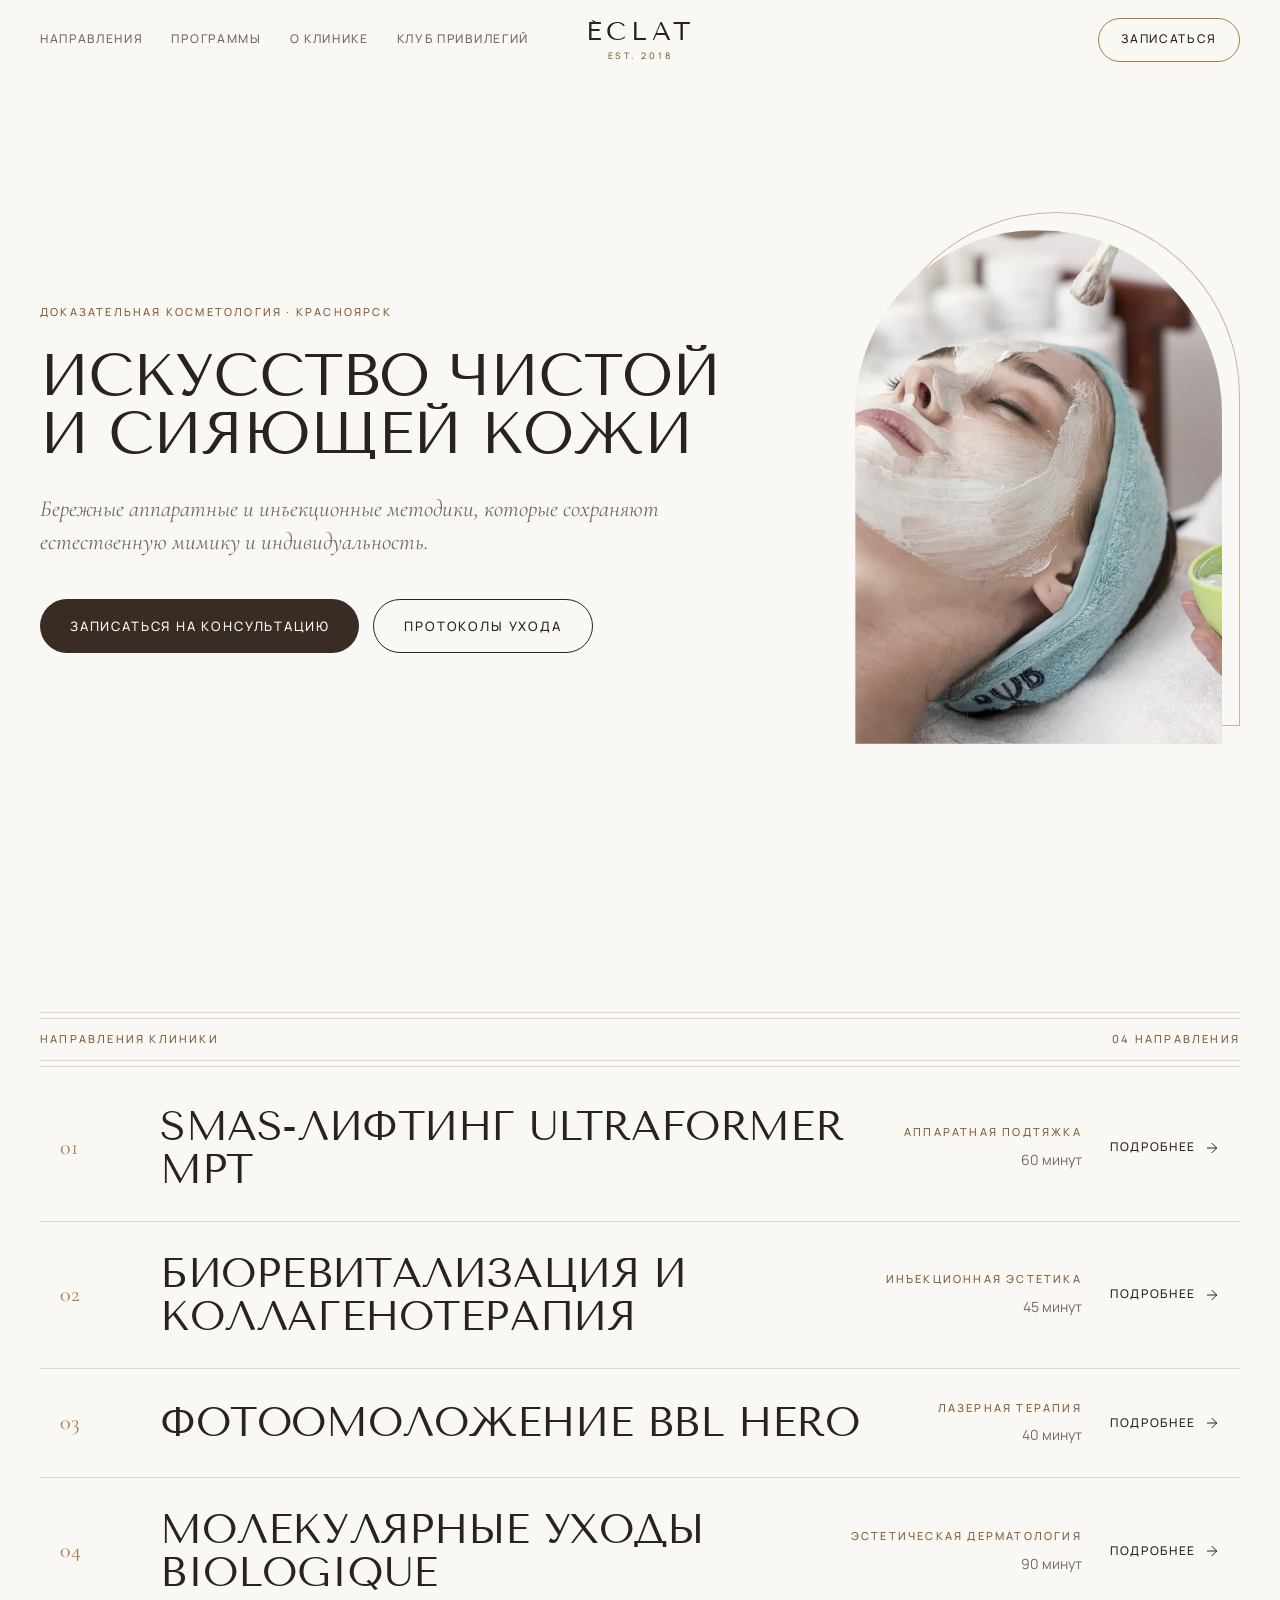
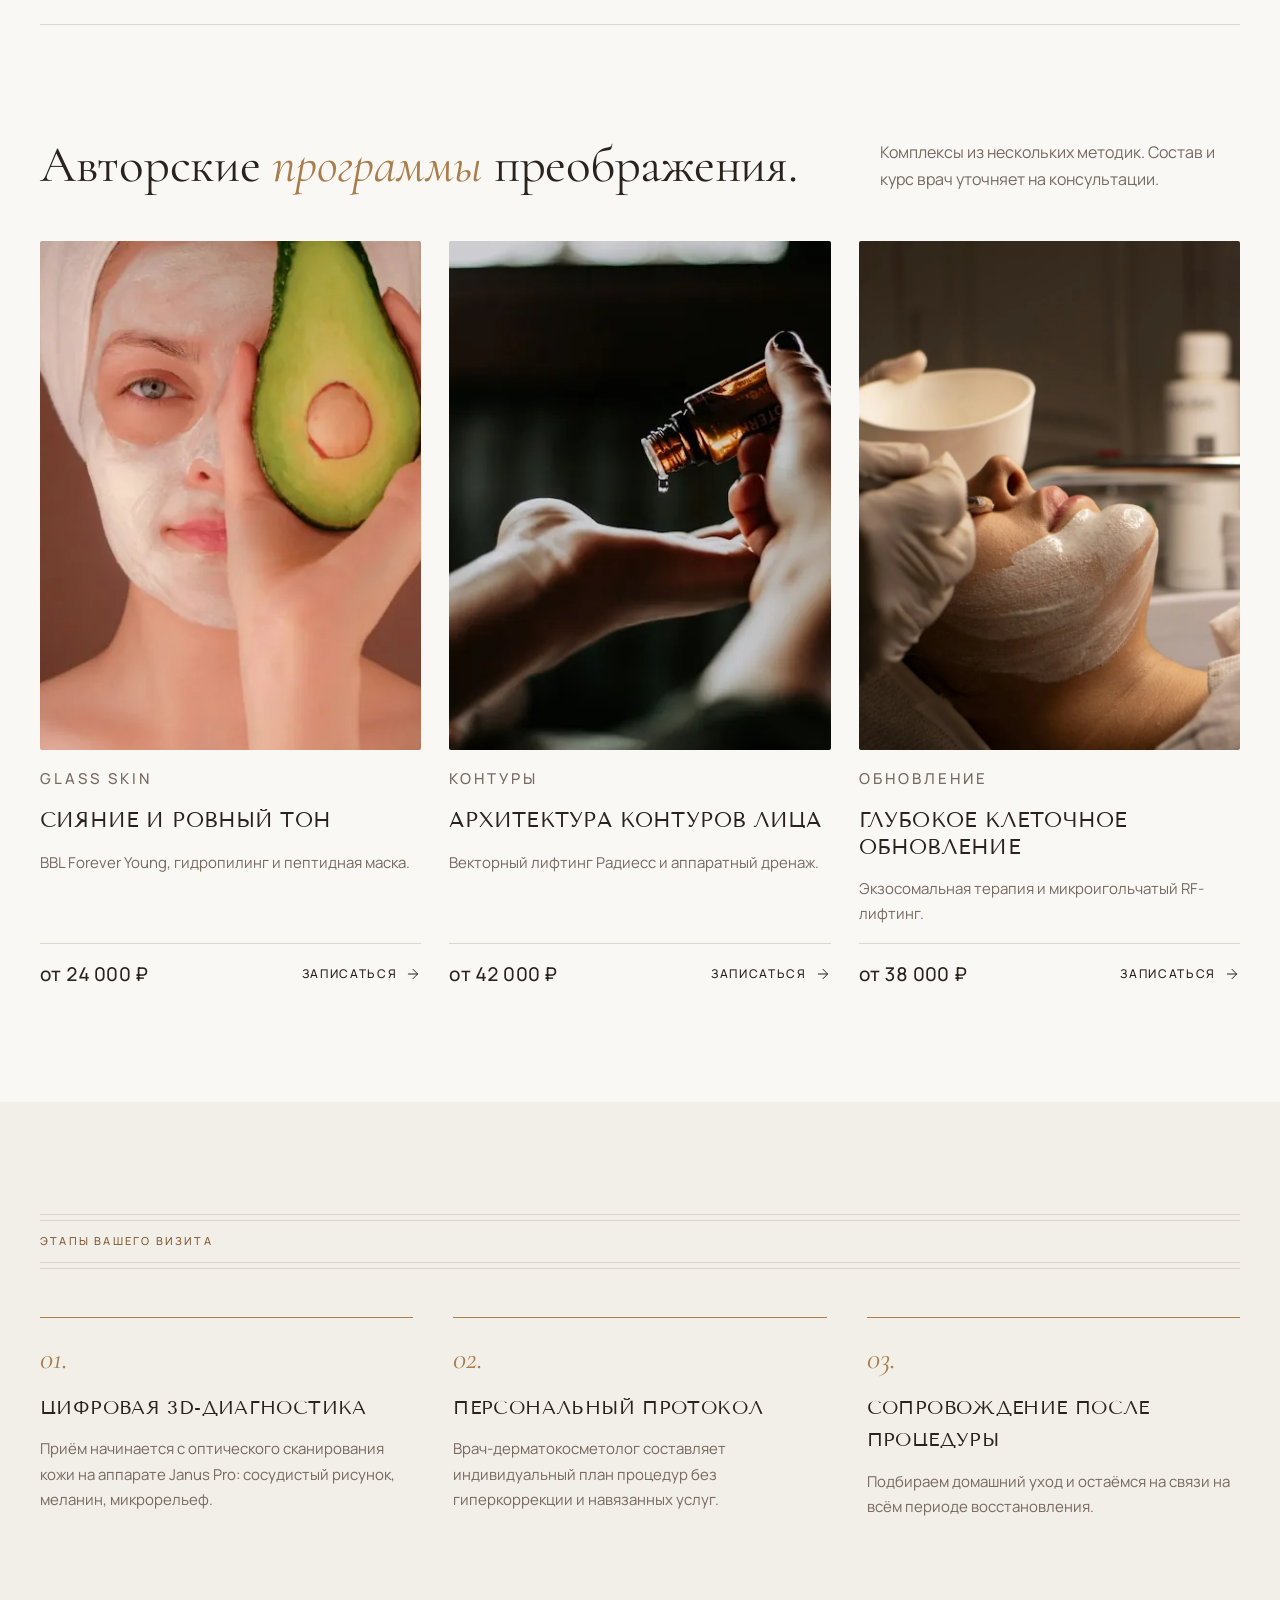
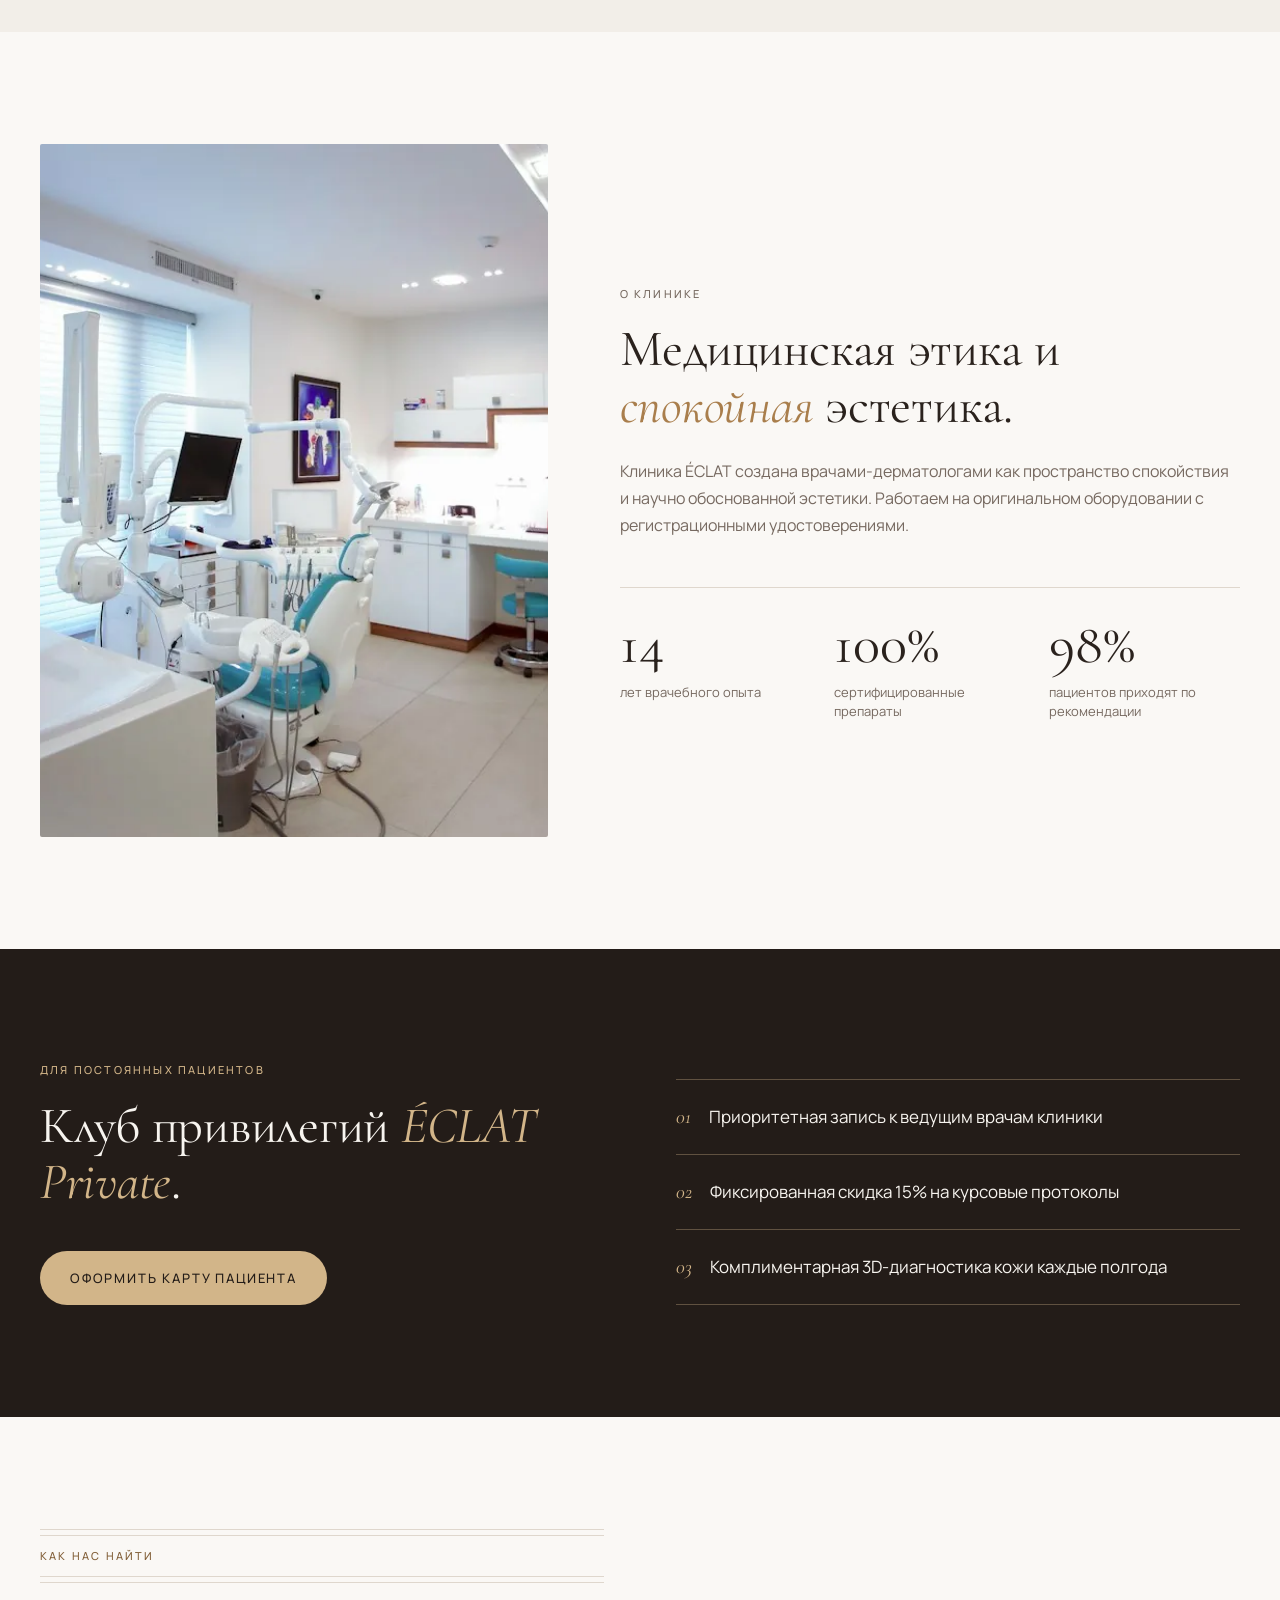
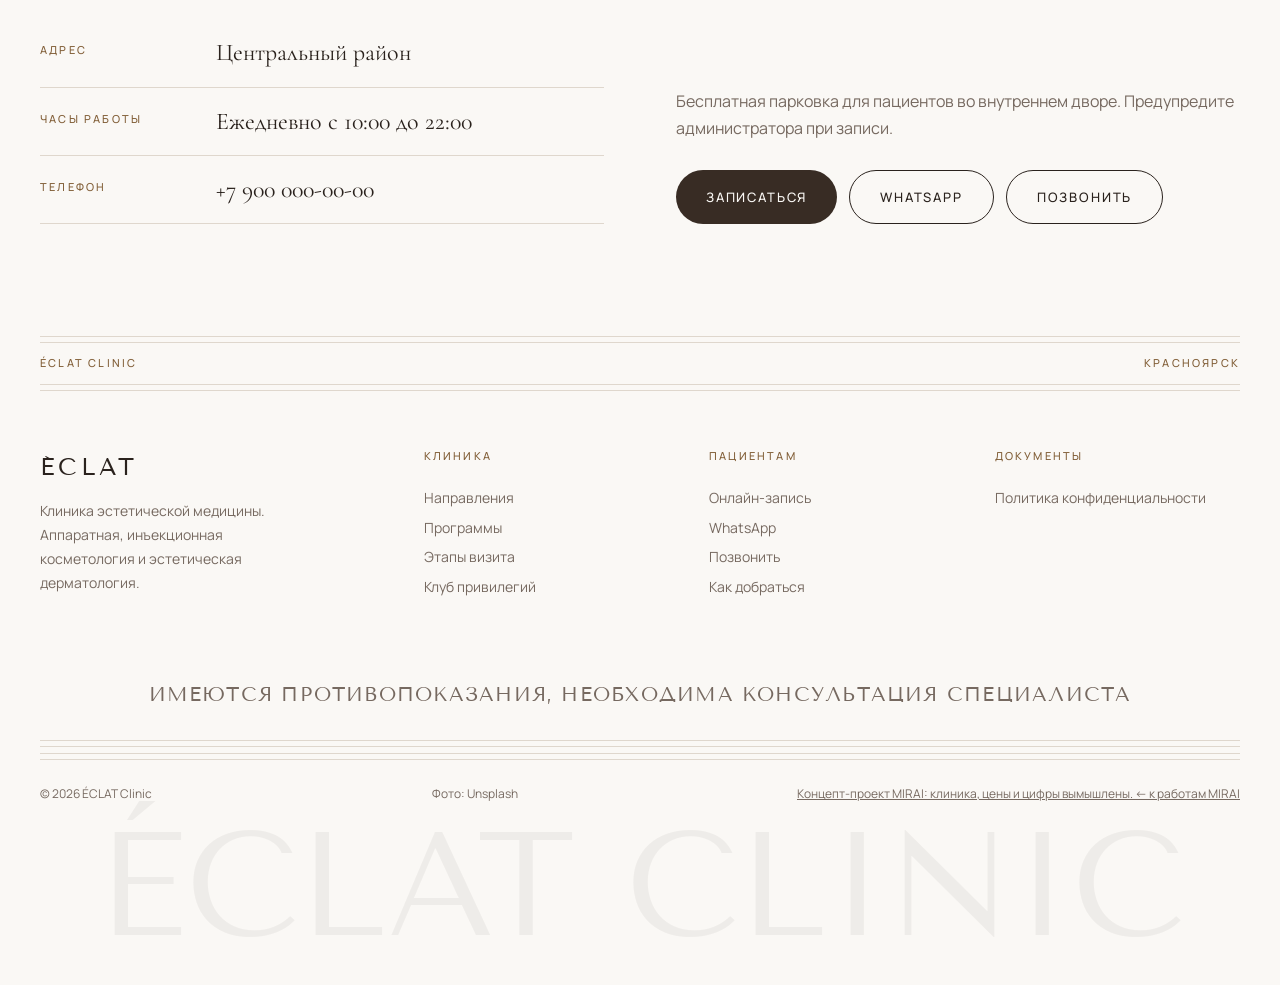
<file: works/eclat/index.html>
<!doctype html>
<html lang="ru">
<head>
<meta charset="utf-8">
<meta name="viewport" content="width=device-width, initial-scale=1, viewport-fit=cover">
<meta name="color-scheme" content="light">
<title>ÉCLAT, клиника эстетической медицины</title>
<meta name="description" content="Клиника эстетической косметологии и дерматологии. Аппаратные, инъекционные и уходовые методики, онлайн-запись.">
<link rel="preload" href="fonts/tenor-sans.woff2" as="font" type="font/woff2" crossorigin>
<link rel="preload" href="fonts/manrope.woff2" as="font" type="font/woff2" crossorigin>
<style>
@font-face{font-family:"Tenor Sans";src:url(fonts/tenor-sans.woff2) format("woff2");font-weight:400;font-style:normal;font-display:swap}
@font-face{font-family:"Cormorant Garamond";src:url(fonts/cormorant.woff2) format("woff2");font-weight:300 700;font-style:normal;font-display:swap}
@font-face{font-family:"Cormorant Garamond";src:url(fonts/cormorant-italic.woff2) format("woff2");font-weight:300 700;font-style:italic;font-display:swap}
@font-face{font-family:"Manrope";src:url(fonts/manrope.woff2) format("woff2");font-weight:200 800;font-style:normal;font-display:swap}
</style>
<style>
/* =========================================================
   ДИЗАЙН-СИСТЕМА ÉCLAT
   Фарфор, шёлк-кашемир, эспрессо, матовое шампанское золото.
   Скругления: карточки и фото 2px (почти острые), арка в первом экране, кнопки-пилюли.
   ========================================================= */
:root{
  --background: hsl(36, 33%, 97%);
  --surface: hsl(34, 28%, 93%);
  --foreground: hsl(24, 18%, 14%);
  --primary: hsl(32, 38%, 48%);           /* шампанская бронза: линии, курсив, крупные акценты */
  --primary-text: hsl(32, 40%, 36%);      /* та же бронза темнее: мелкие подписи, чтобы читались */
  --primary-foreground: hsl(36, 33%, 97%);
  --blush: hsl(18, 35%, 88%);
  --espresso: hsl(24, 22%, 18%);
  --muted-foreground: hsl(25, 10%, 42%);
  --border: hsl(32, 22%, 84%);
  --ok: hsl(140, 25%, 38%);
  --err: hsl(8, 45%, 45%);
  --ease: cubic-bezier(0.16, 1, 0.3, 1);
  --ease-veil: cubic-bezier(0.76, 0, 0.24, 1);
  --display: "Tenor Sans", "Helvetica Neue", Arial, sans-serif;
  --serif: "Cormorant Garamond", "Times New Roman", serif;
  --sans: Manrope, system-ui, -apple-system, "Segoe UI", sans-serif;
  --wrap: 1380px;
}
*{box-sizing:border-box;margin:0;padding:0}
html{scroll-behavior:smooth;scroll-padding-top:88px;-webkit-text-size-adjust:100%}
body{background:var(--background);color:var(--foreground);font-family:var(--sans);font-weight:400;font-size:16px;line-height:1.7;-webkit-font-smoothing:antialiased;overflow-x:hidden}
a{color:inherit}
img{display:block;max-width:100%}
button{font:inherit;color:inherit;background:none;border:0;cursor:pointer}
:focus-visible{outline:1.5px solid var(--primary);outline-offset:4px}
.wrap{max-width:var(--wrap);margin:0 auto;padding:0 40px}
@media(max-width:1023px){.wrap{padding:0 28px}}
@media(max-width:767px){.wrap{padding:0 20px}}
.sr{position:absolute;width:1px;height:1px;overflow:hidden;clip:rect(0 0 0 0);white-space:nowrap}

.label{font-family:var(--sans);font-weight:500;font-size:11px;letter-spacing:.2em;text-transform:uppercase;color:var(--primary-text)}
h2{font-family:var(--serif);font-weight:400;font-size:clamp(34px,4vw,56px);line-height:1.1;letter-spacing:-0.005em}
h2 em,.it{font-style:italic;color:var(--primary)}
p{max-width:62ch}
.muted{color:var(--muted-foreground)}

/* двойная шампанская линия у заголовков разделов */
.dbl{position:relative;padding:18px 0;display:flex;justify-content:space-between;align-items:center;gap:24px}
.dbl::before,.dbl::after{content:"";position:absolute;left:0;right:0;height:5px;border-top:1px solid var(--border);border-bottom:1px solid var(--border)}
.dbl::before{top:0}.dbl::after{bottom:0}

/* кнопки */
.btn{display:inline-flex;align-items:center;justify-content:center;gap:12px;min-height:54px;padding:0 30px;border-radius:999px;font-family:var(--sans);font-weight:500;font-size:13px;letter-spacing:.14em;text-transform:uppercase;text-decoration:none;white-space:nowrap;transition:background-color .4s var(--ease),color .4s var(--ease),border-color .4s var(--ease),transform .2s var(--ease)}
.btn:active{transform:scale(.98)}
.btn-solid{background:var(--espresso);color:var(--primary-foreground)}
.btn-solid:hover{background:hsl(24,22%,26%)}
.btn-ghost{border:1px solid var(--foreground);color:var(--foreground)}
.btn-ghost:hover{background:var(--foreground);color:var(--background)}
.btn-outline{border:1px solid var(--primary);color:var(--foreground);min-height:44px;padding:0 22px;font-size:12px}
.btn-outline:hover{background:var(--primary);color:var(--primary-foreground)}
.btn svg{width:16px;height:16px;stroke-width:1.5}

/* ---------- ширма при входе ---------- */

/* ---------- шапка ---------- */
.nav{position:fixed;top:0;left:0;right:0;z-index:40;height:80px;transition:background-color .5s var(--ease),border-color .5s var(--ease),backdrop-filter .5s;border-bottom:1px solid transparent}
.nav.solid{background:hsla(36,33%,97%,.86);backdrop-filter:blur(14px);-webkit-backdrop-filter:blur(14px);border-bottom-color:var(--border)}
.nav .wrap{height:100%;display:grid;grid-template-columns:1fr auto 1fr;align-items:center;gap:24px}
.nav-links{display:flex;gap:28px;font-size:12px;letter-spacing:.14em;text-transform:uppercase;font-weight:500}
.nav-links a{text-decoration:none;color:var(--muted-foreground);transition:color .3s}
.nav-links a:hover{color:var(--foreground)}
.mark{text-align:center;text-decoration:none;line-height:1}
.mark b{display:block;font-family:var(--display);font-weight:400;font-size:26px;letter-spacing:.18em}
.mark span{display:block;font-size:9px;letter-spacing:.32em;color:var(--primary-text);margin-top:6px;font-weight:500}
.nav-right{display:flex;justify-content:flex-end;align-items:center;gap:12px}
.burger{display:none;width:44px;height:44px;place-items:center}
.burger svg{width:22px;height:22px;stroke-width:1.4}
.menu{position:fixed;inset:80px 0 auto 0;z-index:39;background:var(--background);border-bottom:1px solid var(--border);padding:12px 20px 28px;display:none}
.menu.open{display:block}
.menu a{display:block;padding:16px 0;border-bottom:1px solid var(--border);text-decoration:none;font-family:var(--display);font-size:20px;letter-spacing:.06em;text-transform:uppercase}
@media(max-width:1023px){
  .nav .wrap{grid-template-columns:auto 1fr}
  .nav-links{display:none}
  .mark{text-align:left}
  .burger{display:grid}
  .nav .btn-outline .long{display:none}
}
@media(min-width:1024px){.nav .btn-outline .short{display:none}.menu{display:none!important}}

/* ---------- первый экран ---------- */
.hero{position:relative;min-height:100dvh;padding:128px 0 72px;display:flex;align-items:center;overflow:hidden}
.hero .wrap{position:relative;width:100%;display:grid;grid-template-columns:minmax(0,1.35fr) minmax(340px,.65fr);gap:72px;align-items:center}
.hero-title{font-family:var(--display);font-weight:400;text-transform:uppercase;font-size:clamp(40px,4.6vw,112px);line-height:.98;letter-spacing:-0.015em;margin:26px 0 30px}
.hero-title span{display:block}
@media(min-width:901px){.hero-title span{white-space:nowrap}}
.hero-line{font-family:var(--serif);font-style:italic;font-size:clamp(20px,1.8vw,26px);line-height:1.45;color:var(--muted-foreground);max-width:30em}
.hero-cta{display:flex;flex-wrap:wrap;gap:14px;margin-top:40px}
.arch-frame{position:relative;width:100%;max-width:440px;justify-self:end;margin:18px 18px 0 0}
.arch-frame::before{content:"";position:absolute;inset:-18px -18px 18px 18px;border:1px solid var(--primary);opacity:.55;border-radius:999px 999px 2px 2px;pointer-events:none}
.arch{position:relative;aspect-ratio:3/4.2;max-height:calc(100dvh - 220px);width:100%;border-radius:999px 999px 2px 2px;overflow:hidden;background:linear-gradient(180deg,var(--surface),var(--blush))}
.arch img{filter:saturate(.72) sepia(.1) contrast(1.02) brightness(1.02);transform:scale(1.08);transition:opacity 1.2s var(--ease),transform 2.4s var(--ease)}
.arch img.ok{transform:scale(1)}
.arch img,.ph img{width:100%;height:100%;object-fit:cover;opacity:0;transition:opacity 1s var(--ease)}
.arch img.ok,.ph img.ok{opacity:1}
.js .rise{opacity:0;transform:translateY(50px)}
.js .go .rise{opacity:1;transform:none;transition:opacity 1s var(--ease),transform 1s var(--ease)}
.js .go .rise:nth-child(2){transition-delay:.15s}.js .go .rise:nth-child(3){transition-delay:.3s}.js .go .rise:nth-child(4){transition-delay:.45s}
@media(max-width:900px){
  .hero{padding:96px 0 56px;min-height:auto}
  .hero .wrap{grid-template-columns:1fr;gap:28px}
  .arch-frame{order:-1;max-width:none;justify-self:stretch;margin:12px 12px 0 0}
  .arch-frame::before{inset:-12px -12px 12px 12px;border-radius:999px 999px 2px 2px / 220px 220px 2px 2px}
  .arch{aspect-ratio:auto;height:min(40dvh,360px);max-height:none;border-radius:999px 999px 2px 2px / 220px 220px 2px 2px}
  .hero-title{font-size:clamp(32px,9vw,48px);margin:18px 0 20px}
  .hero-cta{margin-top:28px}
  .hero-cta .btn{flex:1 1 100%}
}

section{padding:112px 0}
@media(max-width:767px){section{padding:80px 0}}

/* ---------- направления ---------- */
.protocols{margin-top:8px;list-style:none}
.proto{border-bottom:1px solid var(--border)}
.proto-row{width:100%;display:grid;grid-template-columns:72px 1fr auto auto;gap:28px;align-items:center;padding:30px 20px;text-align:left;transition:background-color .5s var(--ease)}
.proto-row:hover,.proto.open .proto-row{background:var(--surface)}
.proto-row:focus-visible{outline-offset:-2px}
.proto-idx{font-family:var(--serif);font-size:22px;color:var(--primary)}
.proto-title{font-family:var(--display);font-size:clamp(24px,3.2vw,48px);line-height:1.05;text-transform:uppercase;letter-spacing:-0.01em}
.proto-meta{display:flex;flex-direction:column;align-items:flex-end;gap:6px;text-align:right}
.proto-meta .dur{font-size:14px;color:var(--muted-foreground)}
.proto-more{display:inline-flex;align-items:center;gap:8px;font-size:12px;letter-spacing:.14em;text-transform:uppercase;font-weight:500;white-space:nowrap}
.proto-more svg{width:16px;height:16px;stroke-width:1.5;transition:transform .4s var(--ease)}
.proto.open .proto-more svg{transform:rotate(90deg)}
.proto-thumb{display:none}
.proto-body{display:none;padding:0 20px 34px 120px;background:var(--surface)}
.proto.open .proto-body{display:grid;grid-template-columns:1fr auto;gap:32px;align-items:end;animation:fade .5s var(--ease) both}
.proto-body p{color:var(--muted-foreground)}
@keyframes fade{from{opacity:0;transform:translateY(-6px)}to{opacity:1;transform:none}}
.cursor-img{position:fixed;left:0;top:0;width:250px;aspect-ratio:3/4;z-index:30;pointer-events:none;border-radius:2px;overflow:hidden;opacity:0;background:var(--blush);box-shadow:0 30px 60px -30px hsla(24,30%,20%,.45);transition:opacity .35s var(--ease)}
.cursor-img img{width:100%;height:100%;object-fit:cover}
.cursor-img.on{opacity:1}
@media(max-width:1023px),(hover:none){
  .cursor-img{display:none}
  .proto-row{grid-template-columns:64px 1fr;gap:16px;padding:22px 0}
  .proto-thumb{display:block;width:64px;height:84px;border-radius:999px 999px 2px 2px;overflow:hidden;background:var(--blush)}
  .proto-thumb img{width:100%;height:100%;object-fit:cover}
  .proto-idx{display:none}
  .proto-meta{grid-column:2;flex-direction:row;flex-wrap:wrap;align-items:center;gap:6px 16px;text-align:left}
  .proto-more{grid-column:2}
  .proto-body{padding:0 0 28px 80px}
  .proto.open .proto-body{grid-template-columns:1fr}
}
@media(max-width:767px){.proto-body{padding:0 0 28px 0}.proto-row:hover,.proto.open .proto-row,.proto.open .proto-body{background:transparent}}

/* ---------- программы ---------- */
.prog-head{display:flex;justify-content:space-between;align-items:end;gap:32px;margin-bottom:48px}
.programs{display:grid;grid-template-columns:repeat(3,1fr);gap:28px}
.prog{display:flex;flex-direction:column;gap:16px;text-align:left}
.prog .ph{aspect-ratio:3/4;overflow:hidden;border-radius:2px;background:linear-gradient(180deg,var(--surface),var(--blush))}
.prog .ph img{transition:opacity 1s var(--ease),transform .8s var(--ease)}
.prog:hover .ph img{transform:scale(1.05)}
.prog h3{font-family:var(--display);font-weight:400;font-size:21px;line-height:1.25;text-transform:uppercase;letter-spacing:.01em}
.prog p{font-size:15px;color:var(--muted-foreground)}
.prog-foot{display:flex;justify-content:space-between;align-items:center;padding-top:14px;border-top:1px solid var(--border);margin-top:auto}
.prog-price{font-family:var(--sans);font-weight:500;font-size:19px;letter-spacing:.01em;font-variant-numeric:lining-nums tabular-nums}
@media(max-width:1023px){.programs{grid-template-columns:repeat(2,1fr)}}
@media(max-width:767px){
  .prog-head{flex-direction:column;align-items:flex-start}
  .programs{display:flex;overflow-x:auto;scroll-snap-type:x mandatory;gap:16px;margin:0 -20px;padding:0 20px 8px;scrollbar-width:none}
  .programs::-webkit-scrollbar{display:none}
  .prog{flex:0 0 78%;scroll-snap-align:start}
}

/* ---------- этапы визита ---------- */
.journey{display:grid;grid-template-columns:repeat(3,1fr);gap:40px;margin-top:48px}
.step{border-top:1px solid var(--primary);padding-top:26px}
.step-n{font-family:var(--serif);font-style:italic;font-size:30px;color:var(--primary);line-height:1}
.step h3{font-family:var(--display);font-weight:400;text-transform:uppercase;font-size:19px;letter-spacing:.02em;margin:16px 0 12px}
.step p{color:var(--muted-foreground);font-size:15px}
@media(max-width:860px){.journey{grid-template-columns:1fr;gap:32px}}

/* ---------- о клинике ---------- */
.clinic{display:grid;grid-template-columns:.9fr 1.1fr;gap:72px;align-items:center}
.clinic .ph{aspect-ratio:3/4.1;border-radius:2px;overflow:hidden;background:linear-gradient(180deg,var(--surface),var(--blush))}
.clinic-text p{margin-top:24px;color:var(--muted-foreground)}
.facts{display:grid;grid-template-columns:repeat(3,1fr);gap:24px;margin-top:48px;padding-top:28px;border-top:1px solid var(--border)}
.facts b{display:block;font-family:var(--serif);font-weight:400;font-size:clamp(40px,4.4vw,64px);line-height:1}
.facts span{display:block;margin-top:10px;font-size:13px;color:var(--muted-foreground);line-height:1.45}
@media(max-width:900px){.clinic{grid-template-columns:1fr;gap:40px}.clinic .ph{aspect-ratio:4/3.4}}
@media(max-width:520px){.facts{grid-template-columns:1fr;gap:20px}}

/* ---------- клуб привилегий ---------- */
.club{background:#231c18;color:#f7f4ef}
.club .label{color:hsl(36,45%,68%)}
.club h2 em{color:hsl(36,45%,68%)}
.club-grid{display:grid;grid-template-columns:1fr 1fr;gap:72px;align-items:end}
.perks{list-style:none;border-top:1px solid hsla(36,45%,68%,.35)}
.perks li{display:flex;gap:18px;align-items:baseline;padding:20px 0;border-bottom:1px solid hsla(36,45%,68%,.35);font-size:17px}
.perks li span{font-family:var(--serif);font-style:italic;color:hsl(36,45%,68%);font-size:20px}
.club .btn{margin-top:40px;background:hsl(36,45%,68%);color:#231c18}
.club .btn:hover{background:hsl(36,45%,76%)}
@media(max-width:900px){.club-grid{grid-template-columns:1fr;gap:40px}}

/* ---------- визит ---------- */
.visit{display:grid;grid-template-columns:1fr 1fr;gap:72px}
.visit dl{margin-top:36px}
.visit dl div{display:grid;grid-template-columns:160px 1fr;gap:16px;padding:18px 0;border-bottom:1px solid var(--border)}
.visit dt{font-size:11px;letter-spacing:.2em;text-transform:uppercase;font-weight:500;color:var(--primary-text);padding-top:4px}
.visit dd{font-family:var(--serif);font-size:24px;line-height:1.3}
.visit dd a{text-decoration:none}
.visit-side{align-self:end}
.visit-side p{color:var(--muted-foreground);margin-bottom:28px}
.visit-actions{display:flex;flex-wrap:wrap;gap:12px}
@media(max-width:900px){.visit{grid-template-columns:1fr;gap:40px}.visit dl div{grid-template-columns:1fr;gap:4px}.visit-actions .btn{flex:1 1 100%}}

/* ---------- подвал ---------- */
footer{position:relative;overflow:hidden;padding:0 0 40px}
.foot-grid{display:grid;grid-template-columns:1.4fr 1fr 1fr 1fr;gap:40px;padding:56px 0 48px}
.foot-grid h4{font-size:11px;letter-spacing:.2em;text-transform:uppercase;font-weight:500;color:var(--primary-text);margin-bottom:18px}
.foot-grid a,.foot-grid button{display:block;text-decoration:none;color:var(--muted-foreground);font-size:14px;line-height:2.1;text-align:left;transition:color .3s}
.foot-grid a:hover,.foot-grid button:hover{color:var(--foreground)}
.foot-brand b{font-family:var(--display);font-weight:400;font-size:24px;letter-spacing:.18em}
.foot-brand p{font-size:14px;color:var(--muted-foreground);margin-top:12px;max-width:30ch}
.legal{font-size:12px;color:var(--muted-foreground);line-height:1.6;display:flex;flex-wrap:wrap;gap:8px 28px;justify-content:space-between;padding-top:24px}
.warn{max-width:none;margin:0 auto;font-family:var(--display);text-transform:uppercase;letter-spacing:.06em;font-size:clamp(14px,1.6vw,22px);text-align:center;color:var(--muted-foreground);padding:28px 0}
.watermark{font-family:var(--display);font-size:11.5vw;line-height:.8;white-space:nowrap;text-align:center;opacity:.05;user-select:none;pointer-events:none;margin-top:24px}
@media(max-width:860px){.foot-grid{grid-template-columns:1fr 1fr}.foot-brand{grid-column:1/-1}}

/* появление при прокрутке */
.js [data-reveal]{opacity:0;transform:translateY(30px);transition:opacity .9s var(--ease),transform .9s var(--ease)}
.js [data-reveal].in{opacity:1;transform:none}

/* мобильная кнопка записи */
.fab{position:fixed;left:16px;right:16px;bottom:max(14px,env(safe-area-inset-bottom));z-index:35;opacity:0;transform:translateY(16px);pointer-events:none;transition:opacity .4s var(--ease),transform .4s var(--ease);box-shadow:0 20px 40px -20px hsla(24,30%,20%,.6)}
.fab.on{opacity:1;transform:none;pointer-events:auto}
@media(min-width:1024px){.fab{display:none}}

/* ======================= ЗАПИСЬ ======================= */
.scrim{position:fixed;inset:0;z-index:60;background:hsla(24,22%,18%,.28);backdrop-filter:blur(3px);-webkit-backdrop-filter:blur(3px);opacity:0;pointer-events:none;transition:opacity .5s var(--ease)}
.scrim.on{opacity:1;pointer-events:auto}
.drawer{position:fixed;top:0;right:0;bottom:0;z-index:61;width:min(460px,100%);background:var(--background);display:flex;flex-direction:column;transform:translateX(102%);transition:transform .7s var(--ease-veil),box-shadow .7s var(--ease-veil);visibility:hidden}
.drawer.on{transform:none;visibility:visible;box-shadow:-30px 0 60px -40px hsla(24,30%,20%,.5)}
@media(max-width:767px){.drawer{top:auto;width:100%;height:min(100dvh,800px);transform:translateY(102%);border-radius:18px 18px 0 0}}
.d-head{display:flex;align-items:center;justify-content:space-between;gap:16px;padding:20px 24px;border-bottom:1px solid var(--border)}
.d-head b{font-family:var(--display);font-weight:400;letter-spacing:.18em;font-size:18px}
.d-head span{display:block;font-size:10px;letter-spacing:.24em;text-transform:uppercase;color:var(--primary-text);font-weight:500}
.icon-btn{width:42px;height:42px;border-radius:50%;display:grid;place-items:center;border:1px solid var(--border);transition:border-color .3s}
.icon-btn:hover{border-color:var(--foreground)}
.icon-btn svg{width:18px;height:18px;stroke-width:1.5}
.d-actions{display:flex;gap:8px}
.chat-body{flex:1;overflow-y:auto;padding:22px 20px;display:flex;flex-direction:column;gap:10px;overscroll-behavior:contain}
.msg{max-width:88%;padding:12px 16px;font-size:15px;line-height:1.5;white-space:pre-line;animation:pop .45s var(--ease) both;border-radius:16px}
@keyframes pop{from{opacity:0;transform:translateY(6px)}to{opacity:1;transform:none}}
.bot{background:var(--surface);align-self:flex-start;border-bottom-left-radius:3px}
.me{background:var(--espresso);color:var(--primary-foreground);align-self:flex-end;border-bottom-right-radius:3px}
.msg.ok{background:hsl(140,22%,92%)}
.msg.err{background:hsl(8,45%,94%)}
.typing{display:flex;gap:5px;padding:16px 18px}
.typing i{width:6px;height:6px;border-radius:50%;background:var(--primary);opacity:.5;animation:dot 1.1s infinite}
.typing i:nth-child(2){animation-delay:.15s}.typing i:nth-child(3){animation-delay:.3s}
@keyframes dot{0%,60%,100%{transform:none;opacity:.35}30%{transform:translateY(-4px);opacity:1}}
.chips{display:flex;flex-wrap:wrap;gap:8px;animation:pop .45s var(--ease) both}
.chip{border:1px solid var(--border);background:var(--background);border-radius:999px;padding:10px 16px;font-size:14px;text-align:left;text-decoration:none;color:var(--foreground);transition:border-color .3s,background-color .3s}
.chip:hover{border-color:var(--primary)}
.chip small{display:block;color:var(--muted-foreground);font-size:12px}
.chip.wide{border-radius:14px}
.chip.primary{background:var(--espresso);border-color:var(--espresso);color:var(--primary-foreground)}
.chip.primary:hover{background:hsl(24,22%,26%)}
.chip.back{border-style:dashed;color:var(--muted-foreground)}
.summary{align-self:stretch;border-top:1px solid var(--border);border-bottom:1px solid var(--border);padding:10px 0;font-size:14px;animation:pop .45s var(--ease) both}
.summary .r{display:flex;justify-content:space-between;gap:16px;padding:6px 2px}
.summary .r span{color:var(--muted-foreground)}
.summary .r b{text-align:right;font-weight:500}
.summary.old{opacity:.45}
.consent{font-size:12px;color:var(--muted-foreground);line-height:1.5;align-self:stretch}
.consent button{text-decoration:underline;font-size:12px;color:var(--foreground)}
.chat-input{display:flex;gap:10px;padding:14px 16px;border-top:1px solid var(--border)}
.chat-input[hidden]{display:none}
.chat-input input{flex:1;min-width:0;border:1px solid var(--border);background:#fff;color:var(--foreground);border-radius:999px;padding:13px 18px;font:16px var(--sans);outline:none;transition:border-color .3s}
.chat-input input:focus{border-color:var(--primary)}
.chat-input input::placeholder{color:var(--muted-foreground)}
.send{width:50px;height:50px;border-radius:50%;background:var(--espresso);color:var(--primary-foreground);display:grid;place-items:center;flex:none}
.send svg{width:18px;height:18px;stroke-width:1.5}
.d-foot{font-size:11px;text-align:center;color:var(--muted-foreground);padding:0 16px 12px}

/* окно политики */
dialog{margin:auto;border:0;padding:0;width:min(720px,calc(100% - 32px));max-height:min(80dvh,820px);background:var(--background);color:var(--foreground);box-shadow:0 40px 80px -40px hsla(24,30%,20%,.6)}
dialog::backdrop{background:hsla(24,22%,18%,.4)}
.dlg{display:flex;flex-direction:column;max-height:min(80dvh,820px)}
.dlg-head{display:flex;justify-content:space-between;align-items:center;padding:20px 24px;border-bottom:1px solid var(--border)}
.dlg-head h3{font-family:var(--serif);font-weight:400;font-size:26px}
.dlg-body{overflow-y:auto;padding:24px;font-size:14px;line-height:1.7}
.dlg-body h4{font-weight:600;margin:18px 0 6px}
.dlg-body p{margin-bottom:8px}

/* запасной символ, если иконки не загрузились */
.fb{font-size:18px;line-height:1}
.icons-ok .fb{display:none}

/* ---------- появление первого экрана ---------- */
.js .hero .arch{clip-path:inset(100% 0 0 0);transition:clip-path 1.5s cubic-bezier(.22,1,.36,1) .1s}
.js .hero.lit .arch{clip-path:inset(0 0 0 0)}
.js .hero .arch img{--glow:blur(14px) brightness(1.12)}
.js .hero .arch img{filter:saturate(.72) sepia(.1) contrast(1.02) var(--glow);transition:opacity 1s var(--ease),transform 2.6s var(--ease),filter 1.8s var(--ease)}
.js .hero.lit .arch img{--glow:blur(0) brightness(1.02)}
.js .hero .arch-frame::before{opacity:0;transform:translate(-10px,10px);transition:opacity 1.2s var(--ease) .7s,transform 1.4s var(--ease) .7s}
.js .hero.lit .arch-frame::before{opacity:.55;transform:none}
/* ---------- телефон: ничего не шире экрана ---------- */
html,body{overflow-x:clip}
@media(max-width:900px){
  .hero .wrap{grid-template-columns:minmax(0,1fr)}
  .hero-cta .btn{white-space:normal;text-align:center;line-height:1.35;padding:14px 22px}
}
@media(max-width:1023px){.proto-row{grid-template-columns:64px minmax(0,1fr)}.proto-title{hyphens:auto;overflow-wrap:break-word}.menu{bottom:0;overflow-y:auto}}
@media(max-width:480px){
  .nav .wrap{gap:10px}
  .nav-right{gap:4px}
  .mark b{font-size:22px;letter-spacing:.14em}
  .nav .btn-outline{min-height:42px;padding:0 16px;letter-spacing:.1em}
  .btn{letter-spacing:.1em;padding:0 22px}
  .hero-title{font-size:clamp(28px,9.4vw,40px)}
  .hero-line{font-size:19px}
  .proto-title{font-size:18px;letter-spacing:0}
  .visit .btn,.club .btn{white-space:normal;text-align:center}
}
@media(max-width:350px){.proto-title{font-size:15.5px}.proto-row{grid-template-columns:56px minmax(0,1fr);gap:12px}.proto-thumb{width:56px;height:74px}}
@media (prefers-reduced-motion: reduce){
  .js .hero .arch{clip-path:none!important;transition:none!important}
  .js .hero .arch img{--glow:brightness(1.02)}
  .js .hero .arch-frame::before{opacity:.55;transform:none;transition:none}
  html{scroll-behavior:auto}
  *,*::before,*::after{animation:none!important;transition:none!important}
  .js [data-reveal],.rise{opacity:1!important;transform:none!important}
  .cursor-img{display:none}
}
</style>
<meta property="og:image" content="https://qweqwasdd.github.io/MIRAI/works/eclat/img/og.jpg">
<meta property="og:image:width" content="1200">
<meta property="og:image:height" content="630">
<meta name="twitter:card" content="summary_large_image">
</head>
<body>

<div id="topSentinel" style="position:absolute;top:0;height:40px;width:1px" aria-hidden="true"></div>

<header class="nav" id="nav">
  <div class="wrap">
    <nav class="nav-links" aria-label="Разделы">
      <a href="#protocols">Направления</a>
      <a href="#programs">Программы</a>
      <a href="#clinic">О клинике</a>
      <a href="#club">Клуб привилегий</a>
    </nav>
    <a class="mark" href="#top"><b data-c="brand"></b><span data-c="est"></span></a>
    <div class="nav-right">
      <button class="btn btn-outline" data-book><span class="long">Записаться</span><span class="short">Запись</span></button>
      <button class="burger" id="burger" aria-label="Меню" aria-expanded="false" aria-controls="menu"><i data-lucide="menu"></i><span class="fb" aria-hidden="true">≡</span></button>
    </div>
  </div>
</header>
<div class="menu" id="menu">
  <a href="#protocols">Направления</a>
  <a href="#programs">Программы</a>
  <a href="#clinic">О клинике</a>
  <a href="#club">Клуб привилегий</a>
  <a href="#visit">Контакты</a>
</div>

<main id="top">
  <section class="hero" id="hero">
    <div class="wrap">
      <div id="heroText">
        <p class="label rise" data-c="heroLabel"></p>
        <h1 class="hero-title rise"><span data-c="heroTitle1"></span><span data-c="heroTitle2"></span></h1>
        <p class="hero-line rise" data-c="heroLine"></p>
        <div class="hero-cta rise">
          <button class="btn btn-solid" data-book>Записаться на консультацию</button>
          <a class="btn btn-ghost" href="#protocols">Протоколы ухода</a>
        </div>
      </div>
      <div class="arch-frame" data-reveal><div class="arch" data-photo="hero"></div></div>
    </div>
  </section>

  <section id="protocols">
    <div class="wrap">
      <div class="dbl" data-reveal><span class="label">Направления клиники</span><span class="label" id="protoCount"></span></div>
      <ul class="protocols" id="protoList"></ul>
    </div>
  </section>
  <div class="cursor-img" id="cursorImg" aria-hidden="true"><img alt=""></div>

  <section id="programs" style="padding-top:0">
    <div class="wrap">
      <div class="prog-head" data-reveal>
        <h2>Авторские <em>программы</em> преображения.</h2>
        <p class="muted" style="max-width:36ch">Комплексы из нескольких методик. Состав и курс врач уточняет на консультации.</p>
      </div>
      <div class="programs" id="progList"></div>
    </div>
  </section>

  <section id="journey" style="background:var(--surface)">
    <div class="wrap">
      <div class="dbl" data-reveal><span class="label">Этапы вашего визита</span></div>
      <div class="journey" id="journeyList"></div>
    </div>
  </section>

  <section id="clinic">
    <div class="wrap clinic">
      <div class="ph" data-photo="clinic" data-reveal></div>
      <div class="clinic-text" data-reveal>
        <p class="label">О клинике</p>
        <h2 style="margin-top:18px">Медицинская этика и <em>спокойная</em> эстетика.</h2>
        <p data-c="clinicText"></p>
        <div class="facts" id="facts"></div>
      </div>
    </div>
  </section>

  <section class="club" id="club">
    <div class="wrap club-grid">
      <div data-reveal>
        <p class="label">Для постоянных пациентов</p>
        <h2 style="margin-top:18px">Клуб привилегий <em>ÉCLAT Private</em>.</h2>
        <button class="btn" data-club>Оформить карту пациента</button>
      </div>
      <ul class="perks" id="perks" data-reveal></ul>
    </div>
  </section>

  <section id="visit">
    <div class="wrap visit">
      <div data-reveal>
        <div class="dbl"><span class="label">Как нас найти</span></div>
        <dl>
          <div><dt>Адрес</dt><dd data-c="address"></dd></div>
          <div><dt>Часы работы</dt><dd data-c="hours"></dd></div>
          <div><dt>Телефон</dt><dd><a id="phoneLink"></a></dd></div>
        </dl>
      </div>
      <div class="visit-side" data-reveal>
        <p data-c="parking"></p>
        <div class="visit-actions">
          <button class="btn btn-solid" data-book>Записаться</button>
          <a class="btn btn-ghost" id="waLink" target="_blank" rel="noopener">WhatsApp</a>
          <a class="btn btn-ghost" id="callLink">Позвонить</a>
        </div>
      </div>
    </div>
  </section>
</main>

<footer>
  <div class="wrap">
    <div class="dbl"><span class="label" data-c="brandFull"></span><span class="label" data-c="city"></span></div>
    <div class="foot-grid">
      <div class="foot-brand"><b data-c="brand"></b><p data-c="footerText"></p></div>
      <div><h4>Клиника</h4><a href="#protocols">Направления</a><a href="#programs">Программы</a><a href="#journey">Этапы визита</a><a href="#club">Клуб привилегий</a></div>
      <div><h4>Пациентам</h4><button type="button" data-book>Онлайн-запись</button><a id="waLink2" target="_blank" rel="noopener">WhatsApp</a><a id="callLink2">Позвонить</a><a href="#visit">Как добраться</a></div>
      <div><h4>Документы</h4><button type="button" data-privacy>Политика конфиденциальности</button><span id="licenseLine" class="muted" style="font-size:14px;line-height:1.6;display:block;margin-top:6px"></span></div>
    </div>
    <p class="warn" data-reveal>Имеются противопоказания, необходима консультация специалиста</p>
    <div class="dbl" style="padding:10px 0"></div>
    <div class="legal"><span>© <span id="year"></span> <span data-c="brandFull"></span></span><span>Фото: Unsplash</span><span id="madeBy"></span></div>
  </div>
  <div class="watermark" aria-hidden="true">ÉCLAT CLINIC</div>
</footer>

<button class="btn btn-solid fab" data-book>Записаться</button>

<!-- запись: боковая панель на компьютере, шторка на телефоне -->
<div class="scrim" id="scrim"></div>
<aside class="drawer" id="drawer" role="dialog" aria-modal="true" aria-label="Онлайн-запись" aria-hidden="true">
  <div class="d-head">
    <div><b data-c="brand"></b><span>Онлайн-запись</span></div>
    <div class="d-actions">
      <button class="icon-btn" id="restart" aria-label="Начать запись заново"><i data-lucide="rotate-ccw"></i><span class="fb" aria-hidden="true">↻</span></button>
      <button class="icon-btn" id="close" aria-label="Закрыть"><i data-lucide="x"></i><span class="fb" aria-hidden="true">×</span></button>
    </div>
  </div>
  <div class="chat-body" id="chatBody" aria-live="polite"></div>
  <form class="chat-input" id="chatForm" hidden>
    <label class="sr" for="chatInput">Ответ</label>
    <input id="chatInput" autocomplete="off">
    <button class="send" type="submit" aria-label="Отправить ответ"><i data-lucide="arrow-up-right"></i><span class="fb" aria-hidden="true">→</span></button>
  </form>
  <div class="d-foot" id="demoNote"></div>
</aside>

<dialog id="privacy" aria-labelledby="privacyTitle">
  <div class="dlg">
    <div class="dlg-head"><h3 id="privacyTitle">Политика конфиденциальности</h3><button class="icon-btn" data-close-privacy aria-label="Закрыть"><i data-lucide="x"></i><span class="fb" aria-hidden="true">×</span></button></div>
    <div class="dlg-body" id="privacyBody"></div>
  </div>
</dialog>

<script>
/* =========================================================
   НАСТРОЙКИ ПОД КЛИЕНТА: меняйте только этот блок.
   ========================================================= */
const CONFIG = {
  brand: "ÉCLAT",
  brandFull: "ÉCLAT Clinic",
  est: "EST. 2018",
  city: "Красноярск",
  address: "Центральный район",                 // реальный адрес клиники
  hours: "Ежедневно с 10:00 до 22:00",
  phone: "+7 900 000-00-00",
  phoneRaw: "+79000000000",
  whatsapp: "79000000000",
  parking: "Бесплатная парковка для пациентов во внутреннем дворе. Предупредите администратора при записи.",

  heroLabel: "Доказательная косметология · Красноярск",
  heroTitle1: "Искусство чистой",
  heroTitle2: "и сияющей кожи",
  heroLine: "Бережные аппаратные и инъекционные методики, которые сохраняют естественную мимику и индивидуальность.",

  // Направления: строки с превью за курсором. desc раскрывается по нажатию.
  protocols: [
    { title: "SMAS-лифтинг Ultraformer MPT", duration: "60 минут", tag: "Аппаратная подтяжка",
      desc: "Сфокусированный ультразвук воздействует на глубокие слои кожи. Зоны и количество линий врач определяет на консультации.",
      img: "img/1570172619644-600.webp" },
    { title: "Биоревитализация и коллагенотерапия", duration: "45 минут", tag: "Инъекционная эстетика",
      desc: "Инъекции препаратов гиалуроновой кислоты или коллагена. Препарат и схему подбирает врач после осмотра.",
      img: "img/1512290923902-600.webp" },
    { title: "Фотоомоложение BBL Hero", duration: "40 минут", tag: "Лазерная терапия",
      desc: "Широкополосный свет для работы с пигментацией и сосудистым рисунком. Проводится курсом, в период низкой солнечной активности.",
      img: "img/1522337360788-600.webp" },
    { title: "Молекулярные уходы Biologique", duration: "90 минут", tag: "Эстетическая дерматология",
      desc: "Профессиональные уходы по протоколам Biologique Recherche, подбираются по состоянию кожи в день визита.",
      img: "img/1540555700478-600.webp" }
  ],

  programs: [
    { title: "Сияние и ровный тон", tag: "Glass Skin", text: "BBL Forever Young, гидропилинг и пептидная маска.", price: "от 24 000 ₽",
      img: "img/1596755389378-800.webp" },
    { title: "Архитектура контуров лица", tag: "Контуры", text: "Векторный лифтинг Радиесс и аппаратный дренаж.", price: "от 42 000 ₽",
      img: "img/1515377905703-800.webp" },
    { title: "Глубокое клеточное обновление", tag: "Обновление", text: "Экзосомальная терапия и микроигольчатый RF-лифтинг.", price: "от 38 000 ₽",
      img: "img/1761718210089-800.webp" }
  ],

  journey: [
    { title: "Цифровая 3D-диагностика", text: "Приём начинается с оптического сканирования кожи на аппарате Janus Pro: сосудистый рисунок, меланин, микрорельеф." },
    { title: "Персональный протокол", text: "Врач-дерматокосметолог составляет индивидуальный план процедур без гиперкоррекции и навязанных услуг." },
    { title: "Сопровождение после процедуры", text: "Подбираем домашний уход и остаёмся на связи на всём периоде восстановления." }
  ],

  clinicText: "Клиника ÉCLAT создана врачами-дерматологами как пространство спокойствия и научно обоснованной эстетики. Работаем на оригинальном оборудовании с регистрационными удостоверениями.",
  facts: [                                       // только реальные цифры клиники
    { value: "14", label: "лет врачебного опыта" },
    { value: "100%", label: "сертифицированные препараты" },
    { value: "98%", label: "пациентов приходят по рекомендации" }
  ],
  perks: [
    "Приоритетная запись к ведущим врачам клиники",
    "Фиксированная скидка 15% на курсовые протоколы",
    "Комплиментарная 3D-диагностика кожи каждые полгода"
  ],
  footerText: "Клиника эстетической медицины. Аппаратная, инъекционная косметология и эстетическая дерматология.",
  license: "",                                   // номер лицензии на медицинскую деятельность: обязательно для клиники

  // Персональные данные: кто оператор (для текста политики)
  operator: "MIRAI, разработчик концепт-проекта",
  operatorEmail: "sempervukhin@mail.ru",

  // Куда уходят заявки
  submit: {
    demo: true,                               // ДЕМО: заявки никуда не уходят, бот всегда пишет «Заявка отправлена». Для настоящего сайта: false
    email: "sempervukhin@mail.ru",               // FormSubmit: первая заявка пришлёт письмо активации
    webhook: ""                                  // вебхук n8n или другого сервера
  },
  consultation: { title: "Консультация врача-дерматокосметолога", sub: "с 3D-диагностикой кожи" },
  workDays: [0,1,2,3,4,5,6],
  slots: ["10:00","11:30","13:00","14:30","16:00","17:30","19:00","20:30"],
  botHello: "Добрый день! Я помогу записаться в клинику ÉCLAT. Это займёт около минуты.",

  madeBy: { text: "Концепт-проект MIRAI: клиника, цены и цифры вымышлены. ← к работам MIRAI", url: "../../#work" },
  demoNote: "Демо-версия сайта от MIRAI"                  // после продажи: ""
};
</script>

<script>
/* иконки Lucide (ISC), встроены в страницу вместо загрузки с CDN */
window.lucide={createIcons:function(o){var P={"arrow-right":'<path d="M5 12h14"/><path d="m12 5 7 7-7 7"/>',"arrow-up-right":'<path d="M7 7h10v10"/><path d="M7 17 17 7"/>',"menu":'<line x1="4" x2="20" y1="12" y2="12"/><line x1="4" x2="20" y1="6" y2="6"/><line x1="4" x2="20" y1="18" y2="18"/>',"rotate-ccw":'<path d="M3 12a9 9 0 1 0 9-9 9.75 9.75 0 0 0-6.74 2.74L3 8"/><path d="M3 3v5h5"/>',"x":'<path d="M18 6 6 18"/><path d="m6 6 12 12"/>'};
var sw=(o&&o.attrs&&o.attrs['stroke-width'])||2;
document.querySelectorAll('i[data-lucide]').forEach(function(i){var n=i.getAttribute('data-lucide');if(!P[n])return;var t=document.createElement('span');t.innerHTML='<svg xmlns="http://www.w3.org/2000/svg" width="24" height="24" viewBox="0 0 24 24" fill="none" stroke="currentColor" stroke-width="'+sw+'" stroke-linecap="round" stroke-linejoin="round" class="lucide lucide-'+n+'" aria-hidden="true">'+P[n]+'</svg>';i.replaceWith(t.firstChild);});}};
</script>
<script>
(function(){
  'use strict';
  const C = CONFIG;
  const root = document.documentElement;
  root.classList.add('js');
  const $ = (s, r = document) => r.querySelector(s);
  const $$ = (s, r = document) => [...r.querySelectorAll(s)];
  const esc = s => String(s).replace(/[&<>"']/g, m => ({'&':'&amp;','<':'&lt;','>':'&gt;','"':'&quot;',"'":'&#39;'}[m]));
  const reduce = matchMedia('(prefers-reduced-motion: reduce)').matches;
  const fine = matchMedia('(hover: hover) and (pointer: fine) and (min-width: 1024px)');
  const mobile = matchMedia('(max-width: 767px)');
  const pad = n => String(n).padStart(2, '0');
  const ICON = { arrow: '<i data-lucide="arrow-right"></i><span class="fb" aria-hidden="true">→</span>' };

  /* ---------- контент ---------- */
  // проверенные фото на замену, если ссылка из настроек не открылась
  const FALLBACK = [
    'img/1761718210089-900.webp',
    'img/1643684391140-900.webp',
    'img/1731514771613-900.webp',
    'img/1570172619644-900.webp'
  ];
  $$('[data-c]').forEach(el => { const v = C[el.dataset.c]; if (v != null) el.textContent = v; });

  function photo(box, src, alt, eager){
    if (!src) return;
    const img = new Image(); img.alt = alt || ''; img.decoding = 'async';
    if (!eager) img.loading = 'lazy';
    img.onload = () => img.classList.add('ok');
    img.onerror = () => {
      const next = FALLBACK.find(u => !tried.has(u));
      if (next){ tried.add(next); img.src = next; } else img.remove();
    };
    const tried = new Set([src]);
    img.src = src; box.appendChild(img);
  }
  photo($('[data-photo="hero"]'), 'img/1616394584738-1400.webp', 'Уход за кожей лица', true);
  photo($('[data-photo="clinic"]'), 'img/1629909613654-1000.webp', 'Кабинет клиники');

  $('#protoCount').textContent = `${pad(C.protocols.length)} направления`;
  $('#protoList').innerHTML = C.protocols.map((p, i) => `
    <li class="proto" data-reveal style="transition-delay:${i * 0.08}s">
      <button class="proto-row" type="button" aria-expanded="false" aria-controls="pb${i}" data-proto="${i}">
        <span class="proto-idx">${pad(i + 1)}</span>
        <span class="proto-thumb" aria-hidden="true"><img src="${esc(p.img)}" alt="" loading="lazy" data-fb="${i}"></span>
        <span class="proto-title">${esc(p.title)}</span>
        <span class="proto-meta"><span class="label">${esc(p.tag)}</span><span class="dur">${esc(p.duration)}</span></span>
        <span class="proto-more"><span class="more-t">Подробнее</span> ${ICON.arrow}</span>
      </button>
      <div class="proto-body" id="pb${i}">
        <p>${esc(p.desc)}</p>
        <button class="btn btn-solid" type="button" data-book-item="proto:${i}">Записаться</button>
      </div>
    </li>`).join('');

  $$('img[data-fb]').forEach(im => im.onerror = () => { im.onerror = () => im.remove(); im.src = FALLBACK[+im.dataset.fb % FALLBACK.length]; });

  $('#progList').innerHTML = C.programs.map((p, i) => `
    <article class="prog" data-reveal style="transition-delay:${i * 0.12}s">
      <div class="ph" data-src="${esc(p.img)}"></div>
      <p class="label">${esc(p.tag)}</p>
      <h3>${esc(p.title)}</h3>
      <p>${esc(p.text)}</p>
      <div class="prog-foot"><span class="prog-price">${esc(p.price)}</span><button class="proto-more" type="button" data-book-item="prog:${i}">Записаться ${ICON.arrow}</button></div>
    </article>`).join('');
  $$('.prog .ph').forEach(b => photo(b, b.dataset.src, ''));

  $('#journeyList').innerHTML = C.journey.map((s, i) => `
    <div class="step" data-reveal style="transition-delay:${i * 0.1}s"><span class="step-n">${pad(i + 1)}.</span><h3>${esc(s.title)}</h3><p>${esc(s.text)}</p></div>`).join('');
  $('#facts').innerHTML = C.facts.map(f => `<div><b>${esc(f.value)}</b><span>${esc(f.label)}</span></div>`).join('');
  $('#perks').innerHTML = C.perks.map((t, i) => `<li><span>${pad(i + 1)}</span>${esc(t)}</li>`).join('');

  const tel = $('#phoneLink'); tel.textContent = C.phone; tel.href = 'tel:' + C.phoneRaw;
  ['#callLink', '#callLink2'].forEach(s => $(s).href = 'tel:' + C.phoneRaw);
  ['#waLink', '#waLink2'].forEach(s => $(s).href = 'https://wa.me/' + C.whatsapp);
  $('#licenseLine').textContent = C.license ? `Лицензия на медицинскую деятельность ${C.license}` : '';
  $('#year').textContent = new Date().getFullYear();
  if (C.madeBy && C.madeBy.text) $('#madeBy').innerHTML = `<a href="${esc(C.madeBy.url)}">${esc(C.madeBy.text)}</a>`;
  $('#demoNote').textContent = C.demoNote || '';

  /* ---------- заголовок первого экрана: две строки на компьютере ---------- */
  const title = $('.hero-title');
  function fitTitle(){
    title.style.fontSize = '';
    if (innerWidth <= 900) return;
    const box = $('#heroText').clientWidth;
    const widest = Math.max(...$$('span', title).map(s => s.scrollWidth));
    if (widest > box){ const fs = parseFloat(getComputedStyle(title).fontSize); title.style.fontSize = Math.floor(fs * box / widest * 0.98) + 'px'; }
  }
  fitTitle();
  if (document.fonts && document.fonts.ready) document.fonts.ready.then(fitTitle);
  let rz; window.addEventListener('resize', () => { clearTimeout(rz); rz = setTimeout(fitTitle, 120); });

  /* ---------- иконки ---------- */
  function icons(){ if (window.lucide){ lucide.createIcons({ attrs: { 'stroke-width': 1.5 } }); root.classList.add('icons-ok'); } }
  window.addEventListener('load', icons);

  /* ---------- ширма и первый экран ---------- */
  /* первый экран: фото проявляется в арке снизу вверх, как сияние кожи после ухода */
  const hero = $('#hero');
  if (reduce){ hero.classList.add('lit'); $('#heroText').classList.add('go'); }
  else requestAnimationFrame(() => requestAnimationFrame(() => { hero.classList.add('lit'); setTimeout(() => $('#heroText').classList.add('go'), 250); }));

  /* ---------- шапка, меню, появление ---------- */
  const nav = $('#nav'), fab = $('.fab');
  new IntersectionObserver(([e]) => nav.classList.toggle('solid', !e.isIntersecting)).observe($('#topSentinel'));
  let heroGone = false;
  new IntersectionObserver(([e]) => { heroGone = !e.isIntersecting; fab.classList.toggle('on', heroGone && !drawerOpen()); }, { rootMargin: '-140px 0px 0px 0px' }).observe($('#hero'));
  const burger = $('#burger'), menu = $('#menu');
  burger.onclick = () => { const o = !menu.classList.contains('open'); menu.classList.toggle('open', o); burger.setAttribute('aria-expanded', o); nav.classList.add('solid'); };
  $$('#menu a').forEach(a => a.addEventListener('click', () => { menu.classList.remove('open'); burger.setAttribute('aria-expanded', 'false'); }));
  const rev = new IntersectionObserver(es => es.forEach(e => { if (e.isIntersecting){ e.target.classList.add('in'); rev.unobserve(e.target); } }), { threshold: 0.12 });
  $$('[data-reveal]').forEach(el => rev.observe(el));

  /* ---------- направления: раскрытие и превью за курсором (пружина) ---------- */
  $$('[data-proto]').forEach(btn => btn.addEventListener('click', () => {
    const li = btn.parentElement, open = !li.classList.contains('open');
    $$('.proto.open').forEach(x => { x.classList.remove('open'); $('.proto-row', x).setAttribute('aria-expanded', 'false'); });
    li.classList.toggle('open', open); btn.setAttribute('aria-expanded', open);
    $$('.proto').forEach(x => $('.more-t', x).textContent = x.classList.contains('open') ? 'Свернуть' : 'Подробнее');
    hidePreview();
  }));

  const cur = $('#cursorImg'), curImg = $('img', cur);
  const sp = { x: 0, y: 0, vx: 0, vy: 0, tx: 0, ty: 0, s: .85, vs: 0, ts: .85, raf: 0, on: false };
  function tick(){
    const k = 150, d = 20, dt = 1 / 60;
    sp.vx += ((sp.tx - sp.x) * k - sp.vx * d) * dt; sp.x += sp.vx * dt;
    sp.vy += ((sp.ty - sp.y) * k - sp.vy * d) * dt; sp.y += sp.vy * dt;
    sp.vs += ((sp.ts - sp.s) * k - sp.vs * d) * dt; sp.s += sp.vs * dt;
    cur.style.transform = `translate3d(${sp.x}px, ${sp.y}px, 0) scale(${sp.s}) rotate(-3deg)`;
    const moving = Math.abs(sp.tx - sp.x) + Math.abs(sp.ty - sp.y) + Math.abs(sp.ts - sp.s) > 0.3;
    sp.raf = (sp.on || moving) ? requestAnimationFrame(tick) : 0;
  }
  const list = $('#protoList');
  // превью показывается только над закрытой строкой и всегда в стороне от курсора,
  // чтобы не закрывать то, на что человек нажимает
  function hidePreview(){ sp.on = false; sp.ts = .85; cur.classList.remove('on'); }
  const W = 250, H = 333, GAP = 36;
  list.addEventListener('pointermove', e => {
    if (!fine.matches || reduce) return;
    const row = e.target.closest('.proto-row');
    if (!row || row.parentElement.classList.contains('open')) return hidePreview();
    const p = C.protocols[+row.dataset.proto];
    const left = e.clientX > innerWidth * 0.55;
    const tx = left ? e.clientX - W - GAP : e.clientX + GAP;
    const ty = Math.min(Math.max(e.clientY - H / 2, 90), innerHeight - H - 16);
    if (curImg.dataset.want !== p.img){ curImg.dataset.want = p.img; delete curImg.dataset.f; cur.style.visibility = ''; curImg.src = p.img; }
    sp.tx = tx; sp.ty = ty;
    if (!sp.on){ sp.on = true; if (!cur.classList.contains('on')){ sp.x = sp.tx; sp.y = sp.ty; } sp.ts = 1; cur.classList.add('on'); }
    if (!sp.raf) sp.raf = requestAnimationFrame(tick);
  });
  list.addEventListener('pointerleave', hidePreview);
  list.addEventListener('pointerdown', hidePreview);
  curImg.onerror = () => { const f = FALLBACK.find(u => u !== curImg.src && !curImg.dataset.f); if (f){ curImg.dataset.f = '1'; curImg.src = f; } else cur.style.visibility = 'hidden'; };
  curImg.onload = () => { cur.style.visibility = ''; };

  /* ---------- политика конфиденциальности ---------- */
  const dlg = $('#privacy');
  $('#privacyBody').innerHTML = `
    <p class="muted">Шаблон. Перед запуском сайта клиника проверяет текст с юристом и вписывает свои данные.</p>
    <h4>1. Оператор</h4><p>Оператор персональных данных: ${esc(C.operator)}. Контакт по вопросам обработки данных: ${esc(C.operatorEmail)}.</p>
    <h4>2. Какие данные мы получаем</h4><p>Через онлайн-запись: имя, номер телефона, выбранная процедура, дата и время визита.</p>
    <h4>3. Зачем</h4><p>Чтобы связаться с вами, подтвердить или перенести запись и напомнить о визите.</p>
    <h4>4. Правовое основание</h4><p>Ваше согласие, которое вы даёте, нажимая «Отправить заявку» (Федеральный закон № 152-ФЗ «О персональных данных»).</p>
    <h4>5. Хранение и передача</h4><p>Данные храним не дольше, чем нужно для этих целей, и не передаём третьим лицам, кроме сервисов, через которые принимаются заявки.</p>
    <h4>6. Ваши права</h4><p>Вы можете запросить сведения о своих данных, их исправление или удаление, а также отозвать согласие, написав на ${esc(C.operatorEmail)}.</p>`;
  document.addEventListener('click', e => {
    if (e.target.closest('[data-privacy]')) dlg.showModal();
    if (e.target.closest('[data-close-privacy]') || e.target === dlg) dlg.close();
  });

  /* ---------- запись: панель ---------- */
  const drawer = $('#drawer'), scrim = $('#scrim');
  const drawerOpen = () => drawer.classList.contains('on');
  let lastFocus = null;
  function openDrawer(){
    lastFocus = document.activeElement;
    drawer.classList.add('on'); scrim.classList.add('on'); drawer.setAttribute('aria-hidden', 'false');
    document.body.style.overflow = 'hidden'; fab.classList.remove('on'); menu.classList.remove('open');
    setTimeout(() => $('#close').focus({ preventScroll: true }), 50);
  }
  function closeDrawer(){
    drawer.classList.remove('on'); scrim.classList.remove('on'); drawer.setAttribute('aria-hidden', 'true');
    document.body.style.overflow = ''; fab.classList.toggle('on', heroGone);
    if (lastFocus) lastFocus.focus({ preventScroll: true });
  }
  $('#close').onclick = closeDrawer; scrim.onclick = closeDrawer;
  document.addEventListener('keydown', e => { if (e.key === 'Escape' && drawerOpen() && !dlg.open) closeDrawer(); });
  $('#restart').onclick = () => start();

  const items = [{ title: C.consultation.title, sub: C.consultation.sub }]
    .concat(C.protocols.map(p => ({ title: p.title, sub: `${p.tag}, ${p.duration}` })))
    .concat(C.programs.map(p => ({ title: `Программа «${p.title}»`, sub: p.price })));
  function book(opts){ openDrawer(); if (opts || !started) start(opts); }
  document.addEventListener('click', e => {
    if (e.target.closest('[data-book]')) return book();
    if (e.target.closest('[data-club]')) return book({ club: true });
    const b = e.target.closest('[data-book-item]');
    if (b){ const [kind, i] = b.dataset.bookItem.split(':'); return book({ item: items[kind === 'proto' ? 1 + +i : 1 + C.protocols.length + +i] }); }
  });

  /* ---------- расписание (демо) ---------- */
  const DAYS = ['вс','пн','вт','ср','чт','пт','сб'];
  const MONTHS = ['января','февраля','марта','апреля','мая','июня','июля','августа','сентября','октября','ноября','декабря'];
  const fmtDay = d => `${d.getDate()} ${MONTHS[d.getMonth()]}, ${DAYS[d.getDay()]}`;
  const plural = (n, f) => { const a = n % 10, b = n % 100; return a === 1 && b !== 11 ? f[0] : a >= 2 && a <= 4 && (b < 10 || b >= 20) ? f[1] : f[2]; };
  function hash(str){ let h = 2166136261; for (const ch of str){ h ^= ch.charCodeAt(0); h = Math.imul(h, 16777619); } return h >>> 0; }
  const freeTimes = d => C.slots.filter(t => hash(`eclat ${d.getFullYear()}-${d.getMonth()}-${d.getDate()} ${t}`) % 10 >= 4);
  function workDates(n){
    const out = []; const d = new Date(); d.setHours(0,0,0,0);
    for (let i = 1; out.length < n && i < 60; i++){ const x = new Date(d); x.setDate(d.getDate() + i); if (C.workDays.includes(x.getDay()) && freeTimes(x).length) out.push(x); }
    return out;
  }

  /* ---------- телефон: +7 закреплён ---------- */
  function phoneDigits(raw){ let d = String(raw).replace(/^\s*\+?\s*7/, '').replace(/\D/g, ''); if (/^[78]/.test(d)) d = d.slice(1); return d.slice(0, 10); }
  function formatPhone(d){ let o = '+7 '; if (d.length) o += '(' + d.slice(0, 3); if (d.length > 3) o += ') ' + d.slice(3, 6); if (d.length > 6) o += '-' + d.slice(6, 8); if (d.length > 8) o += '-' + d.slice(8, 10); return o; }

  /* ---------- чат ---------- */
  const body = $('#chatBody'), form = $('#chatForm'), input = $('#chatInput');
  let state = {}, onText = null, timers = [], askBack = null, snapshot = null, sending = false, runId = 0, started = false;
  const later = (fn, ms) => timers.push(setTimeout(fn, reduce ? 40 : ms));
  const scroll = () => { body.scrollTop = body.scrollHeight; };

  input.addEventListener('input', () => { if (input.dataset.mask !== 'phone') return; input.value = formatPhone(phoneDigits(input.value)); input.setSelectionRange(input.value.length, input.value.length); });
  input.addEventListener('keydown', e => { if (input.dataset.mask === 'phone' && e.key === 'Backspace' && input.value.length <= 3) e.preventDefault(); });
  input.addEventListener('focus', () => { if (input.dataset.mask === 'phone') setTimeout(() => input.setSelectionRange(input.value.length, input.value.length), 0); });

  function say(text, then, cls){
    const t = document.createElement('div'); t.className = 'msg bot typing'; t.innerHTML = '<i></i><i></i><i></i>';
    body.appendChild(t); scroll();
    later(() => { t.className = 'msg bot' + (cls ? ' ' + cls : ''); t.textContent = text; scroll(); if (then) later(then, 220); }, 500 + Math.min(text.length * 7, 650));
  }
  function me(text){ const m = document.createElement('div'); m.className = 'msg me'; m.textContent = text; body.appendChild(m); scroll(); }
  function backChip(wrap, onBack){
    const b = document.createElement('button'); b.type = 'button'; b.className = 'chip back'; b.textContent = 'Назад';
    b.onclick = () => { wrap.remove(); form.hidden = true; onText = null; askBack = null; $$('.hint', body).forEach(x => x.remove()); me('Назад'); onBack(); };
    wrap.appendChild(b);
  }
  function chips(list, cb, onBack){
    const wrap = document.createElement('div'); wrap.className = 'chips';
    list.forEach(it => {
      const b = document.createElement(it.href ? 'a' : 'button');
      b.className = 'chip' + (it.primary ? ' primary' : '') + (it.sub ? ' wide' : '');
      if (it.href) b.href = it.href; else b.type = 'button';
      b.innerHTML = esc(it.label) + (it.sub ? `<small>${esc(it.sub)}</small>` : '');
      if (!it.href) b.onclick = () => { wrap.remove(); me(it.label); cb(it.value); };
      wrap.appendChild(b);
    });
    if (onBack) backChip(wrap, onBack);
    body.appendChild(wrap); scroll();
  }
  function ask(kind, cb, onBack){
    form.hidden = false;
    if (kind === 'phone'){ input.dataset.mask = 'phone'; input.type = 'tel'; input.inputMode = 'tel'; input.autocomplete = 'tel'; input.placeholder = '+7 (900) 000-00-00'; input.value = '+7 '; }
    else { input.dataset.mask = ''; input.type = 'text'; input.inputMode = 'text'; input.autocomplete = 'given-name'; input.placeholder = 'Ваше имя'; input.value = ''; }
    if (drawerOpen()) input.focus({ preventScroll: true });
    onText = cb;
    if (onBack){ askBack = document.createElement('div'); askBack.className = 'chips'; backChip(askBack, onBack); body.appendChild(askBack); scroll(); }
  }
  function hint(text){
    $$('.hint', body).forEach(x => x.remove());
    const h = document.createElement('div'); h.className = 'msg bot hint err'; h.textContent = text;
    askBack ? body.insertBefore(h, askBack) : body.appendChild(h); scroll();
  }
  form.addEventListener('submit', e => {
    e.preventDefault(); if (!onText) return;
    let v = input.value.trim();
    if (input.dataset.mask === 'phone'){ if (phoneDigits(v).length !== 10) return hint('Нужно 10 цифр после +7, например +7 (913) 123-45-67'); v = formatPhone(phoneDigits(v)); }
    else if (v.length < 2) return hint('Напишите, пожалуйста, имя');
    $$('.hint', body).forEach(x => x.remove());
    if (askBack){ askBack.remove(); askBack = null; }
    const cb = onText; onText = null; form.hidden = true; me(v); cb(v);
  });

  // шаги
  const next = fn => state.editing ? stepReview() : fn();
  const backOr = fn => state.editing ? cancelEdit : fn;
  function startEdit(f){ snapshot = { ...state }; state.editing = f; }
  function cancelEdit(){ if (snapshot) state = snapshot; snapshot = null; stepReview(); }

  function stepItem(){
    say(state.editing ? 'Выберите другую процедуру:' : 'На какую процедуру хотите записаться? Если не уверены, начните с консультации.', () => chips(
      items.map(it => ({ label: it.title, sub: it.sub, value: it })),
      it => { state.item = it; next(stepDay); },
      state.editing ? cancelEdit : null));
  }
  function stepDay(){
    const dates = workDates(7);
    say('Выберите день. Показываю только дни со свободным временем.', () => chips(
      dates.map(d => ({ label: fmtDay(d), sub: `${freeTimes(d).length} ${plural(freeTimes(d).length, ['окно','окна','окон'])}`, value: d })),
      d => { state.date = d; stepTime(); },
      state.editing ? cancelEdit : stepItem));
  }
  function stepTime(){
    const free = freeTimes(state.date);
    say(`Свободное время на ${fmtDay(state.date)}:`, () => chips(free.map(t => ({ label: t, value: t })),
      t => { state.time = t; next(stepName); }, state.editing === 'time' ? cancelEdit : stepDay));
  }
  function stepName(){
    say(state.editing ? 'Напишите имя ещё раз:' : 'Как к вам обращаться?', () =>
      ask('name', v => { state.name = v; next(stepPhone); }, backOr(state.club ? null : stepTime)));
  }
  function stepPhone(){
    say(state.editing ? 'Введите правильный номер, +7 уже стоит:' : `${state.name}, оставьте номер телефона, по нему администратор подтвердит ${state.club ? 'заявку' : 'запись'}.`, () =>
      ask('phone', v => { state.phone = v; next(stepReview); }, backOr(stepName)));
  }
  const fields = () => state.club
    ? [['Заявка', 'Карта ÉCLAT Private'], ['Имя', state.name], ['Телефон', state.phone]]
    : [['Процедура', state.item.title], ['Когда', `${fmtDay(state.date)}, ${state.time}`], ['Имя', state.name], ['Телефон', state.phone]];

  function stepReview(){
    state.editing = false; snapshot = null;
    $$('.summary', body).forEach(x => x.classList.add('old'));
    say('Проверьте заявку:', () => {
      const s = document.createElement('div'); s.className = 'summary';
      s.innerHTML = fields().map(([k, v]) => `<div class="r"><span>${esc(k)}</span><b>${esc(v)}</b></div>`).join('');
      body.appendChild(s);
      const c = document.createElement('p'); c.className = 'consent';
      c.innerHTML = 'Нажимая «Отправить заявку», вы соглашаетесь на обработку персональных данных согласно <button type="button" data-privacy>политике конфиденциальности</button>.';
      body.appendChild(c); scroll();
      later(() => chips([{ label: 'Отправить заявку', primary: true, value: 'send' }, { label: 'Изменить', value: 'edit' }],
        v => { c.remove(); v === 'send' ? stepSend() : stepEdit(); }), 200);
    });
  }
  function stepEdit(){
    const list = state.club ? [] : [{ label: 'Процедуру', value: 'item' }, { label: 'День и время', value: 'day' }, { label: 'Только время', value: 'time' }];
    list.push({ label: 'Имя', value: 'name' }, { label: 'Телефон', value: 'phone' }, { label: 'Ничего, всё верно', value: 'back' });
    say('Что исправить?', () => chips(list, v => {
      if (v === 'back') return stepReview();
      startEdit(v); ({ item: stepItem, day: stepDay, time: stepTime, name: stepName, phone: stepPhone })[v]();
    }));
  }

  async function submit(){
    if (C.submit.demo){ await new Promise(r => setTimeout(r, 900)); return true; }
    const data = Object.fromEntries(fields());
    const ctrl = new AbortController(); const t = setTimeout(() => ctrl.abort(), 15000);
    try {
      if (C.submit.webhook){ const r = await fetch(C.submit.webhook, { method: 'POST', headers: { 'Content-Type': 'application/json' }, body: JSON.stringify(data), signal: ctrl.signal }); return r.ok; }
      const subject = state.club ? 'Заявка на карту ÉCLAT Private' : `Новая запись: ${data['Процедура']}, ${data['Когда']}`;
      const r = await fetch(`https://formsubmit.co/ajax/${encodeURIComponent(C.submit.email)}`, {
        method: 'POST', headers: { 'Content-Type': 'application/json', 'Accept': 'application/json' },
        body: JSON.stringify({ ...data, _subject: subject, _template: 'table' }), signal: ctrl.signal });
      const j = await r.json().catch(() => ({}));
      return r.ok && (j.success === true || j.success === 'true');
    } catch (e) { return false; } finally { clearTimeout(t); }
  }
  function stepSend(){
    if (sending) return; sending = true; const my = runId;
    const t = document.createElement('div'); t.className = 'msg bot typing'; t.innerHTML = '<i></i><i></i><i></i>'; body.appendChild(t); scroll();
    submit().then(ok => {
      if (my !== runId) return; sending = false; t.remove();
      if (ok) say(state.club
          ? `Заявка отправлена. Администратор позвонит на ${state.phone} и расскажет об условиях клуба.`
          : `Заявка отправлена. Администратор позвонит на ${state.phone} и подтвердит запись.`,
        () => chips([{ label: 'Новая запись', value: 1 }], () => start()), 'ok');
      else say('Не получилось отправить заявку. Проверьте интернет и попробуйте ещё раз или позвоните нам.', () => chips([
          { label: 'Отправить ещё раз', primary: true, value: 'retry' }, { label: 'Позвонить', href: 'tel:' + C.phoneRaw }, { label: 'Изменить', value: 'edit' }
        ], v => v === 'retry' ? stepSend() : stepEdit()), 'err');
    });
  }
  function start(opts){
    opts = opts || {}; started = true; runId++;
    timers.forEach(clearTimeout); timers = []; body.innerHTML = ''; form.hidden = true;
    onText = null; askBack = null; snapshot = null; sending = false; state = {};
    if (opts.club){ state.club = true; say('Добрый день! Оставьте имя и телефон, администратор расскажет об условиях клуба ÉCLAT Private.', stepName); }
    else if (opts.item){ state.item = opts.item; say(C.botHello, () => { me(opts.item.title); stepDay(); }); }
    else say(C.botHello, stepItem);
  }
})();
</script>
</body>
</html>
</file>
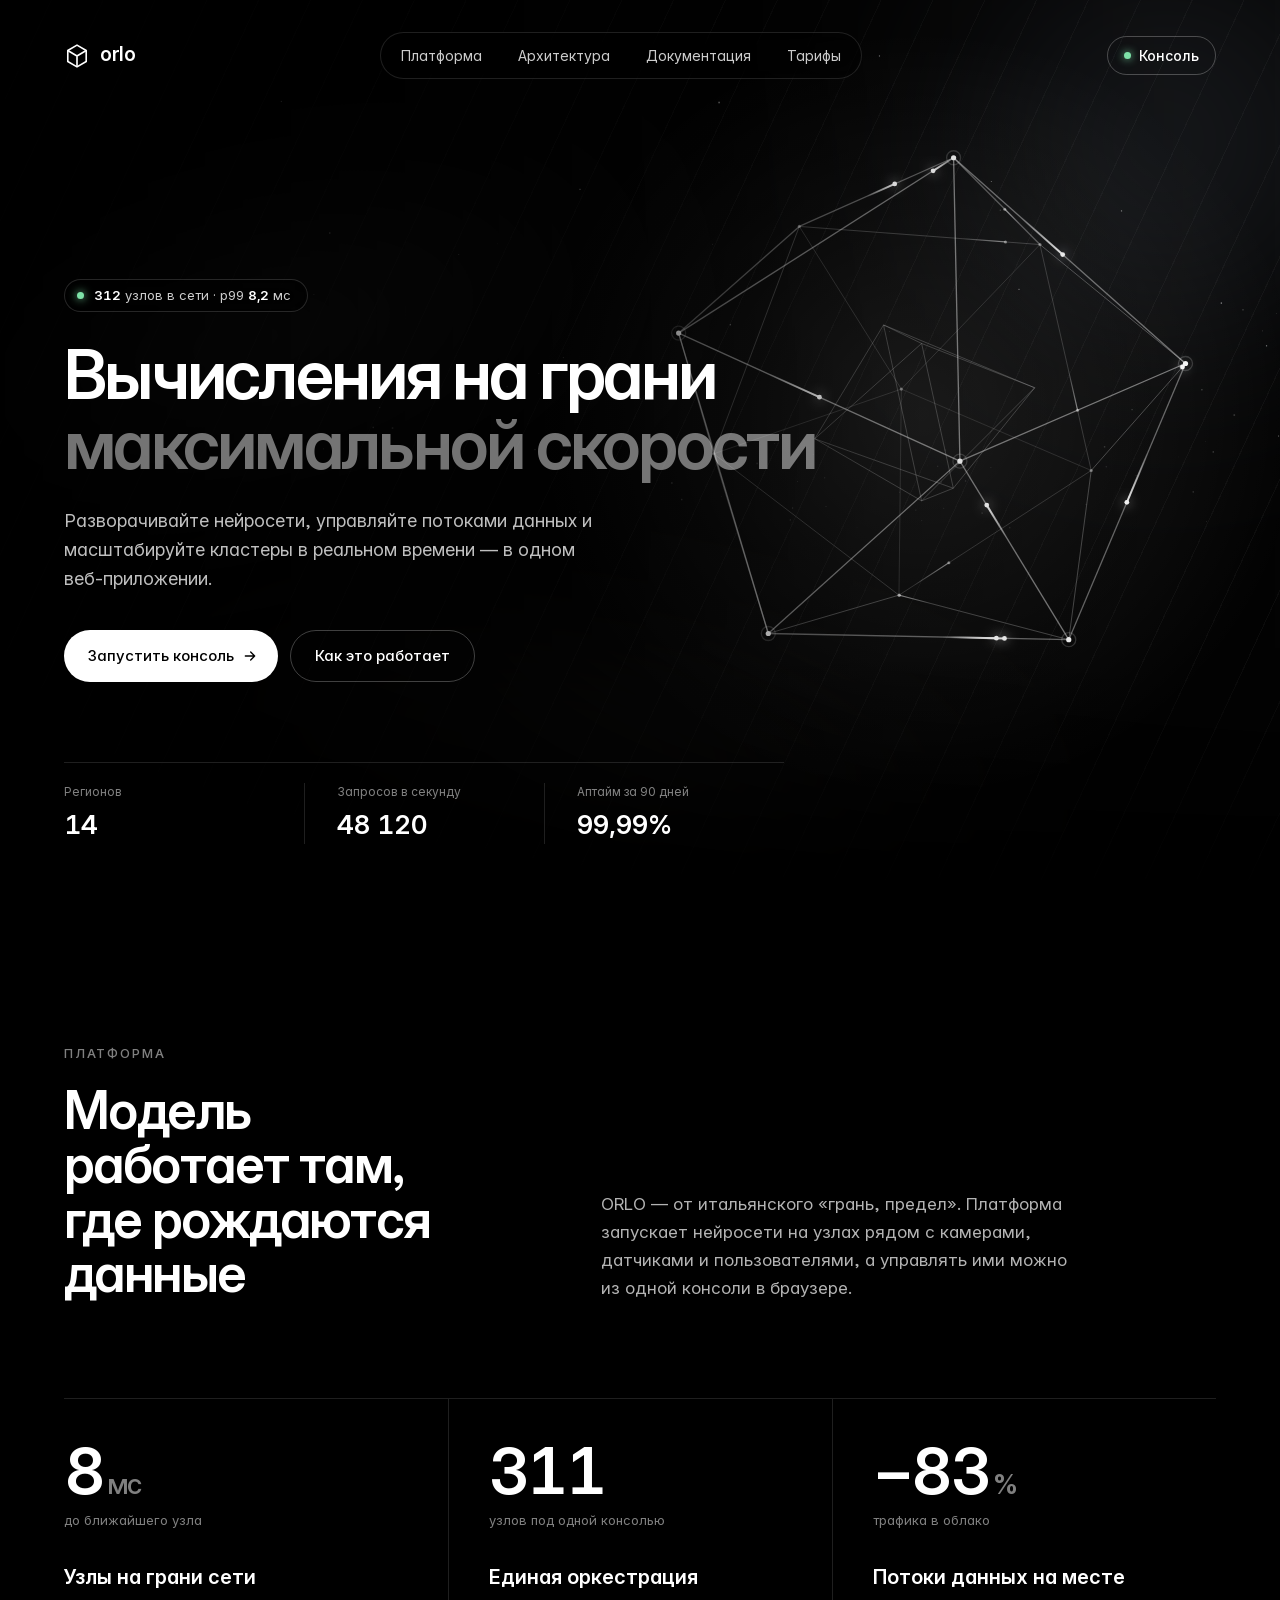
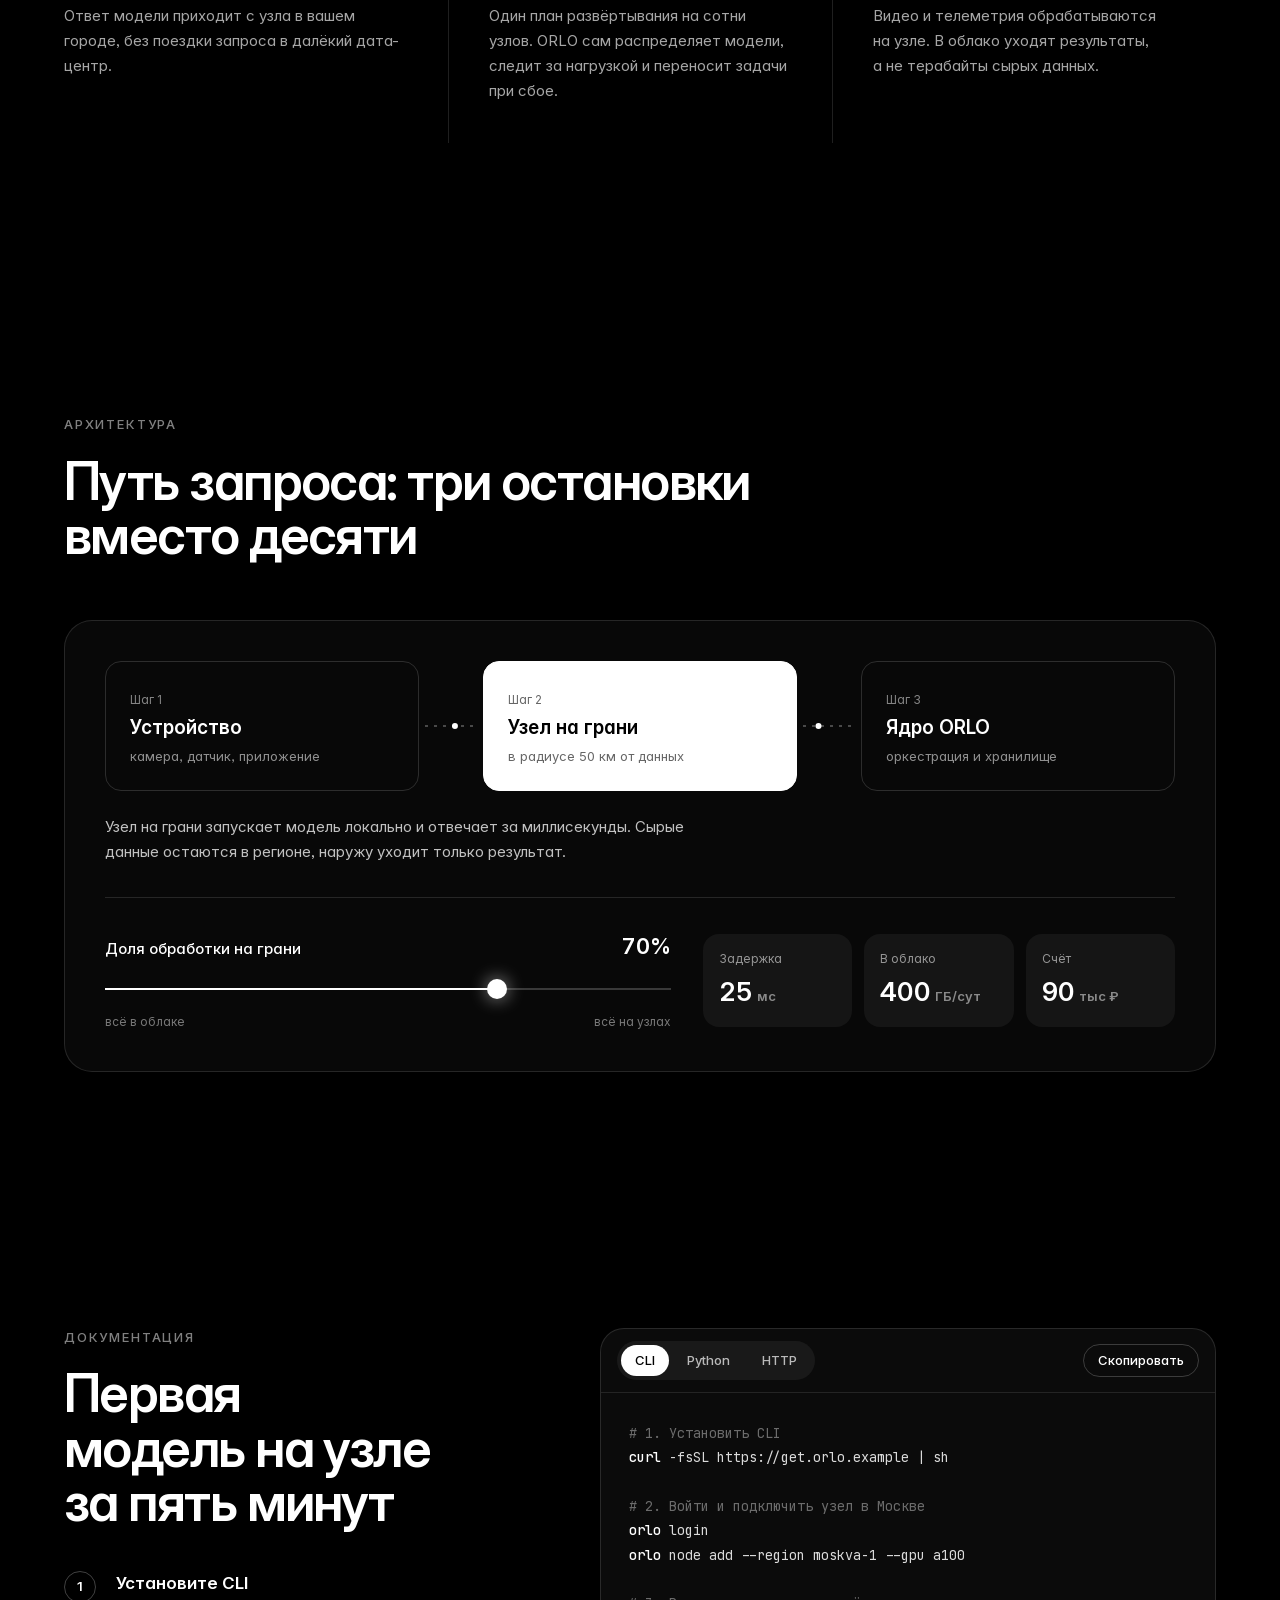
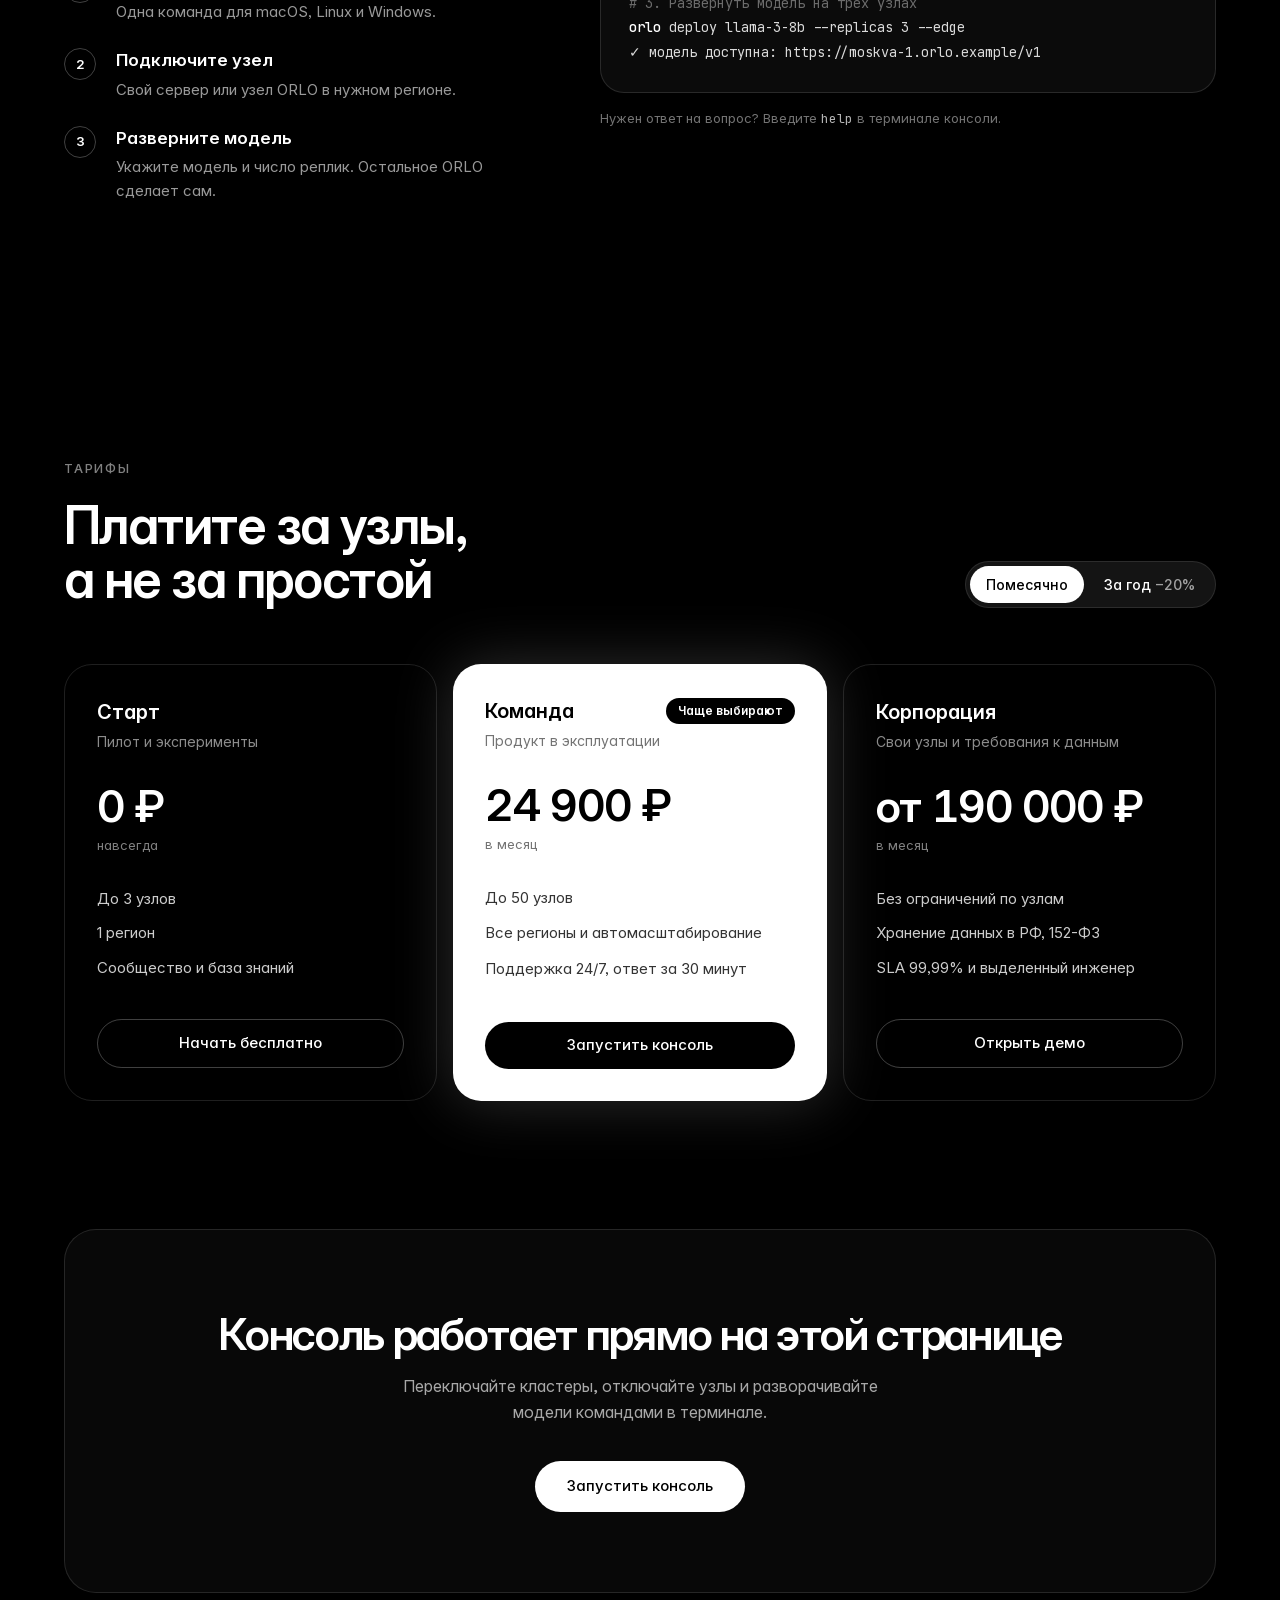
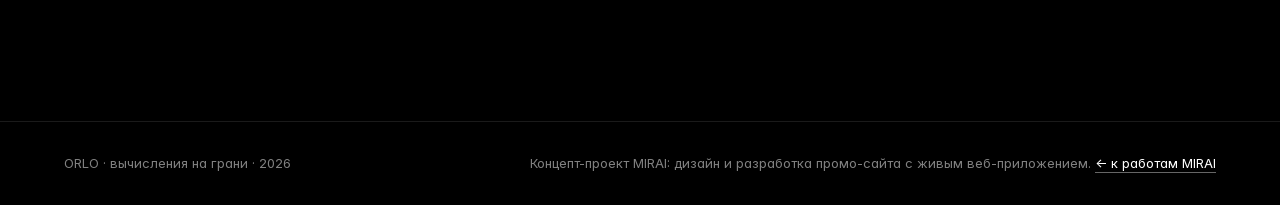
<file: works/orlo/index.html>
<!doctype html>
<html lang="ru">
<head>
<meta charset="utf-8">
<meta name="viewport" content="width=device-width,initial-scale=1,viewport-fit=cover">
<title>ORLO — вычисления на грани</title>
<meta name="claude:viewport-fit-sides" content="cover">
<meta name="description" content="ORLO — облачная платформа для запуска нейросетей на узлах рядом с данными. Концепт-проект MIRAI: промо-сайт и живое веб-приложение.">
<meta name="theme-color" content="#000000">
<meta property="og:title" content="ORLO — вычисления на грани">
<meta property="og:description" content="Промо-сайт и живая консоль платформы граничных вычислений. Концепт MIRAI.">
<meta property="og:image" content="https://qweqwasdd.github.io/MIRAI/img/orlo.jpg">
<link rel="icon" href="data:image/svg+xml,%3Csvg xmlns='http://www.w3.org/2000/svg' viewBox='0 0 32 32'%3E%3Crect width='32' height='32' rx='16' fill='%23000'/%3E%3Cpath d='M16 6 25 11v10l-9 5-9-5V11z' fill='none' stroke='white' stroke-width='1.8' stroke-linejoin='round'/%3E%3Cpath d='M16 16v10M16 16l9-5M16 16 7 11' stroke='white' stroke-width='1.8' stroke-linejoin='round'/%3E%3C/svg%3E">
<link rel="preload" href="fonts/inter-var.woff2" as="font" type="font/woff2" crossorigin>
<style>
@font-face{font-family:"Inter";src:url(fonts/inter-var.woff2) format("woff2");font-weight:100 900;font-display:swap}
@font-face{font-family:"JetBrains Mono";src:url(../../fonts/jetbrainsmono.woff2) format("woff2"),url(../../fonts/jetbrainsmono.woff) format("woff");font-weight:400 500;font-display:swap}
</style>
<style>*,:after,:before{--tw-border-spacing-x:0;--tw-border-spacing-y:0;--tw-translate-x:0;--tw-translate-y:0;--tw-rotate:0;--tw-skew-x:0;--tw-skew-y:0;--tw-scale-x:1;--tw-scale-y:1;--tw-pan-x: ;--tw-pan-y: ;--tw-pinch-zoom: ;--tw-scroll-snap-strictness:proximity;--tw-gradient-from-position: ;--tw-gradient-via-position: ;--tw-gradient-to-position: ;--tw-ordinal: ;--tw-slashed-zero: ;--tw-numeric-figure: ;--tw-numeric-spacing: ;--tw-numeric-fraction: ;--tw-ring-inset: ;--tw-ring-offset-width:0px;--tw-ring-offset-color:#fff;--tw-ring-color:rgba(59,130,246,.5);--tw-ring-offset-shadow:0 0 #0000;--tw-ring-shadow:0 0 #0000;--tw-shadow:0 0 #0000;--tw-shadow-colored:0 0 #0000;--tw-blur: ;--tw-brightness: ;--tw-contrast: ;--tw-grayscale: ;--tw-hue-rotate: ;--tw-invert: ;--tw-saturate: ;--tw-sepia: ;--tw-drop-shadow: ;--tw-backdrop-blur: ;--tw-backdrop-brightness: ;--tw-backdrop-contrast: ;--tw-backdrop-grayscale: ;--tw-backdrop-hue-rotate: ;--tw-backdrop-invert: ;--tw-backdrop-opacity: ;--tw-backdrop-saturate: ;--tw-backdrop-sepia: ;--tw-contain-size: ;--tw-contain-layout: ;--tw-contain-paint: ;--tw-contain-style: }::backdrop{--tw-border-spacing-x:0;--tw-border-spacing-y:0;--tw-translate-x:0;--tw-translate-y:0;--tw-rotate:0;--tw-skew-x:0;--tw-skew-y:0;--tw-scale-x:1;--tw-scale-y:1;--tw-pan-x: ;--tw-pan-y: ;--tw-pinch-zoom: ;--tw-scroll-snap-strictness:proximity;--tw-gradient-from-position: ;--tw-gradient-via-position: ;--tw-gradient-to-position: ;--tw-ordinal: ;--tw-slashed-zero: ;--tw-numeric-figure: ;--tw-numeric-spacing: ;--tw-numeric-fraction: ;--tw-ring-inset: ;--tw-ring-offset-width:0px;--tw-ring-offset-color:#fff;--tw-ring-color:rgba(59,130,246,.5);--tw-ring-offset-shadow:0 0 #0000;--tw-ring-shadow:0 0 #0000;--tw-shadow:0 0 #0000;--tw-shadow-colored:0 0 #0000;--tw-blur: ;--tw-brightness: ;--tw-contrast: ;--tw-grayscale: ;--tw-hue-rotate: ;--tw-invert: ;--tw-saturate: ;--tw-sepia: ;--tw-drop-shadow: ;--tw-backdrop-blur: ;--tw-backdrop-brightness: ;--tw-backdrop-contrast: ;--tw-backdrop-grayscale: ;--tw-backdrop-hue-rotate: ;--tw-backdrop-invert: ;--tw-backdrop-opacity: ;--tw-backdrop-saturate: ;--tw-backdrop-sepia: ;--tw-contain-size: ;--tw-contain-layout: ;--tw-contain-paint: ;--tw-contain-style: }/*! tailwindcss v3.4.17 | MIT License | https://tailwindcss.com*/*,:after,:before{border:0 solid #e5e7eb;box-sizing:border-box}:after,:before{--tw-content:""}:host,html{line-height:1.5;-webkit-text-size-adjust:100%;font-family:Inter,system-ui,Segoe UI,Roboto,sans-serif;font-feature-settings:normal;font-variation-settings:normal;-moz-tab-size:4;-o-tab-size:4;tab-size:4;-webkit-tap-highlight-color:transparent}body{line-height:inherit;margin:0}hr{border-top-width:1px;color:inherit;height:0}abbr:where([title]){-webkit-text-decoration:underline dotted;text-decoration:underline dotted}h1,h2,h3,h4,h5,h6{font-size:inherit;font-weight:inherit}a{color:inherit;text-decoration:inherit}b,strong{font-weight:bolder}code,kbd,pre,samp{font-family:ui-monospace,SFMono-Regular,Menlo,Monaco,Consolas,Liberation Mono,Courier New,monospace;font-feature-settings:normal;font-size:1em;font-variation-settings:normal}small{font-size:80%}sub,sup{font-size:75%;line-height:0;position:relative;vertical-align:baseline}sub{bottom:-.25em}sup{top:-.5em}table{border-collapse:collapse;border-color:inherit;text-indent:0}button,input,optgroup,select,textarea{color:inherit;font-family:inherit;font-feature-settings:inherit;font-size:100%;font-variation-settings:inherit;font-weight:inherit;letter-spacing:inherit;line-height:inherit;margin:0;padding:0}button,select{text-transform:none}button,input:where([type=button]),input:where([type=reset]),input:where([type=submit]){-webkit-appearance:button;background-color:transparent;background-image:none}:-moz-focusring{outline:auto}:-moz-ui-invalid{box-shadow:none}progress{vertical-align:baseline}::-webkit-inner-spin-button,::-webkit-outer-spin-button{height:auto}[type=search]{-webkit-appearance:textfield;outline-offset:-2px}::-webkit-search-decoration{-webkit-appearance:none}::-webkit-file-upload-button{-webkit-appearance:button;font:inherit}summary{display:list-item}blockquote,dd,dl,figure,h1,h2,h3,h4,h5,h6,hr,p,pre{margin:0}fieldset{margin:0}fieldset,legend{padding:0}menu,ol,ul{list-style:none;margin:0;padding:0}dialog{padding:0}textarea{resize:vertical}input::-moz-placeholder,textarea::-moz-placeholder{color:#9ca3af;opacity:1}input::placeholder,textarea::placeholder{color:#9ca3af;opacity:1}[role=button],button{cursor:pointer}:disabled{cursor:default}audio,canvas,embed,iframe,img,object,svg,video{display:block;vertical-align:middle}img,video{height:auto;max-width:100%}[hidden]:where(:not([hidden=until-found])){display:none}.pointer-events-none{pointer-events:none}.fixed{position:fixed}.absolute{position:absolute}.relative{position:relative}.inset-0{inset:0}.z-10{z-index:10}.z-20{z-index:20}.z-50{z-index:50}.z-\[60\]{z-index:60}.order-3{order:3}.mx-auto{margin-left:auto;margin-right:auto}.mb-3{margin-bottom:.75rem}.mb-5{margin-bottom:1.25rem}.mb-7{margin-bottom:1.75rem}.mb-9{margin-bottom:2.25rem}.ml-0\.5{margin-left:.125rem}.ml-1{margin-left:.25rem}.mt-0\.5{margin-top:.125rem}.mt-1{margin-top:.25rem}.mt-1\.5{margin-top:.375rem}.mt-10{margin-top:2.5rem}.mt-14{margin-top:3.5rem}.mt-16{margin-top:4rem}.mt-2{margin-top:.5rem}.mt-3{margin-top:.75rem}.mt-4{margin-top:1rem}.mt-6{margin-top:1.5rem}.mt-8{margin-top:2rem}.mt-9{margin-top:2.25rem}.block{display:block}.inline-block{display:inline-block}.flex{display:flex}.inline-flex{display:inline-flex}.grid{display:grid}.hidden{display:none}.h-10{height:2.5rem}.h-7{height:1.75rem}.h-8{height:2rem}.h-9{height:2.25rem}.h-\[100dvh\]{height:100dvh}.h-\[170px\]{height:170px}.h-full{height:100%}.min-h-0{min-height:0}.min-h-\[100dvh\]{min-height:100dvh}.min-h-\[190px\]{min-height:190px}.min-h-\[280px\]{min-height:280px}.min-h-\[3\.3em\]{min-height:3.3em}.min-h-screen{min-height:100vh}.w-10{width:2.5rem}.w-7{width:1.75rem}.w-8{width:2rem}.w-9{width:2.25rem}.w-full{width:100%}.min-w-0{min-width:0}.max-w-\[1180px\]{max-width:1180px}.max-w-\[1280px\]{max-width:1280px}.max-w-\[48ch\]{max-width:48ch}.max-w-\[52ch\]{max-width:52ch}.max-w-\[560px\]{max-width:560px}.max-w-\[640px\]{max-width:640px}.max-w-\[70ch\]{max-width:70ch}.max-w-\[720px\]{max-width:720px}.max-w-\[780px\]{max-width:780px}.flex-1{flex:1 1 0%}.flex-none{flex:none}.transform{transform:translate(var(--tw-translate-x),var(--tw-translate-y)) rotate(var(--tw-rotate)) skewX(var(--tw-skew-x)) skewY(var(--tw-skew-y)) scaleX(var(--tw-scale-x)) scaleY(var(--tw-scale-y))}.resize{resize:both}.grid-cols-2{grid-template-columns:repeat(2,minmax(0,1fr))}.grid-cols-3{grid-template-columns:repeat(3,minmax(0,1fr))}.grid-cols-\[auto_1fr_auto\]{grid-template-columns:auto 1fr auto}.flex-col{flex-direction:column}.flex-wrap{flex-wrap:wrap}.items-end{align-items:flex-end}.items-center{align-items:center}.items-baseline{align-items:baseline}.items-stretch{align-items:stretch}.justify-center{justify-content:center}.justify-between{justify-content:space-between}.gap-1{gap:.25rem}.gap-1\.5{gap:.375rem}.gap-12{gap:3rem}.gap-2{gap:.5rem}.gap-2\.5{gap:.625rem}.gap-3{gap:.75rem}.gap-4{gap:1rem}.gap-5{gap:1.25rem}.gap-6{gap:1.5rem}.gap-7{gap:1.75rem}.gap-8{gap:2rem}.overflow-hidden{overflow:hidden}.overflow-x-auto{overflow-x:auto}.overflow-y-auto{overflow-y:auto}.overflow-x-hidden{overflow-x:hidden}.truncate{overflow:hidden;text-overflow:ellipsis}.truncate,.whitespace-nowrap{white-space:nowrap}.rounded-2xl{border-radius:1rem}.rounded-\[24px\]{border-radius:24px}.rounded-\[28px\]{border-radius:28px}.rounded-\[32px\]{border-radius:32px}.rounded-full{border-radius:9999px}.rounded-lg{border-radius:.5rem}.border{border-width:1px}.border-b{border-bottom-width:1px}.border-l{border-left-width:1px}.border-t{border-top-width:1px}.border-white\/10{border-color:hsla(0,0%,100%,.1)}.border-white\/12{border-color:hsla(0,0%,100%,.12)}.border-white\/15{border-color:hsla(0,0%,100%,.15)}.border-white\/20{border-color:hsla(0,0%,100%,.2)}.border-white\/25{border-color:hsla(0,0%,100%,.25)}.border-white\/\[\.06\]{border-color:hsla(0,0%,100%,.06)}.bg-\[\#0b0b0b\]{--tw-bg-opacity:1;background-color:rgb(11 11 11/var(--tw-bg-opacity,1))}.bg-\[var\(--ok\)\]{background-color:var(--ok)}.bg-black{--tw-bg-opacity:1;background-color:rgb(0 0 0/var(--tw-bg-opacity,1))}.bg-black\/30{background-color:rgba(0,0,0,.3)}.bg-black\/35{background-color:rgba(0,0,0,.35)}.bg-black\/55{background-color:rgba(0,0,0,.55)}.bg-black\/60{background-color:rgba(0,0,0,.6)}.bg-black\/85{background-color:rgba(0,0,0,.85)}.bg-transparent{background-color:transparent}.bg-white{--tw-bg-opacity:1;background-color:rgb(255 255 255/var(--tw-bg-opacity,1))}.bg-white\/10{background-color:hsla(0,0%,100%,.1)}.bg-white\/15{background-color:hsla(0,0%,100%,.15)}.bg-white\/\[\.03\]{background-color:hsla(0,0%,100%,.03)}.bg-white\/\[\.05\]{background-color:hsla(0,0%,100%,.05)}.bg-white\/\[\.06\]{background-color:hsla(0,0%,100%,.06)}.bg-white\/\[\.07\]{background-color:hsla(0,0%,100%,.07)}.bg-white\/\[\.08\]{background-color:hsla(0,0%,100%,.08)}.bg-gradient-to-b{background-image:linear-gradient(to bottom,var(--tw-gradient-stops))}.from-black\/70{--tw-gradient-from:rgba(0,0,0,.7) var(--tw-gradient-from-position);--tw-gradient-to:transparent var(--tw-gradient-to-position);--tw-gradient-stops:var(--tw-gradient-from),var(--tw-gradient-to)}.via-black\/90{--tw-gradient-to:transparent var(--tw-gradient-to-position);--tw-gradient-stops:var(--tw-gradient-from),rgba(0,0,0,.9) var(--tw-gradient-via-position),var(--tw-gradient-to)}.to-black{--tw-gradient-to:#000 var(--tw-gradient-to-position)}.p-1{padding:.25rem}.p-4{padding:1rem}.p-5{padding:1.25rem}.p-7{padding:1.75rem}.px-2{padding-left:.5rem;padding-right:.5rem}.px-2\.5{padding-left:.625rem;padding-right:.625rem}.px-3{padding-left:.75rem;padding-right:.75rem}.px-3\.5{padding-left:.875rem;padding-right:.875rem}.px-4{padding-left:1rem;padding-right:1rem}.px-6{padding-left:1.5rem;padding-right:1.5rem}.px-8{padding-left:2rem;padding-right:2rem}.py-0\.5{padding-bottom:.125rem;padding-top:.125rem}.py-1{padding-bottom:.25rem;padding-top:.25rem}.py-1\.5{padding-bottom:.375rem;padding-top:.375rem}.py-10{padding-bottom:2.5rem;padding-top:2.5rem}.py-14{padding-bottom:3.5rem;padding-top:3.5rem}.py-2{padding-bottom:.5rem;padding-top:.5rem}.py-2\.5{padding-bottom:.625rem;padding-top:.625rem}.py-24{padding-bottom:6rem;padding-top:6rem}.py-3{padding-bottom:.75rem;padding-top:.75rem}.py-3\.5{padding-bottom:.875rem;padding-top:.875rem}.py-6{padding-bottom:1.5rem;padding-top:1.5rem}.py-8{padding-bottom:2rem;padding-top:2rem}.pb-10{padding-bottom:2.5rem}.pb-24{padding-bottom:6rem}.pl-3{padding-left:.75rem}.pl-4{padding-left:1rem}.pl-6{padding-left:1.5rem}.pr-4{padding-right:1rem}.pr-5{padding-right:1.25rem}.pt-16{padding-top:4rem}.pt-4{padding-top:1rem}.pt-5{padding-top:1.25rem}.pt-6{padding-top:1.5rem}.pt-8{padding-top:2rem}.text-left{text-align:left}.text-center{text-align:center}.text-\[11\.5px\]{font-size:11.5px}.text-\[12\.5px\]{font-size:12.5px}.text-\[12px\]{font-size:12px}.text-\[13\.5px\]{font-size:13.5px}.text-\[13px\]{font-size:13px}.text-\[14px\]{font-size:14px}.text-\[15px\]{font-size:15px}.text-\[16px\]{font-size:16px}.text-\[17px\]{font-size:17px}.text-\[19px\]{font-size:19px}.text-\[20px\]{font-size:20px}.text-\[22px\]{font-size:22px}.text-\[26px\]{font-size:26px}.text-\[28px\]{font-size:28px}.text-\[30px\]{font-size:30px}.text-\[34px\]{font-size:34px}.text-\[40px\]{font-size:40px}.text-\[44px\]{font-size:44px}.text-\[56px\]{font-size:56px}.font-medium{font-weight:500}.font-semibold{font-weight:600}.uppercase{text-transform:uppercase}.leading-\[1\.02\]{line-height:1.02}.leading-\[1\.05\]{line-height:1.05}.leading-\[1\.1\]{line-height:1.1}.leading-\[1\.65\]{line-height:1.65}.leading-\[1\.6\]{line-height:1.6}.leading-\[1\.7\]{line-height:1.7}.leading-\[1\.8\]{line-height:1.8}.leading-none{line-height:1}.tracking-\[-0\.02em\]{letter-spacing:-.02em}.tracking-\[-0\.03em\]{letter-spacing:-.03em}.tracking-\[-0\.04em\]{letter-spacing:-.04em}.tracking-\[\.14em\]{letter-spacing:.14em}.tracking-normal{letter-spacing:0}.tracking-wider{letter-spacing:.05em}.text-black{--tw-text-opacity:1;color:rgb(0 0 0/var(--tw-text-opacity,1))}.text-black\/55{color:rgba(0,0,0,.55)}.text-black\/80{color:rgba(0,0,0,.8)}.text-white{--tw-text-opacity:1;color:rgb(255 255 255/var(--tw-text-opacity,1))}.text-white\/35{color:hsla(0,0%,100%,.35)}.text-white\/40{color:hsla(0,0%,100%,.4)}.text-white\/45{color:hsla(0,0%,100%,.45)}.text-white\/50{color:hsla(0,0%,100%,.5)}.text-white\/55{color:hsla(0,0%,100%,.55)}.text-white\/60{color:hsla(0,0%,100%,.6)}.text-white\/65{color:hsla(0,0%,100%,.65)}.text-white\/70{color:hsla(0,0%,100%,.7)}.text-white\/75{color:hsla(0,0%,100%,.75)}.text-white\/80{color:hsla(0,0%,100%,.8)}.text-white\/85{color:hsla(0,0%,100%,.85)}.underline{text-decoration-line:underline}.decoration-white\/40{text-decoration-color:hsla(0,0%,100%,.4)}.underline-offset-4{text-underline-offset:4px}.antialiased{-webkit-font-smoothing:antialiased;-moz-osx-font-smoothing:grayscale}.opacity-0{opacity:0}.opacity-60{opacity:.6}.shadow-\[0_0_60px_rgba\(255\2c 255\2c 255\2c \.18\)\]{--tw-shadow:0 0 60px hsla(0,0%,100%,.18);--tw-shadow-colored:0 0 60px var(--tw-shadow-color)}.shadow-\[0_0_60px_rgba\(255\2c 255\2c 255\2c \.18\)\],.shadow-\[0_0_8px_var\(--ok\)\]{box-shadow:var(--tw-ring-offset-shadow,0 0 #0000),var(--tw-ring-shadow,0 0 #0000),var(--tw-shadow)}.shadow-\[0_0_8px_var\(--ok\)\]{--tw-shadow:0 0 8px var(--ok);--tw-shadow-colored:0 0 8px var(--tw-shadow-color)}.outline-none{outline:2px solid transparent;outline-offset:2px}.filter{filter:var(--tw-blur) var(--tw-brightness) var(--tw-contrast) var(--tw-grayscale) var(--tw-hue-rotate) var(--tw-invert) var(--tw-saturate) var(--tw-sepia) var(--tw-drop-shadow)}.backdrop-blur-md{--tw-backdrop-blur:blur(12px)}.backdrop-blur-md,.backdrop-blur-sm{-webkit-backdrop-filter:var(--tw-backdrop-blur) var(--tw-backdrop-brightness) var(--tw-backdrop-contrast) var(--tw-backdrop-grayscale) var(--tw-backdrop-hue-rotate) var(--tw-backdrop-invert) var(--tw-backdrop-opacity) var(--tw-backdrop-saturate) var(--tw-backdrop-sepia);backdrop-filter:var(--tw-backdrop-blur) var(--tw-backdrop-brightness) var(--tw-backdrop-contrast) var(--tw-backdrop-grayscale) var(--tw-backdrop-hue-rotate) var(--tw-backdrop-invert) var(--tw-backdrop-opacity) var(--tw-backdrop-saturate) var(--tw-backdrop-sepia)}.backdrop-blur-sm{--tw-backdrop-blur:blur(4px)}.backdrop-blur-xl{--tw-backdrop-blur:blur(24px);-webkit-backdrop-filter:var(--tw-backdrop-blur) var(--tw-backdrop-brightness) var(--tw-backdrop-contrast) var(--tw-backdrop-grayscale) var(--tw-backdrop-hue-rotate) var(--tw-backdrop-invert) var(--tw-backdrop-opacity) var(--tw-backdrop-saturate) var(--tw-backdrop-sepia);backdrop-filter:var(--tw-backdrop-blur) var(--tw-backdrop-brightness) var(--tw-backdrop-contrast) var(--tw-backdrop-grayscale) var(--tw-backdrop-hue-rotate) var(--tw-backdrop-invert) var(--tw-backdrop-opacity) var(--tw-backdrop-saturate) var(--tw-backdrop-sepia)}.transition-colors{transition-duration:.15s;transition-property:color,background-color,border-color,text-decoration-color,fill,stroke;transition-timing-function:cubic-bezier(.4,0,.2,1)}.transition-opacity{transition-duration:.15s;transition-property:opacity;transition-timing-function:cubic-bezier(.4,0,.2,1)}.ease-in-out{transition-timing-function:cubic-bezier(.4,0,.2,1)}.\[text-wrap\:balance\]{text-wrap:balance}.placeholder\:text-white\/30::-moz-placeholder{color:hsla(0,0%,100%,.3)}.placeholder\:text-white\/30::placeholder{color:hsla(0,0%,100%,.3)}.last\:border-0:last-child{border-width:0}.hover\:bg-black\/80:hover{background-color:rgba(0,0,0,.8)}.hover\:bg-white\/10:hover{background-color:hsla(0,0%,100%,.1)}.hover\:bg-white\/20:hover{background-color:hsla(0,0%,100%,.2)}.hover\:text-white:hover{--tw-text-opacity:1;color:rgb(255 255 255/var(--tw-text-opacity,1))}.hover\:decoration-white:hover{text-decoration-color:#fff}@media (min-width:640px){.sm\:inline{display:inline}.sm\:text-\[56px\]{font-size:56px}}@media (min-width:768px){.md\:order-none{order:0}.md\:mt-20{margin-top:5rem}.md\:mt-24{margin-top:6rem}.md\:block{display:block}.md\:flex{display:flex}.md\:inline-flex{display:inline-flex}.md\:hidden{display:none}.md\:h-auto{height:auto}.md\:max-h-\[min\(860px\2c calc\(100dvh-48px\)\)\]{max-height:min(860px,calc(100dvh - 48px))}.md\:w-auto{width:auto}.md\:grid-cols-3{grid-template-columns:repeat(3,minmax(0,1fr))}.md\:grid-cols-\[1fr_1\.3fr\]{grid-template-columns:1fr 1.3fr}.md\:items-center{align-items:center}.md\:gap-16{gap:4rem}.md\:rounded-\[28px\]{border-radius:28px}.md\:border-b-0{border-bottom-width:0}.md\:border-l{border-left-width:1px}.md\:p-10{padding:2.5rem}.md\:p-5{padding:1.25rem}.md\:p-6{padding:1.5rem}.md\:p-7{padding:1.75rem}.md\:p-8{padding:2rem}.md\:px-10{padding-left:2.5rem;padding-right:2.5rem}.md\:px-6{padding-left:1.5rem;padding-right:1.5rem}.md\:py-20{padding-bottom:5rem;padding-top:5rem}.md\:py-32{padding-bottom:8rem;padding-top:8rem}.md\:py-36{padding-bottom:9rem;padding-top:9rem}.md\:pb-14{padding-bottom:3.5rem}.md\:pb-32{padding-bottom:8rem}.md\:pl-10{padding-left:2.5rem}.md\:pl-8{padding-left:2rem}.md\:pr-10{padding-right:2.5rem}.md\:pt-8{padding-top:2rem}.md\:text-\[18px\]{font-size:18px}.md\:text-\[26px\]{font-size:26px}.md\:text-\[44px\]{font-size:44px}.md\:text-\[52px\]{font-size:52px}.md\:text-\[64px\]{font-size:64px}.md\:text-\[68px\]{font-size:68px}}@media (min-width:1024px){.lg\:grid-cols-4{grid-template-columns:repeat(4,minmax(0,1fr))}.lg\:grid-cols-\[1\.2fr_1fr\]{grid-template-columns:1.2fr 1fr}.lg\:grid-cols-\[1fr_1\.35fr\]{grid-template-columns:1fr 1.35fr}.lg\:grid-cols-\[minmax\(0\2c 1\.55fr\)_minmax\(0\2c 1fr\)\]{grid-template-columns:minmax(0,1.55fr) minmax(0,1fr)}.lg\:gap-20{gap:5rem}}</style>
<style>
/* Кинематографичный монохром: чёрный, белый, свечение. Один акцент — белый свет; цвет только у статусов. */
:root{
  --bg:#000; --ink:#fff; --soft:rgba(255,255,255,.72); --dim:rgba(255,255,255,.48); --line:rgba(255,255,255,.12);
  --ok:#7ee2a8; --warn:#f2c46b; --bad:#ff8a7a;
  --ease:cubic-bezier(.22,1,.36,1);
  color-scheme:dark;
}
html{scroll-behavior:smooth;-webkit-text-size-adjust:100%}
body{background:var(--bg);color:var(--ink);font-family:"Inter",system-ui,"Segoe UI",Roboto,sans-serif;font-feature-settings:"cv11","ss03"}
::selection{background:#fff;color:#000}
.tnum{font-variant-numeric:tabular-nums}
.mono{font-family:"JetBrains Mono",ui-monospace,Consolas,"Liberation Mono",monospace}
:focus-visible{outline:2px solid #fff;outline-offset:3px}
#termIn:focus-visible{outline:none}
.gut{padding-left:max(24px,env(safe-area-inset-left,0px));padding-right:max(24px,env(safe-area-inset-right,0px))}
@media (min-width:768px){.gut{padding-left:max(64px,env(safe-area-inset-left,0px));padding-right:max(64px,env(safe-area-inset-right,0px))}}

/* ---- фон: видео + запасной «свет на грани», если видео не загрузится ---- */
.bg-fallback{position:fixed;inset:0;z-index:-20;overflow:hidden;background:#030303}
.bg-fallback i{position:absolute;border-radius:50%;filter:blur(70px);opacity:.28;mix-blend-mode:screen}
.bg-fallback i:nth-child(1){width:60vmax;height:22vmax;left:-10vmax;top:22%;background:radial-gradient(closest-side,rgba(255,255,255,.55),transparent);transform:rotate(-14deg);animation:drift1 22s ease-in-out infinite alternate}
.bg-fallback i:nth-child(2){width:46vmax;height:46vmax;right:-14vmax;top:-12vmax;background:radial-gradient(closest-side,rgba(170,186,214,.5),transparent);animation:drift2 26s ease-in-out infinite alternate}
.bg-fallback i:nth-child(3){width:70vmax;height:16vmax;left:10vmax;bottom:6%;background:radial-gradient(closest-side,rgba(222,214,200,.35),transparent);transform:rotate(8deg);animation:drift1 30s ease-in-out infinite alternate-reverse}
.bg-fallback::after{content:"";position:absolute;inset:0;background:repeating-linear-gradient(115deg,transparent 0 46px,rgba(255,255,255,.035) 46px 47px)}
@keyframes drift1{to{transform:translate(8vmax,-4vmax) rotate(-6deg)}}
@keyframes drift2{to{transform:translate(-10vmax,8vmax)}}
.hero-shade{background:linear-gradient(90deg,rgba(0,0,0,.92) 0%,rgba(0,0,0,.72) 38%,rgba(0,0,0,.15) 70%,transparent 100%),linear-gradient(0deg,#000 0%,transparent 28%)}
@media (max-width:767px){.hero-shade{background:linear-gradient(0deg,#000 8%,rgba(0,0,0,.72) 55%,rgba(0,0,0,.35) 100%)}}
#edge{opacity:0;transition:opacity 2s ease .2s}
#edge.on{opacity:1}

/* ---- пошаговая анимация ---- */
@keyframes wordFadeUp{from{opacity:0;transform:translateY(15px);filter:blur(6px)}to{opacity:1;transform:translateY(0);filter:blur(0)}}
@keyframes dropIn{from{opacity:0;transform:translateY(-18px);filter:blur(6px)}to{opacity:1;transform:none;filter:blur(0)}}
.word-wrap{animation:wordFadeUp .9s var(--ease) both}
.drop{animation:dropIn 1s var(--ease) both}
.rise{animation:wordFadeUp 1s var(--ease) both}
.cta{transition:box-shadow .35s var(--ease),transform .35s var(--ease),background .25s}
.cta:hover{box-shadow:0 0 32px rgba(255,255,255,.55);transform:translateY(-2px)}
.cta:active{transform:translateY(0)}
.ghost{transition:background .25s,border-color .25s}
.ghost:hover{background:rgba(255,255,255,.1);border-color:rgba(255,255,255,.5)}
.navlink{position:relative}
.navlink::after{content:"";position:absolute;left:0;right:0;bottom:-6px;height:1px;background:#fff;transform:scaleX(0);transform-origin:left;transition:transform .35s var(--ease)}
.navlink:hover::after{transform:scaleX(1)}

/* появление секций: элементы видимы по умолчанию, анимация только добавляется */
.js .reveal{transition:opacity 1s var(--ease),transform 1s var(--ease)}
.js .reveal.pre{opacity:0;transform:translateY(24px)}

/* мобильное меню */
#menu{transition:opacity .35s var(--ease),visibility 0s .35s}
#menu.open{transition:opacity .35s var(--ease),visibility 0s}
#menu:not(.open){opacity:0;visibility:hidden}
#menu a{transition:opacity .2s}
#menu.open li{animation:wordFadeUp .6s var(--ease) both}

/* архитектура */
.stage{transition:background .3s,border-color .3s,color .3s}
.stage[aria-pressed="true"]{background:#fff;color:#000;border-color:#fff}
.stage[aria-pressed="true"] .stage-sub{color:rgba(0,0,0,.6)}
.flow{stroke:rgba(255,255,255,.35);stroke-width:1.5;stroke-dasharray:3 6;animation:flow 1s linear infinite;fill:none}
@keyframes flow{to{stroke-dashoffset:-18}}
.range{-webkit-appearance:none;appearance:none;width:100%;height:28px;background:transparent;cursor:pointer;--p:70%}
.range::-webkit-slider-runnable-track{height:2px;background:linear-gradient(90deg,#fff var(--p),rgba(255,255,255,.2) var(--p))}
.range::-moz-range-track{height:2px;background:linear-gradient(90deg,#fff var(--p),rgba(255,255,255,.2) var(--p))}
.range::-webkit-slider-thumb{-webkit-appearance:none;width:20px;height:20px;border-radius:50%;background:#fff;margin-top:-9px;box-shadow:0 0 18px rgba(255,255,255,.6)}
.range::-moz-range-thumb{width:20px;height:20px;border:0;border-radius:50%;background:#fff;box-shadow:0 0 18px rgba(255,255,255,.6)}

/* код */
.code{white-space:pre;overflow-x:auto;tab-size:2}
.code .c{color:rgba(255,255,255,.4)}
.code .s{color:#e8dcc6}
.code .k{color:#fff;font-weight:500}
.tabbtn[aria-selected="true"]{background:#fff;color:#000}

/* тарифы */
.seg button[aria-pressed="true"]{background:#fff;color:#000}

/* ---- консоль (веб-приложение) ---- */
#console{transition:opacity .45s var(--ease),visibility 0s .45s}
#console.open{transition:opacity .45s var(--ease),visibility 0s}
#console:not(.open){opacity:0;visibility:hidden;pointer-events:none}
#console .win{transition:transform .6s var(--ease)}
#console:not(.open) .win{transform:translateY(28px) scale(.98)}
.glass{background:rgba(12,12,12,.62);-webkit-backdrop-filter:blur(28px) saturate(140%);backdrop-filter:blur(28px) saturate(140%);border:1px solid rgba(255,255,255,.14)}
.tile{background:rgba(255,255,255,.045);border:1px solid rgba(255,255,255,.09)}
.pill-on{background:#fff;color:#000}
.sw{position:relative;width:36px;height:20px;border-radius:999px;background:rgba(255,255,255,.18);transition:background .25s;flex:none}
.sw::after{content:"";position:absolute;top:2px;left:2px;width:16px;height:16px;border-radius:50%;background:#fff;transition:transform .3s var(--ease)}
.sw[aria-checked="true"]{background:var(--ok)}
.sw[aria-checked="true"]::after{transform:translateX(16px)}
.bar{height:4px;border-radius:2px;background:rgba(255,255,255,.12);overflow:hidden}
.bar i{display:block;height:100%;background:#fff;border-radius:2px;transition:width .8s var(--ease),background .4s}
.dot{width:7px;height:7px;border-radius:50%;flex:none}
.term{scrollbar-width:thin;scrollbar-color:rgba(255,255,255,.2) transparent}
.term .ln{animation:wordFadeUp .35s var(--ease) both;white-space:pre-wrap;word-break:break-word}
.chip{transition:background .2s,border-color .2s}
.chip:hover{background:rgba(255,255,255,.12);border-color:rgba(255,255,255,.35)}
.caret{display:inline-block;width:8px;height:15px;background:#fff;vertical-align:-2px;animation:blinkc 1s steps(2) infinite}
@keyframes blinkc{50%{opacity:0}}
.flash{animation:flashv .9s ease}
@keyframes flashv{0%{color:#fff;text-shadow:0 0 14px rgba(255,255,255,.9)}100%{text-shadow:none}}

@media (prefers-reduced-motion:reduce){
  *,*::before,*::after{animation-duration:.01ms!important;animation-delay:0s!important;animation-iteration-count:1!important;transition-duration:.01ms!important;scroll-behavior:auto!important}
  .word-wrap{opacity:1!important}
}
</style>
</head>
<body class="min-h-screen text-white bg-black antialiased overflow-x-hidden">

<!-- фон под всей страницей -->
<div class="bg-fallback" aria-hidden="true"><i></i><i></i><i></i></div>

<!-- HERO: своя генеративная «грань» вместо видео; рисуется кодом, поэтому у анимации нет начала и конца -->
<section class="relative min-h-[100dvh] flex flex-col overflow-hidden" id="top">
  <canvas id="edge" class="absolute inset-0 w-full h-full" aria-hidden="true"></canvas>
  <div class="hero-shade absolute inset-0 pointer-events-none"></div>

  <header class="relative z-20 gut pt-6 md:pt-8 flex items-center justify-between gap-6">
    <a href="#top" class="drop flex items-center gap-2.5" style="animation-delay:.1s" aria-label="ORLO, на главную">
      <svg width="26" height="26" viewBox="0 0 48 48" fill="none" aria-hidden="true"><path d="M24 4 41 13.8v20.4L24 44 7 34.2V13.8z" stroke="white" stroke-width="3" stroke-linejoin="round"/><path d="M24 24v20M24 24l17-10.2M24 24 7 13.8" stroke="white" stroke-width="3" stroke-linejoin="round"/></svg>
      <span class="font-semibold text-[19px] tracking-[-0.02em]">orlo</span>
    </a>
    <nav class="hidden md:flex items-center gap-1 p-1 rounded-full border border-white/12 bg-black/30 backdrop-blur-md drop" style="animation-delay:.15s" aria-label="Основное меню">
      <a class="navpill px-4 py-2 rounded-full text-[14px] text-white/80 hover:text-white hover:bg-white/10 transition-colors" href="#platform">Платформа</a>
      <a class="navpill px-4 py-2 rounded-full text-[14px] text-white/80 hover:text-white hover:bg-white/10 transition-colors" href="#architecture">Архитектура</a>
      <a class="navpill px-4 py-2 rounded-full text-[14px] text-white/80 hover:text-white hover:bg-white/10 transition-colors" href="#docs">Документация</a>
      <a class="navpill px-4 py-2 rounded-full text-[14px] text-white/80 hover:text-white hover:bg-white/10 transition-colors" href="#pricing">Тарифы</a>
    </nav>
    <div class="flex items-center gap-2 drop" style="animation-delay:.2s">
      <button type="button" data-open-console class="hidden md:inline-flex items-center gap-2 ghost border border-white/25 rounded-full px-4 py-2 text-[14px] font-medium"><span class="dot bg-[var(--ok)] shadow-[0_0_8px_var(--ok)]"></span>Консоль</button>
      <button id="menuBtn" type="button" class="md:hidden w-10 h-10 rounded-full border border-white/20 bg-black/30 backdrop-blur-md flex items-center justify-center" aria-label="Открыть меню" aria-expanded="false" aria-controls="menu">
        <svg width="18" height="18" viewBox="0 0 24 24" fill="none" stroke="white" stroke-width="2" stroke-linecap="round" aria-hidden="true"><path d="M4 8h16M4 16h16"/></svg>
      </button>
    </div>
  </header>

  <div class="relative z-10 flex-1 flex items-end gut pt-16">
    <div class="w-full max-w-[1280px] mx-auto pb-10 md:pb-14">
      <div class="max-w-[780px]">
        <p class="rise inline-flex items-center gap-2.5 rounded-full border border-white/15 bg-black/35 backdrop-blur-md pl-3 pr-4 py-1.5 text-[13px] text-white/80 mb-7" style="animation-delay:.25s">
          <span class="dot bg-[var(--ok)] shadow-[0_0_8px_var(--ok)]"></span>
          <span><b class="font-semibold text-white tnum" id="liveNodes">312</b> узлов в сети · p99 <b class="font-semibold text-white tnum" id="liveLat">8,2</b> мс</span>
        </p>
        <h1 id="heroTitle" class="text-[40px] sm:text-[56px] md:text-[68px] font-semibold tracking-[-0.04em] leading-[1.02] mb-7">Вычисления на грани<br><span class="text-white/45">максимальной скорости</span></h1>
        <p id="heroSub" class="text-[16px] md:text-[18px] text-white/75 leading-[1.6] max-w-[560px] mb-9">Разворачивайте нейросети, управляйте потоками данных и масштабируйте кластеры в реальном времени — в одном веб-приложении.</p>
        <div id="heroCtas" class="opacity-0 flex flex-wrap gap-3">
          <button type="button" data-open-console class="cta bg-white text-black pl-6 pr-5 py-3.5 rounded-full font-medium text-[15px] inline-flex items-center gap-2">Запустить консоль <svg width="16" height="16" viewBox="0 0 24 24" fill="none" stroke="currentColor" stroke-width="2" stroke-linecap="round" stroke-linejoin="round" aria-hidden="true"><path d="M5 12h14M13 6l6 6-6 6"/></svg></button>
          <a href="#architecture" class="ghost border border-white/25 rounded-full px-6 py-3.5 text-[15px] font-medium">Как это работает</a>
        </div>
      </div>

      <dl class="rise mt-14 md:mt-20 grid grid-cols-3 border-t border-white/12 pt-5 max-w-[720px]" style="animation-delay:2.4s">
        <div><dt class="text-[12px] text-white/50">Регионов</dt><dd class="text-[20px] md:text-[26px] font-semibold tnum mt-1">14</dd></div>
        <div class="pl-4 md:pl-8 border-l border-white/12"><dt class="text-[12px] text-white/50">Запросов в секунду</dt><dd class="text-[20px] md:text-[26px] font-semibold tnum mt-1" id="liveRps">48 120</dd></div>
        <div class="pl-4 md:pl-8 border-l border-white/12"><dt class="text-[12px] text-white/50">Аптайм за 90 дней</dt><dd class="text-[20px] md:text-[26px] font-semibold tnum mt-1">99,99%</dd></div>
      </dl>
    </div>
  </div>
</section>

<!-- мобильное меню -->
<div id="menu" class="fixed inset-0 z-50 bg-black/85 backdrop-blur-xl flex flex-col" role="dialog" aria-modal="true" aria-label="Меню">
  <div class="gut py-6 flex items-center justify-between">
    <span class="font-medium text-[16px] tracking-wider uppercase">ORLO</span>
    <button id="menuClose" type="button" class="w-10 h-10 rounded-full bg-white/15 flex items-center justify-center" aria-label="Закрыть меню">
      <svg width="18" height="18" viewBox="0 0 24 24" fill="none" stroke="white" stroke-width="2" stroke-linecap="round" aria-hidden="true"><path d="M6 6l12 12M18 6 6 18"/></svg>
    </button>
  </div>
  <ul class="flex-1 flex flex-col items-center justify-center gap-7 text-[28px] font-semibold tracking-[-0.02em]">
    <li style="animation-delay:.05s"><a href="#platform">Платформа</a></li>
    <li style="animation-delay:.1s"><a href="#architecture">Архитектура</a></li>
    <li style="animation-delay:.15s"><a href="#docs">Документация</a></li>
    <li style="animation-delay:.2s"><a href="#pricing">Тарифы</a></li>
    <li style="animation-delay:.25s" class="pt-4"><button type="button" data-open-console class="cta bg-white text-black px-8 py-3.5 rounded-full font-medium text-[15px] tracking-normal">Запустить консоль</button></li>
  </ul>
</div>

<main class="relative bg-gradient-to-b from-black/70 via-black/90 to-black">

  <!-- ПЛАТФОРМА -->
  <section id="platform" class="gut py-24 md:py-36 max-w-[1280px] mx-auto">
    <div class="reveal grid md:grid-cols-[1fr_1.3fr] gap-8 md:gap-16 items-end">
      <div>
        <p class="text-[13px] font-medium text-white/50 uppercase tracking-[.14em] mb-5">Платформа</p>
        <h2 class="text-[34px] md:text-[52px] font-semibold tracking-[-0.03em] leading-[1.05] [text-wrap:balance]">Модель работает там, где&nbsp;рождаются данные</h2>
      </div>
      <p class="text-[17px] leading-[1.65] text-white/70 max-w-[52ch]">ORLO — от итальянского «грань, предел». Платформа запускает нейросети на&nbsp;узлах рядом с&nbsp;камерами, датчиками и&nbsp;пользователями, а&nbsp;управлять ими можно из&nbsp;одной консоли в&nbsp;браузере.</p>
    </div>

    <div class="mt-16 md:mt-24 grid md:grid-cols-3 border-t border-white/12">
      <article class="reveal py-10 md:pr-10 border-b md:border-b-0 border-white/12">
        <p class="text-[56px] md:text-[64px] font-semibold tracking-[-0.04em] leading-none tnum"><span data-count="8">8</span><span class="text-[28px] text-white/50 font-medium ml-1">мс</span></p>
        <p class="text-[13px] text-white/50 mt-2">до ближайшего узла</p>
        <h3 class="text-[20px] font-semibold mt-8 mb-3">Узлы на грани сети</h3>
        <p class="text-[15px] leading-[1.65] text-white/65">Ответ модели приходит с&nbsp;узла в&nbsp;вашем городе, без поездки запроса в&nbsp;далёкий дата-центр.</p>
      </article>
      <article class="reveal py-10 md:px-10 border-b md:border-b-0 md:border-l border-white/12">
        <p class="text-[56px] md:text-[64px] font-semibold tracking-[-0.04em] leading-none tnum"><span data-count="312">312</span></p>
        <p class="text-[13px] text-white/50 mt-2">узлов под одной консолью</p>
        <h3 class="text-[20px] font-semibold mt-8 mb-3">Единая оркестрация</h3>
        <p class="text-[15px] leading-[1.65] text-white/65">Один план развёртывания на&nbsp;сотни узлов. ORLO сам распределяет модели, следит за&nbsp;нагрузкой и&nbsp;переносит задачи при сбое.</p>
      </article>
      <article class="reveal py-10 md:pl-10 md:border-l border-white/12">
        <p class="text-[56px] md:text-[64px] font-semibold tracking-[-0.04em] leading-none tnum">−<span data-count="83">83</span><span class="text-[28px] text-white/50 font-medium ml-1">%</span></p>
        <p class="text-[13px] text-white/50 mt-2">трафика в облако</p>
        <h3 class="text-[20px] font-semibold mt-8 mb-3">Потоки данных на месте</h3>
        <p class="text-[15px] leading-[1.65] text-white/65">Видео и&nbsp;телеметрия обрабатываются на&nbsp;узле. В&nbsp;облако уходят результаты, а&nbsp;не&nbsp;терабайты сырых данных.</p>
      </article>
    </div>
  </section>

  <!-- АРХИТЕКТУРА -->
  <section id="architecture" class="gut py-24 md:py-32 max-w-[1280px] mx-auto">
    <div class="reveal max-w-[720px]">
      <p class="text-[13px] font-medium text-white/50 uppercase tracking-[.14em] mb-5">Архитектура</p>
      <h2 class="text-[34px] md:text-[52px] font-semibold tracking-[-0.03em] leading-[1.05] [text-wrap:balance]">Путь запроса: три&nbsp;остановки вместо&nbsp;десяти</h2>
    </div>

    <div class="reveal mt-14 rounded-[28px] border border-white/12 bg-white/[.03] p-5 md:p-10">
      <div class="relative">
        <svg class="absolute inset-0 w-full h-full pointer-events-none hidden md:block" id="archLines" aria-hidden="true"></svg>
        <div class="relative grid md:grid-cols-3 gap-3 md:gap-16" role="group" aria-label="Этапы обработки запроса" id="stages">
          <button type="button" class="stage text-left rounded-2xl border border-white/15 p-5 md:p-6" data-stage="0" aria-pressed="false">
            <span class="text-[12px] text-white/50 stage-sub">Шаг 1</span>
            <span class="block text-[19px] font-semibold mt-1">Устройство</span>
            <span class="block text-[13px] text-white/55 stage-sub mt-1">камера, датчик, приложение</span>
          </button>
          <button type="button" class="stage text-left rounded-2xl border border-white/15 p-5 md:p-6" data-stage="1" aria-pressed="true">
            <span class="text-[12px] text-white/50 stage-sub">Шаг 2</span>
            <span class="block text-[19px] font-semibold mt-1">Узел на грани</span>
            <span class="block text-[13px] text-white/55 stage-sub mt-1">в радиусе 50 км от данных</span>
          </button>
          <button type="button" class="stage text-left rounded-2xl border border-white/15 p-5 md:p-6" data-stage="2" aria-pressed="false">
            <span class="text-[12px] text-white/50 stage-sub">Шаг 3</span>
            <span class="block text-[19px] font-semibold mt-1">Ядро ORLO</span>
            <span class="block text-[13px] text-white/55 stage-sub mt-1">оркестрация и хранилище</span>
          </button>
        </div>
      </div>
      <p id="stageText" class="mt-6 text-[15px] leading-[1.65] text-white/75 min-h-[3.3em] max-w-[70ch]" aria-live="polite"></p>

      <div class="mt-8 pt-8 border-t border-white/12 grid lg:grid-cols-[1.2fr_1fr] gap-8 items-center">
        <div>
          <div class="flex items-baseline justify-between gap-4">
            <label for="edgeShare" class="text-[15px] font-medium">Доля обработки на грани</label>
            <output id="edgeOut" for="edgeShare" class="text-[22px] font-semibold tnum">70%</output>
          </div>
          <input id="edgeShare" class="range mt-3" type="range" min="0" max="100" step="5" value="70">
          <div class="flex justify-between text-[12px] text-white/45 mt-1"><span>всё в облаке</span><span>всё на узлах</span></div>
        </div>
        <dl class="grid grid-cols-3 gap-3">
          <div class="rounded-2xl bg-white/[.05] p-4"><dt class="text-[12px] text-white/55">Задержка</dt><dd class="text-[22px] md:text-[26px] font-semibold tnum mt-1"><span id="mLat">25</span><span class="text-[13px] text-white/50 ml-1">мс</span></dd></div>
          <div class="rounded-2xl bg-white/[.05] p-4"><dt class="text-[12px] text-white/55">В облако</dt><dd class="text-[22px] md:text-[26px] font-semibold tnum mt-1"><span id="mTraf">400</span><span class="text-[13px] text-white/50 ml-1">ГБ/сут</span></dd></div>
          <div class="rounded-2xl bg-white/[.05] p-4"><dt class="text-[12px] text-white/55">Счёт</dt><dd class="text-[22px] md:text-[26px] font-semibold tnum mt-1"><span id="mCost">84</span><span class="text-[13px] text-white/50 ml-1">тыс ₽</span></dd></div>
        </dl>
      </div>
    </div>
  </section>

  <!-- ДОКУМЕНТАЦИЯ -->
  <section id="docs" class="gut py-24 md:py-32 max-w-[1280px] mx-auto">
    <div class="grid lg:grid-cols-[1fr_1.35fr] gap-12 lg:gap-20">
      <div class="reveal min-w-0">
        <p class="text-[13px] font-medium text-white/50 uppercase tracking-[.14em] mb-5">Документация</p>
        <h2 class="text-[34px] md:text-[52px] font-semibold tracking-[-0.03em] leading-[1.05] [text-wrap:balance]">Первая модель на&nbsp;узле за&nbsp;пять минут</h2>
        <ol class="mt-10 grid gap-6">
          <li class="flex gap-5"><span class="w-8 h-8 rounded-full border border-white/25 flex items-center justify-center text-[13px] font-semibold flex-none">1</span><div><h3 class="font-semibold text-[17px]">Установите CLI</h3><p class="text-[15px] text-white/60 mt-1 leading-[1.6]">Одна команда для macOS, Linux и Windows.</p></div></li>
          <li class="flex gap-5"><span class="w-8 h-8 rounded-full border border-white/25 flex items-center justify-center text-[13px] font-semibold flex-none">2</span><div><h3 class="font-semibold text-[17px]">Подключите узел</h3><p class="text-[15px] text-white/60 mt-1 leading-[1.6]">Свой сервер или узел ORLO в нужном регионе.</p></div></li>
          <li class="flex gap-5"><span class="w-8 h-8 rounded-full border border-white/25 flex items-center justify-center text-[13px] font-semibold flex-none">3</span><div><h3 class="font-semibold text-[17px]">Разверните модель</h3><p class="text-[15px] text-white/60 mt-1 leading-[1.6]">Укажите модель и число реплик. Остальное ORLO сделает сам.</p></div></li>
        </ol>
      </div>
      <div class="reveal min-w-0">
        <div class="rounded-[24px] border border-white/12 bg-[#0b0b0b] overflow-hidden">
          <div class="flex items-center justify-between gap-3 px-4 py-3 border-b border-white/10">
            <div class="flex gap-1 p-1 rounded-full bg-white/[.06]" role="tablist" aria-label="Примеры кода">
              <button type="button" role="tab" class="tabbtn px-3.5 py-1.5 rounded-full text-[13px] font-medium" aria-selected="true" data-code="cli">CLI</button>
              <button type="button" role="tab" class="tabbtn px-3.5 py-1.5 rounded-full text-[13px] font-medium text-white/70" aria-selected="false" data-code="py">Python</button>
              <button type="button" role="tab" class="tabbtn px-3.5 py-1.5 rounded-full text-[13px] font-medium text-white/70" aria-selected="false" data-code="http">HTTP</button>
            </div>
            <button type="button" id="copyBtn" class="ghost border border-white/20 rounded-full px-3.5 py-1.5 text-[13px] font-medium">Скопировать</button>
          </div>
          <pre id="codeBox" class="code mono text-[13.5px] leading-[1.8] p-5 md:p-7 text-white/85 min-h-[280px]" tabindex="0" aria-label="Пример кода"></pre>
        </div>
        <p class="text-[13px] text-white/45 mt-4">Нужен ответ на вопрос? Введите <span class="mono text-white/70">help</span> в терминале консоли.</p>
      </div>
    </div>
  </section>

  <!-- ТАРИФЫ -->
  <section id="pricing" class="gut py-24 md:py-32 max-w-[1280px] mx-auto">
    <div class="reveal flex flex-wrap items-end justify-between gap-8">
      <div class="max-w-[640px]">
        <p class="text-[13px] font-medium text-white/50 uppercase tracking-[.14em] mb-5">Тарифы</p>
        <h2 class="text-[34px] md:text-[52px] font-semibold tracking-[-0.03em] leading-[1.05] [text-wrap:balance]">Платите за&nbsp;узлы, а&nbsp;не&nbsp;за&nbsp;простой</h2>
      </div>
      <div class="seg flex gap-1 p-1 rounded-full bg-white/[.08] border border-white/10" role="group" aria-label="Период оплаты">
        <button type="button" class="px-4 py-2 rounded-full text-[14px] font-medium" data-period="m" aria-pressed="true">Помесячно</button>
        <button type="button" class="px-4 py-2 rounded-full text-[14px] font-medium" data-period="y" aria-pressed="false">За год <span class="opacity-60">−20%</span></button>
      </div>
    </div>

    <div class="mt-14 grid md:grid-cols-3 gap-4">
      <article class="reveal rounded-[28px] border border-white/12 p-7 md:p-8 flex flex-col">
        <h3 class="text-[20px] font-semibold">Старт</h3>
        <p class="text-[14px] text-white/55 mt-1">Пилот и эксперименты</p>
        <p class="mt-8 text-[44px] font-semibold tracking-[-0.03em] tnum leading-none">0 ₽</p>
        <p class="text-[13px] text-white/50 mt-2">навсегда</p>
        <ul class="mt-8 grid gap-3 text-[15px] text-white/80 flex-1">
          <li>До 3 узлов</li><li>1 регион</li><li>Сообщество и база знаний</li>
        </ul>
        <button type="button" data-open-console data-plan="Старт" class="ghost mt-10 border border-white/25 rounded-full py-3 text-[15px] font-medium">Начать бесплатно</button>
      </article>
      <article class="reveal rounded-[28px] bg-white text-black p-7 md:p-8 flex flex-col shadow-[0_0_60px_rgba(255,255,255,.18)]">
        <div class="flex items-center justify-between gap-3"><h3 class="text-[20px] font-semibold">Команда</h3><span class="text-[12px] font-semibold rounded-full bg-black text-white px-3 py-1">Чаще выбирают</span></div>
        <p class="text-[14px] text-black/55 mt-1">Продукт в эксплуатации</p>
        <p class="mt-8 text-[44px] font-semibold tracking-[-0.03em] tnum leading-none"><span data-price="24900">24 900</span> ₽</p>
        <p class="text-[13px] text-black/55 mt-2" data-per>в месяц</p>
        <ul class="mt-8 grid gap-3 text-[15px] text-black/80 flex-1">
          <li>До 50 узлов</li><li>Все регионы и автомасштабирование</li><li>Поддержка 24/7, ответ за 30 минут</li>
        </ul>
        <button type="button" data-open-console data-plan="Команда" class="mt-10 bg-black text-white rounded-full py-3 text-[15px] font-medium hover:bg-black/80 transition-colors">Запустить консоль</button>
      </article>
      <article class="reveal rounded-[28px] border border-white/12 p-7 md:p-8 flex flex-col">
        <h3 class="text-[20px] font-semibold">Корпорация</h3>
        <p class="text-[14px] text-white/55 mt-1">Свои узлы и требования к данным</p>
        <p class="mt-8 text-[44px] font-semibold tracking-[-0.03em] tnum leading-none">от <span data-price="190000">190 000</span> ₽</p>
        <p class="text-[13px] text-white/50 mt-2" data-per>в месяц</p>
        <ul class="mt-8 grid gap-3 text-[15px] text-white/80 flex-1">
          <li>Без ограничений по узлам</li><li>Хранение данных в РФ, 152-ФЗ</li><li>SLA 99,99% и выделенный инженер</li>
        </ul>
        <button type="button" data-open-console data-plan="Корпорация" class="ghost mt-10 border border-white/25 rounded-full py-3 text-[15px] font-medium">Открыть демо</button>
      </article>
    </div>
  </section>

  <!-- финальный призыв -->
  <section class="gut pb-24 md:pb-32 max-w-[1280px] mx-auto">
    <div class="reveal rounded-[32px] border border-white/12 bg-white/[.03] px-6 py-14 md:py-20 text-center">
      <h2 class="text-[30px] md:text-[44px] font-semibold tracking-[-0.03em] leading-[1.1] [text-wrap:balance]">Консоль работает прямо на этой странице</h2>
      <p class="text-[16px] text-white/65 mt-4 max-w-[48ch] mx-auto leading-[1.6]">Переключайте кластеры, отключайте узлы и разворачивайте модели командами в терминале.</p>
      <button type="button" data-open-console class="cta mt-9 bg-white text-black px-8 py-3.5 rounded-full font-medium text-[15px]">Запустить консоль</button>
    </div>
  </section>

  <footer class="gut py-8 border-t border-white/10 flex flex-wrap justify-between gap-4 text-[13px] text-white/50 max-w-[1280px] mx-auto">
    <span>ORLO · вычисления на грани · 2026</span>
    <span>Концепт-проект MIRAI: дизайн и разработка промо-сайта с живым веб-приложением. <a class="text-white underline underline-offset-4 decoration-white/40 hover:decoration-white" href="../../#work">← к работам MIRAI</a></span>
  </footer>
</main>

<!-- КОНСОЛЬ: само веб-приложение -->
<div id="console" class="fixed inset-0 z-[60] flex items-stretch md:items-center justify-center md:p-6 bg-black/60 backdrop-blur-sm" role="dialog" aria-modal="true" aria-labelledby="cTitle">
  <div class="win glass w-full max-w-[1180px] md:rounded-[28px] flex flex-col overflow-hidden md:max-h-[min(860px,calc(100dvh-48px))] h-[100dvh] md:h-auto">
    <!-- верхняя панель -->
    <div class="flex flex-wrap items-center gap-3 justify-between px-4 md:px-6 py-3.5 border-b border-white/10">
      <div class="flex items-center gap-3 min-w-0">
        <span class="w-7 h-7 rounded-full bg-white/15 border border-white/15 flex items-center justify-center flex-none"><svg width="14" height="14" viewBox="0 0 24 24" fill="none" stroke="white" stroke-width="2" stroke-linejoin="round" aria-hidden="true"><path d="M12 2.8 20 7.4v9.2l-8 4.6-8-4.6V7.4z"/><path d="M12 12v9.2M12 12l8-4.6M12 12 4 7.4"/></svg></span>
        <h2 id="cTitle" class="font-semibold text-[15px] whitespace-nowrap">ORLO Консоль</h2>
        <span id="cPlan" class="hidden sm:inline text-[12px] text-white/60 border border-white/15 rounded-full px-2.5 py-0.5 whitespace-nowrap">Тариф: Команда</span>
      </div>
      <div class="flex items-center gap-2 order-3 md:order-none w-full md:w-auto overflow-x-auto">
        <div class="flex gap-1 p-1 rounded-full bg-white/[.07]" role="group" aria-label="Кластер" id="clusterSw"></div>
      </div>
      <div class="flex items-center gap-2">
        <button type="button" id="deployBtn" class="cta bg-white text-black rounded-full px-4 py-2 text-[13px] font-medium whitespace-nowrap">Развернуть<span class="hidden sm:inline"> модель</span></button>
        <button type="button" id="cClose" class="w-9 h-9 rounded-full bg-white/10 hover:bg-white/20 transition-colors flex items-center justify-center" aria-label="Закрыть консоль">
          <svg width="16" height="16" viewBox="0 0 24 24" fill="none" stroke="white" stroke-width="2" stroke-linecap="round" aria-hidden="true"><path d="M6 6l12 12M18 6 6 18"/></svg>
        </button>
      </div>
    </div>

    <div class="flex-1 min-h-0 overflow-y-auto overflow-x-hidden p-4 md:p-6 flex flex-col gap-4">
      <!-- показатели -->
      <div class="grid grid-cols-2 lg:grid-cols-4 gap-3 flex-none">
        <div class="tile rounded-2xl p-4 min-w-0"><p class="text-[12px] text-white/55 truncate">Загрузка кластера</p><p class="text-[26px] font-semibold tnum mt-1"><span id="kLoad">0</span><span class="text-[14px] text-white/50 ml-0.5">%</span></p></div>
        <div class="tile rounded-2xl p-4 min-w-0"><p class="text-[12px] text-white/55 truncate">Задержка p99</p><p class="text-[26px] font-semibold tnum mt-1"><span id="kLat">0</span><span class="text-[14px] text-white/50 ml-1">мс</span></p></div>
        <div class="tile rounded-2xl p-4 min-w-0"><p class="text-[12px] text-white/55 truncate">Запросов в секунду</p><p class="text-[26px] font-semibold tnum mt-1" id="kRps">0</p></div>
        <div class="tile rounded-2xl p-4 min-w-0"><p class="text-[12px] text-white/55 truncate">Узлов в сети</p><p class="text-[26px] font-semibold tnum mt-1"><span id="kNodes">0</span><span class="text-[14px] text-white/50" id="kNodesT"> / 0</span></p></div>
      </div>

      <div class="grid lg:grid-cols-[minmax(0,1.55fr)_minmax(0,1fr)] gap-4 flex-none">
        <!-- график -->
        <div class="tile rounded-2xl p-4 md:p-5 flex flex-col min-w-0">
          <div class="flex flex-wrap items-center justify-between gap-3">
            <div><h3 class="text-[14px] font-semibold">Нагрузка в реальном времени</h3><p class="text-[12px] text-white/50 mt-0.5" id="chartSub">Москва-1 · обновление каждую секунду</p></div>
            <div class="flex gap-1 p-1 rounded-full bg-white/[.07]" role="group" aria-label="Период графика" id="tfSw">
              <button type="button" class="px-3 py-1 rounded-full text-[12px] font-medium pill-on" data-tf="5" aria-pressed="true">5 мин</button>
              <button type="button" class="px-3 py-1 rounded-full text-[12px] font-medium" data-tf="60" aria-pressed="false">1 час</button>
              <button type="button" class="px-3 py-1 rounded-full text-[12px] font-medium" data-tf="1440" aria-pressed="false">24 часа</button>
            </div>
          </div>
          <div class="relative flex-1 min-h-[190px] mt-4" id="chartWrap">
            <canvas id="chart" class="absolute inset-0 w-full h-full" role="img" aria-label="График загрузки кластера"></canvas>
            <div id="chartTip" class="absolute pointer-events-none bg-white text-black text-[12px] font-medium rounded-lg px-2 py-1 opacity-0 transition-opacity tnum whitespace-nowrap"></div>
          </div>
        </div>
        <!-- узлы -->
        <div class="tile rounded-2xl p-4 md:p-5 min-w-0">
          <div class="flex items-center justify-between"><h3 class="text-[14px] font-semibold">Узлы кластера</h3><span class="text-[12px] text-white/50">вкл / выкл</span></div>
          <ul id="nodeList" class="mt-3 grid gap-1"></ul>
        </div>
      </div>

      <!-- терминал -->
      <div class="rounded-2xl bg-black/55 border border-white/10 flex flex-col flex-none min-w-0">
        <div class="flex flex-wrap items-center justify-between gap-2 px-4 py-2.5 border-b border-white/10">
          <span class="text-[12px] text-white/55 mono">терминал · <span id="promptHost">orlo@moskva-1</span></span>
          <div class="flex flex-wrap gap-1.5" id="chips">
            <button type="button" class="chip mono text-[11.5px] border border-white/15 rounded-full px-2.5 py-1" data-cmd="help">help</button>
            <button type="button" class="chip mono text-[11.5px] border border-white/15 rounded-full px-2.5 py-1" data-cmd="status">status</button>
            <button type="button" class="chip mono text-[11.5px] border border-white/15 rounded-full px-2.5 py-1" data-cmd="deploy llama-3-8b">deploy llama-3-8b</button>
            <button type="button" class="chip mono text-[11.5px] border border-white/15 rounded-full px-2.5 py-1" data-cmd="scale 4">scale 4</button>
          </div>
        </div>
        <div id="term" class="term mono text-[12.5px] leading-[1.7] px-4 py-3 h-[170px] overflow-y-auto text-white/80" role="log" aria-live="polite"></div>
        <form id="termForm" class="flex items-center gap-2 px-4 py-2.5 border-t border-white/10 mono text-[12.5px]" autocomplete="off">
          <label for="termIn" class="text-white/50 whitespace-nowrap"><span id="promptHost2">orlo@moskva-1</span>:~$</label>
          <input id="termIn" class="flex-1 min-w-0 bg-transparent outline-none text-white placeholder:text-white/30" placeholder="введите команду, например help" spellcheck="false" autocapitalize="off">
          <button type="submit" class="text-white/60 hover:text-white text-[12px]">Ввод ↵</button>
        </form>
      </div>
    </div>
  </div>
</div>

<script>
document.documentElement.classList.add("js");
(function(){
"use strict";
const $=(s,r=document)=>r.querySelector(s), $$=(s,r=document)=>Array.from(r.querySelectorAll(s));
const reduce=matchMedia("(prefers-reduced-motion: reduce)").matches;
const rand=(a,b)=>a+Math.random()*(b-a), clamp=(v,a,b)=>Math.max(a,Math.min(b,v));
const fmt=n=>Math.round(n).toLocaleString("ru-RU");
const dec=n=>n.toFixed(1).replace(".",",");
const plural=(n,a,b,c)=>{const m=n%10,h=n%100;return m===1&&h!==11?a:m>=2&&m<=4&&(h<12||h>14)?b:c};

/* ---------- «грань»: сетчатая призма, импульсы бегут по рёбрам от узла к узлу ---------- */
(function edge(){
  const cv=$("#edge");if(!cv)return;const ctx=cv.getContext("2d");
  let W=0,H=0,dpr=1,cx=0,cy=0,R=0,mx=0,my=0,tx=0,ty=0,running=true;
  // икосаэдр: 12 вершин, 30 рёбер
  const p=(1+Math.sqrt(5))/2;
  const V=[[-1,p,0],[1,p,0],[-1,-p,0],[1,-p,0],[0,-1,p],[0,1,p],[0,-1,-p],[0,1,-p],[p,0,-1],[p,0,1],[-p,0,-1],[-p,0,1]].map(v=>{const l=Math.hypot(...v);return v.map(c=>c/l)});
  const E=[];for(let a=0;a<12;a++)for(let b=a+1;b<12;b++){const d=Math.hypot(V[a][0]-V[b][0],V[a][1]-V[b][1],V[a][2]-V[b][2]);if(d<1.1)E.push([a,b])}
  const adj=V.map((_,i)=>E.map((e,k)=>e[0]===i?[k,e[1]]:e[1]===i?[k,e[0]]:null).filter(Boolean));
  // внутренний октаэдр
  const OV=[[1,0,0],[-1,0,0],[0,1,0],[0,-1,0],[0,0,1],[0,0,-1]],OE=[];
  for(let a=0;a<6;a++)for(let b=a+1;b<6;b++)if(Math.abs(OV[a][0]+OV[b][0])+Math.abs(OV[a][1]+OV[b][1])+Math.abs(OV[a][2]+OV[b][2])>0.5)OE.push([a,b]);
  // импульсы данных
  const pulses=Array.from({length:14},()=>{const e=Math.floor(Math.random()*E.length);return{e,from:E[e][0],to:E[e][1],t:Math.random(),sp:.35+Math.random()*.5}});
  // пыль по орбитам
  const dust=Array.from({length:90},()=>({r:1.25+Math.random()*.9,a:Math.random()*6.283,y:(Math.random()-.5)*.5,s:(.02+Math.random()*.05)*(Math.random()<.5?-1:1),z:.4+Math.random()*1.2}));
  function size(){
    dpr=Math.min(2,devicePixelRatio||1);W=cv.clientWidth;H=cv.clientHeight;cv.width=W*dpr;cv.height=H*dpr;ctx.setTransform(dpr,0,0,dpr,0,0);
    const wide=W>=768;cx=wide?W*.72:W*.5;cy=wide?H*.46:H*.33;R=wide?Math.min(W*.2,H*.33):Math.min(W*.42,H*.24);
  }
  size();addEventListener("resize",size);
  addEventListener("pointermove",e=>{tx=(e.clientX/innerWidth-.5);ty=(e.clientY/innerHeight-.5)},{passive:true});
  function rot(v,ay,ax){
    let [x,y,z]=v;
    let c=Math.cos(ay),s=Math.sin(ay);[x,z]=[x*c+z*s,-x*s+z*c];
    c=Math.cos(ax);s=Math.sin(ax);[y,z]=[y*c-z*s,y*s+z*c];
    return [x,y,z];
  }
  const proj=(v,r)=>{const f=3.2/(3.2-v[2]);return [cx+v[0]*r*f,cy+v[1]*r*f,v[2]]};
  let last=performance.now(),T=0;
  function frame(now){
    const dt=Math.min(.05,(now-last)/1000);last=now;
    if(running){T+=dt;draw(dt)}
    requestAnimationFrame(frame);
  }
  function draw(dt){
    mx+=(tx-mx)*.04;my+=(ty-my)*.04;
    const ay=T*.12+mx*.6, ax=.42+Math.sin(T*.07)*.12+my*.4;
    ctx.clearRect(0,0,W,H);
    // свечение ядра
    const g=ctx.createRadialGradient(cx,cy,0,cx,cy,R*1.5);g.addColorStop(0,"rgba(255,255,255,.10)");g.addColorStop(1,"rgba(255,255,255,0)");
    ctx.fillStyle=g;ctx.beginPath();ctx.arc(cx,cy,R*1.5,0,6.283);ctx.fill();
    // орбитальная пыль
    for(const d of dust){
      d.a+=d.s*dt*4;
      const v=rot([Math.cos(d.a)*d.r,d.y,Math.sin(d.a)*d.r],ay*.3,ax*.6),q=proj(v,R);
      ctx.fillStyle=`rgba(255,255,255,${.12+(v[2]+1.5)*.12})`;ctx.fillRect(q[0],q[1],d.z,d.z);
    }
    // внутренний октаэдр, вращается в другую сторону
    const OP=OV.map(v=>proj(rot(v.map(c=>c*.45),-T*.3,ax+.4),R));
    ctx.lineWidth=1;
    for(const [a,b] of OE){ctx.strokeStyle="rgba(255,255,255,.22)";ctx.beginPath();ctx.moveTo(OP[a][0],OP[a][1]);ctx.lineTo(OP[b][0],OP[b][1]);ctx.stroke()}
    // внешняя призма
    const P=V.map(v=>proj(rot(v,ay,ax),R));
    for(const [a,b] of E){
      const z=(P[a][2]+P[b][2])/2,al=.1+(z+1)*.22;
      ctx.strokeStyle=`rgba(255,255,255,${al.toFixed(3)})`;ctx.lineWidth=z>0?1.3:.9;
      ctx.beginPath();ctx.moveTo(P[a][0],P[a][1]);ctx.lineTo(P[b][0],P[b][1]);ctx.stroke();
    }
    // узлы
    P.forEach(q=>{const front=q[2]>0;ctx.fillStyle=front?"#fff":"rgba(255,255,255,.4)";ctx.beginPath();ctx.arc(q[0],q[1],front?2.6:1.6,0,6.283);ctx.fill();
      if(front){ctx.strokeStyle="rgba(255,255,255,.18)";ctx.beginPath();ctx.arc(q[0],q[1],7,0,6.283);ctx.stroke()}});
    // импульсы: дошёл до узла — выбирает следующее ребро
    for(const u of pulses){
      u.t+=dt*u.sp;
      if(u.t>=1){u.t-=1;u.from=u.to;const opts=adj[u.from].filter(o=>o[1]!==u.prev);const n=opts[Math.floor(Math.random()*opts.length)];u.prev=u.from;u.e=n[0];u.to=n[1]}
      const a=P[u.from],b=P[u.to],k=u.t,x=a[0]+(b[0]-a[0])*k,y=a[1]+(b[1]-a[1])*k,z=a[2]+(b[2]-a[2])*k;
      const tk=Math.max(0,k-.18),x0=a[0]+(b[0]-a[0])*tk,y0=a[1]+(b[1]-a[1])*tk;
      const lg=ctx.createLinearGradient(x0,y0,x,y);lg.addColorStop(0,"rgba(255,255,255,0)");lg.addColorStop(1,`rgba(255,255,255,${z>0?.95:.45})`);
      ctx.strokeStyle=lg;ctx.lineWidth=z>0?2:1.2;ctx.beginPath();ctx.moveTo(x0,y0);ctx.lineTo(x,y);ctx.stroke();
      ctx.fillStyle=z>0?"#fff":"rgba(255,255,255,.5)";ctx.shadowColor="#fff";ctx.shadowBlur=z>0?12:0;ctx.beginPath();ctx.arc(x,y,z>0?2.4:1.5,0,6.283);ctx.fill();ctx.shadowBlur=0;
    }
  }
  if(reduce){draw(0)}else requestAnimationFrame(frame);
  requestAnimationFrame(()=>cv.classList.add("on"));
  if("IntersectionObserver" in window)new IntersectionObserver(es=>es.forEach(e=>running=e.isIntersecting)).observe(cv);
  document.addEventListener("visibilitychange",()=>{last=performance.now()});
})();

/* живые цифры на первом экране */
setInterval(()=>{
  if(document.hidden)return;
  const n=$("#liveNodes"),l=$("#liveLat"),r=$("#liveRps");
  if(n)n.textContent=310+Math.floor(Math.random()*5);
  if(l)l.textContent=(7.8+Math.random()*.9).toFixed(1).replace(".",",");
  if(r)r.textContent=fmt(46000+Math.random()*4500);
},2200);

/* ---------- пословная анимация с сохранением <br> ---------- */
function splitWords(el,start,step){
  let i=0;
  const walk=parent=>Array.from(parent.childNodes).forEach(node=>{
    if(node.nodeType===Node.ELEMENT_NODE&&node.tagName!=="BR"){walk(node);return}
    if(node.nodeType===Node.TEXT_NODE){
      const frag=document.createDocumentFragment();
      node.textContent.split(/(\s+)/).forEach(part=>{
        if(!part)return;
        if(/^\s+$/.test(part)){frag.appendChild(document.createTextNode(" "));return}
        const s=document.createElement("span");
        s.className="word-wrap inline-block opacity-0";
        s.textContent=part;
        s.style.animationDelay=(start+i*step).toFixed(3)+"s";
        frag.appendChild(s);i++;
      });
      parent.replaceChild(frag,node);
    }
  });
  walk(el);
  return start+(i-1)*step;
}
document.addEventListener("DOMContentLoaded",init);
if(document.readyState!=="loading")init();
let inited=false;
function init(){
  if(inited)return;inited=true;
  const t=$("#heroTitle"),s=$("#heroSub"),cta=$("#heroCtas");
  const titleEnd=splitWords(t,.35,.08);
  const subEnd=splitWords(s,titleEnd+.08,.045);
  cta.classList.remove("opacity-0");cta.classList.add("rise");cta.style.animationDelay=(subEnd+.05).toFixed(2)+"s";
  setupReveal();setupArch();setupDocs();setupPricing();setupMenu();setupConsole();
}

/* ---------- появление секций ---------- */
function setupReveal(){
  const els=$$(".reveal");
  if(!("IntersectionObserver" in window)||reduce)return;
  const io=new IntersectionObserver(es=>es.forEach(e=>{
    if(e.isIntersecting){e.target.classList.remove("pre");io.unobserve(e.target);countUp(e.target)}
  }),{threshold:.12,rootMargin:"0px 0px -8% 0px"});
  els.forEach(el=>{const r=el.getBoundingClientRect();if(r.top>innerHeight){el.classList.add("pre");io.observe(el)}});
}
function countUp(root){
  $$("[data-count]",root).forEach(el=>{
    const to=+el.dataset.count,t0=performance.now();
    const step=n=>{const p=Math.min(1,(n-t0)/1100),e=1-Math.pow(1-p,3);el.textContent=fmt(to*e);if(p<1)requestAnimationFrame(step)};
    requestAnimationFrame(step);
  });
}

/* ---------- архитектура ---------- */
function setupArch(){
  const texts=[
    "Устройство отправляет кадр, событие или запрос к модели. ORLO выбирает ближайший здоровый узел по задержке и текущей нагрузке.",
    "Узел на грани запускает модель локально и отвечает за миллисекунды. Сырые данные остаются в регионе, наружу уходит только результат.",
    "Ядро ORLO хранит версии моделей, раскатывает обновления на узлы и переносит задачи, если узел перегружен или недоступен."
  ];
  const stages=$$("#stages .stage"),txt=$("#stageText");
  function pick(i){stages.forEach((b,k)=>b.setAttribute("aria-pressed",k===i));txt.textContent=texts[i]}
  stages.forEach((b,i)=>b.addEventListener("click",()=>pick(i)));pick(1);

  const svg=$("#archLines"),wrap=svg.parentElement;
  function lines(){
    if(innerWidth<768)return;
    const W=wrap.offsetWidth,H=wrap.offsetHeight;svg.setAttribute("viewBox",`0 0 ${W} ${H}`);
    let d="";
    for(let i=0;i<2;i++){
      const a=stages[i],b=stages[i+1];
      const x1=a.offsetLeft+a.offsetWidth,x2=b.offsetLeft,y=a.offsetTop+a.offsetHeight/2;
      d+=`<path class="flow" id="fl${i}" d="M${x1+6} ${y} L${x2-6} ${y}"/>`;
      if(!reduce)d+=`<circle r="3" fill="#fff"><animateMotion dur="${1.4+i*.3}s" repeatCount="indefinite"><mpath href="#fl${i}"/></animateMotion></circle>`;
    }
    svg.innerHTML=d;
  }
  lines();addEventListener("resize",lines);if(document.fonts)document.fonts.ready.then(lines);

  const r=$("#edgeShare");
  function calc(){
    const p=r.value/100;
    r.style.setProperty("--p",r.value+"%");
    $("#edgeOut").textContent=r.value+"%";
    $("#mLat").textContent=Math.round(8*p+64*(1-p));
    $("#mTraf").textContent=fmt(1300*(1-p)+10);
    $("#mCost").textContent=fmt(42+240*(1-p)*(1-p)+38*p);
  }
  r.addEventListener("input",calc);calc();
}

/* ---------- документация ---------- */
function setupDocs(){
  const esc=s=>s.replace(/&/g,"&amp;").replace(/</g,"&lt;");
  const CODE={
    cli:{raw:`# 1. Установить CLI
curl -fsSL https://get.orlo.example | sh

# 2. Войти и подключить узел в Москве
orlo login
orlo node add --region moskva-1 --gpu a100

# 3. Развернуть модель на трёх узлах
orlo deploy llama-3-8b --replicas 3 --edge
✓ модель доступна: https://moskva-1.orlo.example/v1`,
      html:null},
    py:{raw:`from orlo import Client

client = Client(token="ORLO_TOKEN")

deployment = client.deploy(
    model="llama-3-8b",
    replicas=3,
    placement="edge",
    region="moskva-1",
)

print(deployment.url)   # https://moskva-1.orlo.example/v1`},
    http:{raw:`POST /v1/deployments
Authorization: Bearer ORLO_TOKEN
Content-Type: application/json

{
  "model": "llama-3-8b",
  "replicas": 3,
  "placement": "edge",
  "region": "moskva-1"
}

→ 201 Created  { "status": "running", "latency_ms": 8 }`}
  };
  function hl(src){
    return src.split("\n").map(l=>{
      let e=esc(l);
      if(/^\s*#/.test(l)&&!/^#!/.test(l))return `<span class="c">${e}</span>`;
      e=e.replace(/(&quot;|")([^"]*)(")/g,'<span class="s">"$2"</span>');
      e=e.replace(/^(curl|orlo|from|import|print|POST)\b/,'<span class="k">$1</span>');
      e=e.replace(/(  # .*)$/,'<span class="c">$1</span>').replace(/(   # .*)$/,'<span class="c">$1</span>');
      return e;
    }).join("\n");
  }
  let cur="cli";const box=$("#codeBox"),tabs=$$(".tabbtn");
  function show(k){cur=k;box.innerHTML=hl(CODE[k].raw);tabs.forEach(t=>{const on=t.dataset.code===k;t.setAttribute("aria-selected",on);t.classList.toggle("text-white/70",!on)})}
  tabs.forEach(t=>t.addEventListener("click",()=>show(t.dataset.code)));show("cli");
  const btn=$("#copyBtn");
  btn.addEventListener("click",()=>{
    const done=ok=>{btn.textContent=ok?"Скопировано":"Выделено, нажмите Ctrl+C";setTimeout(()=>btn.textContent="Скопировать",1800)};
    const sel=()=>{const r=document.createRange();r.selectNodeContents(box);const s=getSelection();s.removeAllRanges();s.addRange(r);done(false)};
    try{navigator.clipboard.writeText(CODE[cur].raw).then(()=>done(true),sel)}catch(e){sel()}
  });
}

/* ---------- тарифы ---------- */
function setupPricing(){
  const btns=$$("[data-period]");
  btns.forEach(b=>b.addEventListener("click",()=>{
    const y=b.dataset.period==="y";
    btns.forEach(x=>x.setAttribute("aria-pressed",x===b));
    $$("[data-price]").forEach(el=>el.textContent=fmt(+el.dataset.price*(y?.8:1)));
    $$("[data-per]").forEach(el=>el.textContent=y?"в месяц при оплате за год":"в месяц");
  }));
}

/* ---------- меню ---------- */
function setupMenu(){
  const m=$("#menu"),btn=$("#menuBtn");
  const open=o=>{m.classList.toggle("open",o);btn.setAttribute("aria-expanded",o);document.body.style.overflow=o?"hidden":"";if(o)$("#menuClose").focus()};
  btn.addEventListener("click",()=>open(true));
  $("#menuClose").addEventListener("click",()=>{open(false);btn.focus()});
  $$("#menu a").forEach(a=>a.addEventListener("click",()=>open(false)));
  addEventListener("keydown",e=>{if(e.key==="Escape"&&m.classList.contains("open")){open(false);btn.focus()}});
  window.__closeMenu=()=>open(false);
}

/* ---------- КОНСОЛЬ ---------- */
function setupConsole(){
  const C=$("#console");let lastFocus=null,started=false;
  const CL={
    msk:{name:"Москва-1",host:"moskva-1",base:62,lat:8,nodes:["msk-edge-01","msk-edge-02","msk-edge-03","msk-edge-04","msk-edge-05","msk-gpu-a100"]},
    nsk:{name:"Новосибирск-2",host:"novosib-2",base:48,lat:11,nodes:["nsk-edge-01","nsk-edge-02","nsk-edge-03","nsk-gpu-h100"]},
    ala:{name:"Алматы-3",host:"almaty-3",base:71,lat:14,nodes:["ala-edge-01","ala-edge-02","ala-edge-03","ala-edge-04","ala-gpu-a100"]}
  };
  const S={cl:"msk",tf:5,state:{},series:[],models:2,boost:0};
  for(const k in CL)S.state[k]=CL[k].nodes.map((n,i)=>({name:n,on:true,load:clamp(CL[k].base+rand(-18,18),15,92)}));

  // переключатель кластеров
  const sw=$("#clusterSw");
  sw.innerHTML=Object.entries(CL).map(([k,c])=>`<button type="button" class="px-3 py-1.5 rounded-full text-[12.5px] font-medium whitespace-nowrap" data-cl="${k}" aria-pressed="${k===S.cl}">${c.name}</button>`).join("");
  const swBtns=$$("button",sw);
  function paintSw(){swBtns.forEach(b=>{const on=b.dataset.cl===S.cl;b.setAttribute("aria-pressed",on);b.classList.toggle("pill-on",on)})}
  swBtns.forEach(b=>b.addEventListener("click",()=>setCluster(b.dataset.cl,true)));

  function nodes(){return S.state[S.cl]}
  function stats(){
    const ns=nodes(),on=ns.filter(n=>n.on);
    const load=on.length?on.reduce((a,n)=>a+n.load,0)/on.length:0;
    const lat=CL[S.cl].lat*(1+Math.max(0,load-60)/45)*(on.length<ns.length?1.12:1);
    const rps=on.length*load*96;
    return{load,lat,rps,on:on.length,total:ns.length};
  }
  function redistribute(){
    const ns=nodes(),on=ns.filter(n=>n.on);if(!on.length)return;
    const totalWork=ns.length*CL[S.cl].base+S.boost;
    const avg=clamp(totalWork/on.length,8,99);
    on.forEach(n=>n.load=clamp(avg+rand(-9,9),5,99));
    ns.filter(n=>!n.on).forEach(n=>n.load=0);
  }
  function renderNodes(){
    const ul=$("#nodeList");
    ul.innerHTML=nodes().map((n,i)=>{
      const col=!n.on?"rgba(255,255,255,.3)":n.load>85?"var(--bad)":n.load>70?"var(--warn)":"var(--ok)";
      return `<li class="grid grid-cols-[auto_1fr_auto] items-center gap-3 py-2 border-b border-white/[.06] last:border-0">
        <span class="dot" style="background:${col};box-shadow:0 0 8px ${n.on?col:"transparent"}"></span>
        <div class="min-w-0"><div class="flex justify-between gap-2 text-[12.5px]"><span class="mono truncate ${n.on?"":"text-white/40"}">${n.name}</span><span class="tnum ${n.on?"text-white/70":"text-white/35"}">${n.on?Math.round(n.load)+"%":"выкл"}</span></div>
        <div class="bar mt-1.5"><i style="width:${n.on?n.load:0}%;background:${n.on&&n.load>85?"var(--bad)":"#fff"}"></i></div></div>
        <button type="button" class="sw" role="switch" aria-checked="${n.on}" aria-label="Узел ${n.name}" data-i="${i}"></button></li>`;
    }).join("");
    $$(".sw",ul).forEach(b=>b.addEventListener("click",()=>toggleNode(+b.dataset.i)));
  }
  function toggleNode(i,silent){
    const n=nodes()[i];
    if(n.on&&nodes().filter(x=>x.on).length===1){print("✕ нельзя отключить последний узел кластера","bad");return}
    n.on=!n.on;redistribute();renderNodes();renderKpi(true);
    if(!silent)print(n.on?`узел ${n.name} в сети, нагрузка перераспределена`:`узел ${n.name} выведен из ротации, задачи перенесены`,n.on?"ok":"warn");
  }
  function renderKpi(flash){
    const s=stats();
    const set=(id,val)=>{const el=$(id);el.textContent=val;if(flash){el.classList.remove("flash");void el.offsetWidth;el.classList.add("flash")}};
    set("#kLoad",Math.round(s.load));set("#kLat",dec(s.lat));set("#kRps",fmt(s.rps));set("#kNodes",s.on);
    $("#kNodesT").textContent=" / "+s.total;
  }

  // график
  const cv=$("#chart"),ctx=cv.getContext("2d"),tip=$("#chartTip");let W=0,H=0,dpr=1,hover=-1;
  const N=60;
  function seed(){
    const b=stats().load;S.series=[];
    for(let i=0;i<N;i++){
      const amp=S.tf===5?7:S.tf===60?12:20;
      const wave=S.tf===1440?Math.sin(i/N*Math.PI*2-1.6)*16:Math.sin(i*.35)*amp*.4;
      S.series.push(clamp(b+wave+rand(-amp,amp)*.5,3,99));
    }
  }
  function size(){dpr=Math.min(2,devicePixelRatio||1);W=cv.clientWidth;H=cv.clientHeight;cv.width=W*dpr;cv.height=H*dpr;ctx.setTransform(dpr,0,0,dpr,0,0);draw()}
  const PL=30,PB=20,PT=8;
  const X=i=>PL+(W-PL-6)*i/(N-1),Y=v=>PT+(H-PB-PT)*(1-v/100);
  function labelX(i){
    const back=(N-1-i)*S.tf/N;
    if(S.tf===5)return back<.05?"сейчас":"−"+(back).toFixed(1).replace(".",",")+" мин";
    if(S.tf===60)return back<1?"сейчас":"−"+Math.round(back)+" мин";
    return back<.5?"сейчас":"−"+(back/60).toFixed(1).replace(".",",")+" ч";
  }
  function draw(){
    if(!W||!S.series.length)return;
    ctx.clearRect(0,0,W,H);
    ctx.font="11px Inter,system-ui,sans-serif";ctx.textBaseline="middle";
    [0,50,100].forEach(v=>{ctx.strokeStyle="rgba(255,255,255,.08)";ctx.beginPath();ctx.moveTo(PL,Y(v));ctx.lineTo(W,Y(v));ctx.stroke();ctx.fillStyle="rgba(255,255,255,.45)";ctx.fillText(v+"%",0,Y(v))});
    // порог
    ctx.setLineDash([3,5]);ctx.strokeStyle="rgba(255,138,122,.5)";ctx.beginPath();ctx.moveTo(PL,Y(85));ctx.lineTo(W,Y(85));ctx.stroke();ctx.setLineDash([]);
    ctx.fillStyle="rgba(255,138,122,.8)";ctx.textAlign="right";ctx.fillText("порог 85%",W-4,Y(85)-9);ctx.textAlign="left";
    const pts=S.series.map((v,i)=>[X(i),Y(v)]);
    const path=()=>{ctx.beginPath();ctx.moveTo(pts[0][0],pts[0][1]);for(let i=1;i<pts.length;i++){const [x0,y0]=pts[i-1],[x1,y1]=pts[i],mx=(x0+x1)/2;ctx.bezierCurveTo(mx,y0,mx,y1,x1,y1)}};
    path();ctx.lineTo(X(N-1),Y(0));ctx.lineTo(X(0),Y(0));ctx.closePath();
    const g=ctx.createLinearGradient(0,PT,0,H-PB);g.addColorStop(0,"rgba(255,255,255,.28)");g.addColorStop(1,"rgba(255,255,255,0)");ctx.fillStyle=g;ctx.fill();
    path();ctx.strokeStyle="#fff";ctx.lineWidth=1.8;ctx.stroke();ctx.lineWidth=1;
    const [lx,ly]=pts[N-1];
    ctx.fillStyle="rgba(255,255,255,.25)";ctx.beginPath();ctx.arc(lx,ly,8,0,Math.PI*2);ctx.fill();
    ctx.fillStyle="#fff";ctx.beginPath();ctx.arc(lx,ly,3.5,0,Math.PI*2);ctx.fill();
    ctx.fillStyle="rgba(255,255,255,.45)";
    [0,Math.round(N/2),N-1].forEach((i,k)=>{ctx.textAlign=k===0?"left":k===2?"right":"center";ctx.fillText(labelX(i),X(i),H-7)});ctx.textAlign="left";
    if(hover>=0){const [hx,hy]=pts[hover];ctx.strokeStyle="rgba(255,255,255,.4)";ctx.beginPath();ctx.moveTo(hx,PT);ctx.lineTo(hx,H-PB);ctx.stroke();ctx.fillStyle="#fff";ctx.beginPath();ctx.arc(hx,hy,4,0,Math.PI*2);ctx.fill()}
  }
  const wrap=$("#chartWrap");
  wrap.addEventListener("pointermove",e=>{
    const r=wrap.getBoundingClientRect();hover=clamp(Math.round((e.clientX-r.left-PL)/(W-PL-6)*(N-1)),0,N-1);draw();
    tip.textContent=`${Math.round(S.series[hover])}% · ${labelX(hover)}`;
    tip.style.left=clamp(X(hover)-tip.offsetWidth/2,0,W-tip.offsetWidth)+"px";tip.style.top=Math.max(0,Y(S.series[hover])-34)+"px";tip.style.opacity=1;
  });
  wrap.addEventListener("pointerleave",()=>{hover=-1;tip.style.opacity=0;draw()});
  if("ResizeObserver" in window)new ResizeObserver(size).observe(wrap);else addEventListener("resize",size);
  $$("#tfSw button").forEach(b=>b.addEventListener("click",()=>{
    S.tf=+b.dataset.tf;$$("#tfSw button").forEach(x=>{const on=x===b;x.setAttribute("aria-pressed",on);x.classList.toggle("pill-on",on)});seed();draw();
  }));

  function tick(){
    if(!C.classList.contains("open")||document.hidden)return;
    S.boost=Math.max(0,S.boost-2);
    nodes().forEach(n=>{if(n.on)n.load=clamp(n.load+rand(-4,4)+(S.boost>0?1.2:0)-(n.load>80?1.5:0),5,99)});
    if(S.tf===5){S.series.shift();S.series.push(clamp(stats().load+rand(-3,3),3,99))}
    else S.series[N-1]=clamp(stats().load+rand(-2,2),3,99);
    renderNodes();renderKpi(false);draw();
  }
  setInterval(tick,1000);

  function setCluster(k,log){
    S.cl=k;paintSw();redistribute();renderNodes();renderKpi(true);seed();draw();
    $("#chartSub").textContent=CL[k].name+" · обновление каждую секунду";
    $("#promptHost").textContent=$("#promptHost2").textContent="orlo@"+CL[k].host;
    if(log)print(`переключено на кластер ${CL[k].name}: ${CL[k].nodes.length} ${plural(CL[k].nodes.length,"узел","узла","узлов")}, базовая задержка ${CL[k].lat} мс`,"ok");
  }

  // терминал
  const term=$("#term"),inp=$("#termIn");const hist=[];let hi=-1;let busy=false;
  function print(text,kind){
    const d=document.createElement("div");d.className="ln";
    const col=kind==="ok"?"color:var(--ok)":kind==="warn"?"color:var(--warn)":kind==="bad"?"color:var(--bad)":kind==="cmd"?"color:#fff":kind==="dim"?"color:rgba(255,255,255,.5)":"";
    d.style.cssText=col;d.textContent=text;term.appendChild(d);
    while(term.children.length>120)term.firstChild.remove();
    term.scrollTop=term.scrollHeight;
  }
  const MODELS=["llama-3-8b","whisper-large","yolo-v8","qwen-2-7b"];
  const later=(ms,fn)=>setTimeout(fn,reduce?0:ms);
  function run(raw){
    const line=raw.trim();if(!line)return;
    print(`$ ${line}`,"cmd");hist.unshift(line);hi=-1;
    const [cmd,...args]=line.split(/\s+/);const c=cmd.toLowerCase();
    switch(c){
      case "help":case "помощь":
        ["команды:","  status            сводка по кластеру","  nodes             список узлов","  deploy <модель>   развернуть модель ("+MODELS.join(", ")+")","  scale <n>         оставить в сети n узлов","  region <msk|nsk|ala>  переключить кластер","  clear             очистить терминал"].forEach(t=>print(t,"dim"));break;
      case "status":{const s=stats();print(`кластер ${CL[S.cl].name} · узлов ${s.on}/${s.total} · загрузка ${Math.round(s.load)}% · p99 ${dec(s.lat)} мс · ${fmt(s.rps)} запр/с · моделей ${S.models}`,s.load>85?"warn":"ok");break}
      case "nodes":nodes().forEach(n=>print(`${n.on?"●":"○"} ${n.name.padEnd(14)} ${n.on?Math.round(n.load)+"%":"выкл"}`,n.on?"":"dim"));break;
      case "deploy":{
        const m=(args[0]||"").toLowerCase();
        if(!MODELS.includes(m)){print(`укажите модель: deploy ${MODELS.join(" | ")}`,"warn");break}
        if(busy){print("дождитесь окончания текущего развёртывания","warn");break}
        busy=true;$("#deployBtn").disabled=true;
        const on=nodes().filter(n=>n.on).length,rep=Math.min(3,on);
        print(`→ загружаю ${m} из реестра…`,"dim");
        later(600,()=>print(`→ проверяю подпись образа · sha256:${Math.random().toString(16).slice(2,10)}`,"dim"));
        later(1200,()=>{print(`→ раскатываю на ${rep} узл${rep===1?"е":"ах"} кластера ${CL[S.cl].name}…`,"dim");S.boost+=on*14;redistribute();renderNodes();renderKpi(true)});
        later(2100,()=>{S.models++;print(`✓ ${m} работает: ${rep} ${plural(rep,"реплика","реплики","реплик")}, задержка ${dec(stats().lat)} мс`,"ok");busy=false;$("#deployBtn").disabled=false;renderKpi(true)});
        break}
      case "scale":{
        const n=parseInt(args[0],10),ns=nodes();
        if(!(n>=1&&n<=ns.length)){print(`укажите число от 1 до ${ns.length}: scale 3`,"warn");break}
        ns.forEach((x,i)=>x.on=i<n);redistribute();renderNodes();renderKpi(true);
        print(`✓ в сети ${n} из ${ns.length} ${plural(ns.length,"узла","узлов","узлов")}, нагрузка перераспределена`,"ok");break}
      case "region":{
        const k=(args[0]||"").toLowerCase();
        if(!CL[k]){print("укажите кластер: region msk | nsk | ala","warn");break}
        setCluster(k,true);break}
      case "clear":term.innerHTML="";break;
      default:print(`команда «${cmd}» не найдена. Введите help, чтобы увидеть список`,"bad");
    }
  }
  $("#termForm").addEventListener("submit",e=>{e.preventDefault();run(inp.value);inp.value=""});
  inp.addEventListener("keydown",e=>{
    if(e.key==="ArrowUp"&&hist.length){hi=Math.min(hist.length-1,hi+1);inp.value=hist[hi];e.preventDefault()}
    if(e.key==="ArrowDown"){hi=Math.max(-1,hi-1);inp.value=hi<0?"":hist[hi];e.preventDefault()}
  });
  $$("#chips [data-cmd]").forEach(b=>b.addEventListener("click",()=>run(b.dataset.cmd)));
  $("#deployBtn").addEventListener("click",()=>run("deploy "+MODELS[Math.floor(Math.random()*MODELS.length)]));

  // открыть / закрыть
  function open(plan){
    lastFocus=document.activeElement;
    if(window.__closeMenu)window.__closeMenu();
    $("#cPlan").textContent="Тариф: "+(plan||"Команда");
    C.classList.add("open");document.body.style.overflow="hidden";
    if(!started){started=true;setCluster("msk",false);
      print("ORLO Консоль · демо-режим, данные смоделированы в браузере","dim");
      print(`подключено к кластеру ${CL[S.cl].name} · ${nodes().length} ${plural(nodes().length,"узел","узла","узлов")} в сети`,"ok");
      print("введите help или нажмите на подсказку выше","dim");}
    requestAnimationFrame(size);
    setTimeout(()=>{if(matchMedia("(pointer:fine)").matches)inp.focus();else $("#cClose").focus()},350);
  }
  function close(){C.classList.remove("open");document.body.style.overflow="";if(lastFocus&&lastFocus.focus)lastFocus.focus()}
  $$("[data-open-console]").forEach(b=>b.addEventListener("click",()=>open(b.dataset.plan)));
  $("#cClose").addEventListener("click",close);
  C.addEventListener("click",e=>{if(e.target===C)close()});
  addEventListener("keydown",e=>{
    if(!C.classList.contains("open"))return;
    if(e.key==="Escape"){close();return}
    if(e.key==="Tab"){
      const f=$$("button,input,[tabindex]:not([tabindex='-1'])",C).filter(x=>x.offsetParent!==null&&!x.disabled);
      const first=f[0],last=f[f.length-1];
      if(e.shiftKey&&document.activeElement===first){last.focus();e.preventDefault()}
      else if(!e.shiftKey&&document.activeElement===last){first.focus();e.preventDefault()}
    }
  });
  if(location.hash==="#console")open();
}
})();
</script>
</body>
</html>
</file>
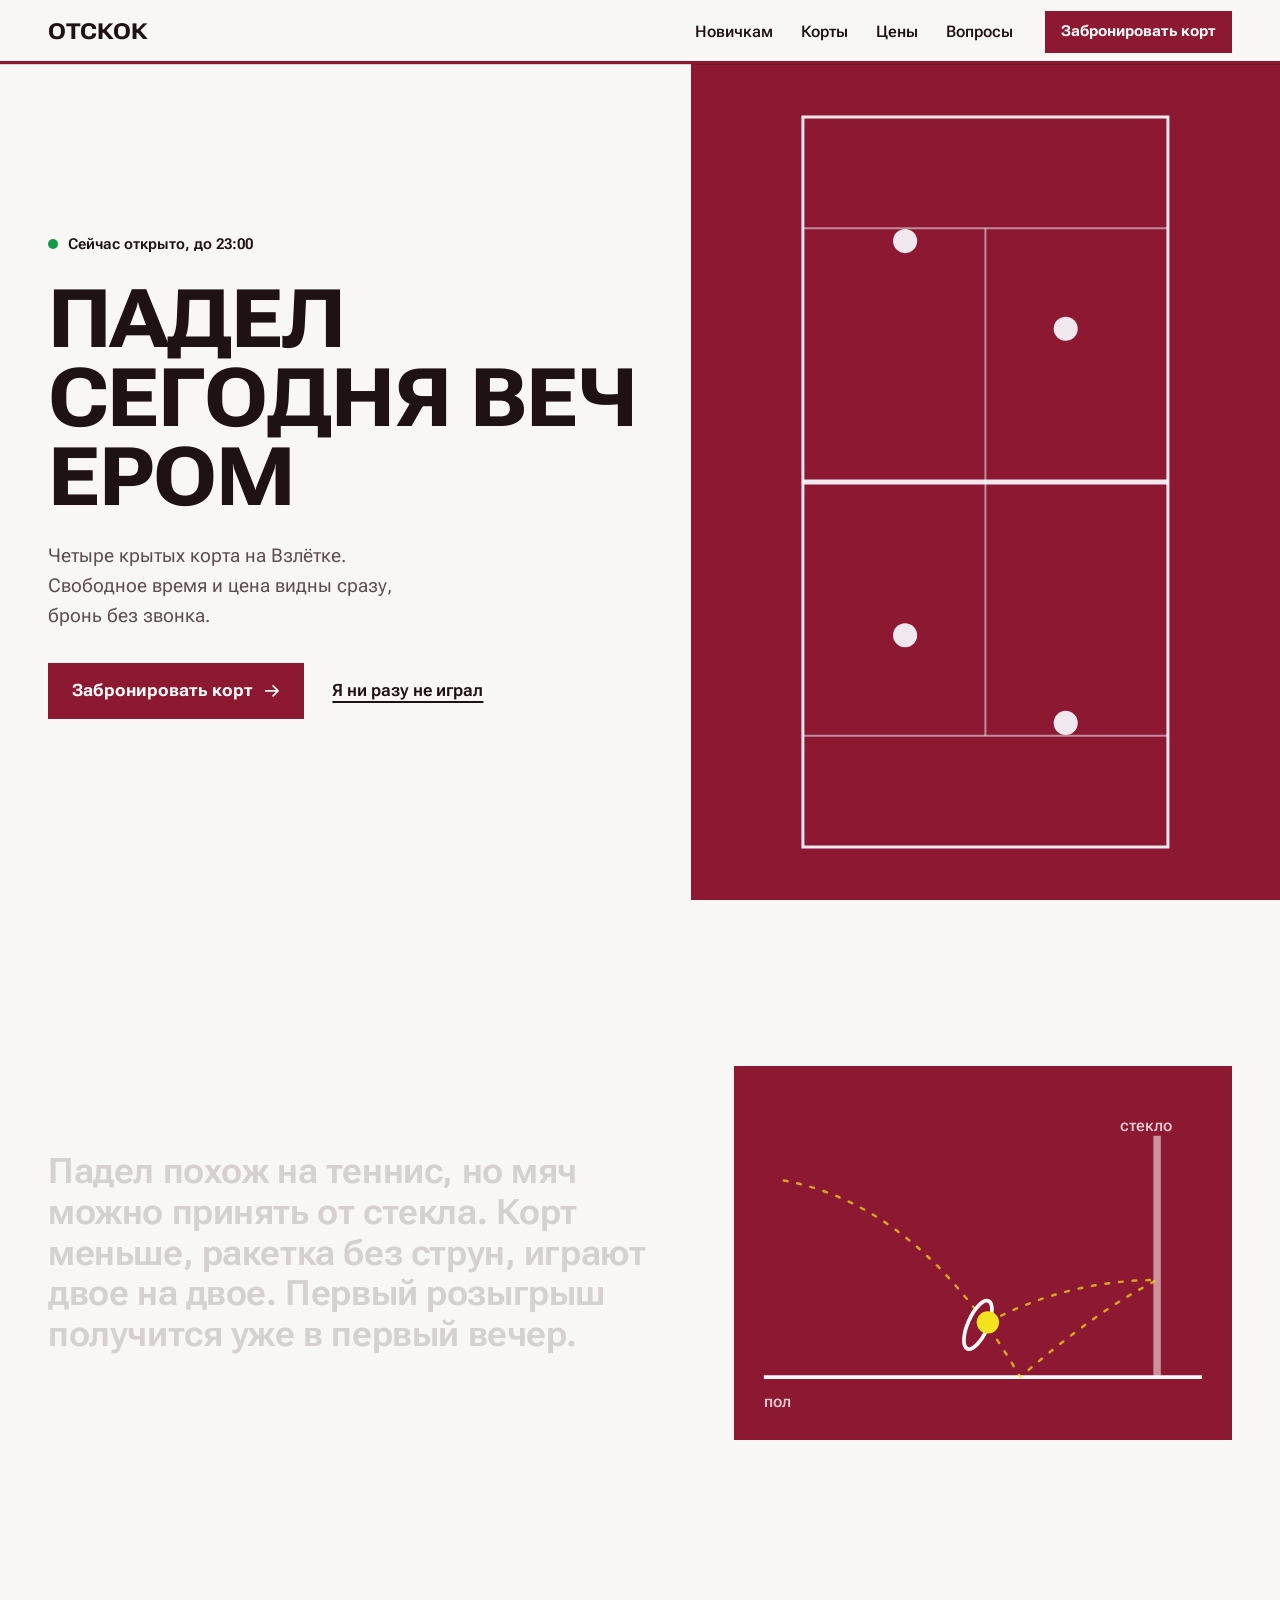
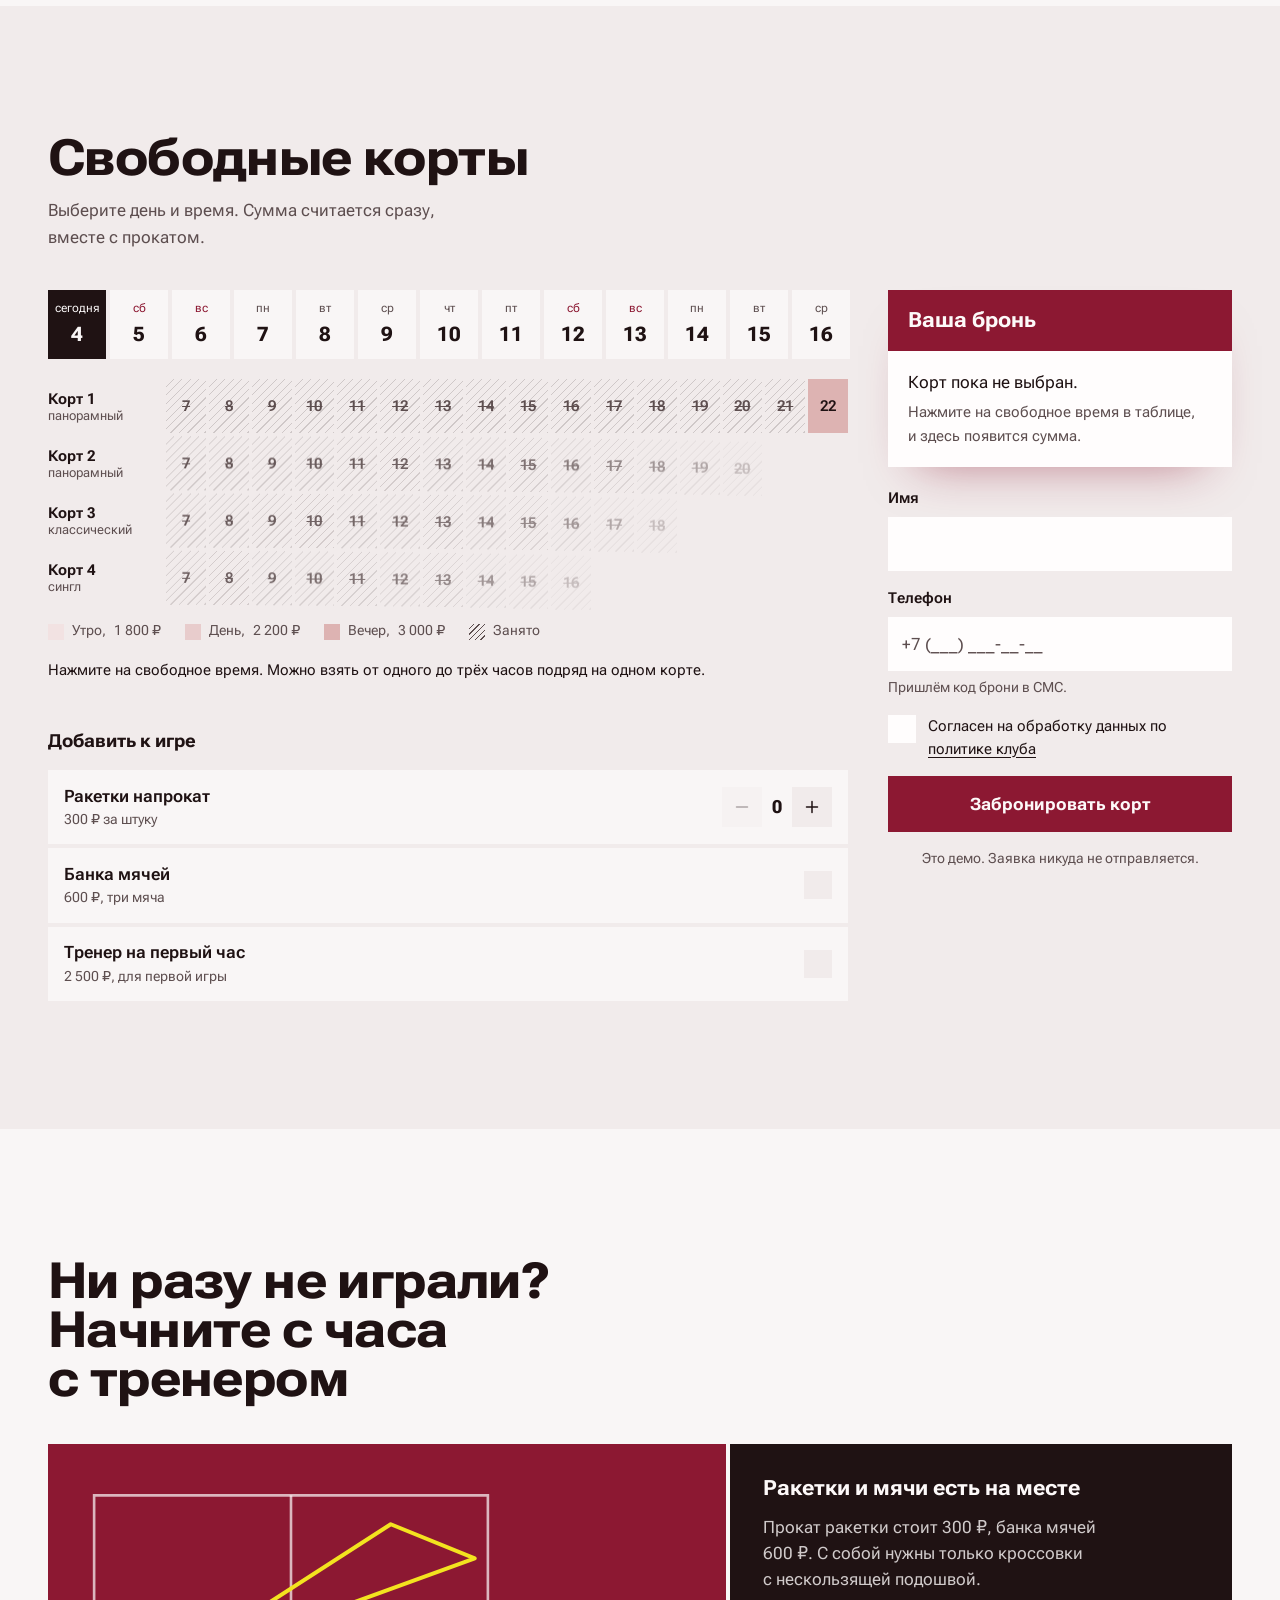
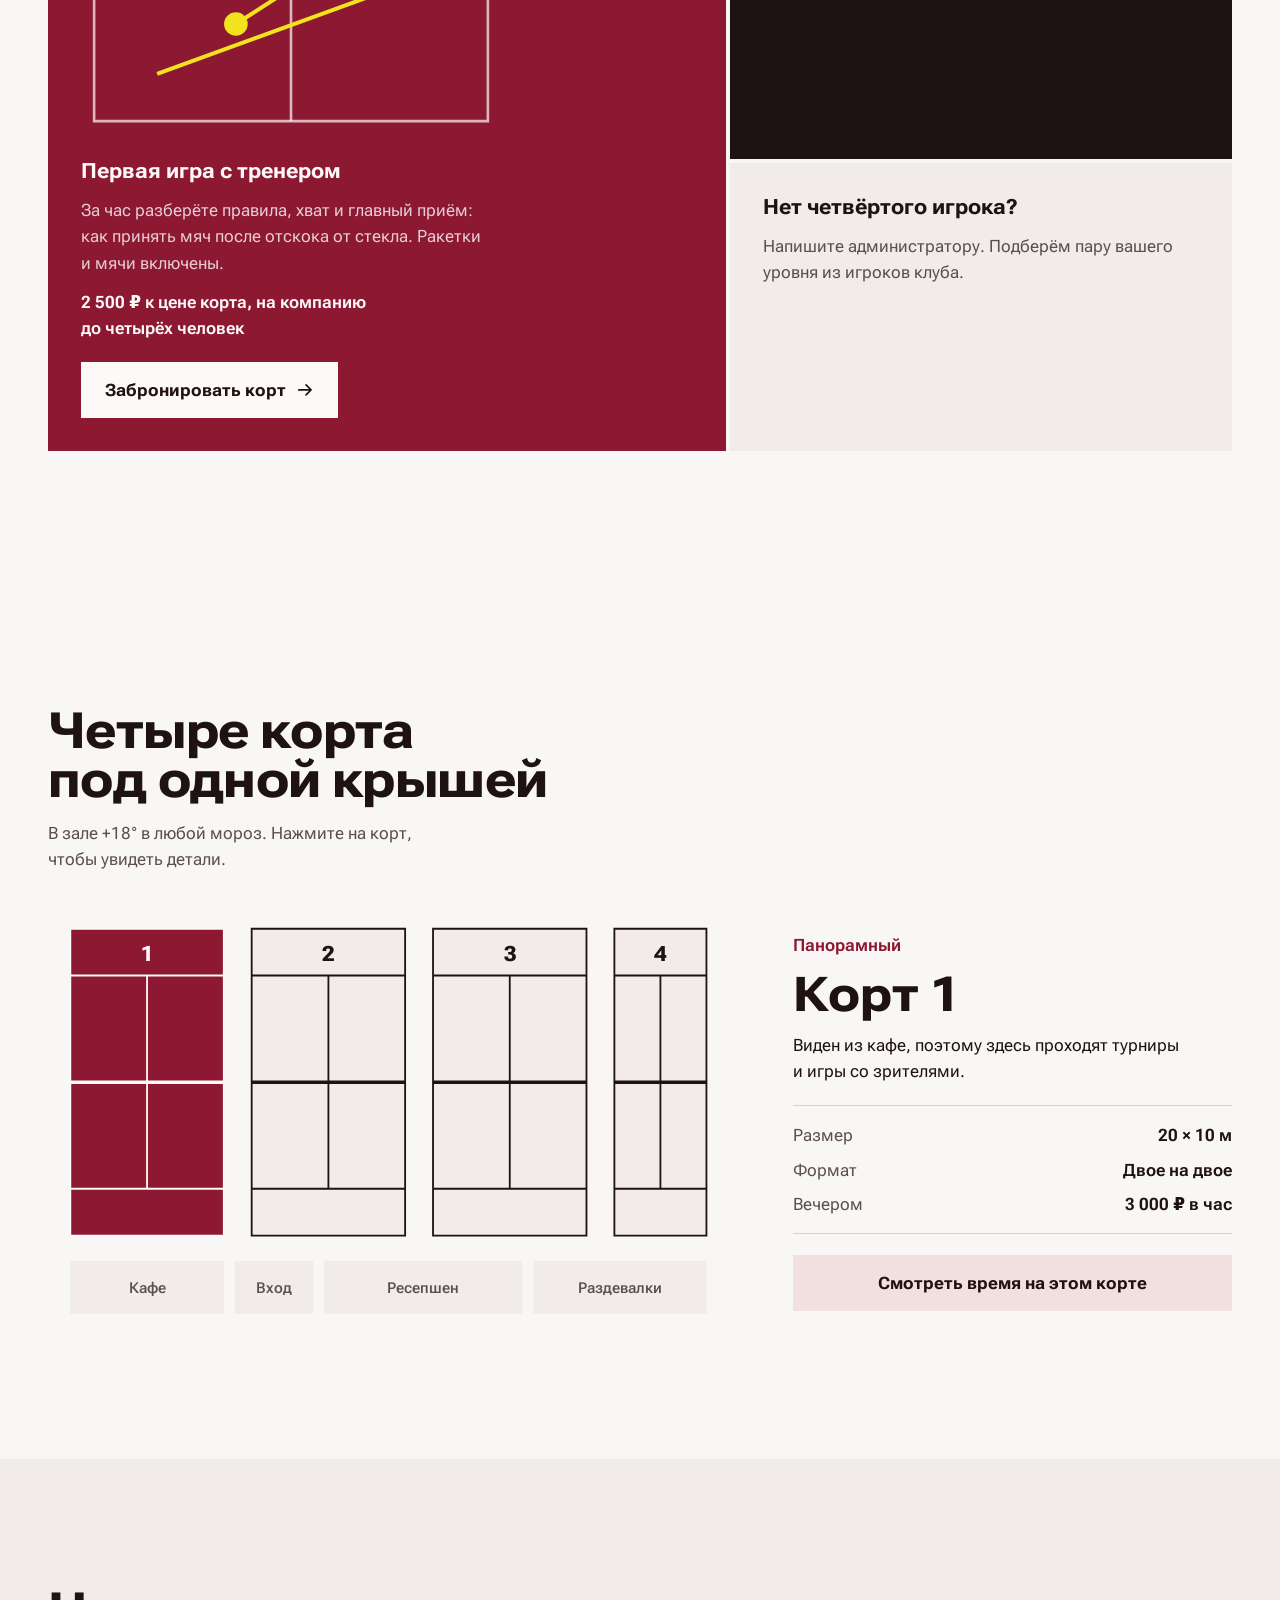
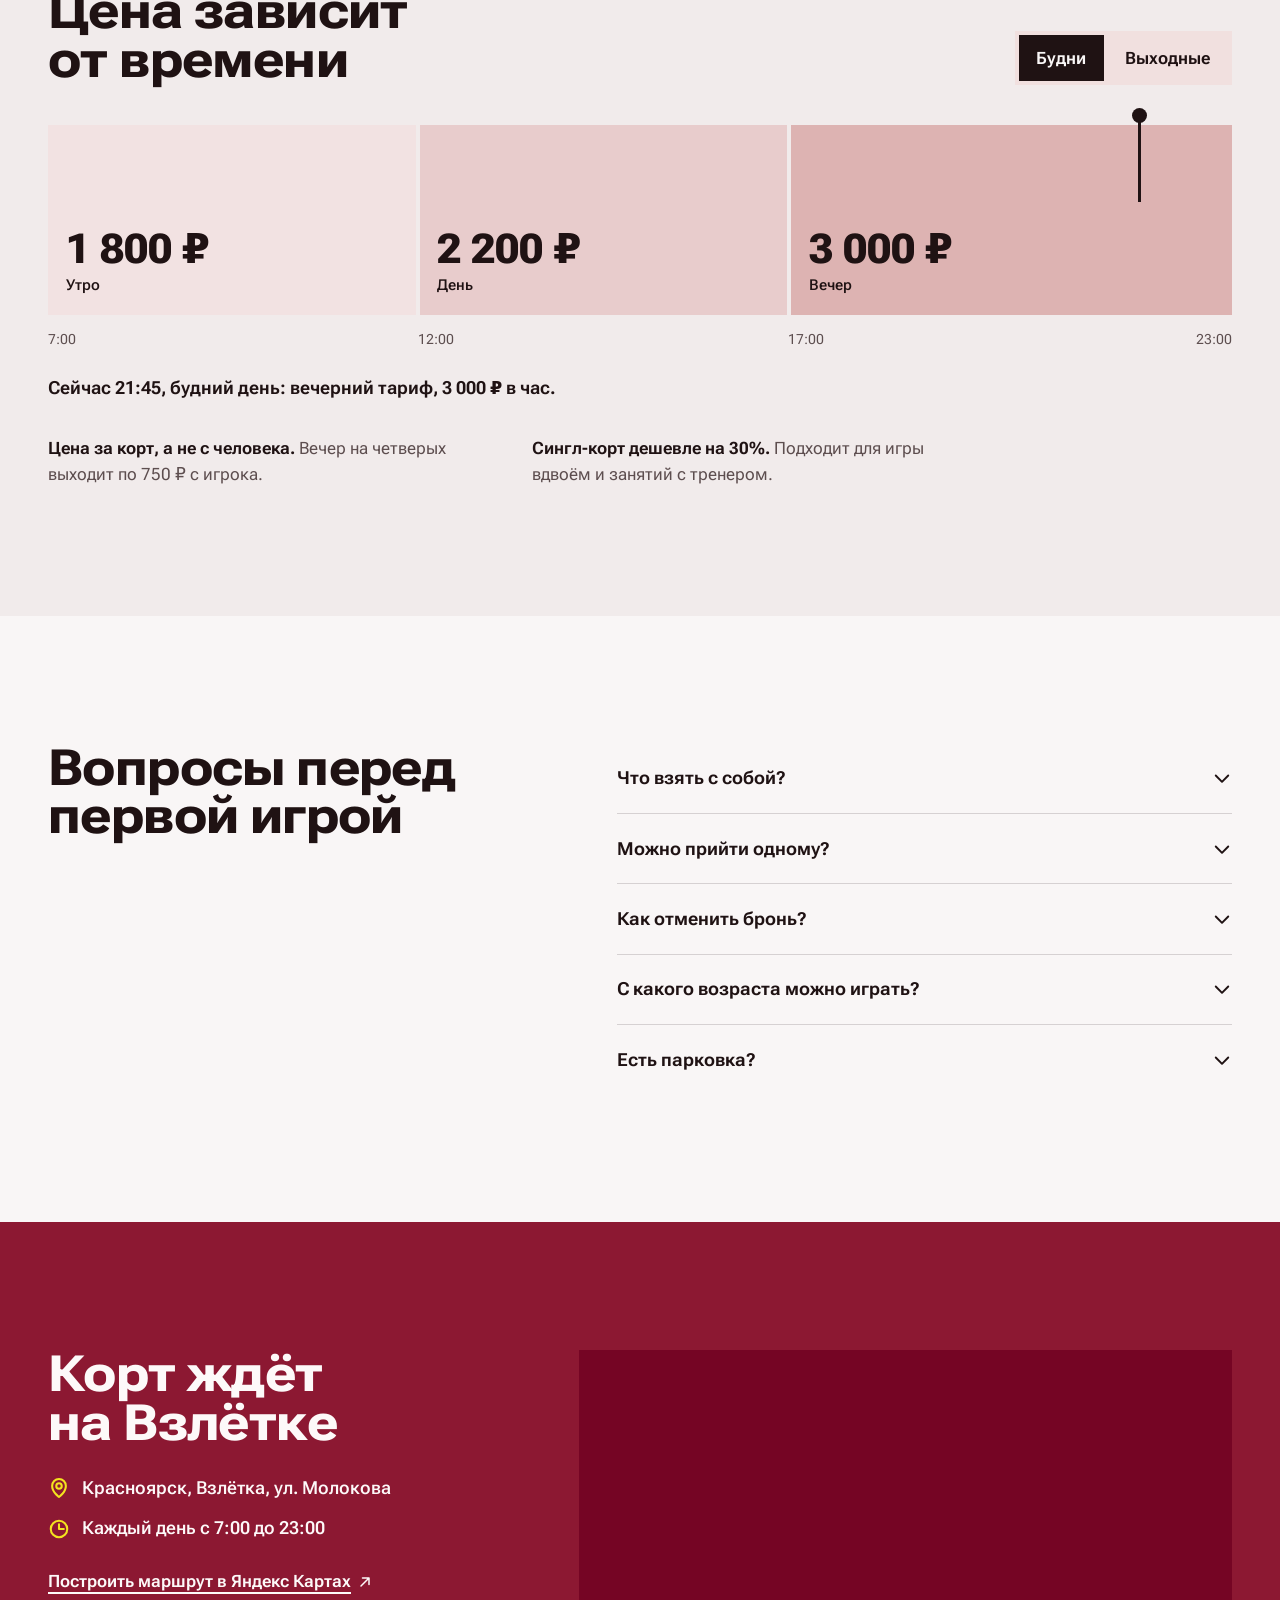
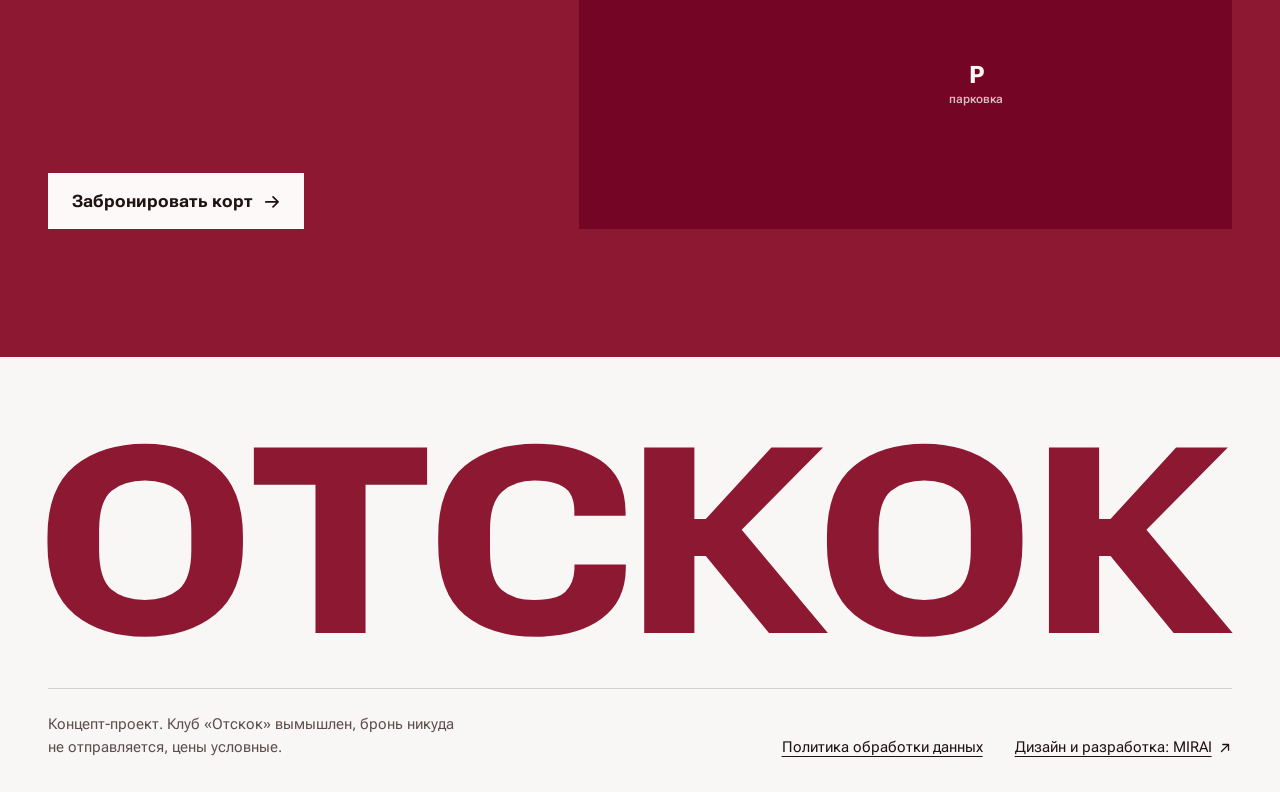
<file: works/otskok/index.html>
<!doctype html>
<html lang="ru">
<head>
<meta charset="utf-8">
<meta name="viewport" content="width=device-width, initial-scale=1">
<title>Отскок. Падел-клуб в Красноярске</title>
<meta name="description" content="Концепт сайта падел-клуба: четыре крытых корта, свободное время и цена видны сразу, бронь без звонка.">
<meta name="robots" content="noindex, nofollow">
<meta name="referrer" content="strict-origin-when-cross-origin">
<meta http-equiv="Content-Security-Policy" content="default-src 'none'; script-src 'self'; style-src 'self'; img-src 'self' data:; font-src 'self'; connect-src 'none'; form-action 'none'; base-uri 'none'">
<meta name="theme-color" content="#f8f5f5">
<meta name="color-scheme" content="light only">
<meta property="og:title" content="Отскок. Падел-клуб в Красноярске">
<meta property="og:description" content="Четыре крытых корта. Свободное время и цена видны сразу, бронь без звонка.">
<meta property="og:type" content="website">
<meta property="og:locale" content="ru_RU">
<meta property="og:image" content="https://qweqwasdd.github.io/MIRAI/works/otskok/img/og.jpg">
<meta property="og:image:width" content="1200">
<meta property="og:image:height" content="630">
<meta name="twitter:card" content="summary_large_image">
<link rel="icon" href="favicon.svg" type="image/svg+xml">
<link rel="preload" href="fonts/roboto-flex-cyrillic.woff2" as="font" type="font/woff2" crossorigin>
<link rel="stylesheet" href="app.css">
<script src="app.js" defer></script>
</head>
<body>
<a class="skip" href="#main">К содержанию</a>

<header class="nav">
  <div class="wrap nav-in">
    <a class="mark" href="#top" aria-label="Отскок, на главную">Отскок</a>
    <nav class="nav-links" aria-label="Разделы">
      <a href="#first">Новичкам</a>
      <a href="#courts">Корты</a>
      <a href="#prices">Цены</a>
      <a href="#faq">Вопросы</a>
    </nav>
    <a class="btn btn-sm" href="#book">Забронировать корт</a>
  </div>
  <div class="nav-track" aria-hidden="true"><i class="nav-ball"></i></div>
</header>

<main id="main">

<section class="hero" id="top">
  <div class="hero-copy">
    <p class="open" id="openNow">Открыто каждый день с 7:00 до 23:00</p>
    <h1>Падел сегодня вечером</h1>
    <p class="lead">Четыре крытых корта на Взлётке. Свободное время и цена видны сразу, бронь без звонка.</p>
    <div class="hero-cta">
      <a class="btn" href="#book">Забронировать корт <svg aria-hidden="true" focusable="false" viewBox="0 0 256 256" fill="currentColor"><path d="M224.49,136.49l-72,72a12,12,0,0,1-17-17L187,140H40a12,12,0,0,1,0-24H187L135.51,64.48a12,12,0,0,1,17-17l72,72A12,12,0,0,1,224.49,136.49Z"/></svg></a>
      <a class="link" href="#first">Я ни разу не играл</a>
    </div>
  </div>
  <div class="hero-court" aria-hidden="true">
    <canvas id="rally"></canvas>
  </div>
</section>

<section class="say">
  <div class="wrap say-in">
    <p class="say-text" id="say">Падел похож на теннис, но мяч можно принять от стекла. Корт меньше, ракетка без струн, играют двое на двое. Первый розыгрыш получится уже в первый вечер.</p>
    <figure class="say-fig" aria-hidden="true">
      <svg viewBox="0 0 400 300">
        <line class="sf-floor" x1="24" y1="250" x2="376" y2="250"/>
        <line class="sf-glass" x1="340" y1="56" x2="340" y2="250"/>
        <path class="sf-path" d="M40 92 Q150 112 230 250 Q292 196 340 172 Q268 172 204 206"/>
        <ellipse class="sf-racket" cx="196" cy="208" rx="8" ry="21" transform="rotate(24 196 208)"/>
        <text x="352" y="52" text-anchor="end">стекло</text>
        <text x="24" y="274">пол</text>
        <circle class="sf-ball" r="9"/>
      </svg>
    </figure>
  </div>
</section>

<section class="sec book" id="book">
  <div class="wrap">
    <h2>Свободные корты</h2>
    <p class="sub">Выберите день и время. Сумма считается сразу, вместе с прокатом.</p>

    <noscript><p class="note">Онлайн-бронь работает со включённым JavaScript. Можно позвонить: +7 (391) 000-00-00.</p></noscript>

    <div class="bk" id="bk" hidden>
      <div class="bk-main">
        <div class="bk-dates" id="bkDates" role="radiogroup" aria-label="День игры"></div>

        <div class="bk-tabs" id="bkTabs" role="tablist" aria-label="Корт"></div>

        <div class="bk-grid" id="bkGrid"></div>

        <ul class="bk-legend" aria-label="Обозначения">
          <li><i class="sw z1"></i>Утро, <span data-zone="1">1 800 ₽</span></li>
          <li><i class="sw z2"></i>День, <span data-zone="2">2 200 ₽</span></li>
          <li><i class="sw z3"></i>Вечер, <span data-zone="3">3 000 ₽</span></li>
          <li><i class="sw busy"></i>Занято</li>
        </ul>
        <p class="bk-hint" id="bkHint" role="status">Нажмите на свободное время. Можно взять от одного до трёх часов подряд на одном корте.</p>

        <fieldset class="bk-extras">
          <legend>Добавить к игре</legend>
          <div class="ex">
            <div>
              <span class="ex-name" id="rkLabel">Ракетки напрокат</span>
              <span class="ex-price">300 ₽ за штуку</span>
            </div>
            <div class="step" role="group" aria-labelledby="rkLabel">
              <button type="button" id="rkMinus" aria-label="Меньше ракеток"><svg aria-hidden="true" focusable="false" viewBox="0 0 256 256" fill="currentColor"><path d="M228,128a12,12,0,0,1-12,12H40a12,12,0,0,1,0-24H216A12,12,0,0,1,228,128Z"/></svg></button>
              <output id="rkCount" aria-live="polite">0</output>
              <button type="button" id="rkPlus" aria-label="Больше ракеток"><svg aria-hidden="true" focusable="false" viewBox="0 0 256 256" fill="currentColor"><path d="M228,128a12,12,0,0,1-12,12H140v76a12,12,0,0,1-24,0V140H40a12,12,0,0,1,0-24h76V40a12,12,0,0,1,24,0v76h76A12,12,0,0,1,228,128Z"/></svg></button>
            </div>
          </div>
          <label class="ex ex-check">
            <div>
              <span class="ex-name">Банка мячей</span>
              <span class="ex-price">600 ₽, три мяча</span>
            </div>
            <input type="checkbox" id="exBalls">
            <span class="box" aria-hidden="true"><svg aria-hidden="true" focusable="false" viewBox="0 0 256 256" fill="currentColor"><path d="M232.49,80.49l-128,128a12,12,0,0,1-17,0l-56-56a12,12,0,1,1,17-17L96,183,215.51,63.51a12,12,0,0,1,17,17Z"/></svg></span>
          </label>
          <label class="ex ex-check">
            <div>
              <span class="ex-name">Тренер на первый час</span>
              <span class="ex-price">2 500 ₽, для первой игры</span>
            </div>
            <input type="checkbox" id="exCoach">
            <span class="box" aria-hidden="true"><svg aria-hidden="true" focusable="false" viewBox="0 0 256 256" fill="currentColor"><path d="M232.49,80.49l-128,128a12,12,0,0,1-17,0l-56-56a12,12,0,1,1,17-17L96,183,215.51,63.51a12,12,0,0,1,17,17Z"/></svg></span>
          </label>
        </fieldset>
      </div>

      <aside class="bk-side" id="bkSide" aria-label="Ваша бронь">
        <div class="tk">
          <div class="tk-head">
            <h3>Ваша бронь</h3>
            <div class="tk-total" id="tkTotalRow" hidden>
              <span>Итого</span>
              <strong id="tkTotal" aria-live="polite">0 ₽</strong>
            </div>
          </div>
          <div class="tk-empty" id="tkEmpty">
            <p>Корт пока не выбран.</p>
            <p class="dim">Нажмите на свободное время в таблице, и здесь появится сумма.</p>
          </div>
          <dl class="tk-rows" id="tkRows" hidden></dl>
        </div>

        <form class="fm" id="bkForm" novalidate autocomplete="on">
          <div class="fld">
            <label for="fName">Имя</label>
            <input id="fName" name="name" type="text" autocomplete="given-name" maxlength="40" aria-describedby="eName">
            <p class="err" id="eName" hidden></p>
          </div>
          <div class="fld">
            <label for="fPhone">Телефон</label>
            <input id="fPhone" name="tel" type="tel" inputmode="tel" autocomplete="tel" placeholder="+7 (___) ___-__-__" maxlength="18" aria-describedby="ePhone hPhone">
            <p class="help" id="hPhone">Пришлём код брони в СМС.</p>
            <p class="err" id="ePhone" hidden></p>
          </div>
          <label class="agree">
            <input type="checkbox" id="fAgree" aria-describedby="eAgree">
            <span class="box" aria-hidden="true"><svg aria-hidden="true" focusable="false" viewBox="0 0 256 256" fill="currentColor"><path d="M232.49,80.49l-128,128a12,12,0,0,1-17,0l-56-56a12,12,0,1,1,17-17L96,183,215.51,63.51a12,12,0,0,1,17,17Z"/></svg></span>
            <span>Согласен на обработку данных по <a href="privacy.html" target="_blank" rel="noopener">политике клуба</a></span>
          </label>
          <p class="err" id="eAgree" hidden></p>
          <p class="err" id="eSlot" hidden></p>
          <button class="btn btn-wide" type="submit" id="bkSubmit"><span class="btn-t">Забронировать корт</span></button>
          <p class="demo">Это демо. Заявка никуда не отправляется.</p>
        </form>

        <div class="done" id="bkDone" hidden tabindex="-1">
          <span class="done-ball" aria-hidden="true"></span>
          <h3>Готово, <span id="doneName"></span>. Так выглядит успешная бронь</h3>
          <p id="doneSum"></p>
          <p class="dim">Это демо: заявка не отправлена, имя и телефон никуда не переданы и не сохранены. На рабочем сайте администратор получил бы заявку, а вы СМС с кодом.</p>
          <button class="btn btn-ghost" type="button" id="bkAgain">Собрать ещё одну бронь</button>
        </div>
      </aside>
    </div>
  </div>
</section>

<section class="sec first" id="first">
  <div class="wrap">
    <h2>Ни разу не играли? Начните с часа с тренером</h2>
    <div class="trio">
      <article class="t-main rv">
        <svg class="t-fig" viewBox="0 0 320 200" aria-hidden="true">
          <rect class="g" x="10" y="14" width="300" height="172" pathLength="1"/>
          <line class="g" x1="160" y1="14" x2="160" y2="186" pathLength="1"/>
          <polyline class="fly" points="58,150 300,62 236,36 118,112" pathLength="1"/>
          <circle class="b" cx="118" cy="112" r="9"/>
        </svg>
        <h3>Первая игра с тренером</h3>
        <p>За час разберёте правила, хват и главный приём: как принять мяч после отскока от стекла. Ракетки и мячи включены.</p>
        <p class="t-price">2 500 ₽ к цене корта, на компанию до четырёх человек</p>
        <a class="btn btn-ball" href="#book" data-coach>Забронировать корт <svg aria-hidden="true" focusable="false" viewBox="0 0 256 256" fill="currentColor"><path d="M224.49,136.49l-72,72a12,12,0,0,1-17-17L187,140H40a12,12,0,0,1,0-24H187L135.51,64.48a12,12,0,0,1,17-17l72,72A12,12,0,0,1,224.49,136.49Z"/></svg></a>
      </article>
      <article class="t-a rv">
        <h3>Ракетки и мячи есть на месте</h3>
        <p>Прокат ракетки стоит 300 ₽, банка мячей 600 ₽. С собой нужны только кроссовки с нескользящей подошвой.</p>
      </article>
      <article class="t-b rv">
        <h3>Нет четвёртого игрока?</h3>
        <p>Напишите администратору. Подберём пару вашего уровня из игроков клуба.</p>
      </article>
    </div>
  </div>
</section>

<section class="sec courts" id="courts">
  <div class="wrap">
    <h2>Четыре корта под одной крышей</h2>
    <p class="sub">В зале +18° в любой мороз. Нажмите на корт, чтобы увидеть детали.</p>
    <div class="plan">
      <div class="plan-map">
        <svg viewBox="0 0 488 300" role="group" aria-label="Схема зала: четыре корта"><g class="pc on" tabindex="0" role="button" aria-pressed="true" aria-label="Корт 1, панорамный"><rect class="pf" x="16" y="12" width="110" height="220"/><rect class="pl" x="16" y="12" width="110" height="220" pathLength="1"/><line class="pl" x1="16" y1="45.5" x2="126" y2="45.5" pathLength="1"/><line class="pl" x1="16" y1="198.4" x2="126" y2="198.4" pathLength="1"/><line class="pl" x1="71" y1="45.5" x2="71" y2="198.4" pathLength="1"/><line class="pl pn" x1="16" y1="122" x2="126" y2="122" pathLength="1"/><text x="71" y="35" text-anchor="middle">1</text></g><g class="pc" tabindex="0" role="button" aria-pressed="false" aria-label="Корт 2, панорамный"><rect class="pf" x="146" y="12" width="110" height="220"/><rect class="pl" x="146" y="12" width="110" height="220" pathLength="1"/><line class="pl" x1="146" y1="45.5" x2="256" y2="45.5" pathLength="1"/><line class="pl" x1="146" y1="198.4" x2="256" y2="198.4" pathLength="1"/><line class="pl" x1="201" y1="45.5" x2="201" y2="198.4" pathLength="1"/><line class="pl pn" x1="146" y1="122" x2="256" y2="122" pathLength="1"/><text x="201" y="35" text-anchor="middle">2</text></g><g class="pc" tabindex="0" role="button" aria-pressed="false" aria-label="Корт 3, классический"><rect class="pf" x="276" y="12" width="110" height="220"/><rect class="pl" x="276" y="12" width="110" height="220" pathLength="1"/><line class="pl" x1="276" y1="45.5" x2="386" y2="45.5" pathLength="1"/><line class="pl" x1="276" y1="198.4" x2="386" y2="198.4" pathLength="1"/><line class="pl" x1="331" y1="45.5" x2="331" y2="198.4" pathLength="1"/><line class="pl pn" x1="276" y1="122" x2="386" y2="122" pathLength="1"/><text x="331" y="35" text-anchor="middle">3</text></g><g class="pc" tabindex="0" role="button" aria-pressed="false" aria-label="Корт 4, сингл"><rect class="pf" x="406" y="12" width="66" height="220"/><rect class="pl" x="406" y="12" width="66" height="220" pathLength="1"/><line class="pl" x1="406" y1="45.5" x2="472" y2="45.5" pathLength="1"/><line class="pl" x1="406" y1="198.4" x2="472" y2="198.4" pathLength="1"/><line class="pl" x1="439" y1="45.5" x2="439" y2="198.4" pathLength="1"/><line class="pl pn" x1="406" y1="122" x2="472" y2="122" pathLength="1"/><text x="439" y="35" text-anchor="middle">4</text></g><g class="pz" aria-hidden="true"><rect x="16" y="250" width="110" height="38"/><text x="71" y="273" text-anchor="middle">Кафе</text><rect x="134" y="250" width="56" height="38"/><text x="162" y="273" text-anchor="middle">Вход</text><rect x="198" y="250" width="142" height="38"/><text x="269" y="273" text-anchor="middle">Ресепшен</text><rect x="348" y="250" width="124" height="38"/><text x="410" y="273" text-anchor="middle">Раздевалки</text></g></svg>
      </div>
      <div class="plan-info" id="planInfo" aria-live="polite">
        <p class="plan-kind" id="pcKind">Панорамный</p>
        <h3 id="pcName">Корт 1</h3>
        <p id="pcText">Виден из кафе, поэтому здесь проходят турниры и игры со зрителями.</p>
        <dl>
          <div><dt>Размер</dt><dd id="pcSize">20 × 10 м</dd></div>
          <div><dt>Формат</dt><dd id="pcFormat">Двое на двое</dd></div>
          <div><dt>Вечером</dt><dd id="pcPrice">3 000 ₽ в час</dd></div>
        </dl>
        <a class="btn btn-ghost" href="#book" id="pcBook">Смотреть время на этом корте</a>
      </div>
    </div>
  </div>
</section>

<section class="sec prices" id="prices">
  <div class="wrap">
    <div class="pr-head">
      <h2>Цена зависит от времени</h2>
      <div class="seg" role="group" aria-label="Тип дня">
        <button type="button" class="on" id="segWork" aria-pressed="true">Будни</button>
        <button type="button" id="segWeek" aria-pressed="false">Выходные</button>
      </div>
    </div>
    <div class="tl" id="tl">
      <div class="tl-bar">
        <div class="tl-z z1" id="tlZ1"><b id="tlP1">1 800 ₽</b><span>Утро</span></div>
        <div class="tl-z z2" id="tlZ2"><b id="tlP2">2 200 ₽</b><span>День</span></div>
        <div class="tl-z z3" id="tlZ3"><b id="tlP3">3 000 ₽</b><span>Вечер</span></div>
        <i class="tl-now" id="tlNow" hidden></i>
      </div>
      <ol class="tl-axis" aria-hidden="true"><li>7:00</li><li>12:00</li><li>17:00</li><li>23:00</li></ol>
    </div>
    <p class="pr-now" id="prNow"></p>
    <div class="pr-notes">
      <p><strong>Цена за корт, а не с человека.</strong> Вечер на четверых выходит по 750 ₽ с игрока.</p>
      <p><strong>Сингл-корт дешевле на 30%.</strong> Подходит для игры вдвоём и занятий с тренером.</p>
    </div>
  </div>
</section>

<section class="sec faq" id="faq">
  <div class="wrap faq-in">
    <h2>Вопросы перед первой игрой</h2>
    <div class="qa">
      <details>
        <summary>Что взять с собой? <svg aria-hidden="true" focusable="false" viewBox="0 0 256 256" fill="currentColor"><path d="M216.49,104.49l-80,80a12,12,0,0,1-17,0l-80-80a12,12,0,0,1,17-17L128,159l71.51-71.52a12,12,0,0,1,17,17Z"/></svg></summary>
        <p>Спортивную форму и кроссовки с нескользящей подошвой. Ракетки и мячи можно взять в прокат на ресепшене.</p>
      </details>
      <details>
        <summary>Можно прийти одному? <svg aria-hidden="true" focusable="false" viewBox="0 0 256 256" fill="currentColor"><path d="M216.49,104.49l-80,80a12,12,0,0,1-17,0l-80-80a12,12,0,0,1,17-17L128,159l71.51-71.52a12,12,0,0,1,17,17Z"/></svg></summary>
        <p>Да. Напишите администратору, и мы подберём игроков вашего уровня. Второй вариант: сингл-корт с тренером.</p>
      </details>
      <details>
        <summary>Как отменить бронь? <svg aria-hidden="true" focusable="false" viewBox="0 0 256 256" fill="currentColor"><path d="M216.49,104.49l-80,80a12,12,0,0,1-17,0l-80-80a12,12,0,0,1,17-17L128,159l71.51-71.52a12,12,0,0,1,17,17Z"/></svg></summary>
        <p>Бесплатно за 12 часов до начала. Позже время уже не успеть отдать другим игрокам, поэтому оплата не возвращается.</p>
      </details>
      <details>
        <summary>С какого возраста можно играть? <svg aria-hidden="true" focusable="false" viewBox="0 0 256 256" fill="currentColor"><path d="M216.49,104.49l-80,80a12,12,0,0,1-17,0l-80-80a12,12,0,0,1,17-17L128,159l71.51-71.52a12,12,0,0,1,17,17Z"/></svg></summary>
        <p>С семи лет. Детям до 14 лет нужен взрослый на корте или тренер.</p>
      </details>
      <details>
        <summary>Есть парковка? <svg aria-hidden="true" focusable="false" viewBox="0 0 256 256" fill="currentColor"><path d="M216.49,104.49l-80,80a12,12,0,0,1-17,0l-80-80a12,12,0,0,1,17-17L128,159l71.51-71.52a12,12,0,0,1,17,17Z"/></svg></summary>
        <p>Да, бесплатная, прямо перед входом.</p>
      </details>
    </div>
  </div>
</section>

<section class="place" id="place">
  <div class="wrap place-in">
    <h2>Корт ждёт на Взлётке</h2>
    <ul class="place-list">
      <li><svg aria-hidden="true" focusable="false" viewBox="0 0 256 256" fill="currentColor"><path d="M128,60a44,44,0,1,0,44,44A44.05,44.05,0,0,0,128,60Zm0,64a20,20,0,1,1,20-20A20,20,0,0,1,128,124Zm0-112a92.1,92.1,0,0,0-92,92c0,77.36,81.64,135.4,85.12,137.83a12,12,0,0,0,13.76,0,259,259,0,0,0,42.18-39C205.15,170.57,220,136.37,220,104A92.1,92.1,0,0,0,128,12Zm31.3,174.71A249.35,249.35,0,0,1,128,216.89a249.35,249.35,0,0,1-31.3-30.18C80,167.37,60,137.31,60,104a68,68,0,0,1,136,0C196,137.31,176,167.37,159.3,186.71Z"/></svg><span>Красноярск, Взлётка, ул. Молокова</span></li>
      <li><svg aria-hidden="true" focusable="false" viewBox="0 0 256 256" fill="currentColor"><path d="M128,20A108,108,0,1,0,236,128,108.12,108.12,0,0,0,128,20Zm0,192a84,84,0,1,1,84-84A84.09,84.09,0,0,1,128,212Zm68-84a12,12,0,0,1-12,12H128a12,12,0,0,1-12-12V72a12,12,0,0,1,24,0v44h44A12,12,0,0,1,196,128Z"/></svg><span>Каждый день с 7:00 до 23:00</span></li>
    </ul>
    <a class="link place-route" href="https://yandex.ru/maps/62/krasnoyarsk/?text=%D0%9A%D1%80%D0%B0%D1%81%D0%BD%D0%BE%D1%8F%D1%80%D1%81%D0%BA%2C%20%D1%83%D0%BB%D0%B8%D1%86%D0%B0%20%D0%9C%D0%BE%D0%BB%D0%BE%D0%BA%D0%BE%D0%B2%D0%B0" target="_blank" rel="noopener noreferrer">Построить маршрут в Яндекс Картах <svg aria-hidden="true" focusable="false" viewBox="0 0 256 256" fill="currentColor"><path d="M204,64V168a12,12,0,0,1-24,0V93L72.49,200.49a12,12,0,0,1-17-17L163,76H88a12,12,0,0,1,0-24H192A12,12,0,0,1,204,64Z"/></svg></a>
    <figure class="map" id="map"><svg class="map-svg" viewBox="0 0 600 440" role="img" aria-labelledby="mapT"><title id="mapT">Схема: клуб на улице Молокова, рядом с пересечением с улицей Взлётной</title><rect class="mb" x="0" y="0" width="53" height="63"/><rect class="mb" x="67" y="0" width="90" height="63"/><rect class="mb" x="183" y="0" width="110" height="63"/><rect class="mb" x="307" y="0" width="116" height="63"/><rect class="mb" x="437" y="0" width="96" height="63"/><rect class="mb" x="547" y="0" width="53" height="63"/><rect class="mb" x="0" y="77" width="53" height="66"/><rect class="mb" x="67" y="77" width="90" height="66"/><rect class="mb" x="183" y="77" width="110" height="66"/><rect class="mb" x="307" y="77" width="116" height="66"/><rect class="mb" x="437" y="77" width="96" height="66"/><rect class="mb" x="547" y="77" width="53" height="66"/><rect class="mb" x="0" y="157" width="53" height="80"/><rect class="mb" x="67" y="157" width="90" height="80"/><rect class="mb" x="183" y="157" width="110" height="80"/><rect class="mb club" x="307" y="157" width="116" height="80"/><rect class="mb" x="437" y="157" width="96" height="80"/><rect class="mb" x="547" y="157" width="53" height="80"/><rect class="mb" x="0" y="263" width="53" height="80"/><rect class="mb" x="67" y="263" width="90" height="80"/><rect class="mb" x="183" y="263" width="110" height="80"/><rect class="mb park" x="307" y="263" width="116" height="80"/><rect class="mb" x="437" y="263" width="96" height="80"/><rect class="mb" x="547" y="263" width="53" height="80"/><rect class="mb" x="0" y="357" width="53" height="83"/><rect class="mb" x="67" y="357" width="90" height="83"/><rect class="mb" x="183" y="357" width="110" height="83"/><rect class="mb" x="307" y="357" width="116" height="83"/><rect class="mb" x="437" y="357" width="96" height="83"/><rect class="mb" x="547" y="357" width="53" height="83"/><line class="ms" x1="170" y1="0" x2="170" y2="440" pathLength="1"/><line class="ms" x1="0" y1="250" x2="600" y2="250" pathLength="1"/><text class="ml" x="590" y="244" text-anchor="end">ул. Молокова</text><text class="ml" x="178" y="14" transform="rotate(90 178 14)">ул. Взлётная</text><text class="mp" x="365" y="306" text-anchor="middle">P</text><text class="mpl" x="365" y="324" text-anchor="middle">парковка</text><text class="mc" x="365" y="226" text-anchor="middle">ОТСКОК</text><g class="pin" transform="translate(365 186)"><circle class="pin-ring" r="14"/><circle class="pin-ball" r="11"/></g></svg></figure>
    <a class="btn btn-ball place-btn" href="#book">Забронировать корт <svg aria-hidden="true" focusable="false" viewBox="0 0 256 256" fill="currentColor"><path d="M224.49,136.49l-72,72a12,12,0,0,1-17-17L187,140H40a12,12,0,0,1,0-24H187L135.51,64.48a12,12,0,0,1,17-17l72,72A12,12,0,0,1,224.49,136.49Z"/></svg></a>
  </div>
</section>

</main>

<footer class="foot">
  <div class="wrap">
    <p class="foot-mark" aria-hidden="true">Отскок</p>
    <div class="foot-row">
      <p>Концепт-проект. Клуб «Отскок» вымышлен, бронь никуда не отправляется, цены условные.</p>
      <ul>
        <li><a href="privacy.html">Политика обработки данных</a></li>
        <li><a href="../../">Дизайн и разработка: MIRAI <svg aria-hidden="true" focusable="false" viewBox="0 0 256 256" fill="currentColor"><path d="M204,64V168a12,12,0,0,1-24,0V93L72.49,200.49a12,12,0,0,1-17-17L163,76H88a12,12,0,0,1,0-24H192A12,12,0,0,1,204,64Z"/></svg></a></li>
      </ul>
    </div>
  </div>
</footer>

<div class="bar" id="bar" hidden>
  <div class="bar-t"><span id="barWhat"></span><strong id="barSum"></strong></div>
  <a class="btn btn-sm" href="#bkSide">Оформить</a>
</div>

</body>
</html>
</file>
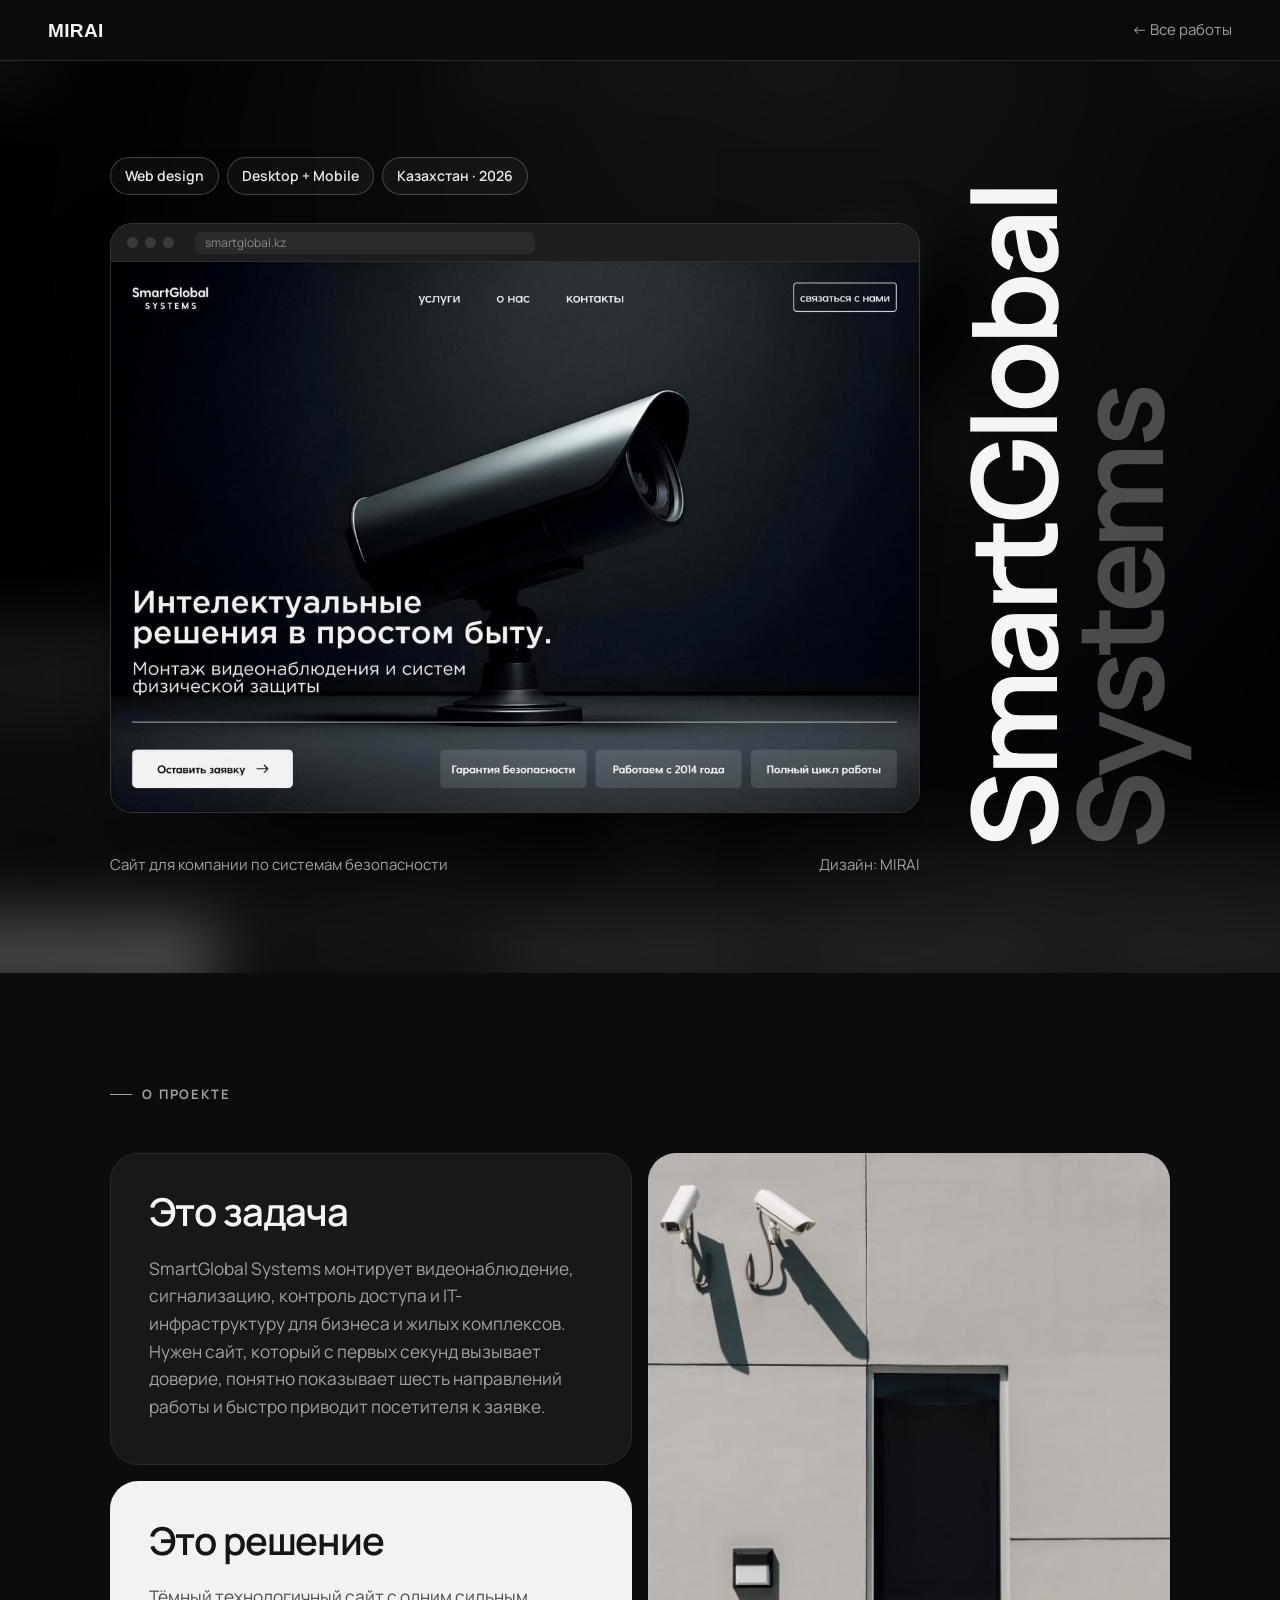
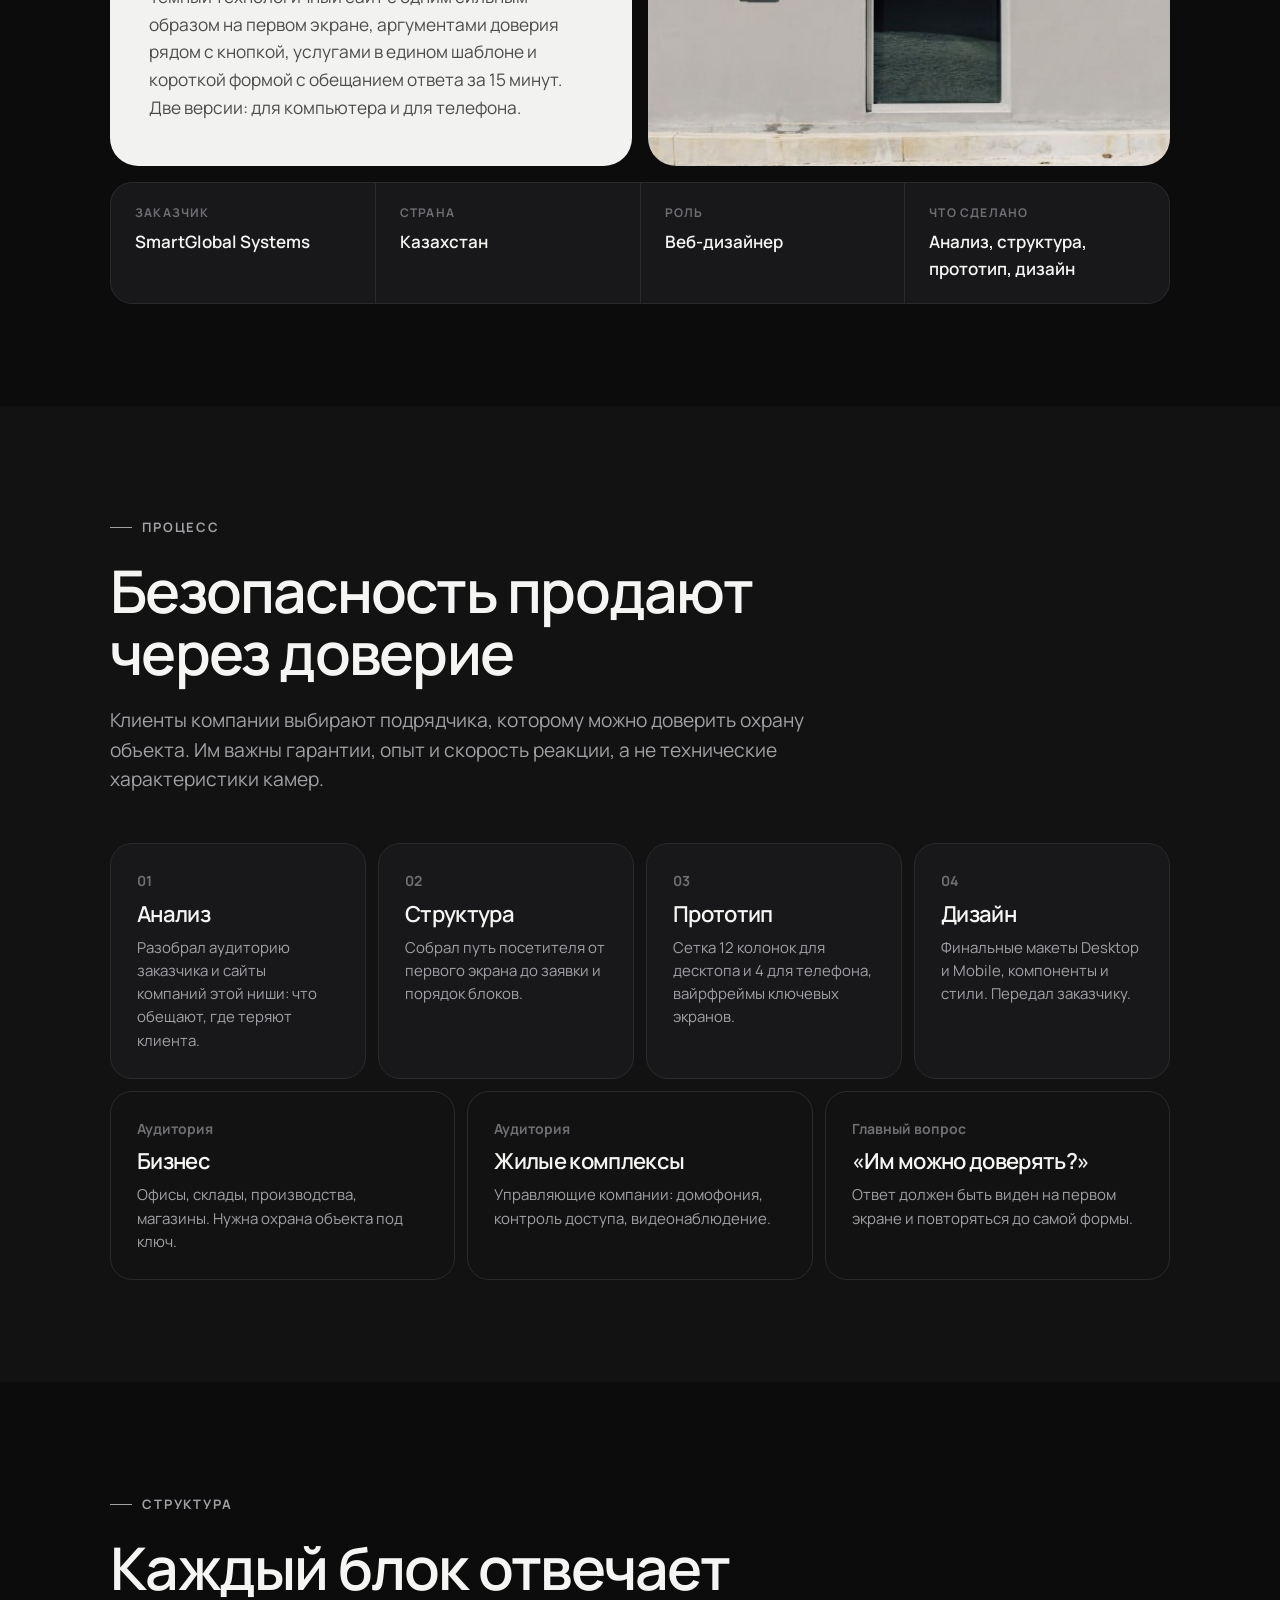
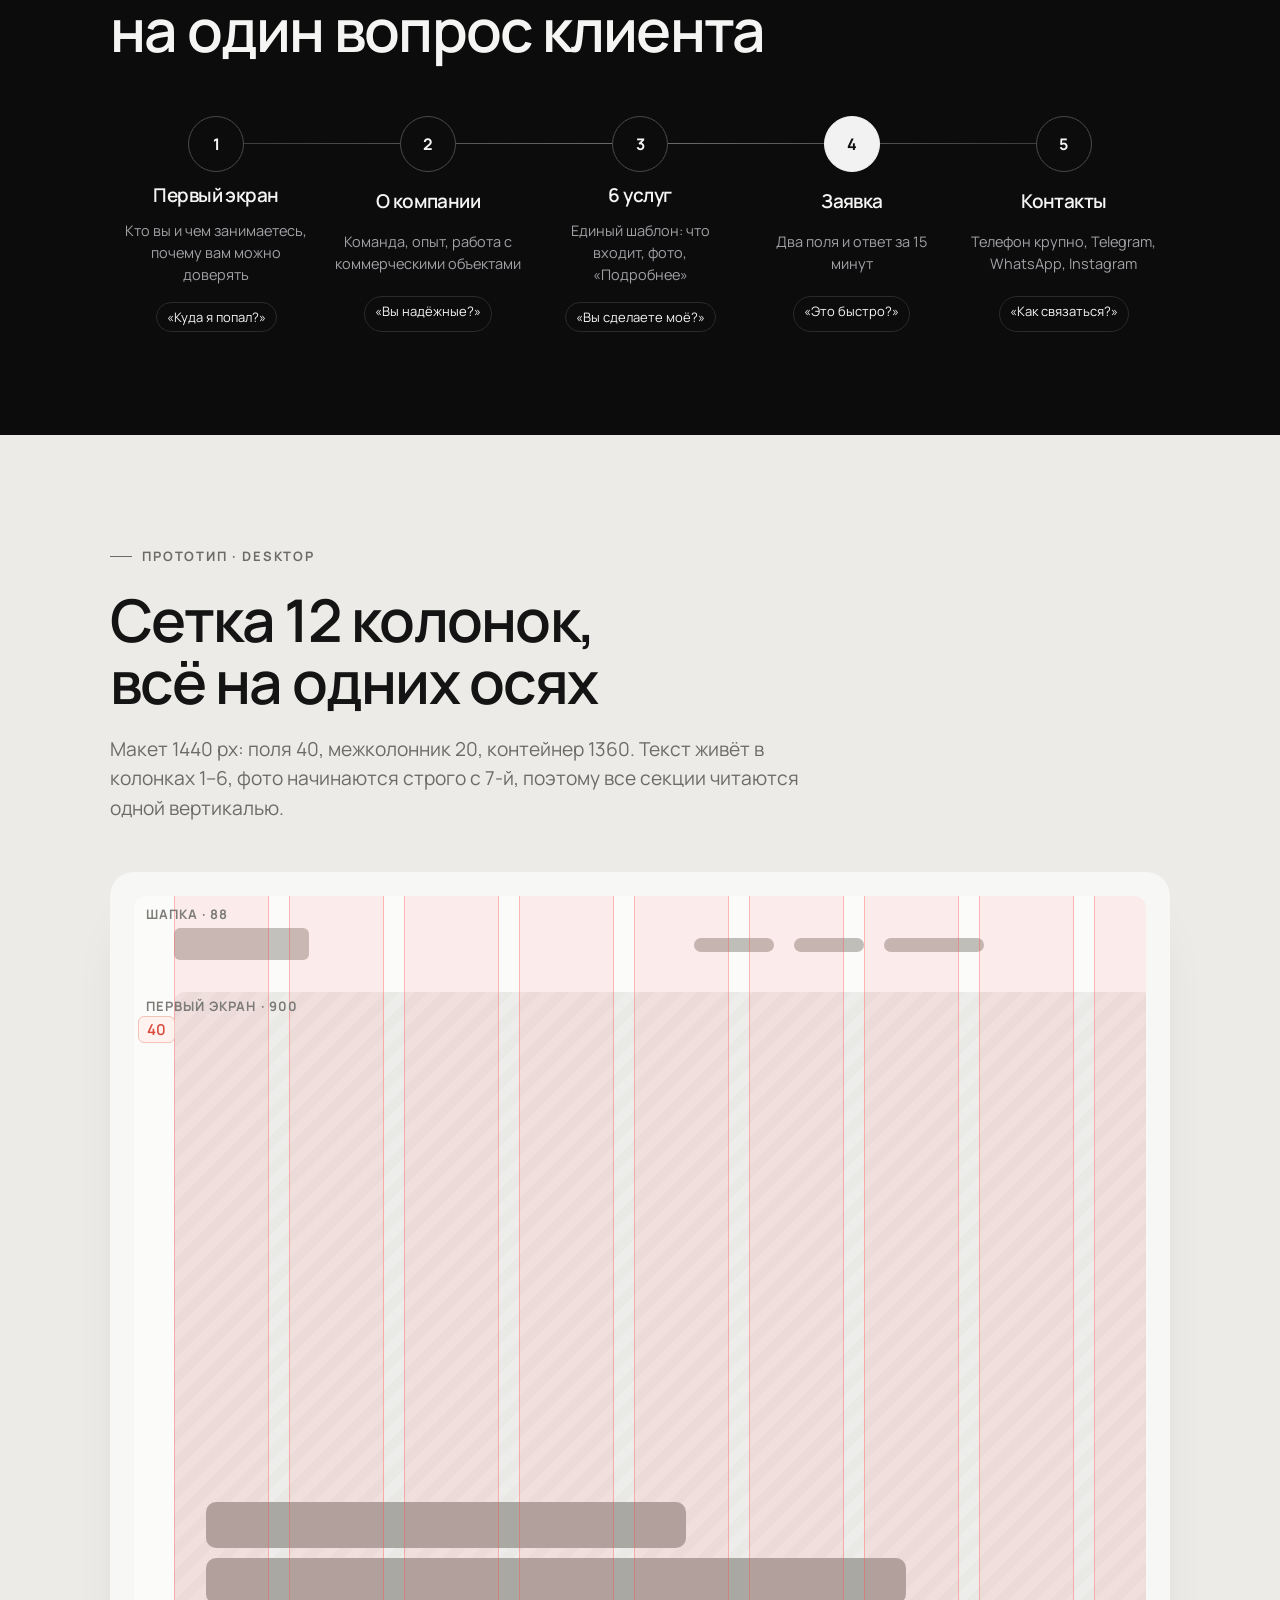
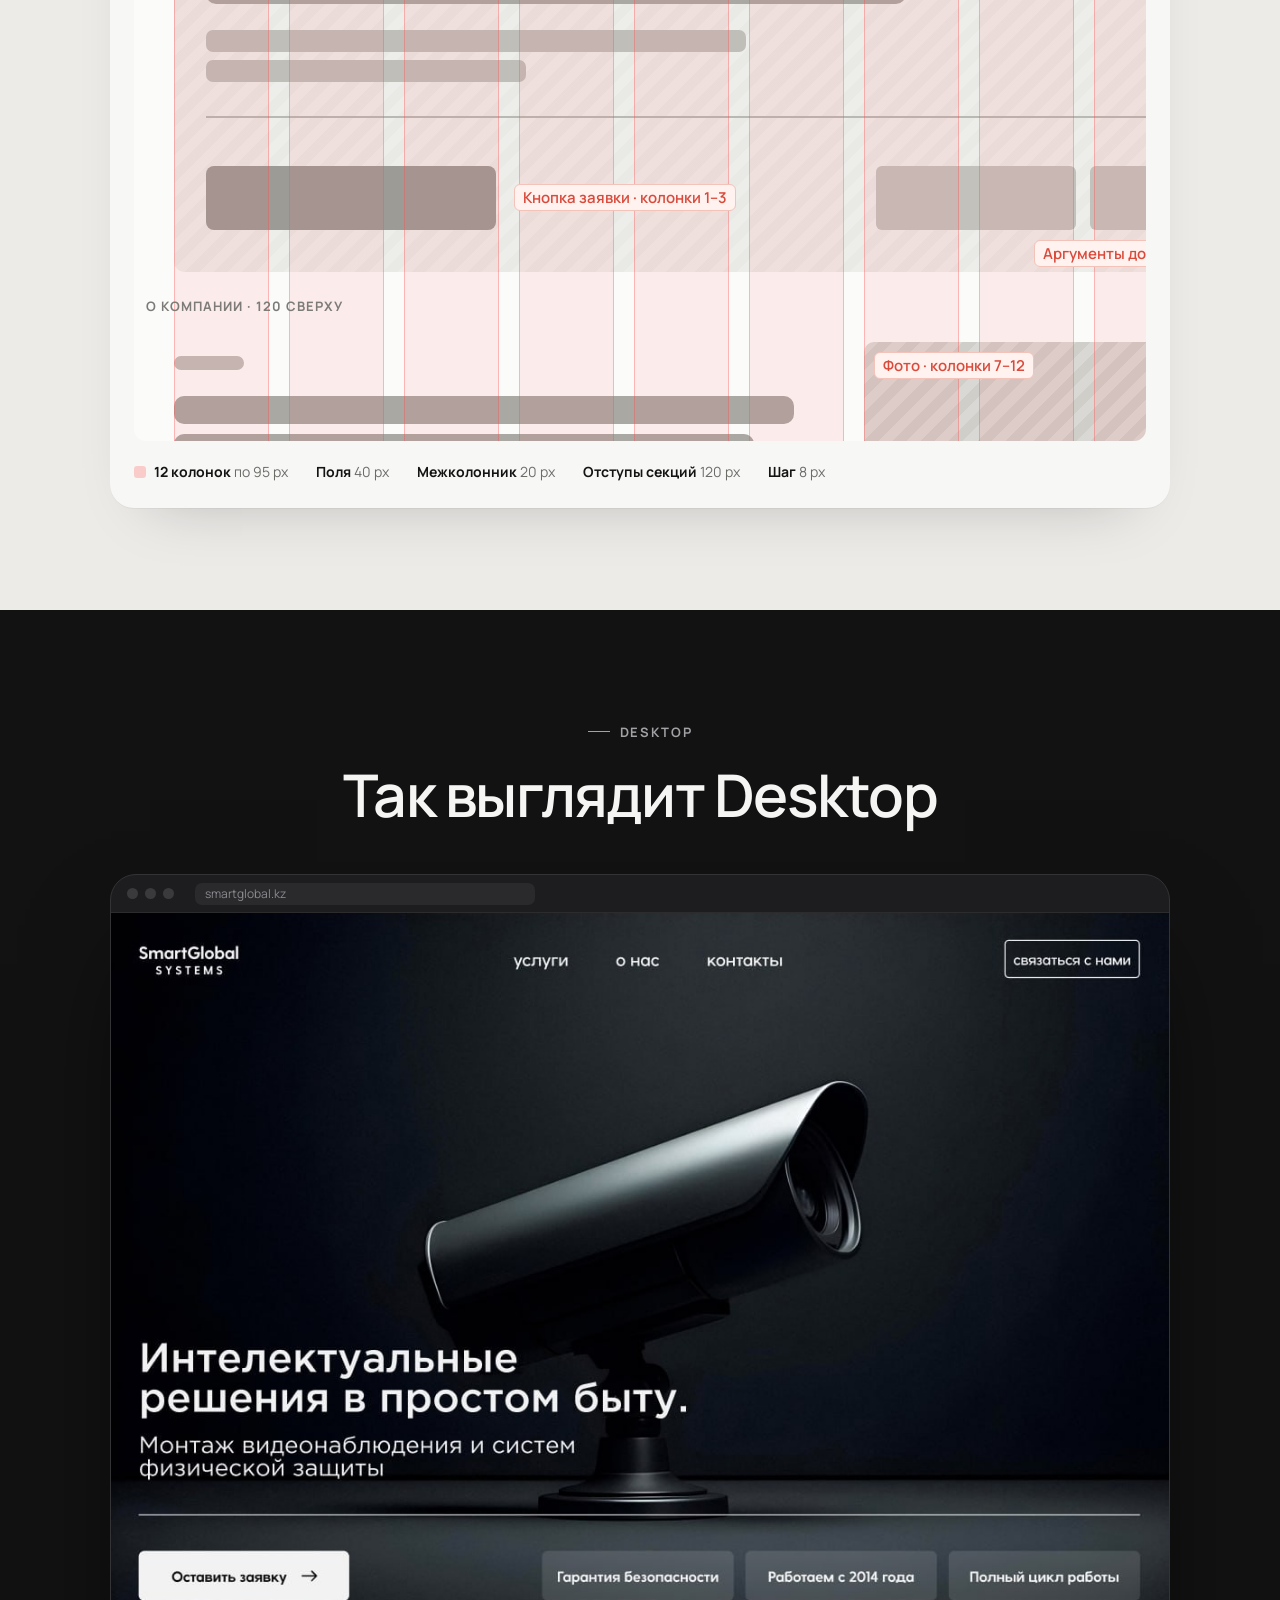
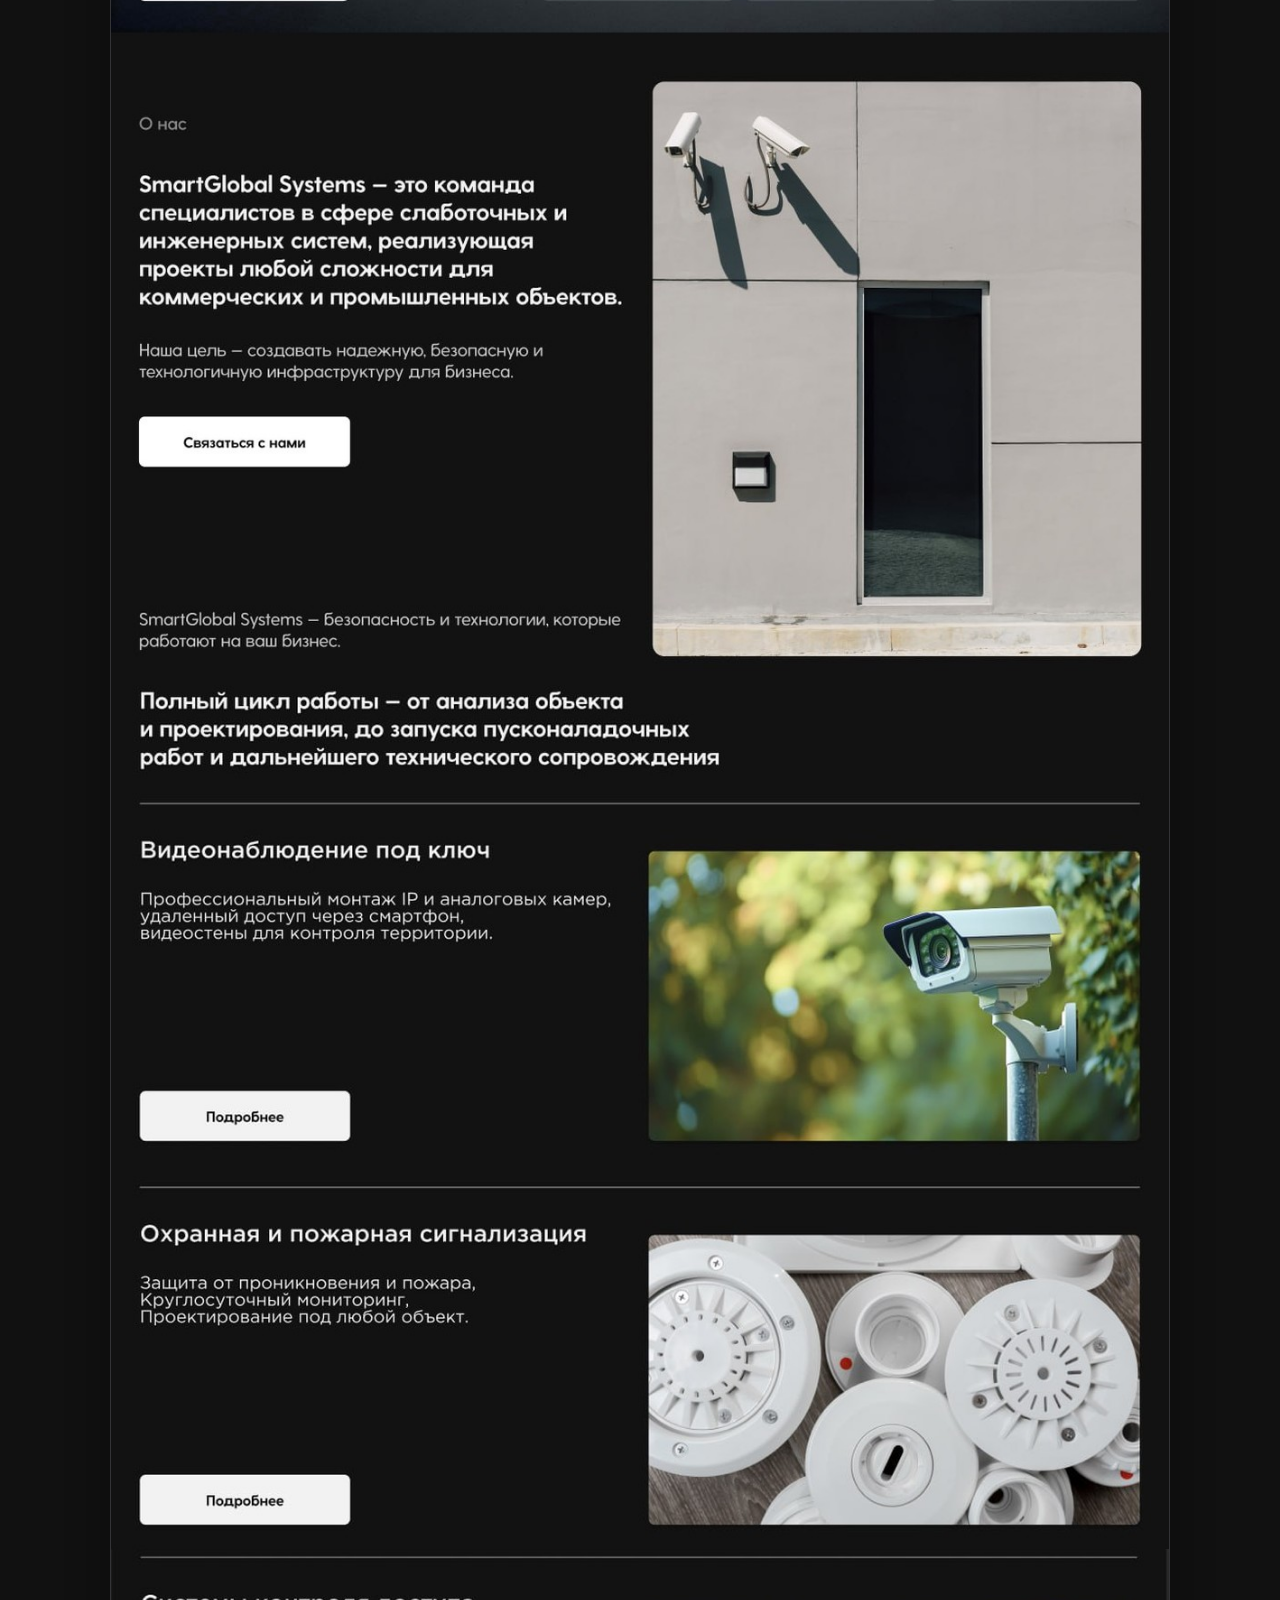
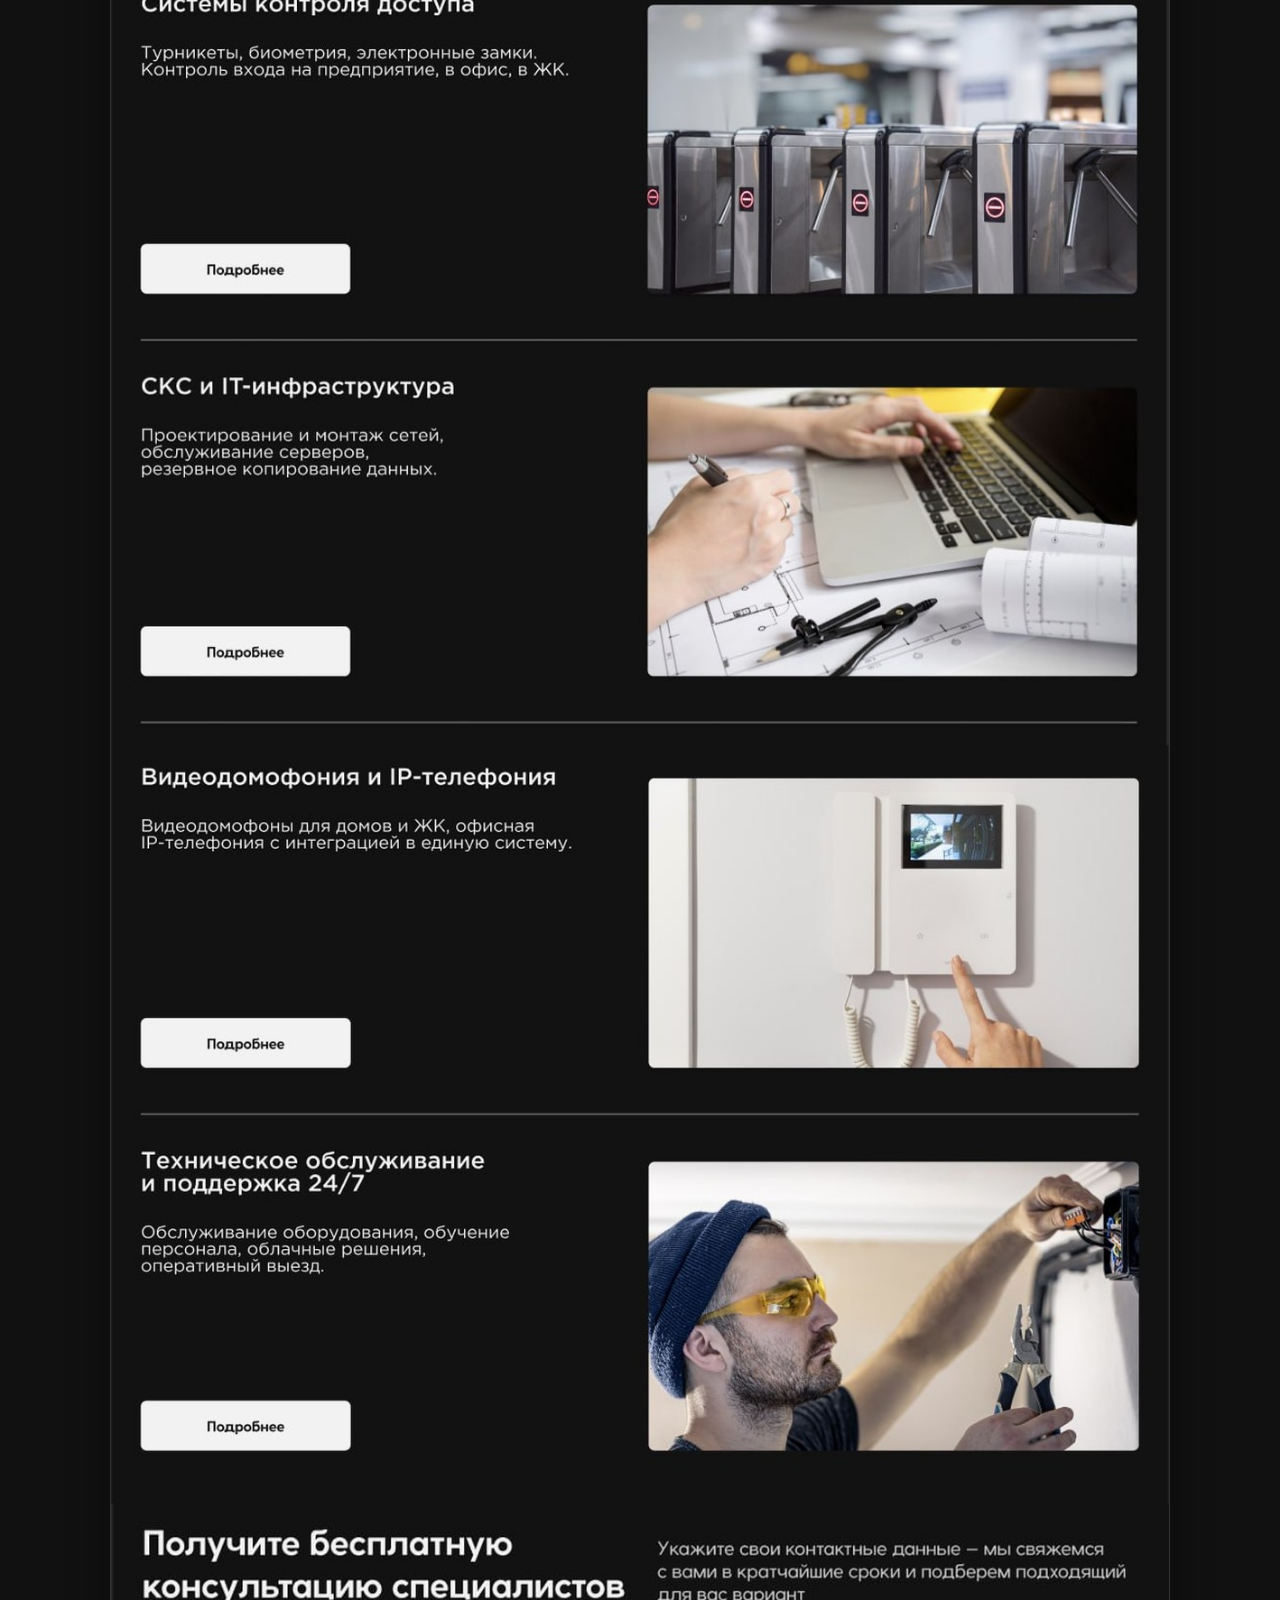
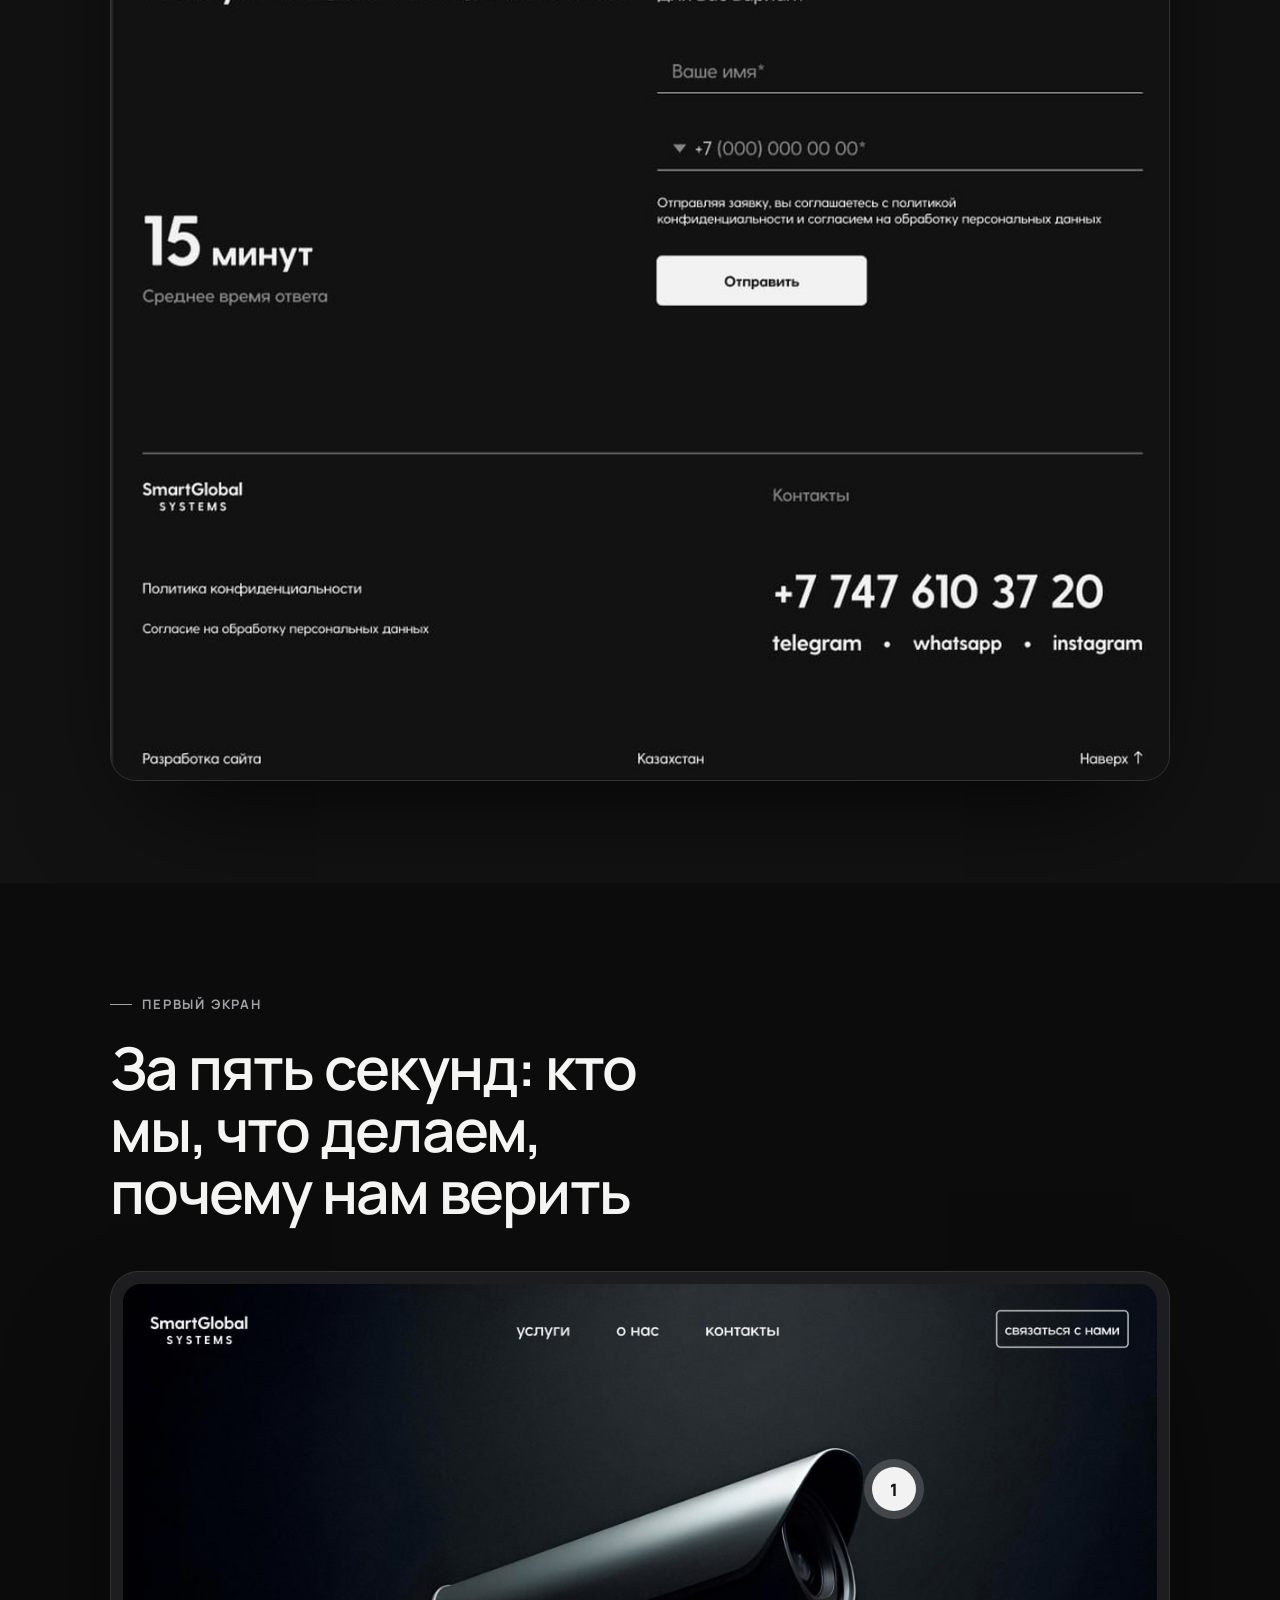
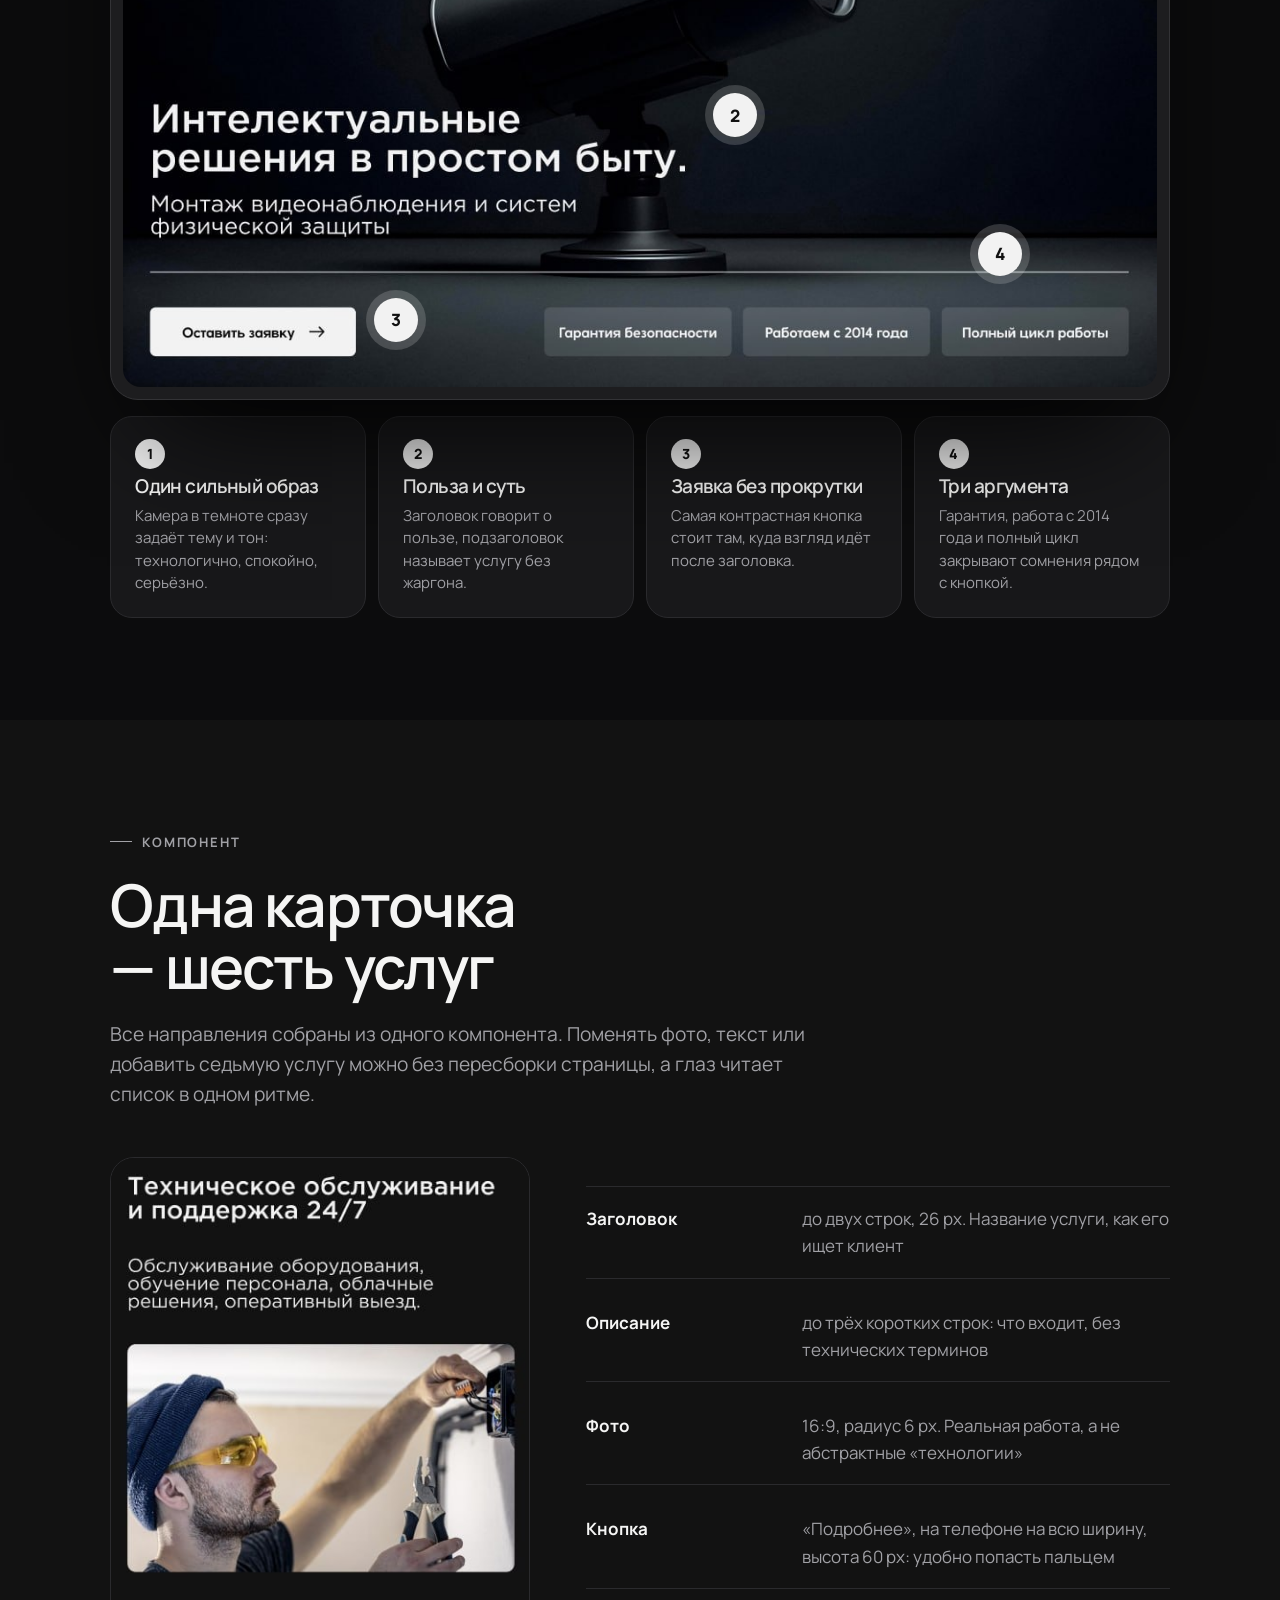
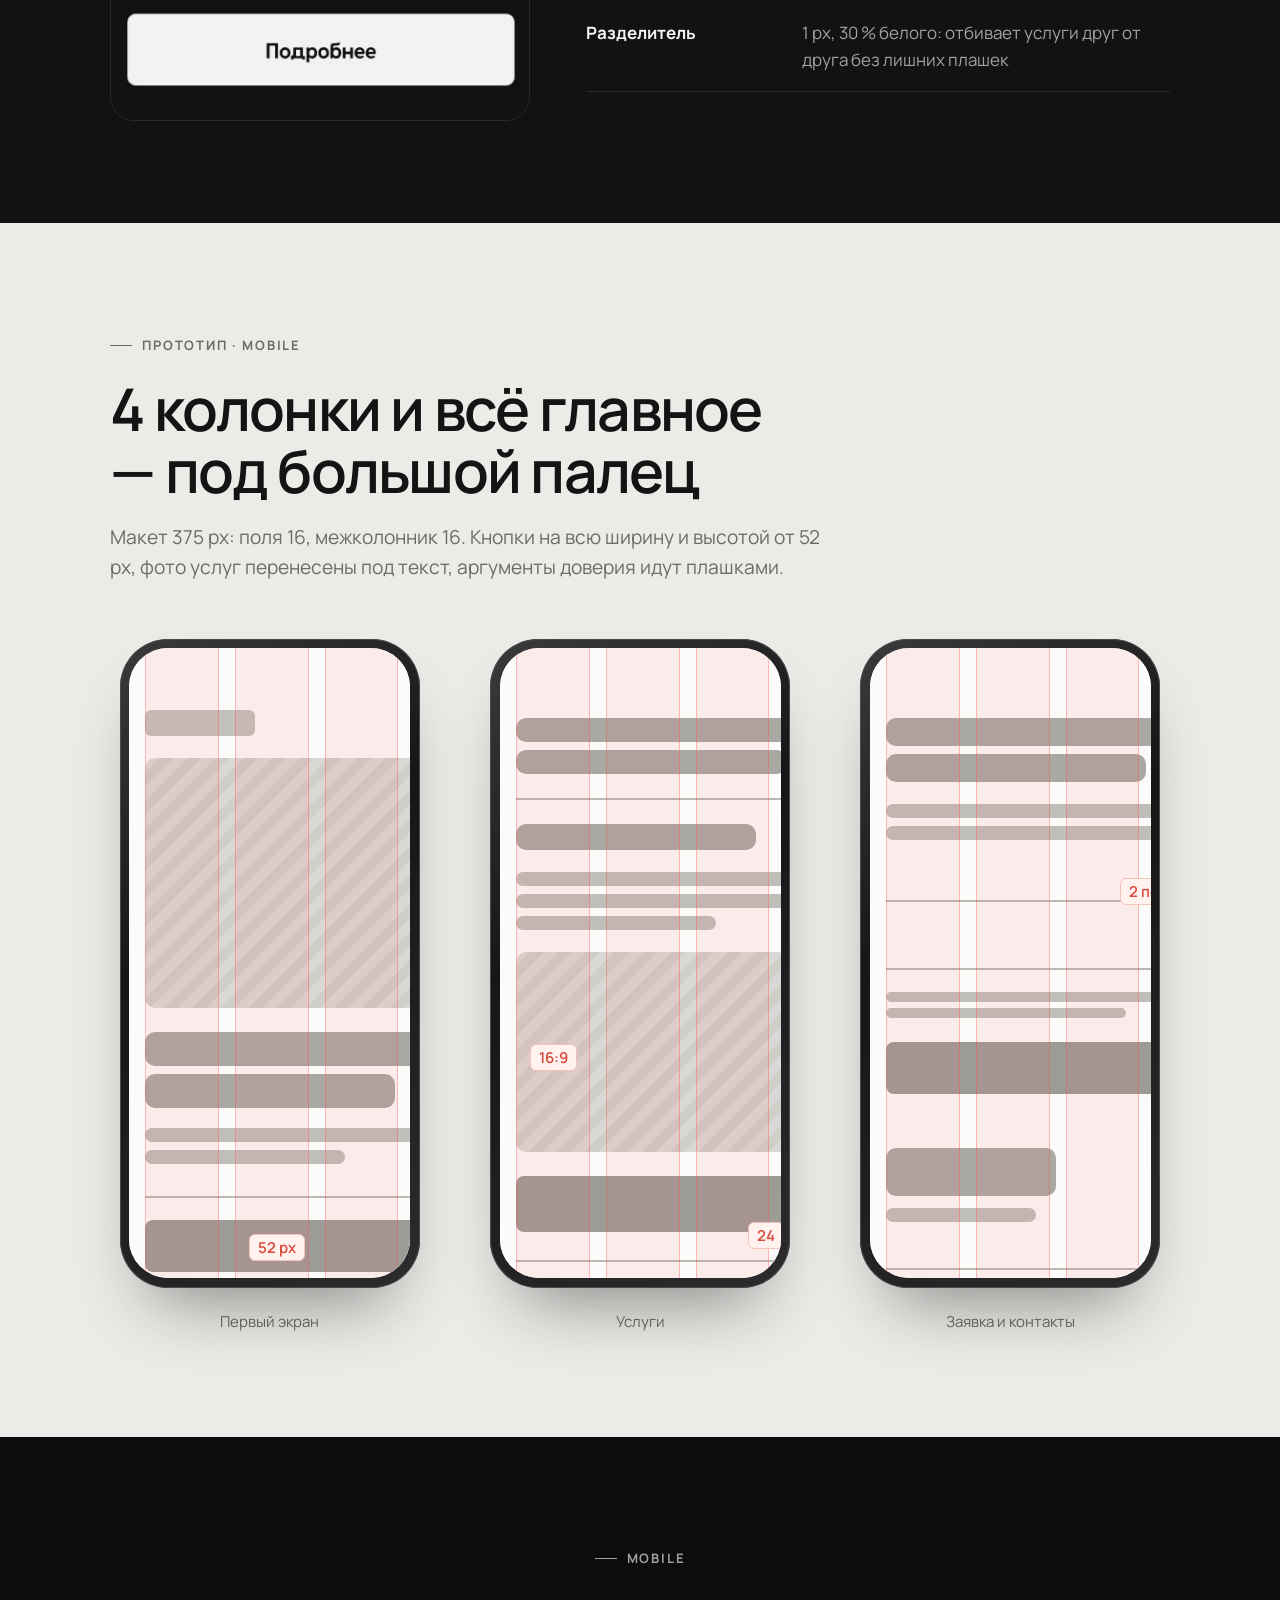
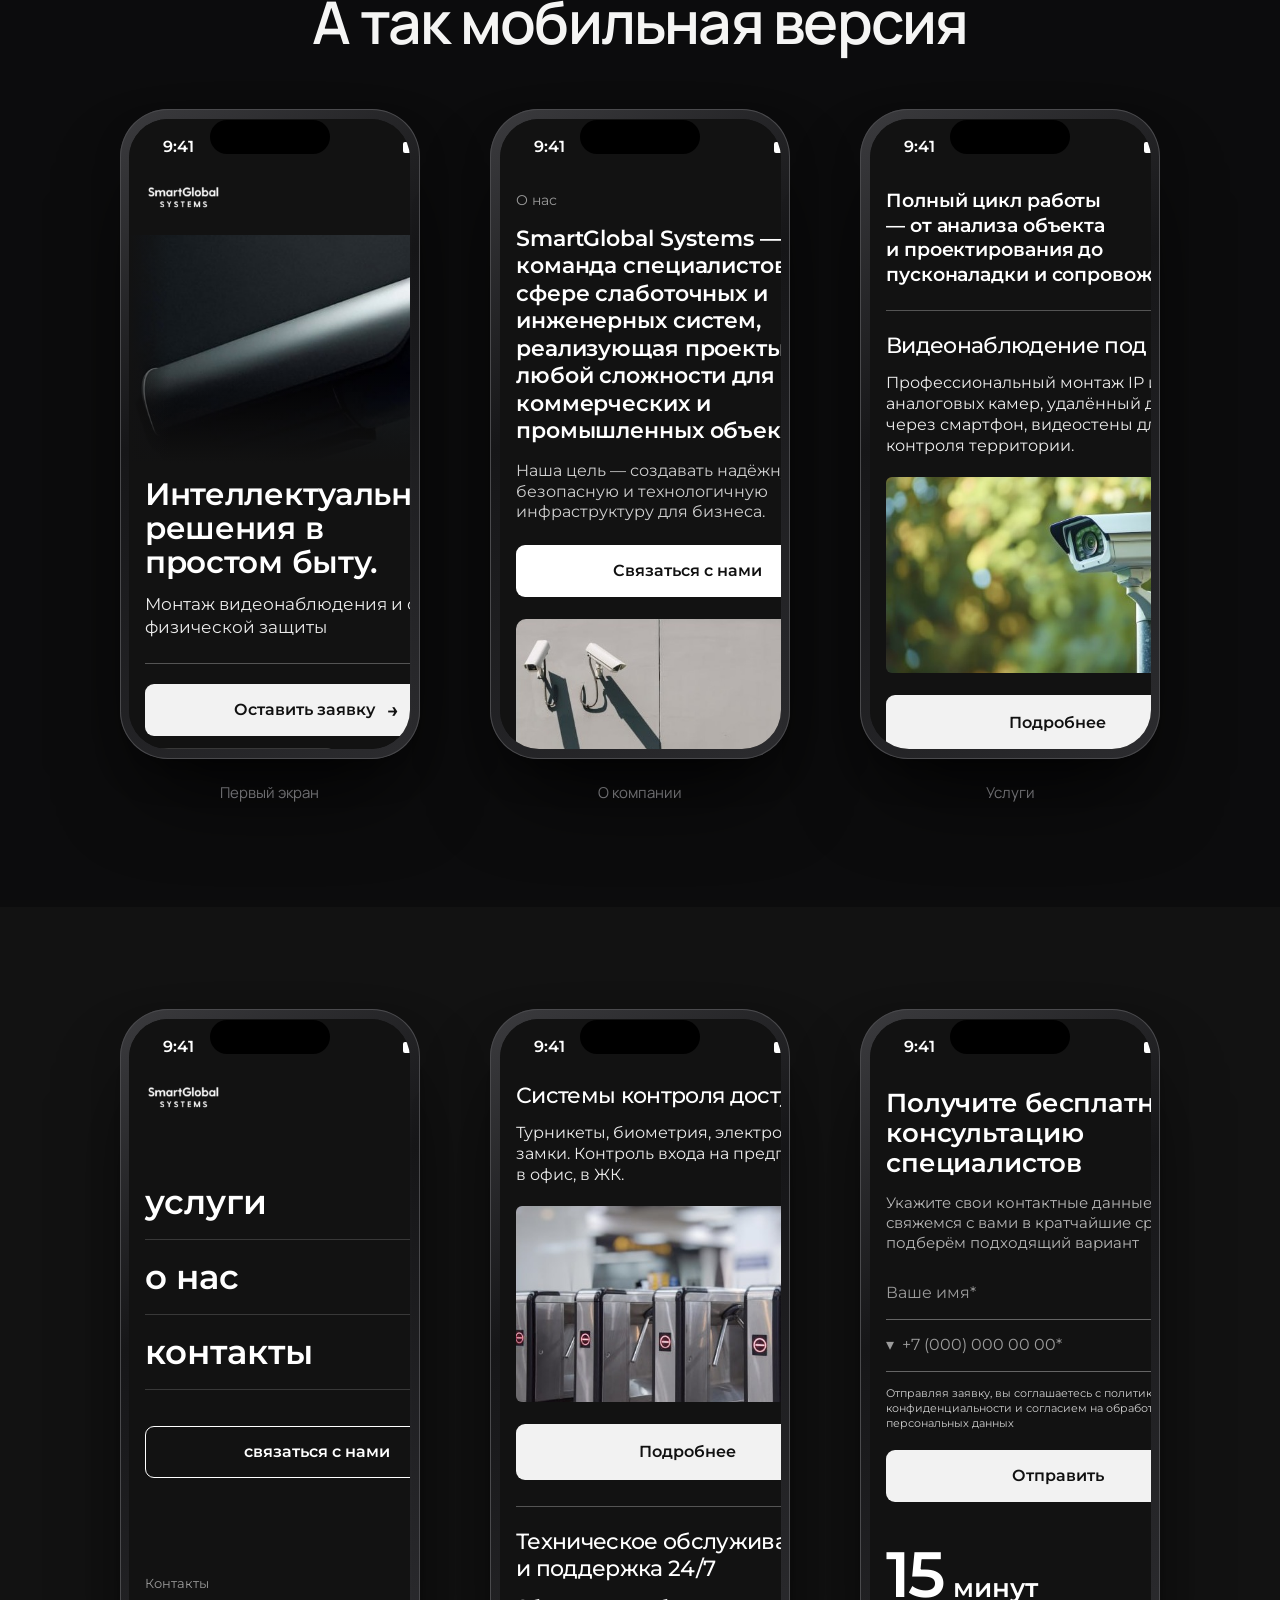
<file: works/smartglobal/index.html>
<!doctype html>
<html lang="ru">
<head>
<meta charset="utf-8">
<meta name="viewport" content="width=device-width, initial-scale=1">
<title>SmartGlobal Systems, кейс | MIRAI</title>
<meta name="description" content="Кейс MIRAI: сайт для SmartGlobal Systems, компании по монтажу видеонаблюдения и систем безопасности в Казахстане. Desktop и мобильная версия.">
<meta property="og:title" content="SmartGlobal Systems, кейс MIRAI">
<meta property="og:image" content="https://qweqwasdd.github.io/MIRAI/works/smartglobal/img/hero.jpg">
<link rel="stylesheet" href="../../fonts/fonts.css">
<style>
.logo{display:inline-flex;align-items:center;gap:.4em;font:700 19px/1 "Unbounded","Geologica",sans-serif;letter-spacing:-.04em;white-space:nowrap;color:inherit;text-decoration:none}
.lk{display:flex;gap:.17em;padding:.17em;border-radius:.5em;background:linear-gradient(#E6E8E2,#DCDFD7);box-shadow:inset 0 1px 0 #fff,0 1px 2px rgb(40 48 30 / .14)}
.lk i{display:block;width:1.42em;height:1.42em;border-radius:.34em;padding-bottom:.12em;background:#A8D21E;font-style:normal}
.lk b{display:grid;place-items:center;height:100%;border-radius:.32em;background:#C8F53C;box-shadow:inset 0 0 0 1px #D4FA5A;font-size:.66em;font-weight:700;padding-bottom:.1em;color:#101211}
@font-face{font-family:"Manrope";src:url("fonts/manrope.woff") format("woff");font-weight:200 800;font-display:swap}
@font-face{font-family:"Montserrat";src:url("fonts/montserrat.woff") format("woff");font-weight:100 900;font-display:swap}

:root{
  --bg:#0c0c0d; --bg-2:#121212; --card:#18181a; --card-2:#202022; --line:#2a2a2d;
  --ink:#f5f5f4; --muted:#a1a1a6; --faint:#6e6e73;
  --paper:#ecebe8; --paper-2:#e2e1dd; --paper-ink:#141414; --paper-muted:#6b6b68;
  --wf:#d3d2ce; --wf-2:#c2c1bc; --grid:rgba(255,77,77,.09); --grid-edge:rgba(255,77,77,.35);
  --ui-bg:#121212; --ui-btn:#f2f2f2; --ui-chip:rgba(255,255,255,.16); --ui-muted:#9a9a9a;
  --case:"Manrope",system-ui,"Segoe UI",sans-serif; --ui:"Montserrat","Manrope",system-ui,sans-serif;
  color-scheme:dark;
}
*{box-sizing:border-box}
html{scroll-behavior:smooth}
body{margin:0;background:var(--bg);color:var(--ink);font:17px/1.6 var(--case);-webkit-font-smoothing:antialiased;text-rendering:optimizeLegibility}
img{display:block;max-width:100%;height:auto}
a{color:inherit}
h1,h2,h3,h4{margin:0;font-weight:600;letter-spacing:-.03em;line-height:1.05;text-wrap:balance}
p{margin:0}

/* ---------- site chrome ---------- */
.topbar{position:sticky;top:0;z-index:20;background:rgba(12,12,13,.86);backdrop-filter:blur(12px);-webkit-backdrop-filter:blur(12px);border-bottom:1px solid var(--line)}
.topbar .in{max-width:1400px;margin:auto;padding:0 clamp(16px,4vw,48px);height:60px;display:flex;align-items:center;justify-content:space-between;gap:16px}
.brand{font-weight:800;font-size:18px;text-decoration:none;letter-spacing:-.03em}
.brand b{color:#c8f169;font-weight:800}
.back{color:var(--muted);text-decoration:none;font-size:15px}
.back:hover{color:var(--ink)}

/* ---------- slide base ---------- */
.slide{position:relative;overflow:hidden}
.in{max-width:1400px;margin-inline:auto;padding:clamp(56px,8vw,120px) clamp(16px,8.6vw,120px)}
.eyebrow{display:inline-flex;align-items:center;gap:10px;font-size:13px;font-weight:700;letter-spacing:.14em;text-transform:uppercase;color:var(--muted)}
.eyebrow::before{content:"";width:22px;height:1px;background:currentColor}
.h-xl{font-size:clamp(44px,6.4vw,96px)}
.h-l{font-size:clamp(34px,4.6vw,68px)}
.h-m{font-size:clamp(26px,3vw,40px)}
.lead{font-size:clamp(17px,1.5vw,21px);color:var(--muted);max-width:60ch;line-height:1.55}
.dim{color:var(--faint)}
.paper{background:var(--paper);color:var(--paper-ink)}
.paper .eyebrow,.paper .lead{color:var(--paper-muted)}

/* ---------- 01 cover ---------- */
.cover{background:#080808;min-height:860px}
.cover .bgimg{position:absolute;inset:0;background:url(img/hero.jpg) center/cover;filter:blur(28px) brightness(.35) saturate(.6);transform:scale(1.15)}
.cover .in{position:relative;display:grid;grid-template-columns:minmax(0,1fr) 210px;gap:40px;align-items:center;padding-block:96px}
.tags{display:flex;flex-wrap:wrap;gap:8px;margin-bottom:28px}
.tag{border:1px solid rgba(255,255,255,.22);border-radius:999px;padding:7px 14px;font-size:14px;font-weight:600;color:#e7e7e7;background:rgba(255,255,255,.04)}
.frame{background:#1d1d1f;border:1px solid #333336;border-radius:28px;padding:12px;box-shadow:0 60px 120px -40px rgba(0,0,0,.9)}
.frame img{border-radius:18px}
.browser{background:#1d1d1f;border:1px solid #333336;border-radius:22px;overflow:hidden;box-shadow:0 50px 110px -40px rgba(0,0,0,.85)}
.browser .bar{height:38px;display:flex;align-items:center;gap:7px;padding:0 16px;border-bottom:1px solid #2c2c2f}
.browser .bar i{width:11px;height:11px;border-radius:50%;background:#3a3a3d}
.browser .bar span{margin-left:14px;height:22px;flex:1;max-width:340px;border-radius:7px;background:#2a2a2d;color:#8a8a8f;font-size:12px;display:flex;align-items:center;padding:0 10px}
.vtitle{writing-mode:vertical-rl;transform:rotate(180deg);font-size:118px;line-height:.9;font-weight:700;letter-spacing:-.04em;white-space:nowrap;justify-self:center}
.vtitle span{color:rgba(255,255,255,.28)}
.cover-foot{position:relative;display:flex;justify-content:space-between;gap:24px;margin-top:40px;color:var(--muted);font-size:15px}

/* ---------- cards ---------- */
.card{background:var(--card);border:1px solid var(--line);border-radius:28px;padding:clamp(24px,3vw,40px)}
.card.light{background:#f2f2f0;color:#151515;border-color:transparent}
.card.light p{color:#4c4c4a}
.card h3{font-size:clamp(28px,3vw,44px);margin-bottom:22px}
.card p{color:var(--muted);font-size:clamp(16px,1.35vw,19px);line-height:1.6}
.tr-grid{display:grid;grid-template-columns:minmax(0,1fr) minmax(0,1fr);gap:16px;margin-top:48px}
.stack{display:grid;gap:16px}
.photo{border-radius:28px;overflow:hidden;position:relative;min-height:100%}
.photo img{width:100%;height:100%;object-fit:cover}
.meta{display:grid;grid-template-columns:repeat(4,minmax(0,1fr));gap:1px;background:var(--line);border:1px solid var(--line);border-radius:22px;overflow:hidden;margin-top:16px}
.meta div{background:var(--card);padding:20px 24px}
.meta small{display:block;font-size:12px;letter-spacing:.1em;text-transform:uppercase;color:var(--faint);margin-bottom:6px;font-weight:700}
.meta b{font-weight:600;font-size:17px}

/* ---------- process / flow ---------- */
.steps{display:grid;grid-template-columns:repeat(4,minmax(0,1fr));gap:12px;margin-top:48px}
.step{background:var(--card);border:1px solid var(--line);border-radius:22px;padding:26px;display:grid;gap:10px;align-content:start}
.step .n{font-size:14px;font-weight:700;color:var(--faint)}
.step h4{font-size:22px}
.step p{color:var(--muted);font-size:15px;line-height:1.55}
.aud{display:grid;grid-template-columns:repeat(3,minmax(0,1fr));gap:12px;margin-top:12px}
.aud .step{background:transparent}
.flow{display:grid;grid-template-columns:repeat(5,minmax(0,1fr));gap:0;margin-top:56px;position:relative}
.flow::before{content:"";position:absolute;left:10%;right:10%;top:27px;height:1px;background:linear-gradient(90deg,#3a3a3d,#6b6b70,#3a3a3d)}
.node{position:relative;display:grid;justify-items:center;text-align:center;gap:14px;padding:0 10px}
.node .dot{width:56px;height:56px;border-radius:50%;background:var(--bg);border:1px solid #4a4a4e;display:grid;place-items:center;font-weight:700;font-size:16px}
.node.goal .dot{background:#f2f2f2;color:#111;border-color:#f2f2f2}
.node h4{font-size:19px}
.node p{color:var(--muted);font-size:14.5px;line-height:1.5}
.node .q{display:inline-block;margin-top:2px;font-size:13px;color:var(--ink);border:1px solid var(--line);border-radius:999px;padding:4px 10px}

/* ---------- wireframes ---------- */
.wf-wrap{margin-top:48px;border-radius:24px;background:#f7f7f5;padding:24px;box-shadow:0 1px 0 rgba(0,0,0,.04),0 30px 60px -40px rgba(0,0,0,.25)}
.wf-scale{width:100%;aspect-ratio:1440/var(--h);position:relative;overflow:hidden;border-radius:12px;background:#fbfbfa;container-type:inline-size}
.wf{position:absolute;left:0;top:0;width:1440px;transform-origin:0 0;transform:scale(calc(100cqw / 1440px))}
.wf-legend{display:flex;flex-wrap:wrap;gap:10px 28px;margin-top:20px;font-size:14px;color:var(--paper-muted)}
.wf-legend b{color:var(--paper-ink);font-weight:700}
.sw{display:inline-block;width:12px;height:12px;border-radius:3px;margin-right:8px;vertical-align:-1px}
.cols{position:absolute;inset:0 40px;display:grid;grid-template-columns:repeat(12,1fr);gap:20px;pointer-events:none;z-index:3}
.cols i{background:var(--grid);border-left:1px solid var(--grid-edge);border-right:1px solid var(--grid-edge)}
.cols.m4{inset:0 16px;grid-template-columns:repeat(4,1fr);gap:16px}
.blk{position:absolute;background:var(--wf);border-radius:6px}
.blk.d{background:var(--wf-2)}
.blk.img{background:repeating-linear-gradient(135deg,#d9d8d4 0 10px,#cfcec9 10px 20px);border-radius:10px}
.blk.btn{background:#9c9b96;border-radius:8px}
.blk.out{background:transparent;border:2px solid #9c9b96;border-radius:8px}
.blk.line{height:2px;background:#b9b8b3;border-radius:0}
.txt{position:absolute;height:14px;border-radius:7px;background:#bfbeb9}
.txt.h{height:34px;border-radius:10px;background:#a9a8a3}
.lbl{position:absolute;font:600 15px/1 var(--case);color:#d94a3b;background:#fff2ef;border:1px solid #f3c2b8;border-radius:6px;padding:5px 8px;white-space:nowrap;z-index:4}
.sec-tag{position:absolute;left:12px;font:700 13px/1 var(--case);letter-spacing:.08em;text-transform:uppercase;color:#7c7b77;z-index:4}
.meas{position:absolute;z-index:4;border:0 dashed #d94a3b}
.meas.hz{height:0;border-top-width:1.5px}
.meas.vt{width:0;border-left-width:1.5px}

/* ---------- desktop showcase ---------- */
.desk{margin-top:48px}
.desk .browser{border-radius:26px}
.desk .scroll{max-height:none}

/* ---------- annotated hero ---------- */
.anno{position:relative;margin-top:48px}
.anno .pin{position:absolute;width:44px;height:44px;margin:-22px 0 0 -22px;border-radius:50%;background:#f2f2f2;color:#111;font-weight:800;font-size:17px;display:grid;place-items:center;box-shadow:0 0 0 8px rgba(242,242,242,.18)}
.notes4{display:grid;grid-template-columns:repeat(4,minmax(0,1fr));gap:12px;margin-top:16px}
.note{background:var(--card);border:1px solid var(--line);border-radius:22px;padding:22px 24px;display:grid;gap:8px;align-content:start}
.note .k{width:30px;height:30px;border-radius:50%;background:#f2f2f2;color:#111;font-weight:800;font-size:14px;display:grid;place-items:center}
.note h4{font-size:19px}
.note p{color:var(--muted);font-size:15px;line-height:1.5}

/* ---------- component anatomy ---------- */
.anat{display:grid;grid-template-columns:420px minmax(0,1fr);gap:56px;margin-top:48px;align-items:center}
.anat .mob{position:relative}
.anat .mob img{border-radius:24px;border:1px solid var(--line)}
.callout{position:absolute;right:-24px;transform:translateX(100%);display:flex;align-items:center;gap:12px;font-size:15px;white-space:nowrap}
.callout::before{content:"";width:48px;height:1px;background:#8a8a8f}
.callout b{font-weight:700}
.callout span{color:var(--muted)}
.spec{display:grid;gap:12px}
.spec .row{display:grid;grid-template-columns:200px 1fr;gap:16px;padding:18px 0;border-bottom:1px solid var(--line)}
.spec .row:first-child{border-top:1px solid var(--line)}
.spec .row b{font-weight:700}
.spec .row span{color:var(--muted)}

/* ---------- phones ---------- */
.phones{display:grid;grid-template-columns:repeat(3,minmax(0,1fr));gap:clamp(16px,4vw,64px);margin-top:56px;justify-items:center}
.phone{--w:300px;width:var(--w);aspect-ratio:375/812;border-radius:calc(var(--w)*.16);padding:calc(var(--w)*.032);background:linear-gradient(145deg,#3b3b3e,#161618 40%,#2c2c2f);box-shadow:0 0 0 1px #4a4a4d inset,0 50px 90px -30px rgba(0,0,0,.85),0 20px 40px -20px rgba(0,0,0,.6);position:relative}
.phone .glass{width:100%;height:100%;border-radius:calc(var(--w)*.13);overflow:hidden;position:relative;background:var(--ui-bg);container-type:inline-size}
.phone .screen{position:absolute;left:0;top:0;width:375px;height:812px;transform-origin:0 0;transform:scale(calc(100cqw / 375px));overflow:hidden;background:var(--ui-bg);color:#fff;font-family:var(--ui)}
.phone .island{position:absolute;top:11px;left:50%;transform:translateX(-50%);width:120px;height:34px;border-radius:20px;background:#000;z-index:10}
.status{height:50px;display:flex;justify-content:space-between;align-items:center;padding:6px 30px 0 34px;font:600 16px/1 var(--ui);position:relative;z-index:9}
.status .r{display:flex;gap:6px;align-items:center}
.status .r i{display:block;background:#fff;border-radius:2px}
.paper .phone{box-shadow:0 0 0 1px #4a4a4d inset,0 40px 70px -30px rgba(0,0,0,.45)}
.cap{margin-top:22px;text-align:center;color:var(--muted);font-size:15px}
.paper .cap{color:var(--paper-muted)}
.pcol{display:grid;justify-items:center}

/* ---------- client UI (mobile) ---------- */
.ui{padding:0 16px}
.ui-head{display:flex;justify-content:space-between;align-items:center;height:56px;padding:0 16px}
.ui-head img{height:28px;width:auto}
.burger{width:26px;display:grid;gap:6px}
.burger i{display:block;height:2px;background:#fff;border-radius:2px}
.u-h1{font:600 31px/1.1 var(--ui);letter-spacing:-.01em}
.u-h2{font:600 22px/1.25 var(--ui);letter-spacing:-.005em}
.u-h3{font:500 22px/1.2 var(--ui)}
.u-p{font:400 15.5px/1.35 var(--ui);color:#ececec}
.u-s{font:400 13px/1.4 var(--ui);color:var(--ui-muted)}
.u-btn{height:52px;border-radius:9px;background:var(--ui-btn);color:#111;font:600 16px/1 var(--ui);display:flex;align-items:center;justify-content:center;gap:12px}
.u-btn.out{background:transparent;color:#fff;border:1.5px solid #fff}
.u-chip{height:40px;border-radius:8px;background:var(--ui-chip);font:600 12.5px/1 var(--ui);display:inline-flex;align-items:center;padding:0 11px;white-space:nowrap}
.u-line{height:1px;background:rgba(255,255,255,.28)}
.u-img{border-radius:6px;overflow:hidden}
.u-img img{width:100%;height:100%;object-fit:cover}
.u-in{border-bottom:1px solid rgba(255,255,255,.35);height:52px;display:flex;align-items:center;font:400 16px/1 var(--ui);color:#9b9b9b}

/* ---------- UI kit ---------- */
.kit{display:grid;grid-template-columns:minmax(0,1.1fr) minmax(0,.9fr);gap:16px;margin-top:48px}
.swatches{display:grid;grid-template-columns:repeat(5,minmax(0,1fr));gap:10px}
.swatch{border-radius:18px;overflow:hidden;border:1px solid var(--line);background:var(--card)}
.swatch i{display:block;height:110px}
.swatch div{padding:12px 14px}
.swatch b{display:block;font-size:14px}
.swatch code{font:500 13px/1.4 ui-monospace,Consolas,monospace;color:var(--muted)}
.type-scale{display:grid;gap:0;margin-top:16px}
.ts{display:grid;grid-template-columns:120px 1fr;align-items:baseline;gap:20px;padding:16px 0;border-top:1px solid var(--line);font-family:var(--ui)}
.ts small{font-family:var(--case);color:var(--faint);font-size:13px;font-weight:600}
.comp{display:grid;gap:22px;align-content:start}
.comp .lab{font-size:12px;font-weight:700;letter-spacing:.12em;text-transform:uppercase;color:var(--faint);margin-bottom:10px}
.row-ui{display:flex;flex-wrap:wrap;gap:10px;align-items:center}
.k-btn{height:50px;border-radius:9px;background:var(--ui-btn);color:#111;font:600 14.5px/1 var(--ui);display:inline-flex;align-items:center;gap:10px;padding:0 18px}
.k-btn.hover{background:#ffffff;box-shadow:0 0 0 4px rgba(255,255,255,.15)}
.k-btn.out{background:transparent;color:#fff;border:1.5px solid #fff;font-weight:500}
.k-chip{height:46px;border-radius:9px;background:#3d3d3f;font:600 15px/1 var(--ui);display:inline-flex;align-items:center;padding:0 18px}
.k-in{font-family:var(--ui);border-bottom:1px solid #5a5a5d;padding:14px 2px;color:#8f8f8f;font-size:16px}
.k-in.focus{border-color:#fff;color:#fff}
.k-in.err{border-color:#ff6b5a;color:#fff}
.k-in small{display:block;color:#ff8a7a;font-size:12.5px;margin-top:8px}

/* ---------- result / contact ---------- */
.nums{display:grid;grid-template-columns:repeat(4,minmax(0,1fr));gap:12px;margin-top:48px}
.num{background:var(--card);border:1px solid var(--line);border-radius:24px;padding:28px}
.num b{display:block;font-size:clamp(48px,5vw,72px);letter-spacing:-.04em;line-height:1;margin-bottom:14px;font-weight:600}
.num p{color:var(--muted);font-size:15.5px;line-height:1.5}
.thanks{text-align:center}
.thanks .big{font-size:clamp(56px,10vw,150px);font-weight:700;letter-spacing:-.05em;line-height:.9}
.thanks .big span{display:block;color:rgba(255,255,255,.26)}
.contacts{display:grid;grid-template-columns:repeat(3,minmax(0,1fr));gap:12px;margin-top:64px;text-align:left}
.contacts a,.contacts .copy{display:block;width:100%;text-align:left;font:inherit;color:inherit;cursor:pointer;text-decoration:none;background:var(--card);border:1px solid var(--line);border-radius:22px;padding:24px 26px;transition:transform .15s,border-color .15s}
.contacts a:hover,.contacts .copy:hover{transform:translateY(-2px);border-color:#4a4a4e}
.contacts .copy:focus-visible,.contacts a:focus-visible{outline:2px solid #f2f2f2;outline-offset:3px}
.toast{position:fixed;left:50%;bottom:28px;transform:translate(-50%,20px);opacity:0;background:#f2f2f2;color:#111;font-weight:700;font-size:15px;padding:12px 20px;border-radius:999px;transition:.2s;pointer-events:none;z-index:50}
.toast.on{opacity:1;transform:translate(-50%,0)}
.contacts a.main{background:#f2f2f2;color:#111;border-color:#f2f2f2}
.contacts small{display:block;font-size:12px;letter-spacing:.12em;text-transform:uppercase;font-weight:700;color:var(--faint);margin-bottom:8px}
.contacts a.main small{color:#6a6a6a}
.contacts b{font-size:clamp(16px,1.5vw,20px);font-weight:700;letter-spacing:-.01em;overflow-wrap:anywhere}
.sign{display:flex;justify-content:space-between;margin-top:56px;padding-top:24px;border-top:1px solid var(--line);color:var(--muted);font-size:15px}
.sign b{color:var(--ink);font-weight:800;letter-spacing:-.03em;font-size:20px}
.sign b em{font-style:normal;color:#c8f169}

footer.site{border-top:1px solid var(--line);color:var(--faint);font-size:14px}
footer.site .in{padding-block:28px;display:flex;justify-content:space-between;gap:16px;flex-wrap:wrap}

/* ---------- behance render mode ---------- */
.behance .topbar,.behance footer.site{display:none}

/* ---------- responsive (site) ---------- */
@media (max-width:1100px){
  .cover .in{grid-template-columns:1fr}
  .vtitle{writing-mode:horizontal-tb;transform:none;font-size:clamp(44px,9vw,80px);justify-self:start;white-space:normal;order:-1}
  .anat{grid-template-columns:1fr}
  .callout{display:none}
  .kit{grid-template-columns:1fr}
}
@media (max-width:900px){
  .tr-grid,.notes4,.steps,.nums,.contacts{grid-template-columns:1fr 1fr}
  .aud{grid-template-columns:1fr}
  .flow{grid-template-columns:1fr;gap:28px}
  .flow::before{display:none}
  .node{grid-template-columns:56px 1fr;justify-items:start;text-align:left;column-gap:16px}
  .node .dot{grid-row:span 3}
  .meta{grid-template-columns:1fr 1fr}
  .phones{grid-template-columns:1fr}
  .swatches{grid-template-columns:repeat(3,minmax(0,1fr))}
  .spec .row{grid-template-columns:1fr}
}
@media (max-width:560px){
  .tr-grid,.notes4,.steps,.nums,.contacts,.meta{grid-template-columns:1fr}
  .cover-foot{flex-direction:column}
  .sign{flex-direction:column;gap:8px}
  .swatches{grid-template-columns:repeat(2,minmax(0,1fr))}
  .ts{grid-template-columns:1fr;gap:6px}
  .anno .pin{width:28px;height:28px;margin:-14px 0 0 -14px;font-size:13px;box-shadow:0 0 0 5px rgba(242,242,242,.18)}
}
</style>
</head>
<body>

<header class="topbar">
  <div class="in">
    <a class="logo" href="../../#top" aria-label="MIRAI, на главную"><span class="lw" style="font-weight:800;letter-spacing:.02em">MIRAI</span></a>
    <a class="back" href="../../#work">← Все работы</a>
  </div>
</header>

<main>

<!-- 01 COVER -->
<section class="slide cover" id="s01-cover">
  <div class="bgimg" aria-hidden="true"></div>
  <div class="in">
    <div>
      <div class="tags"><span class="tag">Web design</span><span class="tag">Desktop + Mobile</span><span class="tag">Казахстан · 2026</span></div>
      <div class="browser">
        <div class="bar"><i></i><i></i><i></i><span>smartglobal.kz</span></div>
        <img src="img/hero.jpg" width="1172" height="797" alt="Первый экран сайта SmartGlobal Systems">
      </div>
      <div class="cover-foot"><span>Сайт для компании по системам безопасности</span><span>Дизайн: MIRAI</span></div>
    </div>
    <h1 class="vtitle">SmartGlobal<br><span>Systems</span></h1>
  </div>
</section>

<!-- 02 TASK / SOLUTION -->
<section class="slide" id="s02-task" style="background:var(--bg)">
  <div class="in">
    <span class="eyebrow">О проекте</span>
    <div class="tr-grid">
      <div class="stack">
        <div class="card">
          <h3>Это задача</h3>
          <p>SmartGlobal Systems монтирует видеонаблюдение, сигнализацию, контроль доступа и IT-инфраструктуру для бизнеса и жилых комплексов. Нужен сайт, который с первых секунд вызывает доверие, понятно показывает шесть направлений работы и быстро приводит посетителя к заявке.</p>
        </div>
        <div class="card light">
          <h3>Это решение</h3>
          <p>Тёмный технологичный сайт с одним сильным образом на первом экране, аргументами доверия рядом с кнопкой, услугами в едином шаблоне и короткой формой с обещанием ответа за 15 минут. Две версии: для компьютера и для телефона.</p>
        </div>
      </div>
      <div class="photo"><img src="img/about-photo.jpg" width="539" height="633" alt="Камеры видеонаблюдения на фасаде здания"></div>
    </div>
    <div class="meta">
      <div><small>Заказчик</small><b>SmartGlobal Systems</b></div>
      <div><small>Страна</small><b>Казахстан</b></div>
      <div><small>Роль</small><b>Веб-дизайнер</b></div>
      <div><small>Что сделано</small><b>Анализ, структура, прототип, дизайн</b></div>
    </div>
  </div>
</section>

<!-- 03 PROCESS + AUDIENCE -->
<section class="slide" id="s03-process" style="background:var(--bg-2)">
  <div class="in">
    <span class="eyebrow">Процесс</span>
    <h2 class="h-l" style="margin-top:22px;max-width:22ch">Безопасность продают через доверие</h2>
    <p class="lead" style="margin-top:22px">Клиенты компании выбирают подрядчика, которому можно доверить охрану объекта. Им важны гарантии, опыт и скорость реакции, а не технические характеристики камер.</p>
    <div class="steps">
      <div class="step"><span class="n">01</span><h4>Анализ</h4><p>Разобрал аудиторию заказчика и сайты компаний этой ниши: что обещают, где теряют клиента.</p></div>
      <div class="step"><span class="n">02</span><h4>Структура</h4><p>Собрал путь посетителя от первого экрана до заявки и порядок блоков.</p></div>
      <div class="step"><span class="n">03</span><h4>Прототип</h4><p>Сетка 12 колонок для десктопа и 4 для телефона, вайрфреймы ключевых экранов.</p></div>
      <div class="step"><span class="n">04</span><h4>Дизайн</h4><p>Финальные макеты Desktop и Mobile, компоненты и стили. Передал заказчику.</p></div>
    </div>
    <div class="aud">
      <div class="step"><span class="n">Аудитория</span><h4>Бизнес</h4><p>Офисы, склады, производства, магазины. Нужна охрана объекта под ключ.</p></div>
      <div class="step"><span class="n">Аудитория</span><h4>Жилые комплексы</h4><p>Управляющие компании: домофония, контроль доступа, видеонаблюдение.</p></div>
      <div class="step"><span class="n">Главный вопрос</span><h4>«Им можно доверять?»</h4><p>Ответ должен быть виден на первом экране и повторяться до самой формы.</p></div>
    </div>
  </div>
</section>

<!-- 04 STRUCTURE / FLOW -->
<section class="slide" id="s04-structure" style="background:var(--bg)">
  <div class="in">
    <span class="eyebrow">Структура</span>
    <h2 class="h-l" style="margin-top:22px;max-width:18ch">Каждый блок отвечает на один вопрос клиента</h2>
    <div class="flow">
      <div class="node"><span class="dot">1</span><h4>Первый экран</h4><p>Кто вы и чем занимаетесь, почему вам можно доверять</p><span class="q">«Куда я попал?»</span></div>
      <div class="node"><span class="dot">2</span><h4>О компании</h4><p>Команда, опыт, работа с коммерческими объектами</p><span class="q">«Вы надёжные?»</span></div>
      <div class="node"><span class="dot">3</span><h4>6 услуг</h4><p>Единый шаблон: что входит, фото, «Подробнее»</p><span class="q">«Вы сделаете моё?»</span></div>
      <div class="node goal"><span class="dot">4</span><h4>Заявка</h4><p>Два поля и ответ за 15 минут</p><span class="q">«Это быстро?»</span></div>
      <div class="node"><span class="dot">5</span><h4>Контакты</h4><p>Телефон крупно, Telegram, WhatsApp, Instagram</p><span class="q">«Как связаться?»</span></div>
    </div>
  </div>
</section>

<!-- 05 DESKTOP GRID / PROTOTYPE -->
<section class="slide paper" id="s05-grid-desktop">
  <div class="in">
    <span class="eyebrow">Прототип · Desktop</span>
    <h2 class="h-l" style="margin-top:22px;max-width:18ch">Сетка 12 колонок, всё на одних осях</h2>
    <p class="lead" style="margin-top:22px">Макет 1440 px: поля 40, межколонник 20, контейнер 1360. Текст живёт в колонках 1–6, фото начинаются строго с 7-й, поэтому все секции читаются одной вертикалью.</p>
    <div class="wf-wrap">
      <div class="wf-scale" style="--h:1630">
        <div class="wf" style="height:1630px">
          <div class="cols"><i></i><i></i><i></i><i></i><i></i><i></i><i></i><i></i><i></i><i></i><i></i><i></i></div>
          <!-- header -->
          <span class="sec-tag" style="top:12px">Шапка · 88</span>
          <div class="blk d" style="left:40px;top:32px;width:135px;height:32px"></div>
          <div class="txt" style="left:560px;top:42px;width:80px"></div>
          <div class="txt" style="left:660px;top:42px;width:70px"></div>
          <div class="txt" style="left:750px;top:42px;width:100px"></div>
          <div class="blk out" style="left:1225px;top:26px;width:175px;height:46px"></div>
          <!-- hero -->
          <span class="sec-tag" style="top:104px">Первый экран · 900</span>
          <div class="blk img" style="left:40px;top:96px;width:1360px;height:880px;opacity:.4"></div>
          <div class="txt h" style="left:72px;top:606px;width:480px;height:46px"></div>
          <div class="txt h" style="left:72px;top:662px;width:700px;height:46px"></div>
          <div class="txt" style="left:72px;top:734px;width:540px;height:22px"></div>
          <div class="txt" style="left:72px;top:764px;width:320px;height:22px"></div>
          <div class="blk line" style="left:72px;top:820px;width:1296px"></div>
          <div class="blk btn" style="left:72px;top:870px;width:290px;height:64px"></div>
          <div class="blk d" style="left:742px;top:870px;width:200px;height:64px"></div>
          <div class="blk d" style="left:956px;top:870px;width:200px;height:64px"></div>
          <div class="blk d" style="left:1170px;top:870px;width:198px;height:64px"></div>
          <span class="lbl" style="left:380px;top:888px">Кнопка заявки · колонки 1–3</span>
          <span class="lbl" style="left:900px;top:944px">Аргументы доверия · колонки 7–12</span>
          <!-- about -->
          <span class="sec-tag" style="top:1004px">О компании · 120 сверху</span>
          <div class="txt" style="left:40px;top:1060px;width:70px"></div>
          <div class="txt h" style="left:40px;top:1100px;width:620px;height:28px"></div>
          <div class="txt h" style="left:40px;top:1138px;width:580px;height:28px"></div>
          <div class="txt h" style="left:40px;top:1176px;width:600px;height:28px"></div>
          <div class="txt" style="left:40px;top:1236px;width:520px"></div>
          <div class="txt" style="left:40px;top:1260px;width:460px"></div>
          <div class="blk btn" style="left:40px;top:1310px;width:290px;height:62px"></div>
          <div class="blk img" style="left:730px;top:1046px;width:670px;height:520px"></div>
          <span class="lbl" style="left:740px;top:1056px">Фото · колонки 7–12</span>
          <span class="lbl" style="left:40px;top:1392px">Текст · колонки 1–6</span>
          <!-- measurements -->
          <span class="lbl" style="left:4px;top:120px">40</span>
          <span class="lbl" style="left:696px;top:1590px">20</span>
          <span class="lbl" style="left:1404px;top:120px">40</span>
        </div>
      </div>
      <div class="wf-legend"><span><i class="sw" style="background:rgba(255,77,77,.25)"></i><b>12 колонок</b> по 95 px</span><span><b>Поля</b> 40 px</span><span><b>Межколонник</b> 20 px</span><span><b>Отступы секций</b> 120 px</span><span><b>Шаг</b> 8 px</span></div>
    </div>
  </div>
</section>

<!-- 06 DESKTOP SHOWCASE -->
<section class="slide" id="s06-desktop" style="background:var(--bg-2)">
  <div class="in">
    <div style="text-align:center"><span class="eyebrow">Desktop</span>
      <h2 class="h-l" style="margin:22px auto 0">Так выглядит Desktop</h2></div>
    <div class="desk">
      <div class="browser">
        <div class="bar"><i></i><i></i><i></i><span>smartglobal.kz</span></div>
        <img src="img/desktop-full.jpg" width="1172" height="5170" alt="Полная страница сайта SmartGlobal Systems: первый экран, о компании, шесть услуг, форма заявки и контакты">
      </div>
    </div>
  </div>
</section>

<!-- 07 HERO ANNOTATED -->
<section class="slide" id="s07-hero" style="background:var(--bg)">
  <div class="in">
    <span class="eyebrow">Первый экран</span>
    <h2 class="h-l" style="margin-top:22px;max-width:17ch">За пять секунд: кто мы, что делаем, почему нам верить</h2>
    <div class="anno">
      <div class="frame"><img src="img/hero.jpg" width="1172" height="797" alt="Первый экран с отметками ключевых решений"></div>
      <span class="pin" style="left:74%;top:30%">1</span>
      <span class="pin" style="left:59%;top:61%">2</span>
      <span class="pin" style="left:27%;top:89%">3</span>
      <span class="pin" style="left:84%;top:80%">4</span>
    </div>
    <div class="notes4">
      <div class="note"><span class="k">1</span><h4>Один сильный образ</h4><p>Камера в темноте сразу задаёт тему и тон: технологично, спокойно, серьёзно.</p></div>
      <div class="note"><span class="k">2</span><h4>Польза и суть</h4><p>Заголовок говорит о пользе, подзаголовок называет услугу без жаргона.</p></div>
      <div class="note"><span class="k">3</span><h4>Заявка без прокрутки</h4><p>Самая контрастная кнопка стоит там, куда взгляд идёт после заголовка.</p></div>
      <div class="note"><span class="k">4</span><h4>Три аргумента</h4><p>Гарантия, работа с 2014 года и полный цикл закрывают сомнения рядом с кнопкой.</p></div>
    </div>
  </div>
</section>

<!-- 08 COMPONENT ANATOMY -->
<section class="slide" id="s08-component" style="background:var(--bg-2)">
  <div class="in">
    <span class="eyebrow">Компонент</span>
    <h2 class="h-l" style="margin-top:22px;max-width:18ch">Одна карточка — шесть услуг</h2>
    <p class="lead" style="margin-top:22px">Все направления собраны из одного компонента. Поменять фото, текст или добавить седьмую услугу можно без пересборки страницы, а глаз читает список в одном ритме.</p>
    <div class="anat">
      <div class="mob">
        <img src="img/mobile-card.jpg" width="436" height="586" alt="Мобильная карточка услуги «Техническое обслуживание и поддержка 24/7»">
      </div>
      <div class="spec">
        <div class="row"><b>Заголовок</b><span>до двух строк, 26 px. Название услуги, как его ищет клиент</span></div>
        <div class="row"><b>Описание</b><span>до трёх коротких строк: что входит, без технических терминов</span></div>
        <div class="row"><b>Фото</b><span>16:9, радиус 6 px. Реальная работа, а не абстрактные «технологии»</span></div>
        <div class="row"><b>Кнопка</b><span>«Подробнее», на телефоне на всю ширину, высота 60 px: удобно попасть пальцем</span></div>
        <div class="row"><b>Разделитель</b><span>1 px, 30 % белого: отбивает услуги друг от друга без лишних плашек</span></div>
      </div>
    </div>
  </div>
</section>

<!-- 09 MOBILE GRID / PROTOTYPE -->
<section class="slide paper" id="s09-grid-mobile">
  <div class="in">
    <span class="eyebrow">Прототип · Mobile</span>
    <h2 class="h-l" style="margin-top:22px;max-width:18ch">4 колонки и всё главное — под большой палец</h2>
    <p class="lead" style="margin-top:22px">Макет 375 px: поля 16, межколонник 16. Кнопки на всю ширину и высотой от 52 px, фото услуг перенесены под текст, аргументы доверия идут плашками.</p>
    <div class="phones">
      <!-- wf hero -->
      <div class="pcol"><div class="phone"><div class="glass" style="background:#fbfbfa"><div class="screen" style="background:#fbfbfa">
        <div class="cols m4"><i></i><i></i><i></i><i></i></div>
        <div class="blk d" style="left:16px;top:62px;width:110px;height:26px"></div>
        <div class="blk d" style="left:327px;top:66px;width:32px;height:18px"></div>
        <div class="blk img" style="left:16px;top:110px;width:343px;height:250px"></div>
        <div class="txt h" style="left:16px;top:384px;width:300px"></div>
        <div class="txt h" style="left:16px;top:426px;width:250px"></div>
        <div class="txt" style="left:16px;top:480px;width:320px"></div>
        <div class="txt" style="left:16px;top:502px;width:200px"></div>
        <div class="blk line" style="left:16px;top:548px;width:343px"></div>
        <div class="blk btn" style="left:16px;top:572px;width:343px;height:52px"></div>
        <div class="blk d" style="left:16px;top:640px;width:163px;height:40px"></div>
        <div class="blk d" style="left:195px;top:640px;width:164px;height:40px"></div>
        <div class="blk d" style="left:16px;top:692px;width:163px;height:40px"></div>
        <span class="lbl" style="left:120px;top:586px">52 px</span>
      </div></div></div><p class="cap">Первый экран</p></div>
      <!-- wf services -->
      <div class="pcol"><div class="phone"><div class="glass" style="background:#fbfbfa"><div class="screen" style="background:#fbfbfa">
        <div class="cols m4"><i></i><i></i><i></i><i></i></div>
        <div class="txt h" style="left:16px;top:70px;width:300px;height:24px"></div>
        <div class="txt h" style="left:16px;top:102px;width:270px;height:24px"></div>
        <div class="blk line" style="left:16px;top:150px;width:343px"></div>
        <div class="txt h" style="left:16px;top:176px;width:240px;height:26px"></div>
        <div class="txt" style="left:16px;top:224px;width:320px"></div>
        <div class="txt" style="left:16px;top:246px;width:280px"></div>
        <div class="txt" style="left:16px;top:268px;width:200px"></div>
        <div class="blk img" style="left:16px;top:304px;width:343px;height:200px"></div>
        <div class="blk btn" style="left:16px;top:528px;width:343px;height:56px"></div>
        <div class="blk line" style="left:16px;top:612px;width:343px"></div>
        <div class="txt h" style="left:16px;top:638px;width:280px;height:26px"></div>
        <div class="txt" style="left:16px;top:686px;width:300px"></div>
        <div class="txt" style="left:16px;top:708px;width:240px"></div>
        <span class="lbl" style="left:30px;top:396px">16:9</span>
        <span class="lbl" style="left:248px;top:574px">24</span>
      </div></div></div><p class="cap">Услуги</p></div>
      <!-- wf form -->
      <div class="pcol"><div class="phone"><div class="glass" style="background:#fbfbfa"><div class="screen" style="background:#fbfbfa">
        <div class="cols m4"><i></i><i></i><i></i><i></i></div>
        <div class="txt h" style="left:16px;top:70px;width:290px;height:28px"></div>
        <div class="txt h" style="left:16px;top:106px;width:260px;height:28px"></div>
        <div class="txt" style="left:16px;top:156px;width:330px"></div>
        <div class="txt" style="left:16px;top:178px;width:290px"></div>
        <div class="blk line" style="left:16px;top:252px;width:343px"></div>
        <div class="blk line" style="left:16px;top:320px;width:343px"></div>
        <div class="txt" style="left:16px;top:344px;width:300px;height:10px"></div>
        <div class="txt" style="left:16px;top:360px;width:240px;height:10px"></div>
        <div class="blk btn" style="left:16px;top:394px;width:343px;height:52px"></div>
        <div class="txt h" style="left:16px;top:500px;width:170px;height:48px"></div>
        <div class="txt" style="left:16px;top:560px;width:150px"></div>
        <div class="blk line" style="left:16px;top:620px;width:343px"></div>
        <div class="txt h" style="left:16px;top:660px;width:280px;height:32px"></div>
        <div class="txt" style="left:16px;top:712px;width:260px"></div>
        <span class="lbl" style="left:250px;top:230px">2 поля</span>
      </div></div></div><p class="cap">Заявка и контакты</p></div>
    </div>
  </div>
</section>

<!-- 10 MOBILE SCREENS 1 -->
<section class="slide" id="s10-mobile-1" style="background:var(--bg)">
  <div class="in">
    <div style="text-align:center"><span class="eyebrow">Mobile</span>
      <h2 class="h-l" style="margin:22px auto 0">А так мобильная версия</h2></div>
    <div class="phones">
      <!-- hero -->
      <div class="pcol"><div class="phone"><span class="island"></span><div class="glass"><div class="screen">
        <div class="status"><span>9:41</span><span class="r"><i style="width:18px;height:11px"></i><i style="width:16px;height:11px;border-radius:3px"></i><i style="width:25px;height:12px;border-radius:4px"></i></span></div>
        <div class="ui-head"><img src="img/logo.png" alt="SmartGlobal Systems"><span class="burger"><i></i><i></i><i></i></span></div>
        <div style="position:relative;height:228px;margin-top:10px">
          <img src="img/camera.jpg" alt="" style="width:100%;height:100%;object-fit:cover;object-position:50% 50%">
          <div style="position:absolute;inset:auto 0 0 0;height:90px;background:linear-gradient(transparent,#121212)"></div>
          <div style="position:absolute;inset:0 auto 0 0;width:40px;background:linear-gradient(90deg,#121212,transparent)"></div>
        </div>
        <div class="ui" style="margin-top:14px">
          <h3 class="u-h1">Интеллектуальные решения в простом быту.</h3>
          <p class="u-p" style="margin-top:14px;font-size:17px">Монтаж видеонаблюдения и систем физической защиты</p>
          <div class="u-line" style="margin:24px 0 20px"></div>
          <div class="u-btn">Оставить заявку <span style="font-size:20px">→</span></div>
          <div style="display:flex;flex-wrap:wrap;gap:8px;margin-top:12px">
            <span class="u-chip">Гарантия безопасности</span><span class="u-chip">Работаем с 2014 года</span><span class="u-chip">Полный цикл работы</span>
          </div>
        </div>
      </div></div></div><p class="cap">Первый экран</p></div>
      <!-- about -->
      <div class="pcol"><div class="phone"><span class="island"></span><div class="glass"><div class="screen">
        <div class="status"><span>9:41</span><span class="r"><i style="width:18px;height:11px"></i><i style="width:16px;height:11px;border-radius:3px"></i><i style="width:25px;height:12px;border-radius:4px"></i></span></div>
        <div class="ui" style="padding-top:22px">
          <p class="u-s" style="font-size:14px">О нас</p>
          <h3 class="u-h2" style="margin-top:14px">SmartGlobal Systems — это команда специалистов в сфере слаботочных и инженерных систем, реализующая проекты любой сложности для коммерческих и промышленных объектов.</h3>
          <p class="u-p" style="margin-top:16px;color:#cfcfcf">Наша цель — создавать надёжную, безопасную и технологичную инфраструктуру для бизнеса.</p>
          <div class="u-btn" style="margin-top:22px;background:#fff">Связаться с нами</div>
          <div class="u-img" style="height:300px;margin-top:22px;border-radius:10px"><img src="img/about-photo.jpg" alt="" style="object-position:20% 0%"></div>
        </div>
      </div></div></div><p class="cap">О компании</p></div>
      <!-- services -->
      <div class="pcol"><div class="phone"><span class="island"></span><div class="glass"><div class="screen">
        <div class="status"><span>9:41</span><span class="r"><i style="width:18px;height:11px"></i><i style="width:16px;height:11px;border-radius:3px"></i><i style="width:25px;height:12px;border-radius:4px"></i></span></div>
        <div class="ui" style="padding-top:20px">
          <h3 class="u-h2" style="font-size:19px;line-height:1.3">Полный цикл работы — от анализа объекта и проектирования до пусконаладки и сопровождения</h3>
          <div class="u-line" style="margin:22px 0"></div>
          <h4 class="u-h3">Видеонаблюдение под ключ</h4>
          <p class="u-p" style="margin-top:14px">Профессиональный монтаж IP и аналоговых камер, удалённый доступ через смартфон, видеостены для контроля территории.</p>
          <div class="u-img" style="height:196px;margin-top:20px"><img src="img/svc-video.jpg" alt=""></div>
          <div class="u-btn" style="margin-top:22px;height:56px">Подробнее</div>
          <div class="u-line" style="margin:26px 0 22px"></div>
          <h4 class="u-h3">Охранная и пожарная сигнализация</h4>
          <p class="u-p" style="margin-top:14px">Защита от проникновения и пожара, круглосуточный мониторинг.</p>
        </div>
      </div></div></div><p class="cap">Услуги</p></div>
    </div>
  </div>
</section>

<!-- 11 MOBILE SCREENS 2 -->
<section class="slide" id="s11-mobile-2" style="background:var(--bg-2)">
  <div class="in">
    <div class="phones" style="margin-top:0">
      <!-- menu -->
      <div class="pcol"><div class="phone"><span class="island"></span><div class="glass"><div class="screen">
        <div class="status"><span>9:41</span><span class="r"><i style="width:18px;height:11px"></i><i style="width:16px;height:11px;border-radius:3px"></i><i style="width:25px;height:12px;border-radius:4px"></i></span></div>
        <div class="ui-head"><img src="img/logo.png" alt="SmartGlobal Systems"><span style="font:300 34px/1 var(--ui);margin-top:-4px">×</span></div>
        <div class="ui" style="padding-top:40px">
          <div style="display:grid;gap:0">
            <div style="font:600 34px/1 var(--ui);padding:20px 0;border-bottom:1px solid rgba(255,255,255,.16)">услуги</div>
            <div style="font:600 34px/1 var(--ui);padding:20px 0;border-bottom:1px solid rgba(255,255,255,.16)">о нас</div>
            <div style="font:600 34px/1 var(--ui);padding:20px 0;border-bottom:1px solid rgba(255,255,255,.16)">контакты</div>
          </div>
          <div class="u-btn out" style="margin-top:36px">связаться с нами</div>
          <p class="u-s" style="margin-top:96px">Контакты</p>
          <p style="font:600 30px/1.1 var(--ui);margin-top:12px">+7 747 610 37 20</p>
          <p style="font:600 16px/1 var(--ui);margin-top:16px">telegram&nbsp;&nbsp;•&nbsp;&nbsp;whatsapp&nbsp;&nbsp;•&nbsp;&nbsp;instagram</p>
        </div>
      </div></div></div><p class="cap">Меню</p></div>
      <!-- services 2 -->
      <div class="pcol"><div class="phone"><span class="island"></span><div class="glass"><div class="screen">
        <div class="status"><span>9:41</span><span class="r"><i style="width:18px;height:11px"></i><i style="width:16px;height:11px;border-radius:3px"></i><i style="width:25px;height:12px;border-radius:4px"></i></span></div>
        <div class="ui" style="padding-top:14px">
          <h4 class="u-h3">Системы контроля доступа</h4>
          <p class="u-p" style="margin-top:14px">Турникеты, биометрия, электронные замки. Контроль входа на предприятие, в офис, в ЖК.</p>
          <div class="u-img" style="height:196px;margin-top:20px"><img src="img/svc-access.jpg" alt=""></div>
          <div class="u-btn" style="margin-top:22px;height:56px">Подробнее</div>
          <div class="u-line" style="margin:26px 0 22px"></div>
          <h4 class="u-h3">Техническое обслуживание и поддержка 24/7</h4>
          <p class="u-p" style="margin-top:14px">Обслуживание оборудования, обучение персонала, облачные решения, оперативный выезд.</p>
          <div class="u-img" style="height:196px;margin-top:20px"><img src="img/svc-service.jpg" alt=""></div>
        </div>
      </div></div></div><p class="cap">Услуги</p></div>
      <!-- form -->
      <div class="pcol"><div class="phone"><span class="island"></span><div class="glass"><div class="screen">
        <div class="status"><span>9:41</span><span class="r"><i style="width:18px;height:11px"></i><i style="width:16px;height:11px;border-radius:3px"></i><i style="width:25px;height:12px;border-radius:4px"></i></span></div>
        <div class="ui" style="padding-top:20px">
          <h3 class="u-h2" style="font-size:26px;line-height:1.15">Получите бесплатную консультацию специалистов</h3>
          <p class="u-s" style="margin-top:14px;font-size:14.5px;color:#b5b5b5">Укажите свои контактные данные — мы свяжемся с вами в кратчайшие сроки и подберём подходящий вариант</p>
          <div class="u-in" style="margin-top:14px">Ваше имя*</div>
          <div class="u-in">▾&nbsp;&nbsp;+7 (000) 000 00 00*</div>
          <p style="font:400 11px/1.4 var(--ui);color:#cfcfcf;margin-top:14px">Отправляя заявку, вы соглашаетесь с политикой конфиденциальности и согласием на обработку персональных данных</p>
          <div class="u-btn" style="margin-top:18px">Отправить</div>
          <div style="display:flex;align-items:baseline;gap:10px;margin-top:40px"><span style="font:600 64px/1 var(--ui);letter-spacing:-.03em">15</span><span style="font:600 26px/1 var(--ui)">минут</span></div>
          <p class="u-s" style="margin-top:8px;font-size:14px">Среднее время ответа</p>
          <div class="u-line" style="margin:28px 0 22px;background:rgba(255,255,255,.2)"></div>
          <p class="u-s">Контакты</p>
          <p style="font:600 28px/1.1 var(--ui);margin-top:10px">+7 747 610 37 20</p>
        </div>
      </div></div></div><p class="cap">Заявка</p></div>
    </div>
  </div>
</section>

<!-- 12 UI KIT -->
<section class="slide" id="s12-uikit" style="background:var(--bg)">
  <div class="in">
    <span class="eyebrow">UI-kit</span>
    <h2 class="h-l" style="margin-top:22px;max-width:18ch">Тёмный, сдержанный, технологичный</h2>
    <p class="lead" style="margin-top:22px">Почти чёрный фон, белый текст и светлые кнопки. Единственные яркие пятна: фотографии, поэтому взгляд идёт к услугам и действиям.</p>
    <div class="swatches" style="margin-top:48px">
      <div class="swatch"><i style="background:#121212;border-bottom:1px solid var(--line)"></i><div><b>Фон</b><code>#121212</code></div></div>
      <div class="swatch"><i style="background:#ffffff"></i><div><b>Текст</b><code>#FFFFFF</code></div></div>
      <div class="swatch"><i style="background:#f2f2f2"></i><div><b>Кнопка</b><code>#F2F2F2</code></div></div>
      <div class="swatch"><i style="background:#4a4a4a"></i><div><b>Плашка</b><code>#4A4A4A</code></div></div>
      <div class="swatch"><i style="background:#9a9a9a"></i><div><b>Вторичный</b><code>#9A9A9A</code></div></div>
    </div>
    <div class="kit">
      <div class="card" style="padding:32px">
        <div class="comp"><div><div class="lab">Типографика · Desktop / Mobile</div>
          <div class="type-scale">
            <div class="ts"><small>H1 · 56 / 31</small><span style="font:600 44px/1.05 var(--ui)">Решения в быту</span></div>
            <div class="ts"><small>H2 · 32 / 22</small><span style="font:600 28px/1.2 var(--ui)">О компании</span></div>
            <div class="ts"><small>H3 · 28 / 22</small><span style="font:500 24px/1.2 var(--ui)">Видеонаблюдение под ключ</span></div>
            <div class="ts"><small>Текст · 18 / 15</small><span style="font:400 17px/1.4 var(--ui);color:#e6e6e6">Монтаж IP и аналоговых камер, удалённый доступ</span></div>
            <div class="ts" style="border-bottom:1px solid var(--line)"><small>Акцент-цифра</small><span style="font:600 56px/1 var(--ui);letter-spacing:-.03em">15 <span style="font-size:26px;letter-spacing:0">минут</span></span></div>
          </div></div></div>
      </div>
      <div class="card" style="padding:32px">
        <div class="comp">
          <div><div class="lab">Кнопки · default / hover / outline</div>
            <div class="row-ui"><span class="k-btn">Оставить заявку →</span><span class="k-btn hover">Оставить заявку →</span><span class="k-btn out">связаться с нами</span></div></div>
          <div><div class="lab">Плашки доверия</div>
            <div class="row-ui"><span class="k-chip">Гарантия безопасности</span><span class="k-chip">Работаем с 2014 года</span></div></div>
          <div><div class="lab">Поля · default / focus / error</div>
            <div style="display:grid;gap:6px">
              <div class="k-in">Ваше имя*</div>
              <div class="k-in focus">Алибек</div>
              <div><div class="k-in err">+7 (747) 61</div><small style="display:block;color:#ff8a7a;font-size:12.5px;margin-top:8px">Проверьте номер: не хватает цифр</small></div>
            </div></div>
        </div>
      </div>
    </div>
  </div>
</section>

<!-- 13 RESULT -->
<section class="slide" id="s13-result" style="background:var(--bg-2)">
  <div class="in">
    <span class="eyebrow">Итог</span>
    <h2 class="h-l" style="margin-top:22px;max-width:18ch">Дизайн Desktop и Mobile передан заказчику</h2>
    <p class="lead" style="margin-top:22px">Сайт ведёт посетителя по простому пути: понять, кто это, убедиться в надёжности, выбрать направление и оставить заявку — на любом экране.</p>
    <div class="nums">
      <div class="num"><b>6</b><p>направлений услуг в одном компоненте</p></div>
      <div class="num"><b>2</b><p>поля в форме заявки вместо длинной анкеты</p></div>
      <div class="num"><b>1</b><p>клик до заявки с первого экрана</p></div>
      <div class="num"><b>12/4</b><p>колонки сетки для Desktop и Mobile</p></div>
    </div>
  </div>
</section>

<!-- 14 THANKS -->
<section class="slide" id="s14-thanks" style="background:#080808">
  <div class="in thanks">
    <p class="dim" style="font-size:20px">это был сайт для SmartGlobal Systems</p>
    <h2 class="big" style="margin-top:26px">Спасибо<span>за просмотр</span></h2>
    <div class="contacts">
      <a class="main" href="https://t.me/qweqwasdd" target="_blank" rel="noopener"><small>Telegram</small><b>@qweqwasdd</b></a>
      <button type="button" class="copy" data-copy="sempervukhin@mail.ru" aria-label="Скопировать почту sempervukhin@mail.ru"><small>Почта · нажмите, чтобы скопировать</small><b>sempervukhin@mail.ru</b></button>
      <a href="../../#work"><small>Портфолио</small><b>Все работы MIRAI</b></a>
    </div>
    <div class="sign"><b><em>qwe</em>studio</b><span>Семён Первухин · веб-дизайнер</span></div>
  </div>
</section>

</main>

<footer class="site"><div class="in"><span>© 2026 MIRAI</span><a class="back" href="../../#work">← Все работы</a></div></footer>
<div class="toast" id="toast" role="status" aria-live="polite"></div>
<script>
(function(){
  var t=document.getElementById('toast'),timer;
  function show(m){t.textContent=m;t.classList.add('on');clearTimeout(timer);timer=setTimeout(function(){t.classList.remove('on')},1800)}
  function fallback(v){var a=document.createElement('textarea');a.value=v;a.setAttribute('readonly','');a.style.position='fixed';a.style.opacity='0';document.body.appendChild(a);a.select();var ok=false;try{ok=document.execCommand('copy')}catch(e){}document.body.removeChild(a);return ok}
  document.querySelectorAll('[data-copy]').forEach(function(btn){
    btn.addEventListener('click',function(){
      var v=btn.getAttribute('data-copy');
      var done=function(){show('Почта скопирована: '+v)};
      var fail=function(){if(fallback(v)){done()}else{location.href='mailto:'+v}};
      if(navigator.clipboard&&window.isSecureContext){navigator.clipboard.writeText(v).then(done,fail)}else{fail()}
    });
  });
})();
</script>
</body>
</html>
</file>
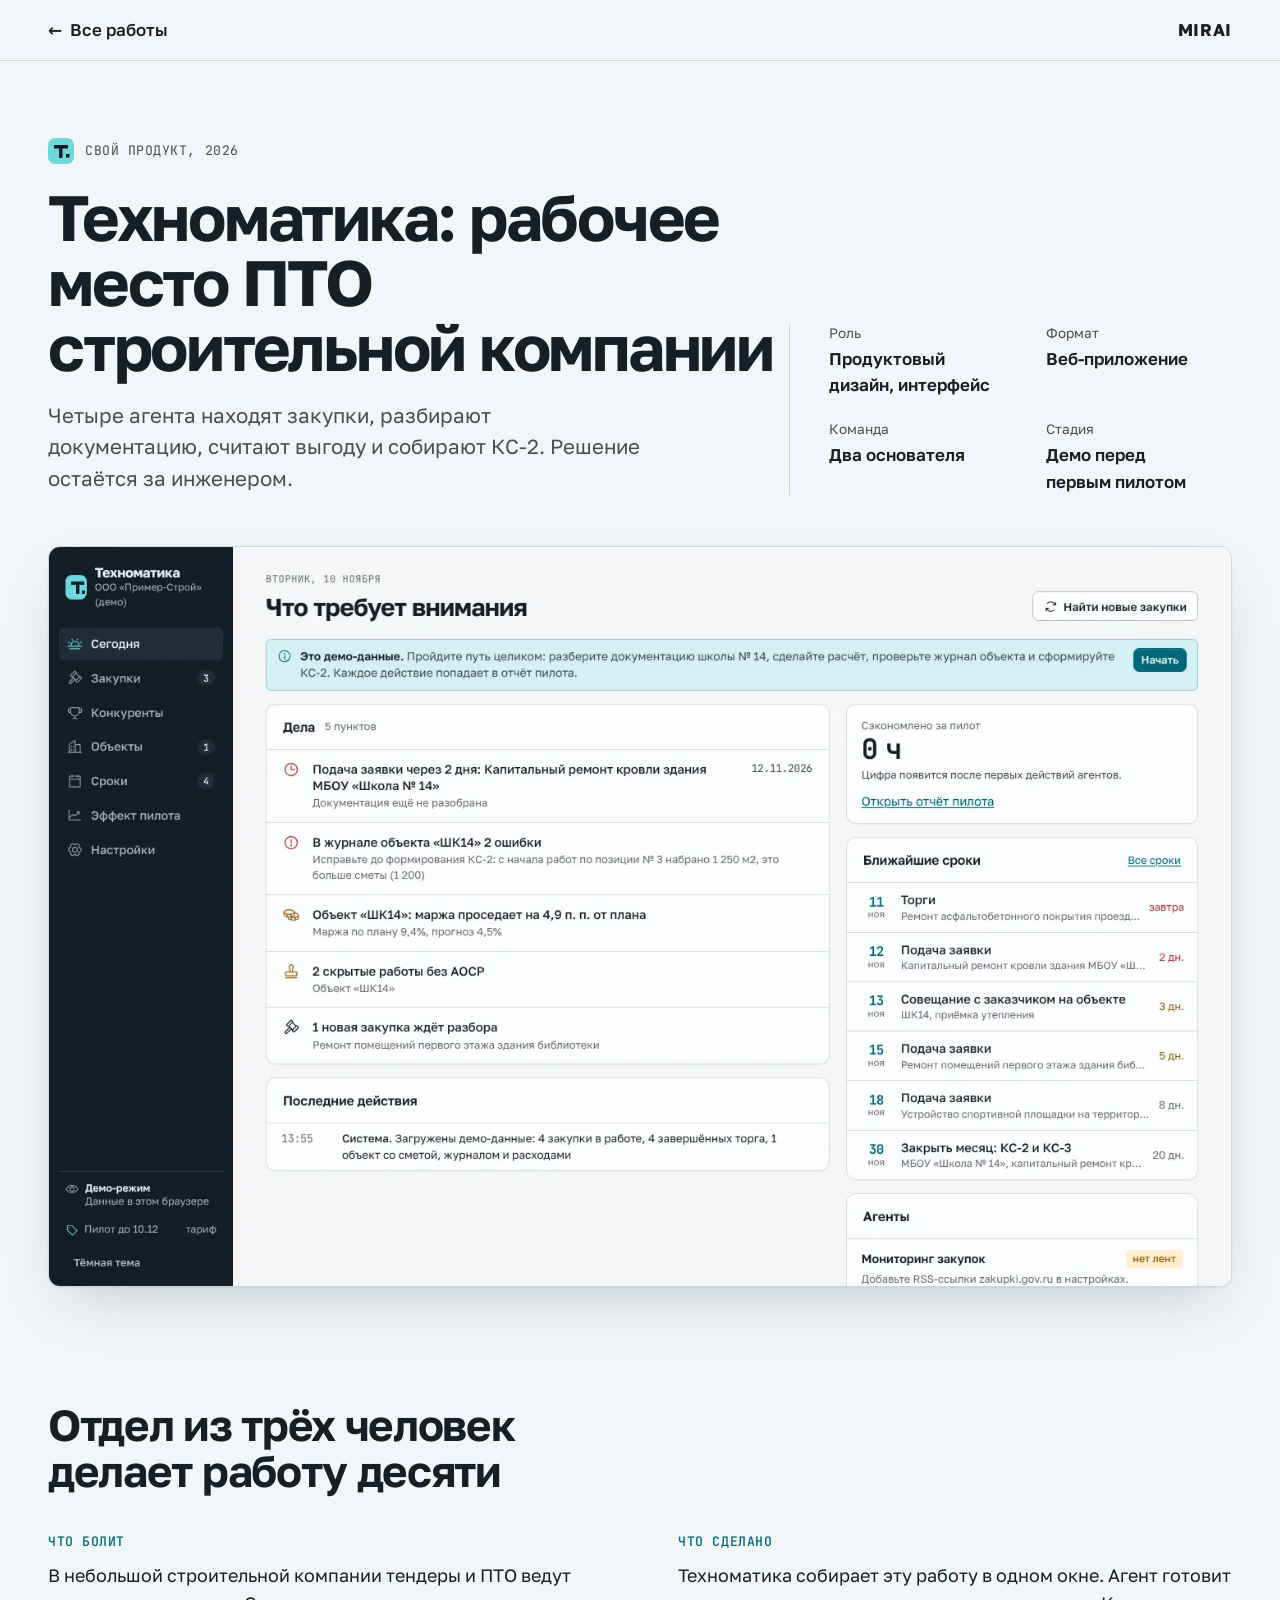
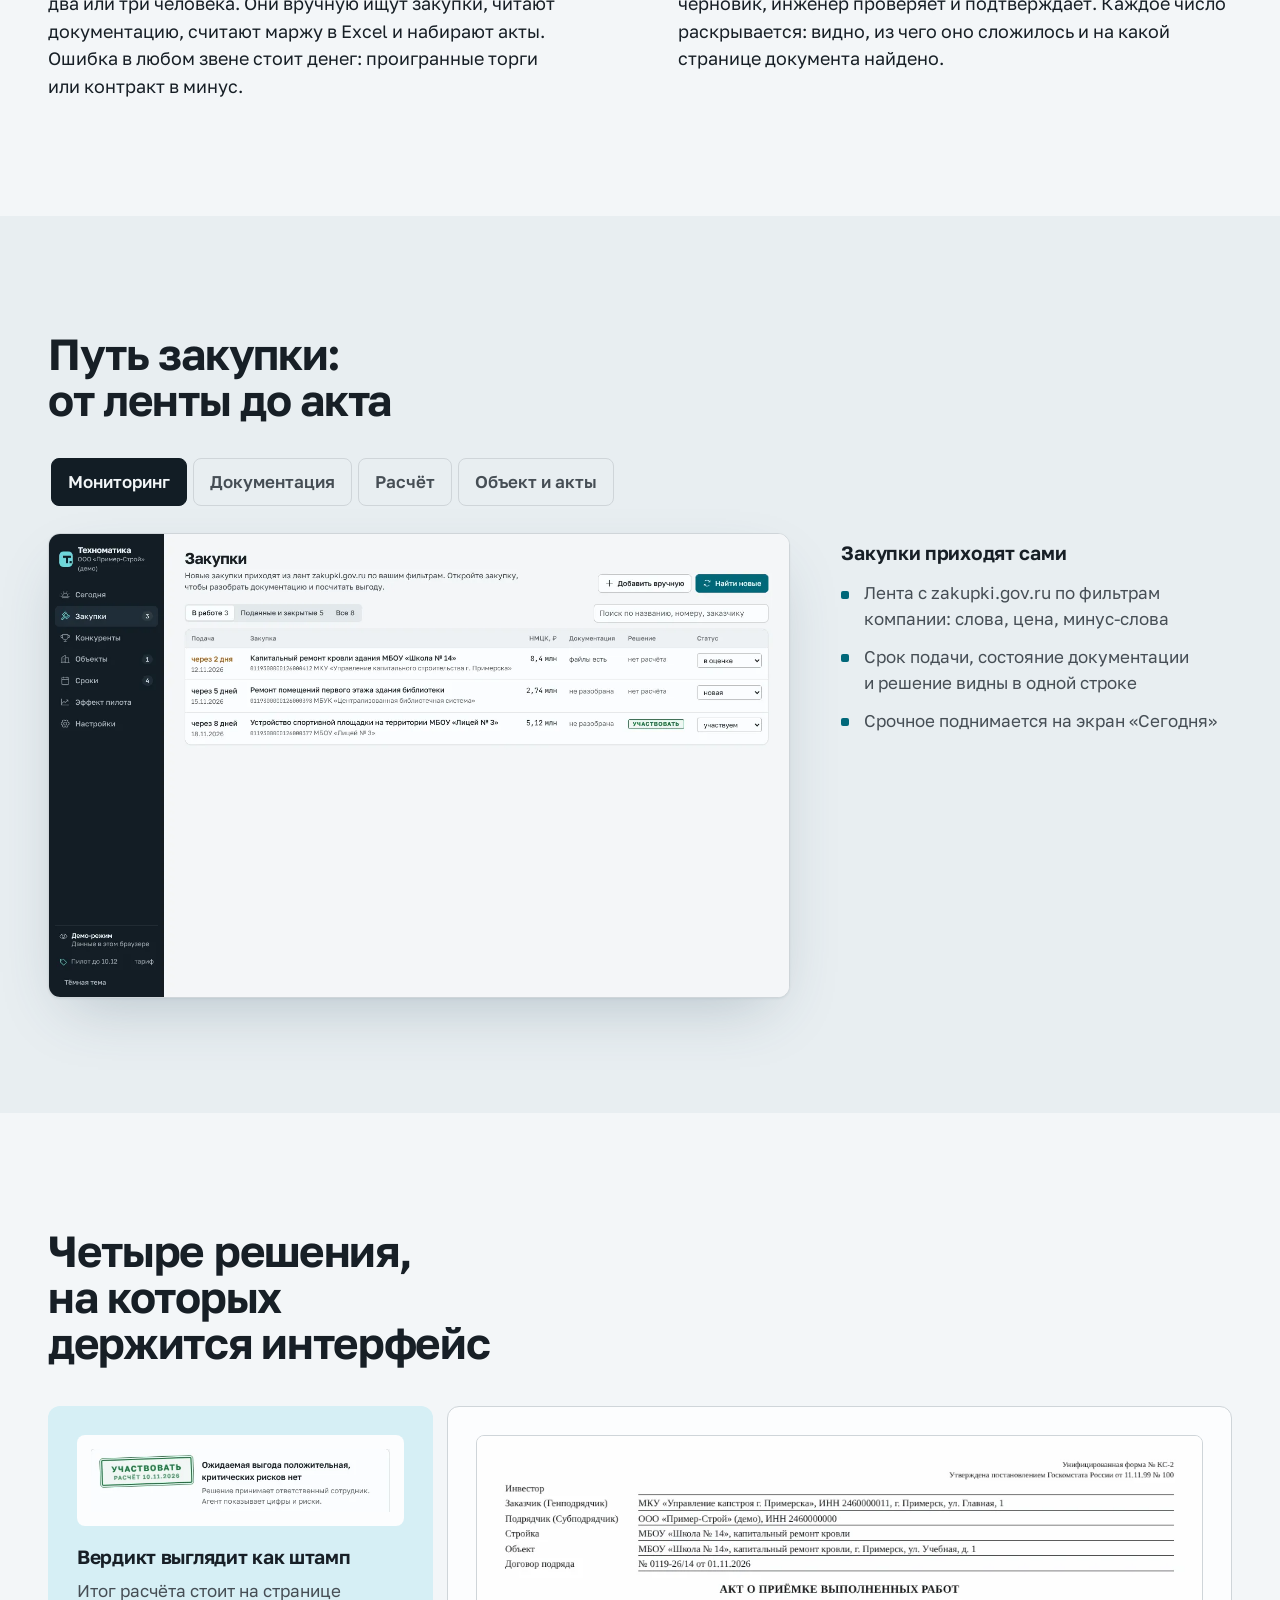
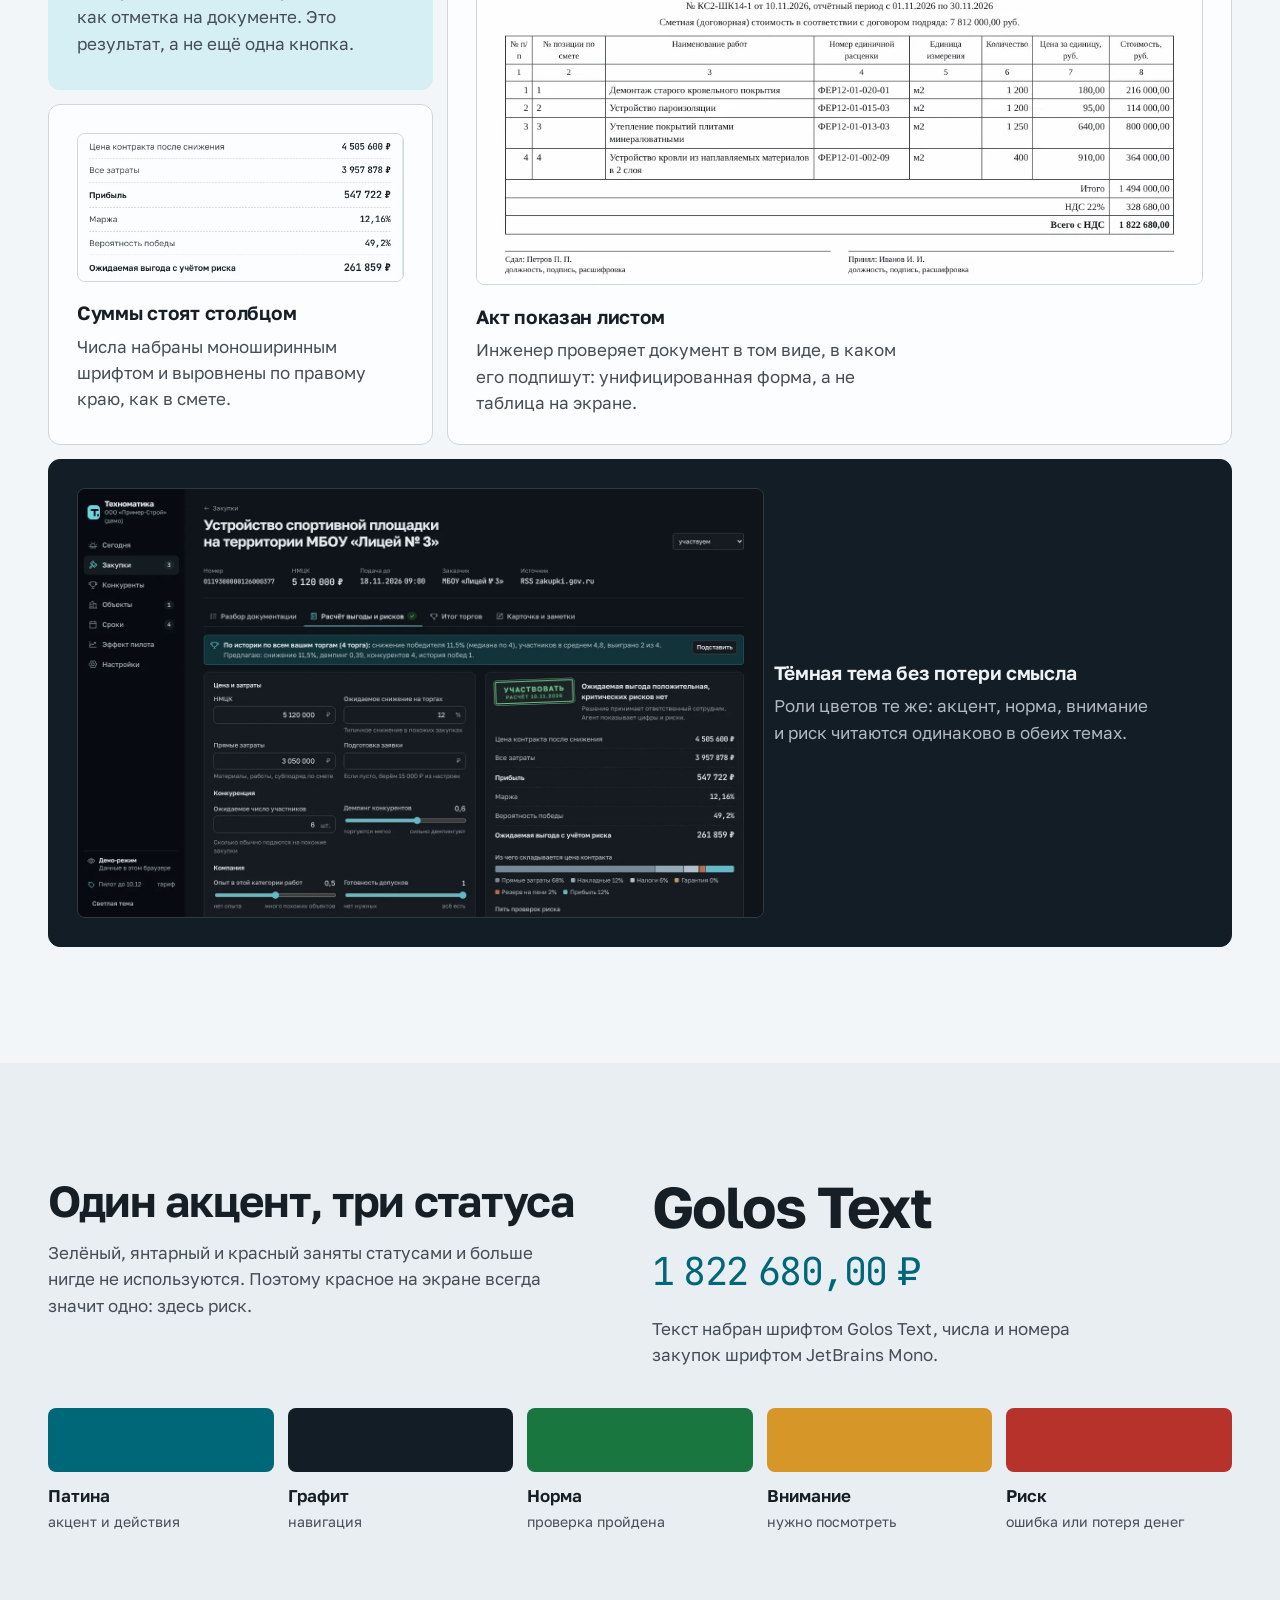
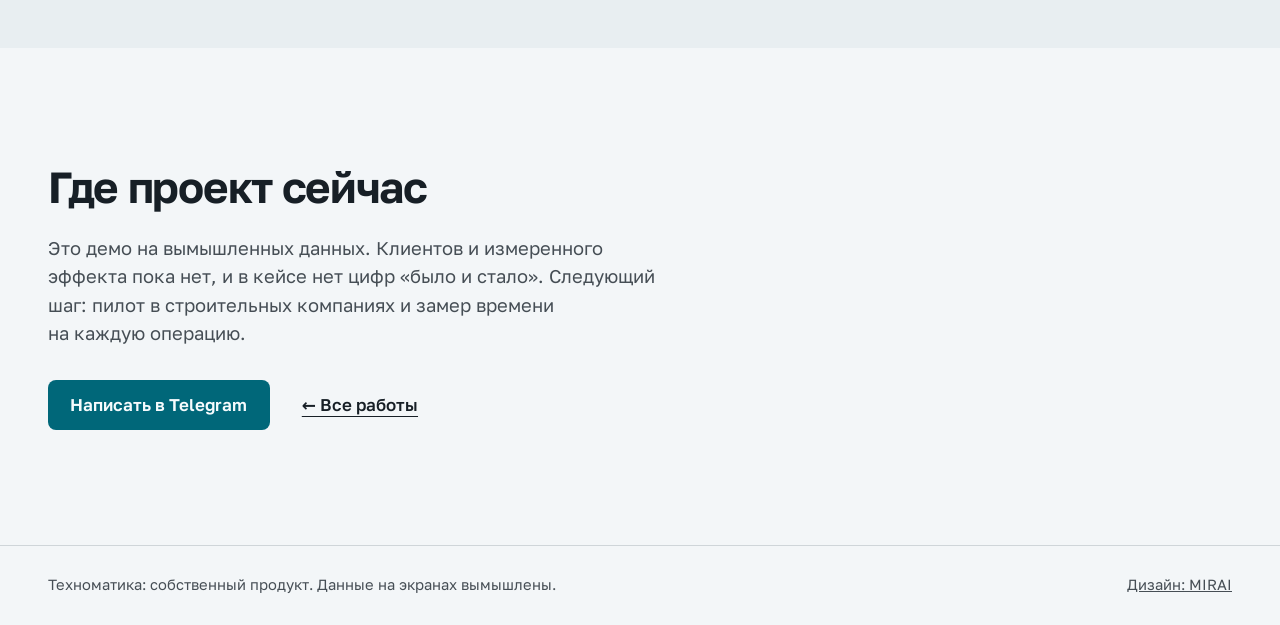
<file: works/tehnomatika/index.html>
<!doctype html>
<html lang="ru">
<head>
<meta charset="utf-8">
<meta name="viewport" content="width=device-width, initial-scale=1">
<title>Техноматика, кейс | MIRAI</title>
<meta name="description" content="Кейс: Техноматика, рабочее место ПТО строительной компании. Продуктовый дизайн и интерфейс веб-приложения.">
<meta name="referrer" content="strict-origin-when-cross-origin">
<meta http-equiv="Content-Security-Policy" content="default-src 'none'; script-src 'self'; style-src 'self'; img-src 'self' data:; font-src 'self'; connect-src 'none'; form-action 'none'; base-uri 'none'">
<meta name="theme-color" content="#f4f6f8">
<meta name="color-scheme" content="light only">
<meta property="og:title" content="Техноматика: рабочее место ПТО строительной компании">
<meta property="og:description" content="Кейс MIRAI: продуктовый дизайн и интерфейс веб-приложения для тендерного отдела и ПТО.">
<meta property="og:type" content="article">
<meta property="og:locale" content="ru_RU">
<meta property="og:image" content="https://qweqwasdd.github.io/MIRAI/works/tehnomatika/img/og.jpg">
<meta property="og:image:width" content="1200">
<meta property="og:image:height" content="630">
<meta name="twitter:card" content="summary_large_image">
<link rel="icon" href="favicon.svg" type="image/svg+xml">
<link rel="preload" href="fonts/golos-cyrillic.woff2" as="font" type="font/woff2" crossorigin>
<link rel="stylesheet" href="case.css">
<script src="case.js" defer></script>
</head>
<body>
<a class="skip" href="#main">К содержанию</a>

<header class="top">
  <div class="wrap top-in">
    <a class="back" href="../../#work"><span aria-hidden="true">←</span> Все работы</a>
    <a class="studio" href="../../">MIRAI</a>
  </div>
</header>

<main id="main">

<section class="hero">
  <div class="wrap">
    <div class="hero-copy">
      <p class="kicker"><span class="mark" aria-hidden="true"></span>Свой продукт, 2026</p>
      <h1>Техноматика: рабочее место ПТО строительной компании</h1>
      <p class="lead">Четыре агента находят закупки, разбирают документацию, считают выгоду и собирают КС-2. Решение остаётся за инженером.</p>
    </div>
    <dl class="meta">
      <div><dt>Роль</dt><dd>Продуктовый дизайн, интерфейс</dd></div>
      <div><dt>Формат</dt><dd>Веб-приложение</dd></div>
      <div><dt>Команда</dt><dd>Два основателя</dd></div>
      <div><dt>Стадия</dt><dd>Демо перед первым пилотом</dd></div>
    </dl>
  </div>
  <div class="wrap">
    <figure class="shot hero-shot">
      <img src="img/today.webp" width="1440" height="900" alt="Экран «Сегодня»: список дел, ближайшие сроки и состояние агентов" fetchpriority="high">
    </figure>
  </div>
</section>

<section class="sec task">
  <div class="wrap task-in">
    <h2>Отдел из трёх человек делает работу десяти</h2>
    <div class="task-cols">
      <div>
        <h3>Что болит</h3>
        <p>В небольшой строительной компании тендеры и ПТО ведут два или три человека. Они вручную ищут закупки, читают документацию, считают маржу в Excel и набирают акты. Ошибка в любом звене стоит денег: проигранные торги или контракт в минус.</p>
      </div>
      <div>
        <h3>Что сделано</h3>
        <p>Техноматика собирает эту работу в одном окне. Агент готовит черновик, инженер проверяет и подтверждает. Каждое число раскрывается: видно, из чего оно сложилось и на какой странице документа найдено.</p>
      </div>
    </div>
  </div>
</section>

<section class="sec path" id="path">
  <div class="wrap">
    <h2>Путь закупки: от ленты до акта</h2>
    <div class="tabs" role="tablist" aria-label="Этапы работы с закупкой">
      <button type="button" role="tab" id="t1" aria-controls="p1" aria-selected="true">Мониторинг</button>
      <button type="button" role="tab" id="t2" aria-controls="p2" aria-selected="false" tabindex="-1">Документация</button>
      <button type="button" role="tab" id="t3" aria-controls="p3" aria-selected="false" tabindex="-1">Расчёт</button>
      <button type="button" role="tab" id="t4" aria-controls="p4" aria-selected="false" tabindex="-1">Объект и акты</button>
    </div>

    <div class="panel" role="tabpanel" id="p1" aria-labelledby="t1">
      <figure class="shot"><img src="img/tenders.webp" width="1440" height="900" alt="Список закупок: срок подачи, цена, состояние документации и решение по каждой" loading="lazy"></figure>
      <div class="panel-text">
        <h3>Закупки приходят сами</h3>
        <ul>
          <li>Лента с zakupki.gov.ru по фильтрам компании: слова, цена, минус-слова</li>
          <li>Срок подачи, состояние документации и решение видны в одной строке</li>
          <li>Срочное поднимается на экран «Сегодня»</li>
        </ul>
      </div>
    </div>

    <div class="panel" role="tabpanel" id="p2" aria-labelledby="t2" hidden>
      <figure class="shot"><img src="img/docs.webp" width="1440" height="900" alt="Разбор документации: загрузка файлов закупки и описание того, что найдёт агент" loading="lazy"></figure>
      <div class="panel-text">
        <h3>Документацию читает агент</h3>
        <ul>
          <li>Ищет ключевые условия: обеспечение, аванс, сроки оплаты, допуски, пени</li>
          <li>К каждому пункту показывает цитату из документа</li>
          <li>Сверяет требования с допусками и опытом компании</li>
        </ul>
      </div>
    </div>

    <div class="panel" role="tabpanel" id="p3" aria-labelledby="t3" hidden>
      <figure class="shot"><img src="img/calc.webp" width="1440" height="900" alt="Расчёт выгоды и рисков: поля ввода слева, вердикт и разбор цены контракта справа" loading="lazy"></figure>
      <div class="panel-text">
        <h3>Расчёт отвечает на один вопрос: участвовать или нет</h3>
        <ul>
          <li>Прибыль, маржа, вероятность победы и ожидаемая выгода</li>
          <li>Пять проверок риска с объяснением простыми словами</li>
          <li>Агент предлагает, решение принимает сотрудник</li>
        </ul>
      </div>
    </div>

    <div class="panel" role="tabpanel" id="p4" aria-labelledby="t4" hidden>
      <figure class="shot"><img src="img/paper.webp" width="1440" height="900" alt="Сформированный акт КС-2 в виде листа унифицированной формы" loading="lazy"></figure>
      <div class="panel-text">
        <h3>Акты собираются из журнала работ</h3>
        <ul>
          <li>Журнал сверяется со сметой, ошибки подсвечены до формирования акта</li>
          <li>План-факт показывает, где проседает маржа объекта</li>
          <li>КС-2, КС-3 и АОСР выгружаются в Excel и на печать</li>
        </ul>
      </div>
    </div>
  </div>
</section>

<section class="sec details">
  <div class="wrap">
    <h2>Четыре решения, на которых держится интерфейс</h2>
    <div class="bento">
      <article class="b-stamp rv">
        <img src="img/d-stamp.webp" width="542" height="114" alt="Штамп «Участвовать» с датой расчёта" loading="lazy">
        <h3>Вердикт выглядит как штамп</h3>
        <p>Итог расчёта стоит на странице как отметка на документе. Это результат, а не ещё одна кнопка.</p>
      </article>
      <article class="b-paper rv">
        <img src="img/d-paper.webp" width="980" height="606" alt="Акт о приёмке выполненных работ в форме КС-2" loading="lazy">
        <h3>Акт показан листом</h3>
        <p>Инженер проверяет документ в том виде, в каком его подпишут: унифицированная форма, а не таблица на экране.</p>
      </article>
      <article class="b-ledger rv">
        <img src="img/d-ledger.webp" width="542" height="245" alt="Строки расчёта: цена контракта, затраты, прибыль, маржа" loading="lazy">
        <h3>Суммы стоят столбцом</h3>
        <p>Числа набраны моноширинным шрифтом и выровнены по правому краю, как в смете.</p>
      </article>
      <article class="b-dark rv">
        <img src="img/calc-dark.webp" width="1440" height="900" alt="Тот же экран расчёта в тёмной теме" loading="lazy">
        <h3>Тёмная тема без потери смысла</h3>
        <p>Роли цветов те же: акцент, норма, внимание и риск читаются одинаково в обеих темах.</p>
      </article>
    </div>
  </div>
</section>

<section class="sec system">
  <div class="wrap system-in">
    <div>
      <h2>Один акцент, три статуса</h2>
      <p class="sub">Зелёный, янтарный и красный заняты статусами и больше нигде не используются. Поэтому красное на экране всегда значит одно: здесь риск.</p>
    </div>
    <ul class="sw">
      <li><i class="c-accent"></i><b>Патина</b><span>акцент и действия</span></li>
      <li><i class="c-rail"></i><b>Графит</b><span>навигация</span></li>
      <li><i class="c-ok"></i><b>Норма</b><span>проверка пройдена</span></li>
      <li><i class="c-warn"></i><b>Внимание</b><span>нужно посмотреть</span></li>
      <li><i class="c-risk"></i><b>Риск</b><span>ошибка или потеря денег</span></li>
    </ul>
    <div class="type">
      <p class="type-a">Golos Text</p>
      <p class="type-b">1 822 680,00 ₽</p>
      <p class="type-n">Текст набран шрифтом Golos Text, числа и номера закупок шрифтом JetBrains Mono.</p>
    </div>
  </div>
</section>

<section class="sec status">
  <div class="wrap status-in">
    <h2>Где проект сейчас</h2>
    <p>Это демо на вымышленных данных. Клиентов и измеренного эффекта пока нет, и в кейсе нет цифр «было и стало». Следующий шаг: пилот в строительных компаниях и замер времени на каждую операцию.</p>
    <div class="status-cta">
      <a class="btn" href="https://t.me/qweqwasdd" target="_blank" rel="noopener">Написать в Telegram</a>
      <a class="lnk" href="../../#work">← Все работы</a>
    </div>
  </div>
</section>

</main>

<footer class="foot">
  <div class="wrap foot-in">
    <p>Техноматика: собственный продукт. Данные на экранах вымышлены.</p>
    <a href="../../">Дизайн: MIRAI</a>
  </div>
</footer>
</body>
</html>
</file>
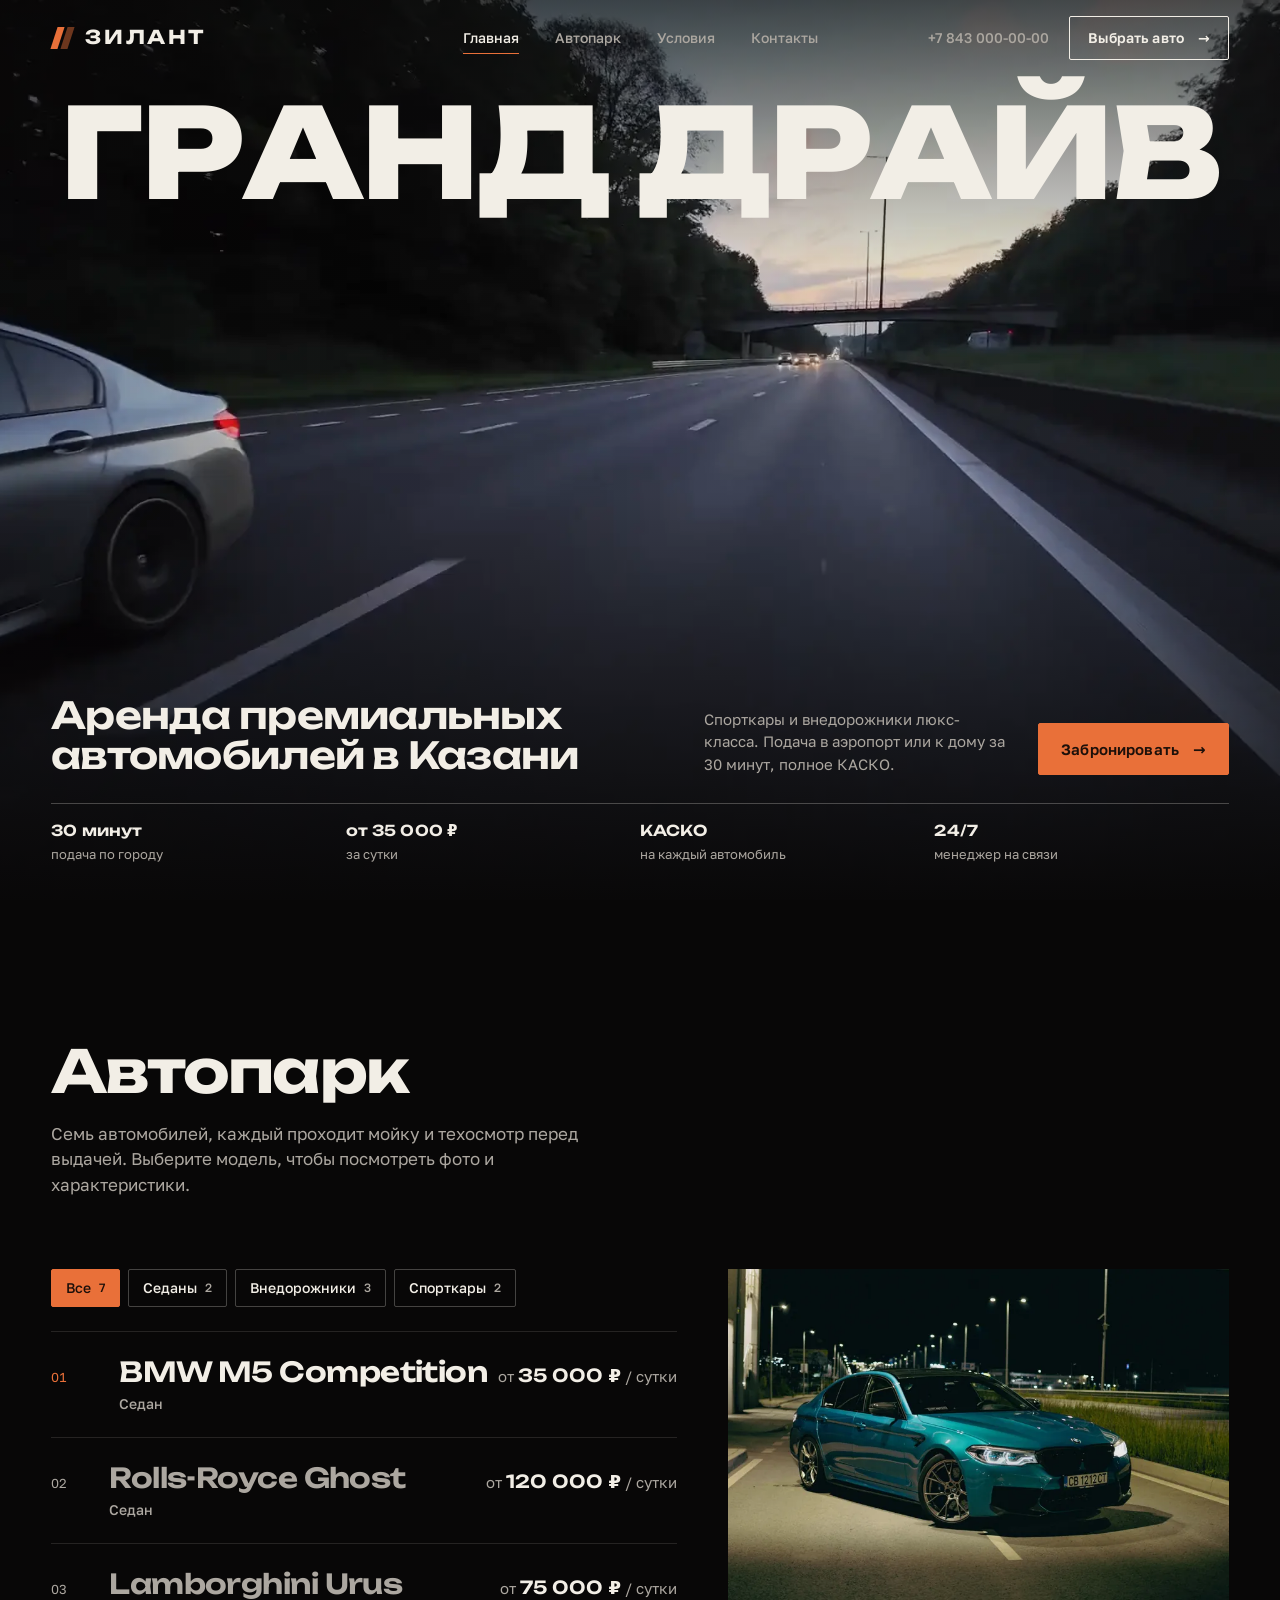
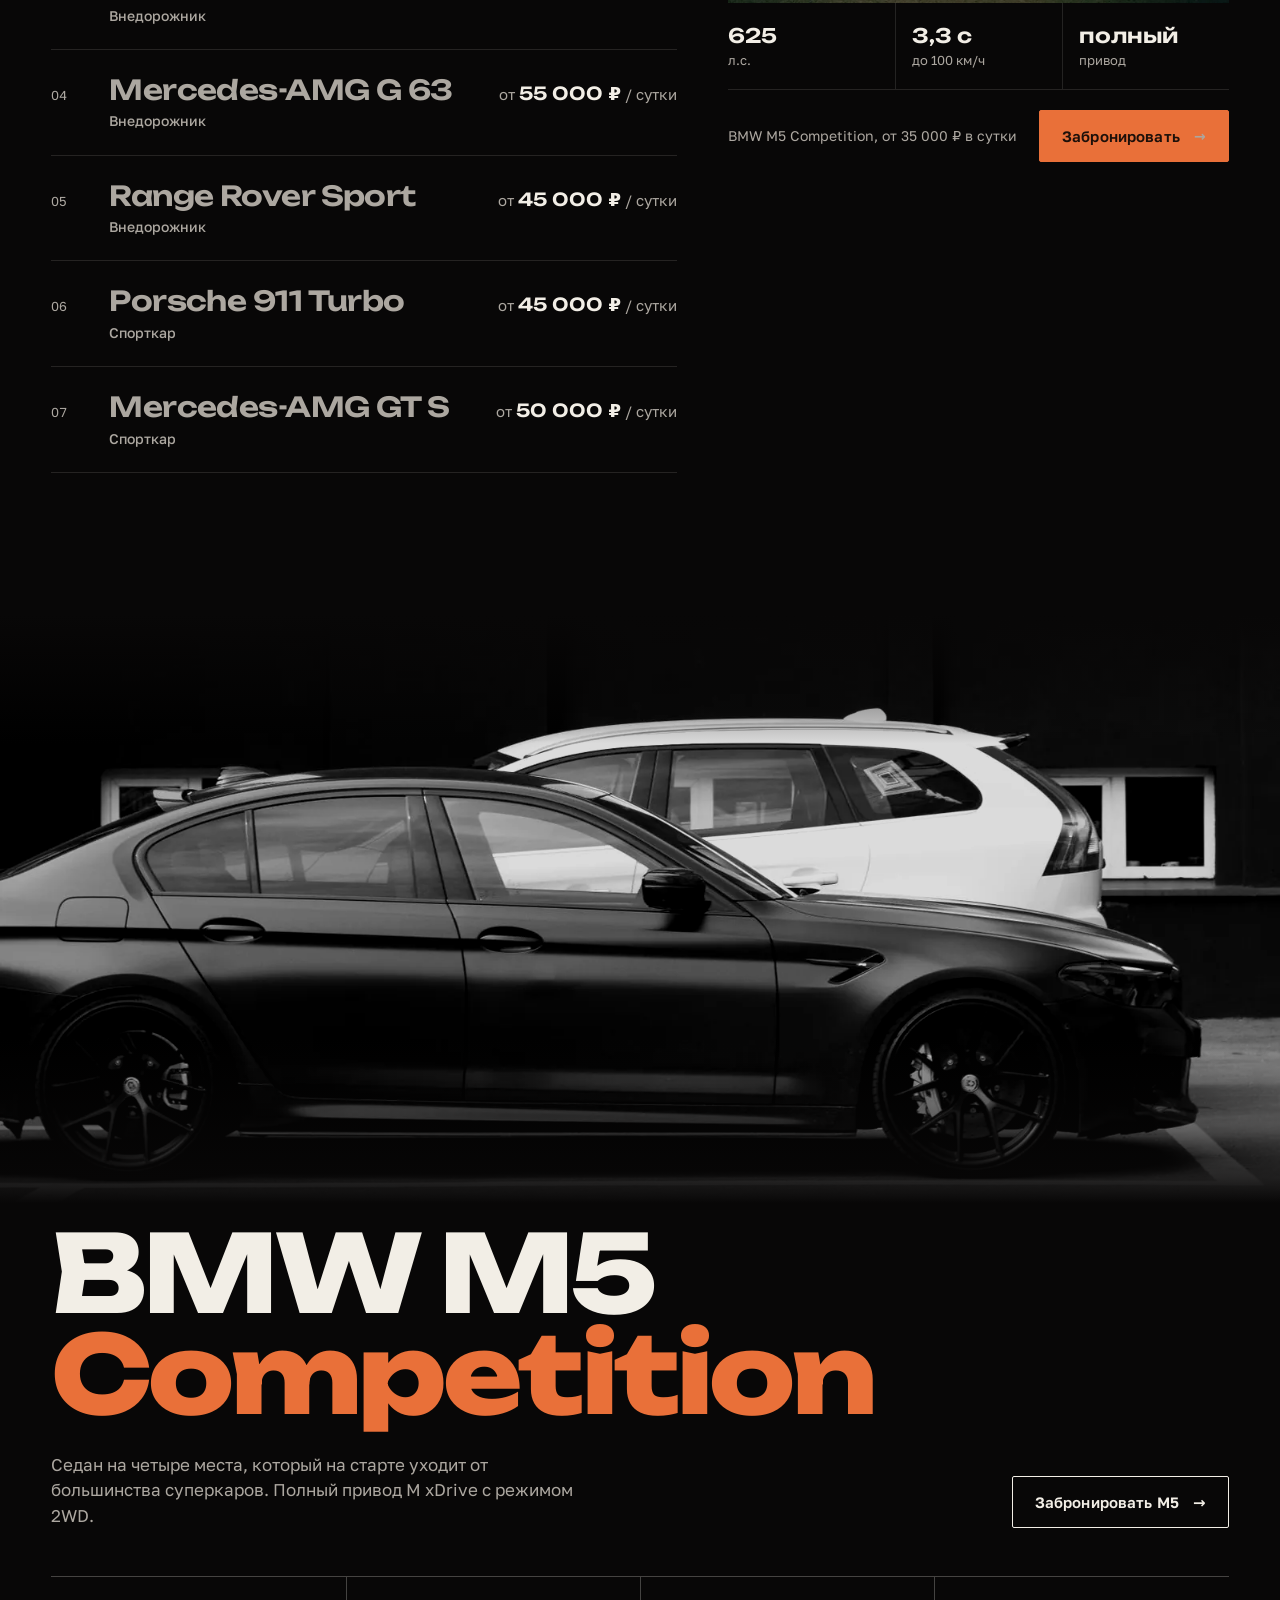
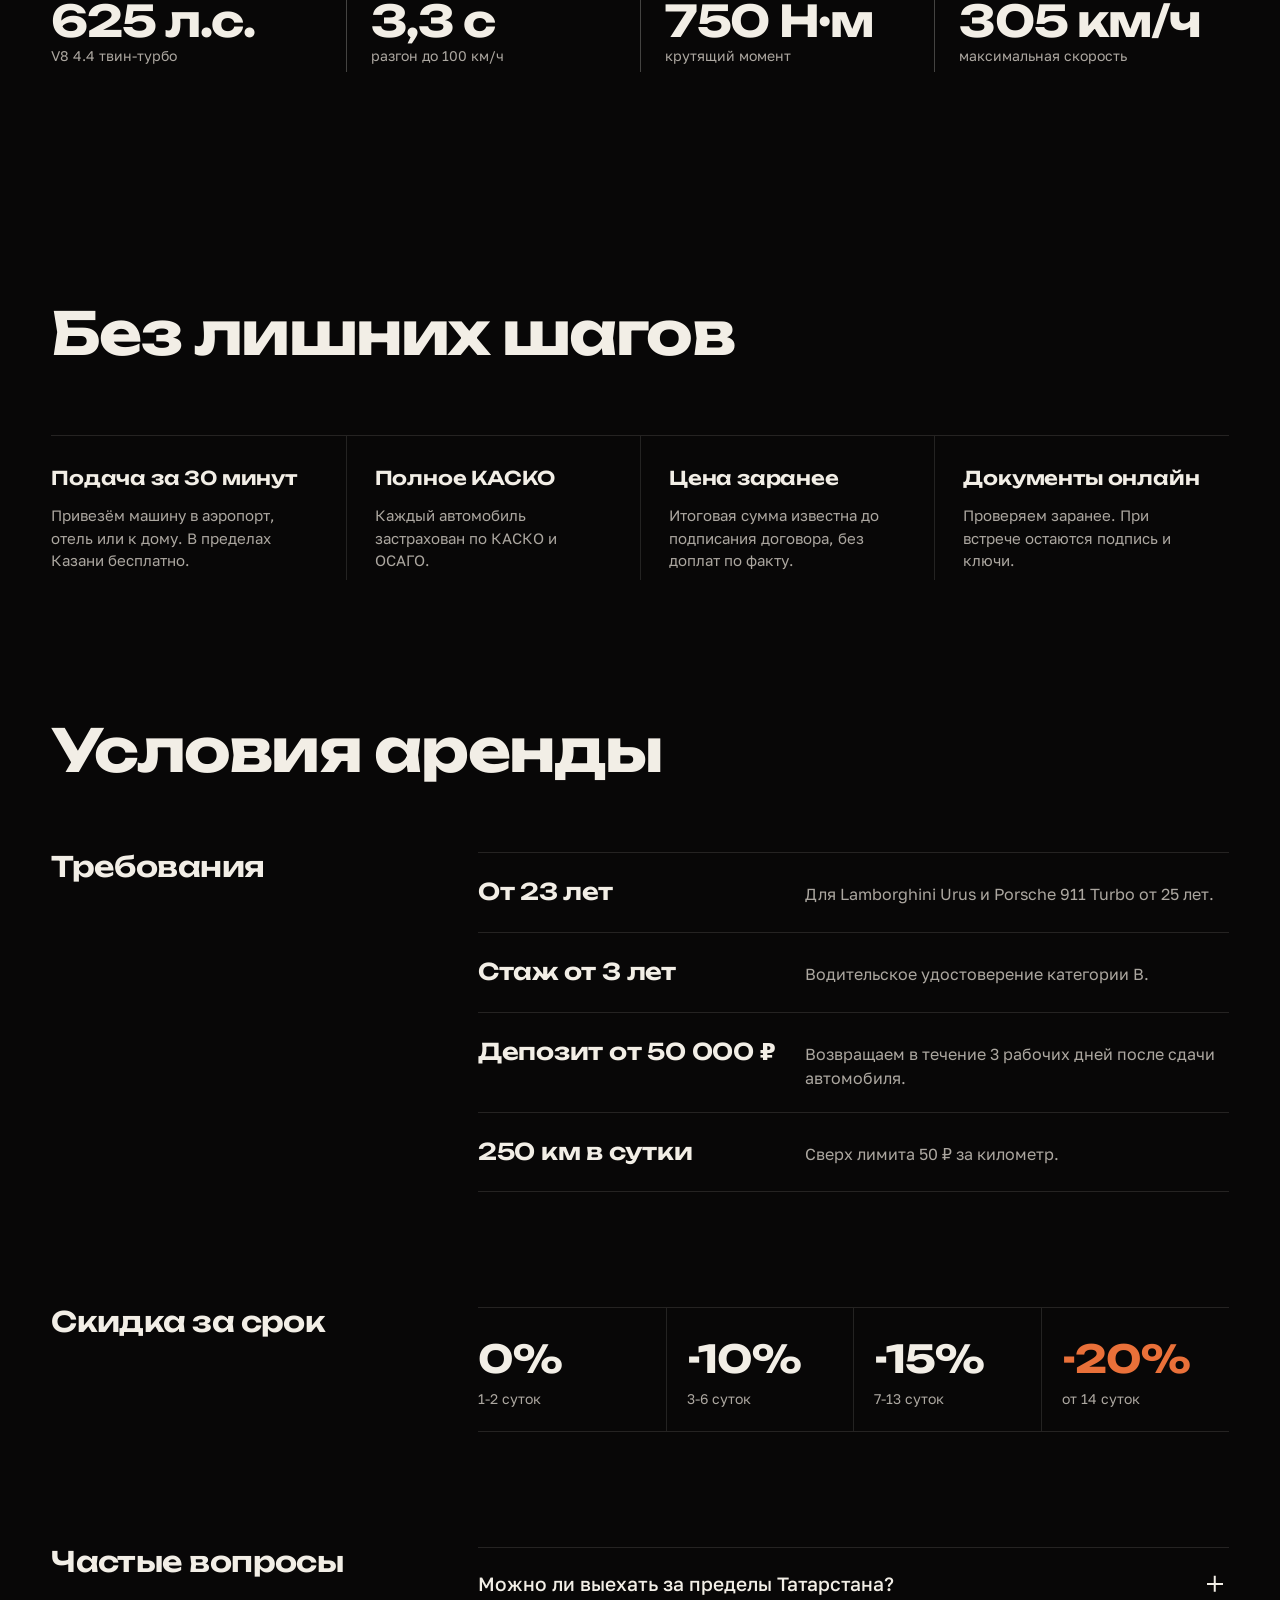
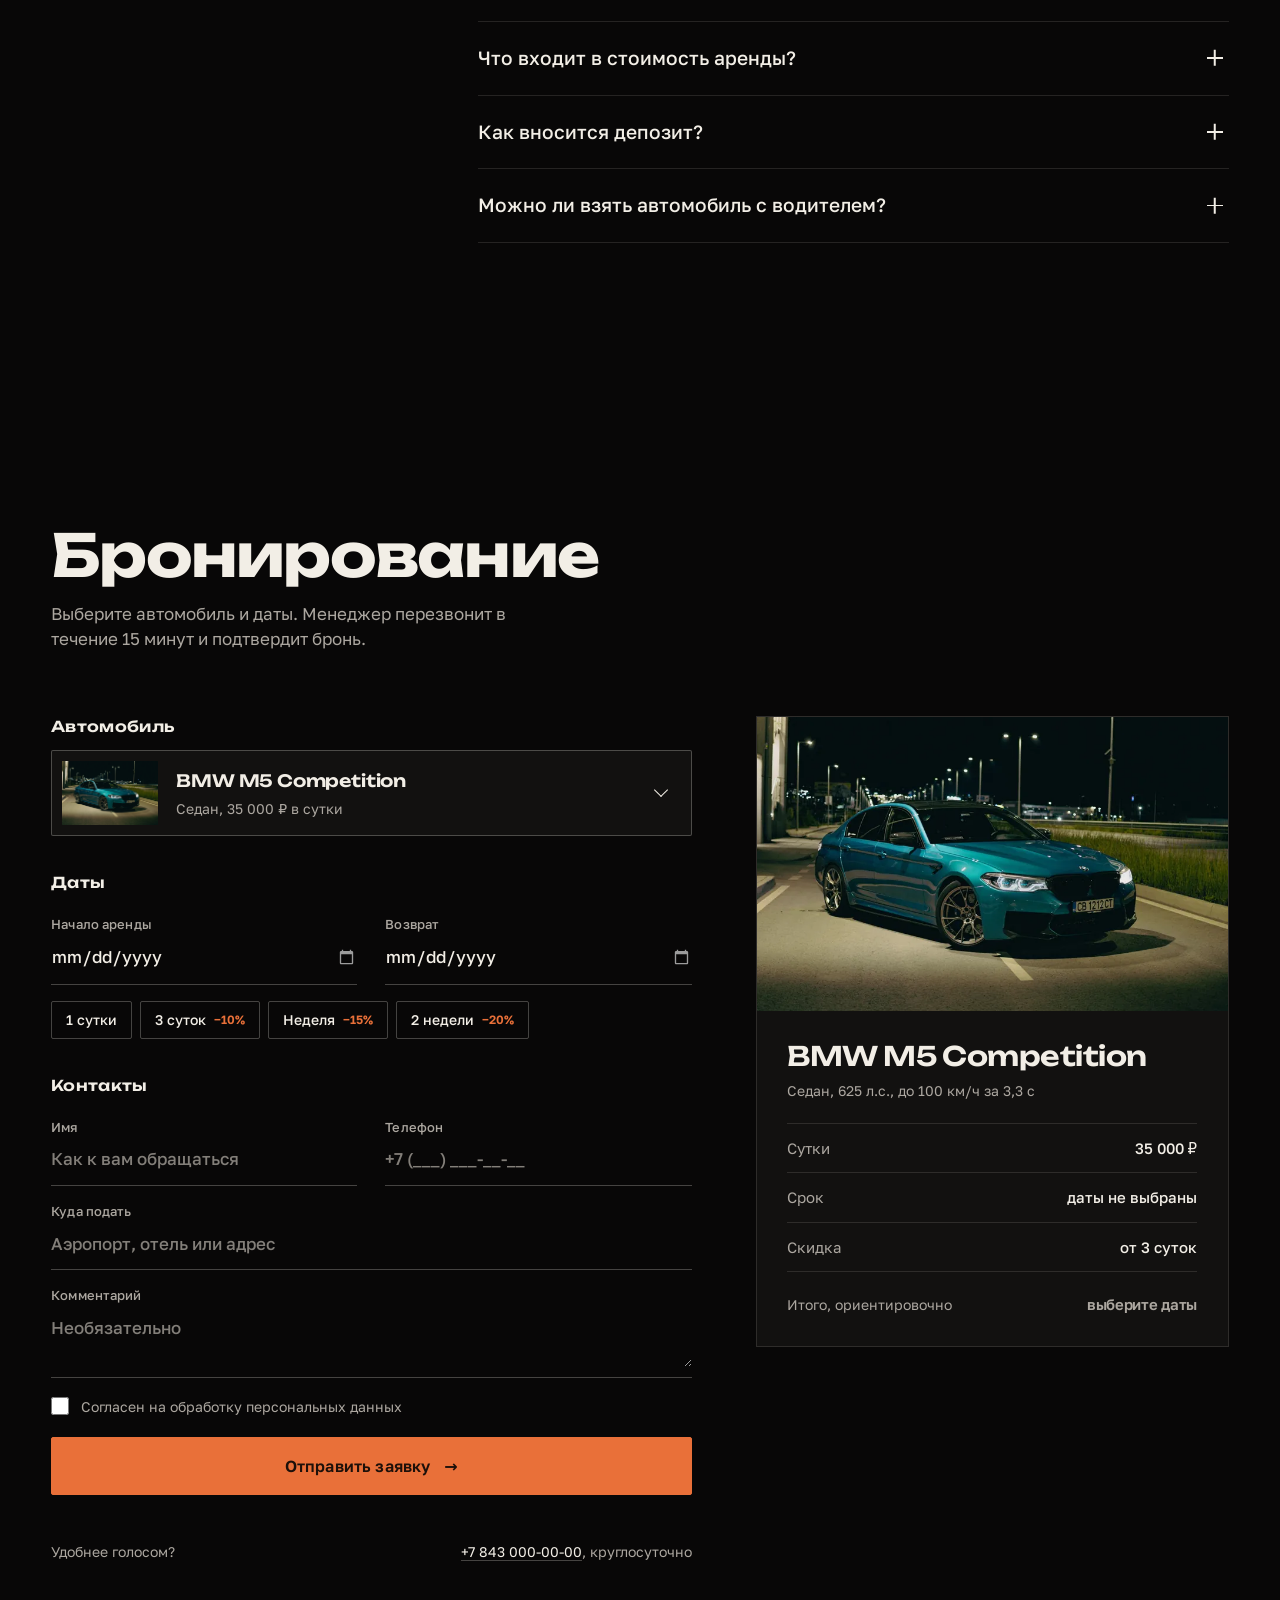
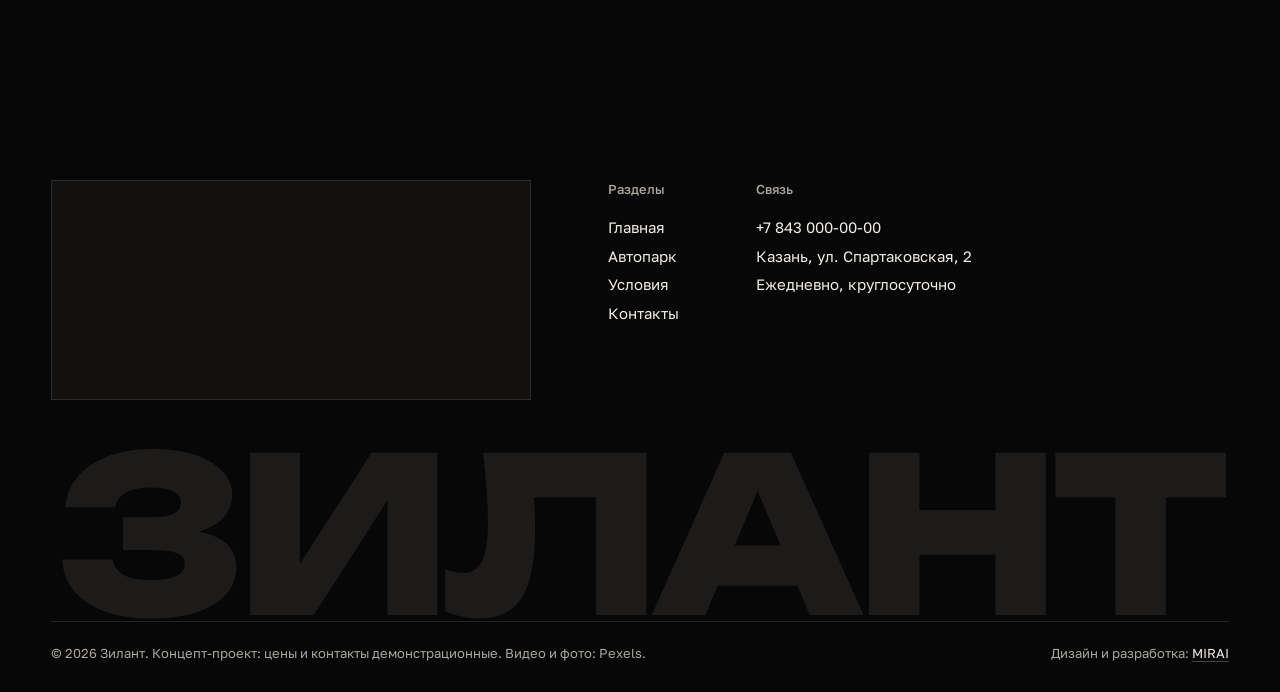
<file: works/zilant/index.html>
<!doctype html>
<html lang="ru">
<head>
<meta charset="utf-8">
<meta name="viewport" content="width=device-width, initial-scale=1, viewport-fit=cover">
<title>Зилант. Аренда премиальных автомобилей в Казани</title>
<meta name="description" content="BMW M5 Competition, Lamborghini Urus, Mercedes-AMG G 63, Porsche 911 Turbo и Mercedes-AMG GT S в аренду. Подача по Казани за 30 минут, полное КАСКО.">
<meta name="theme-color" content="#080707">
<meta property="og:type" content="website">
<meta property="og:title" content="Зилант: аренда премиальных автомобилей в Казани">
<meta property="og:description" content="Спорткары и внедорожники люкс-класса. Подача за 30 минут, полное КАСКО.">
<meta property="og:image" content="img/og.jpg">
<link rel="icon" href="data:image/svg+xml,%3Csvg xmlns='http://www.w3.org/2000/svg' viewBox='0 0 32 32'%3E%3Crect width='32' height='32' rx='6' fill='%23080707'/%3E%3Cpath d='M11 6h5l-5 20H6z' fill='%23E97039'/%3E%3Cpath d='M20 6h5l-5 20h-5z' fill='%23E97039' opacity='.5'/%3E%3C/svg%3E">
<link rel="preload" href="fonts/unbounded-cyrillic-800.woff2" as="font" type="font/woff2" crossorigin>
<link rel="preload" href="fonts/golos-cyrillic-400.woff2" as="font" type="font/woff2" crossorigin>
<script>document.documentElement.classList.add('js')</script>
<style>
/* ---------- Шрифты (лежат на сайте, без внешних сервисов) ---------- */
@font-face { font-family: 'Unbounded'; font-weight: 600; font-display: swap; src: url(fonts/unbounded-cyrillic-600.woff2) format('woff2'); unicode-range: U+0301, U+0400-045F, U+0490-0491, U+04B0-04B1, U+2116; }
@font-face { font-family: 'Unbounded'; font-weight: 600; font-display: swap; src: url(fonts/unbounded-latin-600.woff2) format('woff2'); unicode-range: U+0000-00FF, U+0131, U+0152-0153, U+02BB-02BC, U+02C6, U+02DA, U+02DC, U+2000-206F, U+20AC, U+20BD, U+2122, U+2190-2193, U+2212; }
@font-face { font-family: 'Unbounded'; font-weight: 700; font-display: swap; src: url(fonts/unbounded-cyrillic-700.woff2) format('woff2'); unicode-range: U+0301, U+0400-045F, U+0490-0491, U+04B0-04B1, U+2116; }
@font-face { font-family: 'Unbounded'; font-weight: 700; font-display: swap; src: url(fonts/unbounded-latin-700.woff2) format('woff2'); unicode-range: U+0000-00FF, U+0131, U+0152-0153, U+02BB-02BC, U+02C6, U+02DA, U+02DC, U+2000-206F, U+20AC, U+20BD, U+2122, U+2190-2193, U+2212; }
@font-face { font-family: 'Unbounded'; font-weight: 800; font-display: swap; src: url(fonts/unbounded-cyrillic-800.woff2) format('woff2'); unicode-range: U+0301, U+0400-045F, U+0490-0491, U+04B0-04B1, U+2116; }
@font-face { font-family: 'Unbounded'; font-weight: 800; font-display: swap; src: url(fonts/unbounded-latin-800.woff2) format('woff2'); unicode-range: U+0000-00FF, U+0131, U+0152-0153, U+02BB-02BC, U+02C6, U+02DA, U+02DC, U+2000-206F, U+20AC, U+20BD, U+2122, U+2190-2193, U+2212; }
@font-face { font-family: 'Golos Text'; font-weight: 400; font-display: swap; src: url(fonts/golos-cyrillic-400.woff2) format('woff2'); unicode-range: U+0301, U+0400-045F, U+0490-0491, U+04B0-04B1, U+2116; }
@font-face { font-family: 'Golos Text'; font-weight: 400; font-display: swap; src: url(fonts/golos-latin-400.woff2) format('woff2'); unicode-range: U+0000-00FF, U+0131, U+0152-0153, U+02BB-02BC, U+02C6, U+02DA, U+02DC, U+2000-206F, U+20AC, U+20BD, U+2122, U+2190-2193, U+2212; }
@font-face { font-family: 'Golos Text'; font-weight: 500; font-display: swap; src: url(fonts/golos-cyrillic-500.woff2) format('woff2'); unicode-range: U+0301, U+0400-045F, U+0490-0491, U+04B0-04B1, U+2116; }
@font-face { font-family: 'Golos Text'; font-weight: 500; font-display: swap; src: url(fonts/golos-latin-500.woff2) format('woff2'); unicode-range: U+0000-00FF, U+0131, U+0152-0153, U+02BB-02BC, U+02C6, U+02DA, U+02DC, U+2000-206F, U+20AC, U+20BD, U+2122, U+2190-2193, U+2212; }
@font-face { font-family: 'Golos Text'; font-weight: 600; font-display: swap; src: url(fonts/golos-cyrillic-600.woff2) format('woff2'); unicode-range: U+0301, U+0400-045F, U+0490-0491, U+04B0-04B1, U+2116; }
@font-face { font-family: 'Golos Text'; font-weight: 600; font-display: swap; src: url(fonts/golos-latin-600.woff2) format('woff2'); unicode-range: U+0000-00FF, U+0131, U+0152-0153, U+02BB-02BC, U+02C6, U+02DA, U+02DC, U+2000-206F, U+20AC, U+20BD, U+2122, U+2190-2193, U+2212; }

/* ---------- Палитра: почти чёрный фон, слоновая кость и закатный оранжевый из видео. Оранжевый только на кнопках и ключевых цифрах ---------- */
:root {
  --ink: #080707;
  --ink-c: 8 7 7;
  --ink-2: #121110;
  --ink-3: #1D1B19;
  --bone: #F2EEE6;
  --dim: #ACA7A0;
  --rule: rgb(242 238 230 / 0.12);
  --rule-2: rgb(242 238 230 / 0.26);
  --ember: #E97039;
  --ember-ink: #1D100A;
  --warn: oklch(0.72 0.17 25);
  --pad: clamp(20px, 4vw, 64px);
  --ease: cubic-bezier(0.22, 1, 0.36, 1);
  --display: 'Unbounded', 'Golos Text', system-ui, sans-serif;
  --body: 'Golos Text', system-ui, -apple-system, 'Segoe UI', sans-serif;
  --safe-b: env(safe-area-inset-bottom, 0px);
}
*, *::before, *::after { margin: 0; padding: 0; box-sizing: border-box; }
html { scroll-behavior: smooth; scroll-padding-top: 72px; -webkit-text-size-adjust: 100%; }
html, body { overflow-x: hidden; max-width: 100vw; }
body { font-family: var(--body); background: var(--ink); color: var(--bone); line-height: 1.5; font-size: 16px; -webkit-font-smoothing: antialiased; -moz-osx-font-smoothing: grayscale; text-rendering: optimizeLegibility; }
body.locked { overflow: hidden; }
a { color: inherit; text-decoration: none; transition: color 0.2s ease; }
img, video { display: block; max-width: 100%; }
button, input, select, textarea { font: inherit; color: inherit; }
:focus-visible { outline: 2px solid var(--ember); outline-offset: 3px; }
.wrap { padding-left: max(var(--pad), env(safe-area-inset-left)); padding-right: max(var(--pad), env(safe-area-inset-right)); }
.sr { position: absolute; width: 1px; height: 1px; overflow: hidden; clip: rect(0 0 0 0); white-space: nowrap; }

/* ---------- Логотип ---------- */
.logo { display: inline-flex; align-items: center; gap: 12px; font-family: var(--display); font-weight: 700; font-size: 19px; letter-spacing: 0.14em; line-height: 1; }
.logo__mark { width: 22px; height: 22px; position: relative; flex: 0 0 22px; }
.logo__mark::before, .logo__mark::after { content: ""; position: absolute; top: 0; bottom: 0; width: 7px; background: var(--ember); transform: skewX(-18deg); }
.logo__mark::before { left: 3px; }
.logo__mark::after { left: 13px; opacity: 0.45; }

/* ---------- Кнопки ---------- */
.btn {
  display: inline-flex; align-items: center; justify-content: center; gap: 14px; white-space: nowrap; min-height: 50px;
  font-family: var(--body); font-weight: 600; font-size: 15px; letter-spacing: 0.01em;
  padding: 14px 22px; border-radius: 2px; border: 1px solid currentColor; background: transparent; color: var(--bone);
  cursor: pointer; transition: background 0.25s ease, color 0.25s ease, border-color 0.25s ease, transform 0.15s ease;
}
.btn .arr { display: inline-block; transition: transform 0.35s var(--ease); }
.btn:hover .arr { transform: translateX(4px); }
.btn:active { transform: scale(0.98); }
.btn--ember { background: var(--ember); border-color: var(--ember); color: var(--ember-ink); }
.btn--ember:hover { background: var(--bone); border-color: var(--bone); color: var(--ink); }
.btn--ghost:hover { background: var(--bone); color: var(--ink); border-color: var(--bone); }
.btn[disabled] { opacity: 0.6; cursor: progress; }

/* ---------- Шапка ---------- */
.nav {
  position: fixed; inset: 0 0 auto 0; z-index: 50; height: 76px;
  display: grid; grid-template-columns: 1fr auto 1fr; align-items: center;
  transition: background 0.3s ease, border-color 0.3s ease, height 0.3s ease;
  border-bottom: 1px solid transparent;
}
.nav.scrolled { height: 64px; background: rgb(var(--ink-c) / 0.88); -webkit-backdrop-filter: blur(12px); backdrop-filter: blur(12px); border-bottom-color: var(--rule); }
.nav__links { display: flex; gap: 36px; justify-content: center; }
.nav__links a { font-size: 14px; font-weight: 500; color: var(--dim); position: relative; padding: 4px 0; }
.nav__links a::after { content: ""; position: absolute; left: 0; right: 0; bottom: -2px; height: 1px; background: var(--ember); transform: scaleX(0); transform-origin: left; transition: transform 0.4s var(--ease); }
.nav__links a:hover, .nav__links a.active { color: var(--bone); }
.nav__links a.active::after { transform: scaleX(1); }
.nav__right { display: flex; justify-content: flex-end; align-items: center; gap: 20px; }
.nav__phone { font-size: 14px; font-weight: 500; color: var(--dim); white-space: nowrap; }
.nav__phone:hover { color: var(--bone); }
.nav .btn { min-height: 44px; padding: 10px 18px; font-size: 14px; }
.burger { display: none; width: 46px; height: 46px; background: rgb(var(--ink-c) / 0.35); border: 1px solid var(--rule-2); border-radius: 2px; cursor: pointer; position: relative; z-index: 2; }
.burger i { position: absolute; left: 13px; right: 13px; height: 1.5px; background: var(--bone); transition: transform 0.35s var(--ease); }
.burger i:nth-child(1) { top: 18px; } .burger i:nth-child(2) { top: 26px; }
.burger[aria-expanded="true"] i:nth-child(1) { transform: translateY(4px) rotate(45deg); }
.burger[aria-expanded="true"] i:nth-child(2) { transform: translateY(-4px) rotate(-45deg); }
.menu {
  position: fixed; inset: 0; z-index: 45; background: var(--ink);
  padding: 96px max(var(--pad), env(safe-area-inset-left)) calc(28px + var(--safe-b));
  display: flex; flex-direction: column; opacity: 0; visibility: hidden; transition: opacity 0.3s ease, visibility 0.3s;
}
.menu.open { opacity: 1; visibility: visible; }
.menu nav { display: grid; border-top: 1px solid var(--rule); }
.menu nav a { font-family: var(--display); font-size: clamp(24px, 7vw, 32px); font-weight: 600; padding: 18px 0; border-bottom: 1px solid var(--rule); display: flex; justify-content: space-between; align-items: center; transform: translateY(14px); opacity: 0; transition: transform 0.5s var(--ease), opacity 0.5s ease; }
.menu nav a::after { content: "→"; font-family: var(--body); font-size: 20px; color: var(--dim); }
.menu.open nav a { transform: none; opacity: 1; }
.menu.open nav a:nth-child(2) { transition-delay: 0.04s; } .menu.open nav a:nth-child(3) { transition-delay: 0.08s; } .menu.open nav a:nth-child(4) { transition-delay: 0.12s; }
.menu__foot { margin-top: auto; display: grid; gap: 14px; }
.menu__foot a.tel { font-size: 18px; font-weight: 600; }
.menu__foot span { color: var(--dim); font-size: 14px; }

/* ---------- Первый экран: видео ---------- */
.hero { position: relative; height: 100vh; height: 100svh; min-height: 640px; overflow: hidden; background: var(--ink); isolation: isolate; }
.hero__media { position: absolute; inset: 0; overflow: hidden; }
.hero__poster img, .hero__video { position: absolute; inset: 0; width: 100%; height: 100%; max-width: none; object-fit: cover; object-position: center 55%; pointer-events: none; }
.hero__poster img { color: transparent; }
.hero__video { opacity: 0; transition: opacity 0.6s linear; }
.hero.playing .hero__video { opacity: 1; }
.hero.still .hero__poster img { animation: drift 18s ease-in-out infinite alternate; }
@keyframes drift { from { transform: scale(1.03) translate3d(1.5%, 0, 0); } to { transform: scale(1.12) translate3d(-2%, -1%, 0); } }
.hero__shade { position: absolute; inset: 0; pointer-events: none;
  background: linear-gradient(180deg, rgb(var(--ink-c) / 0.72) 0%, rgb(var(--ink-c) / 0.12) 30%, rgb(var(--ink-c) / 0.12) 55%, rgb(var(--ink-c) / 0.96) 100%); }
.hero__title {
  position: absolute; left: var(--pad); right: var(--pad); top: 96px; z-index: 2; pointer-events: none;
  font-family: var(--display); font-weight: 800; line-height: 0.92; letter-spacing: -0.02em; white-space: nowrap; text-align: center;
  font-size: 10.4vw; color: var(--bone);
}
.fit { display: inline-block; }
.hero__title .ch { display: inline-block; animation: rise 1.2s var(--ease) both; animation-delay: calc(0.15s + var(--i) * 0.04s); }
@keyframes rise { from { opacity: 0; transform: translateY(40%); } to { opacity: 1; transform: none; } }
.hero__foot { position: absolute; left: max(var(--pad), env(safe-area-inset-left)); right: max(var(--pad), env(safe-area-inset-right)); bottom: 0; z-index: 3; padding-bottom: calc(36px + var(--safe-b)); }
.hero__row { display: grid; grid-template-columns: 1.1fr 1fr; gap: 40px; align-items: end; padding-bottom: 28px; animation: fade 1.2s var(--ease) 0.6s both; }
@keyframes fade { from { opacity: 0; transform: translateY(16px); } to { opacity: 1; transform: none; } }
.hero h1 { font-family: var(--display); font-weight: 600; font-size: clamp(26px, 2.9vw, 42px); line-height: 1.08; letter-spacing: -0.02em; max-width: 17ch; }
.hero__side { display: flex; align-items: flex-end; justify-content: flex-end; gap: 28px; }
.hero__side p { color: var(--dim); max-width: 34ch; font-size: 15px; }
.hero__meta { display: grid; grid-template-columns: repeat(4, 1fr); border-top: 1px solid var(--rule-2); animation: fade 1.2s var(--ease) 0.8s both; }
.hero__meta div { padding-top: 16px; font-size: 13px; color: var(--dim); }
.hero__meta b { display: block; font-family: var(--display); font-weight: 600; font-size: 15px; color: var(--bone); margin-bottom: 2px; letter-spacing: 0.01em; }

/* ---------- Общие секции ---------- */
.section { padding-top: clamp(72px, 11vw, 150px); padding-bottom: clamp(72px, 11vw, 150px); }
.h2 { font-family: var(--display); font-weight: 700; font-size: clamp(30px, 4.6vw, 68px); line-height: 1.02; letter-spacing: -0.03em; }
.lead { color: var(--dim); max-width: 52ch; font-size: 17px; margin-top: 20px; }
.head { margin-bottom: clamp(36px, 6vw, 72px); }

/* ---------- Автопарк: список + превью ---------- */
.fleet { display: grid; grid-template-columns: minmax(0, 1.25fr) minmax(0, 1fr); gap: clamp(24px, 4vw, 64px); align-items: start; }
.fleet__tabs { display: flex; flex-wrap: wrap; gap: 8px; margin-bottom: 24px; }
.fleet__tabs .chip small { color: var(--dim); font-weight: 500; }
.fleet__tabs .chip.on small { color: var(--ember-ink); }
.fleet__more { margin-top: 20px; background: transparent; border: 1px solid var(--rule-2); color: var(--bone); font: 600 15px/1 var(--body); padding: 16px 22px; border-radius: 2px; cursor: pointer; transition: border-color 0.25s ease; }
.fleet__more:hover { border-color: var(--bone); }
.row[hidden] { display: none; }
.index-wrap { min-width: 0; }
.index { list-style: none; border-top: 1px solid var(--rule); }
.row { border-bottom: 1px solid var(--rule); }
.row__btn {
  width: 100%; background: none; border: 0; cursor: pointer; text-align: left;
  display: grid; grid-template-columns: 42px minmax(0, 1fr) auto; align-items: baseline; gap: 16px; padding: 26px 0;
}
.row__n { font-size: 13px; color: var(--dim); font-variant-numeric: tabular-nums; transition: color 0.3s ease; }
.row__name { font-family: var(--display); font-weight: 600; font-size: clamp(20px, 2.15vw, 32px); letter-spacing: -0.02em; line-height: 1.08; transition: transform 0.5s var(--ease), color 0.3s ease; color: var(--dim); }
.row__name small { display: block; font-family: var(--body); font-weight: 500; font-size: 14px; letter-spacing: 0; color: var(--dim); margin-top: 8px; }
.row__price { font-size: 15px; color: var(--dim); white-space: nowrap; }
.row__price b { font-family: var(--display); font-weight: 600; font-size: 18px; color: var(--bone); }
.row__ico { display: none; width: 28px; height: 28px; position: relative; align-self: center; color: var(--dim); }
.row__ico::before, .row__ico::after { content: ""; position: absolute; left: 7px; right: 7px; top: 13px; height: 1.5px; background: currentColor; transition: transform 0.35s var(--ease); }
.row__ico::after { transform: rotate(90deg); }
.row.active .row__ico::after { transform: rotate(0); }
.row.active .row__name, .row__btn:hover .row__name { color: var(--bone); transform: translateX(10px); }
.row.active .row__n { color: var(--ember); }
.row__media { display: none; }

.preview { position: sticky; top: 96px; }
.preview__img { position: relative; aspect-ratio: 3 / 2; overflow: hidden; background: var(--ink-2); }
.preview__img img { position: absolute; inset: 0; width: 100%; height: 100%; max-width: none; object-fit: cover; opacity: 0; transform: scale(1.05); transition: opacity 0.6s ease, transform 1.4s var(--ease); color: transparent; }
.preview__img img.on { opacity: 1; transform: none; }
.specs { display: grid; grid-template-columns: repeat(3, 1fr); border-bottom: 1px solid var(--rule); }
.specs div { padding: 18px 0; font-size: 13px; color: var(--dim); }
.specs div + div { padding-left: 16px; border-left: 1px solid var(--rule); }
.specs b { display: block; font-family: var(--display); font-weight: 600; font-size: 20px; color: var(--bone); }
.preview__cta { display: flex; justify-content: space-between; align-items: center; gap: 16px; padding-top: 20px; }
.preview__cta span { color: var(--dim); font-size: 14px; }

/* ---------- M5 ---------- */
.m5 { position: relative; overflow: hidden; padding-bottom: clamp(56px, 7vw, 96px); }
.m5__bg { position: relative; height: clamp(300px, 46vw, 680px); margin: 0 calc(var(--pad) * -1) clamp(8px, 1.5vw, 20px); overflow: hidden; }
.m5__bg img { width: 100%; height: 100%; max-width: none; object-fit: cover; object-position: center 72%; filter: grayscale(1) contrast(1.08) brightness(0.86); transform: scale(1.06); transition: transform 2.4s var(--ease); color: transparent; }
.m5.in .m5__bg img { transform: none; }
.m5__bg::after { content: ""; position: absolute; inset: 0; background: linear-gradient(180deg, var(--ink) 0%, rgb(var(--ink-c) / 0) 22%, rgb(var(--ink-c) / 0) 72%, var(--ink) 100%); }
.m5__name { font-family: var(--display); font-weight: 800; font-size: clamp(38px, 8.4vw, 132px); line-height: 0.94; letter-spacing: -0.035em; }
.m5__name em { font-style: normal; color: var(--ember); }
.m5__text { display: grid; grid-template-columns: 1fr auto; gap: 32px; align-items: end; margin-top: 28px; }
.m5__text p { color: var(--dim); max-width: 48ch; font-size: 17px; }
.stats { display: grid; grid-template-columns: repeat(4, 1fr); border-top: 1px solid var(--rule-2); margin-top: 48px; }
.stats div { padding: 22px 0 6px; color: var(--dim); font-size: 14px; }
.stats div + div { padding-left: 24px; border-left: 1px solid var(--rule-2); }
.stats b { display: block; font-family: var(--display); font-weight: 700; font-size: clamp(24px, 3.4vw, 52px); color: var(--bone); letter-spacing: -0.03em; line-height: 1.05; white-space: nowrap; }

/* ---------- Сервис ---------- */
.service { display: grid; grid-template-columns: repeat(4, 1fr); border-top: 1px solid var(--rule); }
.service div { padding: 28px 28px 8px 0; }
.service div + div { padding-left: 28px; border-left: 1px solid var(--rule); }
.service h3 { font-family: var(--display); font-weight: 600; font-size: 19px; letter-spacing: -0.01em; margin-bottom: 12px; }
.service p { color: var(--dim); font-size: 15px; max-width: 30ch; }

/* ---------- Условия, скидки, вопросы ---------- */
.split { display: grid; grid-template-columns: minmax(0, 1fr) minmax(0, 2fr); gap: clamp(20px, 4vw, 64px); }
.split + .split { margin-top: clamp(56px, 9vw, 120px); }
.split__title { font-family: var(--display); font-weight: 600; font-size: clamp(21px, 2.2vw, 30px); letter-spacing: -0.02em; line-height: 1.1; }
.dl { border-top: 1px solid var(--rule); }
.dl > div { display: grid; grid-template-columns: minmax(0, 1fr) minmax(0, 1.4fr); gap: 24px; padding: 22px 0; border-bottom: 1px solid var(--rule); align-items: baseline; }
.dl dt { font-family: var(--display); font-weight: 600; font-size: clamp(18px, 1.8vw, 24px); letter-spacing: -0.01em; }
.dl dd { color: var(--dim); }
.rates { display: grid; grid-template-columns: repeat(4, 1fr); border-top: 1px solid var(--rule); border-bottom: 1px solid var(--rule); }
.rates div { padding: 22px 0; color: var(--dim); font-size: 14px; }
.rates div + div { padding-left: 20px; border-left: 1px solid var(--rule); }
.rates b { display: block; font-family: var(--display); font-weight: 700; font-size: clamp(26px, 3vw, 44px); color: var(--bone); letter-spacing: -0.03em; }
.rates div:last-child b { color: var(--ember); }
.faq { border-top: 1px solid var(--rule); }
.faq details { border-bottom: 1px solid var(--rule); }
.faq summary { list-style: none; cursor: pointer; display: grid; grid-template-columns: minmax(0, 1fr) 28px; gap: 20px; align-items: center; padding: 22px 0; font-weight: 500; font-size: clamp(16px, 1.5vw, 20px); transition: color 0.2s ease; }
.faq summary::-webkit-details-marker { display: none; }
.faq summary:hover { color: var(--ember); }
.faq summary i { width: 28px; height: 28px; position: relative; }
.faq summary i::before, .faq summary i::after { content: ""; position: absolute; left: 6px; right: 6px; top: 13px; height: 1.5px; background: currentColor; transition: transform 0.35s var(--ease); }
.faq summary i::after { transform: rotate(90deg); }
.faq details[open] summary i::after { transform: rotate(0deg); }
.faq details p { color: var(--dim); max-width: 64ch; padding-bottom: 24px; margin-top: -4px; }

/* ---------- Бронирование: тёмный блок, сводка-«билет» слева, форма справа ---------- */
.book__head { display: grid; gap: 16px; margin-bottom: clamp(36px, 5vw, 64px); }
.book__head p { color: var(--dim); max-width: 46ch; font-size: 17px; }
.grp { display: block; font-family: var(--display); font-weight: 600; font-size: 15px; letter-spacing: 0.02em; margin-bottom: 4px; padding: 0; }
.grp--gap { margin-top: 36px; }
.cars { position: relative; margin-top: 12px; }
.cars__btn { width: 100%; display: grid; grid-template-columns: 96px minmax(0, 1fr) 24px; align-items: center; gap: 18px; padding: 10px 18px 10px 10px; background: var(--ink-2); border: 1px solid var(--rule-2); border-radius: 2px; color: var(--bone); cursor: pointer; text-align: left; font: inherit; transition: border-color 0.25s ease, background 0.25s ease; }
.cars__btn:hover, .cars__btn[aria-expanded="true"] { border-color: var(--bone); }
.cars__thumb { aspect-ratio: 3 / 2; overflow: hidden; background: var(--ink-3); display: block; }
.cars__thumb img { width: 100%; height: 100%; object-fit: cover; display: block; }
.cars__txt { display: grid; gap: 4px; min-width: 0; }
.cars__txt b { font-family: var(--display); font-weight: 600; font-size: 17px; letter-spacing: -0.01em; white-space: nowrap; overflow: hidden; text-overflow: ellipsis; }
.cars__txt small { font-size: 14px; color: var(--dim); }
.cars__chev { width: 10px; height: 10px; border-right: 1.5px solid currentColor; border-bottom: 1.5px solid currentColor; transform: translateY(-3px) rotate(45deg); justify-self: center; transition: transform 0.35s var(--ease); }
.cars__btn[aria-expanded="true"] .cars__chev { transform: translateY(2px) rotate(-135deg); }
.cars__panel { position: absolute; z-index: 20; left: 0; right: 0; top: calc(100% + 6px); background: var(--ink-2); border: 1px solid var(--rule-2); box-shadow: 0 24px 60px rgb(var(--ink-c) / 0.7); transform-origin: top; animation: carsIn 0.35s var(--ease); }
@keyframes carsIn { from { opacity: 0; transform: translateY(-6px); } to { opacity: 1; transform: none; } }
.cars__search { padding: 10px 10px 4px; }
.cars__search input { width: 100%; background: var(--ink); border: 1px solid var(--rule); color: var(--bone); font: 500 15px/1.2 var(--body); padding: 11px 12px; border-radius: 2px; outline: none; }
.cars__search input:focus { border-color: var(--ember); }
.cars__list { max-height: min(420px, 60vh); overflow-y: auto; padding: 6px; outline: none; overscroll-behavior: contain; }
.cars__group { font-size: 12px; font-weight: 600; color: var(--dim); padding: 12px 10px 6px; letter-spacing: 0.02em; }
.cars__opt { display: grid; grid-template-columns: 72px minmax(0, 1fr) auto; align-items: center; gap: 14px; padding: 8px 12px 8px 8px; cursor: pointer; border-radius: 2px; transition: background 0.2s ease; }
.cars__opt img { width: 72px; height: auto; aspect-ratio: 3 / 2; object-fit: cover; display: block; filter: brightness(0.85); }
.cars__opt b { display: block; font-weight: 600; font-size: 15px; }
.cars__opt small { font-size: 13px; color: var(--dim); }
.cars__opt .pr { font-size: 14px; font-weight: 600; white-space: nowrap; text-align: right; }
.cars__opt .pr small { display: block; font-weight: 400; }
.cars__opt.act { background: var(--ink-3); }
.cars__opt[aria-selected="true"] b, .cars__opt[aria-selected="true"] .pr { color: var(--ember); }
.cars__opt[aria-selected="true"] img { filter: none; }
.cars__empty { padding: 16px 12px; color: var(--dim); font-size: 14px; }
.chips { display: flex; flex-wrap: wrap; gap: 8px; margin-top: 16px; }
.chip { font: 500 14px/1 var(--body); color: var(--bone); background: transparent; border: 1px solid var(--rule-2); border-radius: 2px; padding: 11px 14px; cursor: pointer; display: inline-flex; gap: 8px; align-items: center; transition: border-color 0.25s ease, background 0.25s ease, color 0.25s ease; }
.chip small { font-size: 12px; color: var(--ember); font-weight: 600; }
.chip:hover { border-color: var(--bone); }
.chip.on { background: var(--ember); border-color: var(--ember); color: var(--ember-ink); }
.chip.on small { color: var(--ember-ink); }
.book__grid { display: grid; grid-template-columns: minmax(0, 1.15fr) minmax(0, 0.85fr); grid-template-areas: "fields ticket" "send ticket"; column-gap: clamp(32px, 5vw, 88px); align-items: start; }
.bookf__fields { grid-area: fields; }
.bookf__send { grid-area: send; display: grid; }
.ticket { grid-area: ticket; }
.ticket__img { aspect-ratio: 16 / 10; overflow: hidden; background: var(--ink-3); }
.ticket__img img { width: 100%; height: 100%; object-fit: cover; display: block; transition: opacity 0.4s ease; }
.ticket__img img.swap { opacity: 0; }
.ticket { position: sticky; top: 96px; background: var(--ink-2); border: 1px solid var(--rule); }
.ticket__body { padding: clamp(20px, 2.4vw, 32px); }
.ticket__name { font-family: var(--display); font-weight: 600; font-size: clamp(22px, 2.1vw, 30px); line-height: 1.1; letter-spacing: -0.02em; }
.ticket__kind { color: var(--dim); font-size: 14px; margin-top: 8px; }
.ticket__rows { margin-top: 22px; border-top: 1px solid var(--rule); }
.ticket__rows div { display: flex; justify-content: space-between; gap: 16px; padding: 13px 0; border-bottom: 1px solid var(--rule); font-size: 15px; }
.ticket__rows dt { color: var(--dim); }
.ticket__rows dd { text-align: right; font-weight: 500; }
.ticket__rows dd.on { color: var(--ember); }
.ticket__total { display: flex; justify-content: space-between; align-items: baseline; gap: 16px; padding-top: 22px; }
.ticket__total span { color: var(--dim); font-size: 14px; }
.ticket__total b { font-family: var(--display); font-weight: 700; letter-spacing: -0.02em; font-size: clamp(26px, 2.6vw, 36px); line-height: 1; color: var(--ember); white-space: nowrap; }
.ticket__total b.empty { font-family: var(--body); font-size: 15px; color: var(--dim); }
.form__row { display: grid; grid-template-columns: 1fr 1fr; gap: 0 28px; }
.field { display: grid; gap: 4px; padding: 16px 0 10px; border-bottom: 1px solid var(--rule-2); transition: border-color 0.25s ease; min-width: 0; position: relative; }
.field::after { content: ""; position: absolute; left: 0; right: 0; bottom: -1px; height: 1px; background: var(--ember); transform: scaleX(0); transform-origin: left; transition: transform 0.45s var(--ease); }
.field:focus-within::after { transform: scaleX(1); }
.field label { font-size: 13px; font-weight: 500; color: var(--dim); letter-spacing: 0.01em; }
.field input, .field select, .field textarea { width: 100%; min-width: 0; background: transparent; border: 0; padding: 6px 0 4px; font: 500 17px/1.4 var(--body); color: var(--bone); outline: none; border-radius: 0; color-scheme: dark; }
.field select { cursor: pointer; appearance: none; -webkit-appearance: none; background-image: linear-gradient(45deg, transparent 50%, currentColor 50%), linear-gradient(135deg, currentColor 50%, transparent 50%); background-position: calc(100% - 10px) 55%, calc(100% - 5px) 55%; background-size: 5px 5px; background-repeat: no-repeat; padding-right: 24px; text-overflow: ellipsis; }
.field select option { color: var(--bone); background: var(--ink-2); }
.field input::placeholder, .field textarea::placeholder { color: var(--dim); opacity: 0.75; }
.field input[type="date"] { min-height: 34px; }
.field input[type="date"]::-webkit-calendar-picker-indicator { opacity: 0.6; cursor: pointer; }
.field textarea { resize: vertical; min-height: 56px; }
.field.invalid { border-bottom-color: var(--warn); }
.field.invalid label { color: var(--warn); }
.check { display: flex; gap: 12px; align-items: flex-start; font-size: 14px; color: var(--dim); padding: 18px 0 6px; cursor: pointer; }
.check input { width: 18px; height: 18px; margin-top: 1px; accent-color: var(--ember); flex: 0 0 18px; }
.check.invalid { color: var(--warn); }
.hp { position: absolute; left: -9999px; width: 1px; height: 1px; overflow: hidden; }
.bookf .btn { margin-top: 14px; width: 100%; min-height: 58px; font-size: 16px; }
.form__note { display: flex; justify-content: space-between; flex-wrap: wrap; gap: 6px 20px; margin-top: 18px; font-size: 14px; color: var(--dim); }
.form__note a { color: var(--bone); border-bottom: 1px solid var(--rule-2); }
.form__note a:hover { color: var(--ember); border-color: var(--ember); }
.status { font-size: 15px; font-weight: 600; min-height: 24px; margin-top: 4px; }
.status.err { color: var(--warn); }
.status.ok { color: var(--ember); }
.status a { text-decoration: underline; }

/* ---------- Подвал ---------- */
.footer { padding-top: clamp(48px, 6vw, 80px); }
.footer__cols { display: grid; grid-template-columns: minmax(260px, 480px) auto auto; justify-content: start; column-gap: clamp(40px, 6vw, 96px); row-gap: 32px; padding-bottom: 40px; }
.footer__cols h4 { font-size: 13px; font-weight: 500; color: var(--dim); margin-bottom: 14px; }
.footer__cols p, .footer__cols a { display: block; font-size: 15px; line-height: 1.9; }
.footer__cols a:hover { color: var(--ember); }
.map { height: 220px; border: 1px solid var(--rule); overflow: hidden; background: var(--ink-2); }
.map iframe { width: 100%; height: 100%; border: 0; filter: grayscale(1) invert(0.9) sepia(0.15) contrast(0.9); }
.wordmark { font-family: var(--display); font-weight: 800; line-height: 0.8; letter-spacing: -0.04em; white-space: nowrap; font-size: 22vw; color: var(--ink-3); text-align: center; padding-top: 8px; user-select: none; }
.footer__legal { display: flex; justify-content: space-between; gap: 8px 32px; flex-wrap: wrap; padding: 22px 0 calc(28px + var(--safe-b)); border-top: 1px solid var(--rule); font-size: 13px; color: var(--dim); }
.footer__legal a { color: var(--bone); border-bottom: 1px solid var(--rule-2); }
.footer__legal a:hover { color: var(--ember); border-color: var(--ember); }

/* ---------- Кнопка брони на телефоне ---------- */
.mbar { display: none; }

/* ---------- Появление ---------- */
.js .reveal { opacity: 0; transform: translateY(26px); transition: opacity 1s var(--ease), transform 1s var(--ease); transition-delay: var(--d, 0s); }
.js .reveal.in { opacity: 1; transform: none; }
.toast { position: fixed; left: 50%; bottom: calc(24px + var(--safe-b)); z-index: 120; transform: translate(-50%, 16px); background: var(--bone); color: var(--ink); padding: 14px 20px; font-size: 14px; font-weight: 600; opacity: 0; pointer-events: none; transition: all 0.35s var(--ease); max-width: calc(100vw - 32px); }
.toast.show { opacity: 1; transform: translate(-50%, 0); }

/* =========================== Адаптив =========================== */
@media (max-width: 1100px) {
  .nav__phone { display: none; }
  .service { grid-template-columns: 1fr 1fr; }
  .service div:nth-child(3) { padding-left: 0; border-left: 0; }
  .service div:nth-child(n+3) { border-top: 1px solid var(--rule); }
  .stats b { font-size: clamp(22px, 3.2vw, 40px); }
}

/* планшеты и телефоны */
@media (max-width: 900px) {
  .nav { grid-template-columns: 1fr auto; height: 64px; }
  .nav__links, .nav__right .btn { display: none; }
  .burger { display: block; }

  .hero__title { top: 84px; }
  .hero__row { grid-template-columns: 1fr; gap: 18px; padding-bottom: 22px; }
  .hero__side { justify-content: flex-start; flex-direction: column; align-items: stretch; gap: 20px; }
  .hero__side p { max-width: 40ch; }
  .hero__side .btn { align-self: flex-start; }
  .hero__meta { grid-template-columns: 1fr 1fr; }
  .hero__meta div:nth-child(n+3) { display: none; }

  /* автопарк: раскрывающийся список */
  .fleet { grid-template-columns: minmax(0, 1fr); }
  .fleet__tabs { flex-wrap: nowrap; overflow-x: auto; margin: 0 calc(var(--pad) * -1) 20px; padding: 0 var(--pad); scrollbar-width: none; }
  .fleet__tabs::-webkit-scrollbar { display: none; }
  .fleet__tabs .chip { flex: 0 0 auto; }
  .fleet__more { width: 100%; }
  .preview { display: none; }
  .row__btn { grid-template-columns: 32px minmax(0, 1fr) auto 28px; }
  .row__ico { display: block; }
  .row.active .row__name, .row__btn:hover .row__name { transform: none; }
  .row__media { display: grid; grid-template-rows: 0fr; transition: grid-template-rows 0.55s var(--ease); }
  .row__media > div { overflow: hidden; min-height: 0; }
  .row.active .row__media { grid-template-rows: 1fr; }
  .row__media img { width: 100%; height: auto; aspect-ratio: 3 / 2; object-fit: cover; color: transparent; }
  .row__media .specs { border-bottom: 0; }
  .row__media .btn { margin: 4px 0 26px; }

  .split, .m5__text { grid-template-columns: 1fr; }
  .book__grid { grid-template-columns: 1fr; grid-template-areas: "fields" "ticket" "send"; }
  .ticket { position: static; margin-top: 32px; }
  .ticket__img { display: none; }
  .m5__text { gap: 24px; }
  .m5__text .btn { justify-self: start; }
  .footer__cols { grid-template-columns: auto 1fr; column-gap: 56px; }
  .footer__cols > :first-child { grid-column: 1 / -1; }

  .mbar {
    display: flex; position: fixed; left: 0; right: 0; bottom: 0; z-index: 40; gap: 10px; align-items: center;
    padding: 10px max(16px, env(safe-area-inset-left)) calc(10px + var(--safe-b));
    background: rgb(var(--ink-c) / 0.92); -webkit-backdrop-filter: blur(12px); backdrop-filter: blur(12px);
    border-top: 1px solid var(--rule); transform: translateY(110%); transition: transform 0.45s var(--ease);
  }
  .mbar.show { transform: none; }
  .mbar .btn { flex: 1; min-height: 48px; }
  .mbar__tel { flex: 0 0 48px; height: 48px; display: grid; place-items: center; border: 1px solid var(--rule-2); border-radius: 2px; }
  .mbar__tel svg { width: 20px; height: 20px; }
  .footer__legal { padding-bottom: calc(96px + var(--safe-b)); }
}

/* телефоны */
@media (max-width: 640px) {
  :root { --pad: 20px; }
  body { font-size: 15.5px; }
  .hero { min-height: 600px; }
  .hero h1 { font-size: clamp(26px, 7.4vw, 32px); }
  .hero__side p { font-size: 15px; }
  .hero__side .btn { align-self: stretch; }
  .lead { font-size: 16px; }

  .row__btn { grid-template-columns: 26px minmax(0, 1fr) 28px; gap: 12px; padding: 22px 0; align-items: center; }
  .row__n { align-self: baseline; padding-top: 4px; }
  .row__price { grid-column: 2; grid-row: 2; font-size: 14px; }
  .row__ico { grid-column: 3; grid-row: 1 / span 2; }
  .row__name small { margin-top: 6px; }
  .row__media .btn { width: 100%; }
  .specs b { font-size: 17px; }
  .specs div + div { padding-left: 12px; }

  .m5 { padding-bottom: 48px; }
  .m5__bg { height: 64vw; margin-bottom: 20px; }
  .m5__bg img { object-position: center 75%; }
  .m5__text p { font-size: 16px; }
  .m5__text .btn { justify-self: stretch; }
  .stats, .rates { grid-template-columns: 1fr 1fr; margin-top: 36px; }
  .stats div:nth-child(3), .rates div:nth-child(3) { padding-left: 0; border-left: 0; }
  .stats div:nth-child(n+3), .rates div:nth-child(n+3) { border-top: 1px solid var(--rule); }
  .stats div:nth-child(n+3) { border-top-color: var(--rule-2); }
  .stats div + div { padding-left: 16px; }
  .stats div:nth-child(3) { padding-left: 0; }

  .service { grid-template-columns: 1fr; }
  .service div, .service div + div { padding: 22px 0 6px; border-left: 0; }
  .service div + div { border-top: 1px solid var(--rule); }
  .service p { max-width: none; }

  .dl > div { grid-template-columns: 1fr; gap: 6px; padding: 18px 0; }
  .rates div { padding: 18px 0; }
  .rates div + div { padding-left: 16px; }
  .rates div:nth-child(3) { padding-left: 0; }

  .form__row { grid-template-columns: 1fr; }
  .form__row.dates { grid-template-columns: 1fr 1fr; gap: 0 16px; }
  .cars__btn { grid-template-columns: 72px minmax(0, 1fr) 20px; gap: 14px; padding-right: 14px; }
  .cars__txt b { font-size: 15px; }
  .cars__txt small { font-size: 13px; }
  .cars__opt { grid-template-columns: 60px minmax(0, 1fr) auto; gap: 12px; }
  .cars__opt img { width: 60px; }
  .chips { display: grid; grid-template-columns: 1fr 1fr; }
  .chip { justify-content: center; }
  .ticket__body { padding: 16px 18px 18px; }
  .ticket__name { font-size: 22px; }
  .ticket__kind { font-size: 13px; margin-top: 4px; }
  .ticket__rows { margin-top: 14px; }
  .ticket__rows div { padding: 10px 0; font-size: 14px; }
  .ticket__total { padding-top: 14px; }
  .ticket__total span { font-size: 13px; }
  .ticket__total b { font-size: 26px; }
  .ticket__total b.empty { font-size: 14px; }

  .footer__cols { column-gap: 40px; }
  .map { height: 200px; }
}

@media (max-width: 360px) {
  .form__row.dates { grid-template-columns: 1fr; }
  .hero__meta b { font-size: 14px; }
}

@media (prefers-reduced-motion: reduce) {
  .js .reveal { opacity: 1; transform: none; transition: none; }
  .hero__title .ch, .hero__row, .hero__meta { animation-duration: 0.01ms; animation-delay: 0s; }
  html { scroll-behavior: auto; }
}
</style>
</head>
<body>

<header class="nav wrap" id="nav">
  <a href="#top" class="logo" aria-label="Зилант, на главную"><span class="logo__mark" aria-hidden="true"></span>ЗИЛАНТ</a>
  <nav class="nav__links" aria-label="Основное меню">
    <a href="#top" data-spy="top" class="active">Главная</a>
    <a href="#fleet" data-spy="fleet">Автопарк</a>
    <a href="#terms" data-spy="terms">Условия</a>
    <a href="#book" data-spy="book">Контакты</a>
  </nav>
  <div class="nav__right">
    <a class="nav__phone" href="tel:+78430000000">+7 843 000-00-00</a>
    <a href="#fleet" class="btn btn--ghost">Выбрать авто <span class="arr">→</span></a>
    <button class="burger" id="burger" aria-label="Открыть меню" aria-expanded="false" aria-controls="menu"><i></i><i></i></button>
  </div>
</header>

<div class="menu" id="menu" aria-hidden="true">
  <nav aria-label="Меню">
    <a href="#top">Главная</a>
    <a href="#fleet">Автопарк</a>
    <a href="#terms">Условия</a>
    <a href="#book">Контакты</a>
  </nav>
  <div class="menu__foot">
    <a class="tel" href="tel:+78430000000">+7 843 000-00-00</a>
    <span>Казань, ежедневно и круглосуточно</span>
    <a href="#book" class="btn btn--ember">Забронировать <span class="arr">→</span></a>
  </div>
</div>

<main>
  <!-- Первый экран -->
  <section class="hero" id="top">
    <div class="hero__media" aria-hidden="true">
      <picture class="hero__poster">
        <source media="(max-width: 700px)" srcset="img/hero-m.webp">
        <img src="img/hero.webp" alt="" width="1920" height="1080" fetchpriority="high">
      </picture>
      <video class="hero__video" id="heroVideo" muted autoplay loop playsinline preload="auto" disablepictureinpicture></video>
    </div>
    <div class="hero__shade"></div>
    <div class="hero__title" id="heroTitle" aria-hidden="true">ГРАНД ДРАЙВ</div>

    <div class="hero__foot">
      <div class="hero__row">
        <h1>Аренда премиальных автомобилей в&nbsp;Казани</h1>
        <div class="hero__side">
          <p>Спорткары и внедорожники люкс-класса. Подача в аэропорт или к дому за 30 минут, полное КАСКО.</p>
          <a href="#book" class="btn btn--ember">Забронировать <span class="arr">→</span></a>
        </div>
      </div>
      <div class="hero__meta">
        <div><b>30 минут</b>подача по городу</div>
        <div><b>от 35 000 ₽</b>за сутки</div>
        <div><b>КАСКО</b>на каждый автомобиль</div>
        <div><b>24/7</b>менеджер на связи</div>
      </div>
    </div>
  </section>

  <!-- Автопарк -->
  <section class="section wrap" id="fleet">
    <div class="head reveal">
      <h2 class="h2">Автопарк</h2>
      <p class="lead"><span id="fleetCount">Семь автомобилей</span>, каждый проходит мойку и техосмотр перед выдачей. Выберите модель, чтобы посмотреть фото и характеристики.</p>
    </div>
    <div class="fleet">
      <div class="index-wrap reveal">
        <div class="fleet__tabs" id="fleetTabs" role="group" aria-label="Класс автомобиля" hidden></div>
        <ul class="index" id="index"></ul>
        <button type="button" class="fleet__more" id="fleetMore" hidden></button>
      </div>
      <aside class="preview reveal" style="--d:0.1s" aria-live="polite">
        <div class="preview__img" id="pvImg"></div>
        <div class="specs" id="pvSpecs"></div>
        <div class="preview__cta"><span id="pvNote"></span><a href="#book" class="btn btn--ember" id="pvBook" data-car="m5">Забронировать <span class="arr">→</span></a></div>
      </aside>
    </div>
  </section>

  <!-- Флагман -->
  <section class="m5 wrap" id="m5">
    <div class="m5__bg"><img src="img/m5-side.webp" srcset="img/m5-side-800.webp 800w, img/m5-side.webp 1600w" sizes="100vw" alt="Чёрный BMW M5 Competition в профиль" width="1600" height="1064" loading="lazy" decoding="async"></div>
    <div class="reveal">
      <div class="m5__name">BMW M5<br><em>Competition</em></div>
      <div class="m5__text">
        <p>Седан на четыре места, который на старте уходит от большинства суперкаров. Полный привод M xDrive с режимом 2WD.</p>
        <a href="#book" class="btn btn--ghost" data-car="m5">Забронировать M5 <span class="arr">→</span></a>
      </div>
    </div>
    <div class="stats reveal" style="--d:0.1s">
      <div><b>625 л.с.</b>V8 4.4 твин-турбо</div>
      <div><b>3,3 с</b>разгон до 100 км/ч</div>
      <div><b>750 Н·м</b>крутящий момент</div>
      <div><b>305 км/ч</b>максимальная скорость</div>
    </div>
  </section>

  <!-- Сервис -->
  <section class="section wrap" id="service">
    <div class="head reveal"><h2 class="h2">Без лишних шагов</h2></div>
    <div class="service reveal">
      <div><h3>Подача за 30 минут</h3><p>Привезём машину в аэропорт, отель или к дому. В пределах Казани бесплатно.</p></div>
      <div><h3>Полное КАСКО</h3><p>Каждый автомобиль застрахован по КАСКО и ОСАГО.</p></div>
      <div><h3>Цена заранее</h3><p>Итоговая сумма известна до подписания договора, без доплат по факту.</p></div>
      <div><h3>Документы онлайн</h3><p>Проверяем заранее. При встрече остаются подпись и ключи.</p></div>
    </div>
  </section>

  <!-- Условия -->
  <section class="section wrap" id="terms" style="padding-top:0">
    <div class="head reveal"><h2 class="h2">Условия аренды</h2></div>

    <div class="split reveal">
      <h3 class="split__title">Требования</h3>
      <dl class="dl">
        <div><dt>От 23 лет</dt><dd>Для Lamborghini Urus и Porsche 911 Turbo от 25 лет.</dd></div>
        <div><dt>Стаж от 3 лет</dt><dd>Водительское удостоверение категории B.</dd></div>
        <div><dt>Депозит от 50 000 ₽</dt><dd>Возвращаем в течение 3 рабочих дней после сдачи автомобиля.</dd></div>
        <div><dt>250 км в сутки</dt><dd>Сверх лимита 50 ₽ за километр.</dd></div>
      </dl>
    </div>

    <div class="split reveal">
      <h3 class="split__title">Скидка за срок</h3>
      <div class="rates">
        <div><b>0%</b>1-2 суток</div>
        <div><b>-10%</b>3-6 суток</div>
        <div><b>-15%</b>7-13 суток</div>
        <div><b>-20%</b>от 14 суток</div>
      </div>
    </div>

    <div class="split reveal">
      <h3 class="split__title">Частые вопросы</h3>
      <div class="faq">
        <details><summary>Можно ли выехать за пределы Татарстана?<i aria-hidden="true"></i></summary><p>Да, по согласованию с менеджером. Поездки в соседние регионы указываются в договоре, лимит пробега не меняется.</p></details>
        <details><summary>Что входит в стоимость аренды?<i aria-hidden="true"></i></summary><p>КАСКО и ОСАГО, подача и возврат в черте Казани, мойка перед выдачей и полный бак. Вернуть автомобиль нужно с тем же уровнем топлива.</p></details>
        <details><summary>Как вносится депозит?<i aria-hidden="true"></i></summary><p>Картой или переводом при подписании договора. Сумма блокируется и возвращается после осмотра автомобиля.</p></details>
        <details><summary>Можно ли взять автомобиль с водителем?<i aria-hidden="true"></i></summary><p>Да, для любой модели из парка. От 3 000 ₽ в час, минимальный заказ 3 часа.</p></details>
      </div>
    </div>
  </section>

  <!-- Бронирование -->
  <section class="book section wrap" id="book">
    <div class="book__head reveal">
      <h2 class="h2">Бронирование</h2>
      <p>Выберите автомобиль и даты. Менеджер перезвонит в течение 15 минут и подтвердит бронь.</p>
    </div>
    <form class="bookf" id="bookForm" novalidate data-subject="Зилант: новая заявка">
      <div class="book__grid">
        <div class="bookf__fields reveal">
          <div class="grp" id="carLbl">Автомобиль</div>
          <div class="cars" id="cars">
            <button type="button" class="cars__btn" id="carBtn" aria-haspopup="listbox" aria-expanded="false" aria-controls="carList" aria-labelledby="carLbl carBtnName">
              <span class="cars__thumb"><img id="carBtnImg" src="img/m5-800.webp" width="800" height="533" alt=""></span>
              <span class="cars__txt"><b id="carBtnName">BMW M5 Competition</b><small id="carBtnMeta">Седан, 35 000 ₽ в сутки</small></span>
              <span class="cars__chev" aria-hidden="true"></span>
            </button>
            <div class="cars__panel" id="carPanel" hidden>
              <div class="cars__search" id="carSearchWrap" hidden><input type="search" id="carSearch" placeholder="Найти модель" aria-label="Найти модель" autocomplete="off"></div>
              <div class="cars__list" id="carList" role="listbox" tabindex="-1" aria-labelledby="carLbl"></div>
            </div>
            <input type="hidden" name="Автомобиль" id="bCar" value="BMW M5 Competition">
          </div>
          <div class="grp grp--gap">Даты</div>
          <div class="form__row dates">
            <div class="field"><label for="bFrom">Начало аренды</label><input id="bFrom" name="С" type="date" required></div>
            <div class="field"><label for="bTo">Возврат</label><input id="bTo" name="По" type="date" required></div>
          </div>
          <div class="chips" role="group" aria-label="Быстрый выбор срока">
            <button type="button" class="chip" data-days="1">1 сутки</button>
            <button type="button" class="chip" data-days="3">3 суток <small>−10%</small></button>
            <button type="button" class="chip" data-days="7">Неделя <small>−15%</small></button>
            <button type="button" class="chip" data-days="14">2 недели <small>−20%</small></button>
          </div>
          <div class="grp grp--gap">Контакты</div>
          <div class="form__row">
            <div class="field"><label for="bName">Имя</label><input id="bName" name="Имя" autocomplete="name" required placeholder="Как к вам обращаться"></div>
            <div class="field"><label for="bPhone">Телефон</label><input id="bPhone" name="Телефон" type="tel" inputmode="tel" autocomplete="tel" required placeholder="+7 (___) ___-__-__" data-phone></div>
          </div>
          <div class="field"><label for="bPlace">Куда подать</label><input id="bPlace" name="Место подачи" placeholder="Аэропорт, отель или адрес"></div>
          <div class="field"><label for="bMsg">Комментарий</label><textarea id="bMsg" name="Комментарий" rows="2" placeholder="Необязательно"></textarea></div>
        </div>
        <aside class="ticket reveal" aria-label="Ваш заказ" aria-live="polite" style="--d:0.1s">
          <div class="ticket__img"><img id="tkImg" data-id="m5" src="img/m5-800.webp" srcset="img/m5-800.webp 800w, img/m5.webp 1500w" sizes="(max-width: 900px) 100vw, 40vw" width="800" height="533" alt="BMW M5 Competition" loading="lazy" decoding="async"></div>
          <div class="ticket__body">
            <div class="ticket__name" id="tkName">BMW M5 Competition</div>
            <div class="ticket__kind" id="tkKind">Седан, 625 л.с., до 100 км/ч за 3,3 с</div>
            <dl class="ticket__rows">
              <div><dt>Сутки</dt><dd id="tkDay">35 000 ₽</dd></div>
              <div><dt>Срок</dt><dd id="tkDays">даты не выбраны</dd></div>
              <div><dt>Скидка</dt><dd id="tkDisc">от 3 суток</dd></div>
            </dl>
            <div class="ticket__total"><span>Итого, ориентировочно</span><b id="est" class="empty">выберите даты</b></div>
          </div>
        </aside>
        <div class="bookf__send reveal">
          <input type="hidden" name="Итого (ориентир)" id="bTotal">
          <input class="hp" type="text" name="_honey" tabindex="-1" autocomplete="off" aria-hidden="true">
          <label class="check"><input type="checkbox" required name="Согласие" value="да"> Согласен на обработку персональных данных</label>
          <button class="btn btn--ember" type="submit">Отправить заявку <span class="arr">→</span></button>
          <div class="status" role="status" aria-live="polite"></div>
          <div class="form__note"><span>Удобнее голосом?</span><span><a href="tel:+78430000000">+7 843 000-00-00</a>, круглосуточно</span></div>
        </div>
      </div>
    </form>
  </section>
</main>

<footer class="footer wrap">
  <div class="footer__cols">
    <div class="map"><iframe src="https://yandex.ru/map-widget/v1/?ll=49.1221%2C55.7887&amp;z=12" title="Карта Казани" loading="lazy"></iframe></div>
    <div>
      <h4>Разделы</h4>
      <a href="#top">Главная</a><a href="#fleet">Автопарк</a><a href="#terms">Условия</a><a href="#book">Контакты</a>
    </div>
    <div>
      <h4>Связь</h4>
      <a href="tel:+78430000000">+7 843 000-00-00</a>
      <p>Казань, ул. Спартаковская, 2</p>
      <p>Ежедневно, круглосуточно</p>
    </div>
  </div>
  <div class="wordmark" id="wordmark" aria-hidden="true"><span class="fit">ЗИЛАНТ</span></div>
  <div class="footer__legal">
    <span>© <span id="year">2026</span> Зилант. Концепт-проект: цены и контакты демонстрационные. Видео и фото: Pexels.</span>
    <span>Дизайн и разработка: <a href="../../">MIRAI</a></span>
  </div>
</footer>

<div class="mbar" id="mbar">
  <a class="mbar__tel" href="tel:+78430000000" aria-label="Позвонить"><svg viewBox="0 0 24 24" fill="none" stroke="currentColor" stroke-width="1.6" stroke-linecap="round" stroke-linejoin="round" aria-hidden="true"><path d="M5 4h4l2 5-2.5 1.5a11 11 0 0 0 5 5L15 13l5 2v4a2 2 0 0 1-2 2A16 16 0 0 1 3 6a2 2 0 0 1 2-2"/></svg></a>
  <a href="#book" class="btn btn--ember">Забронировать <span class="arr">→</span></a>
</div>

<div class="toast" id="toast" role="status" aria-live="polite"></div>

<script>
/* ============ НАСТРОЙКИ ============ */
// ДЕМО-РЕЖИМ: сайт сделан для портфолио, заявки никуда не уходят, форма только показывает успешную отправку.
// Для настоящего сайта поставить DEMO = false: заявки пойдут на почту через FormSubmit.co
// (при первой отправке на адрес придёт письмо «Activate Form», его нужно один раз подтвердить).
var DEMO = true;
var FORM_EMAIL = 'sempervukhin@mail.ru';

var CARS = [
  { id: 'm5',    name: 'BMW M5 Competition', kind: 'Седан',       hp: 625, acc: '3,3', drive: 'полный', price: 35000, img: 'm5' },
  { id: 'ghost', name: 'Rolls-Royce Ghost',  kind: 'Седан',       hp: 570, acc: '4,9', drive: 'задний', price: 120000, img: 'ghost' },
  { id: 'urus',  name: 'Lamborghini Urus',   kind: 'Внедорожник', hp: 650, acc: '3,6', drive: 'полный', price: 75000, img: 'urus' },
  { id: 'g63',   name: 'Mercedes-AMG G 63',  kind: 'Внедорожник', hp: 585, acc: '5,4', drive: 'полный', price: 55000, img: 'g63' },
  { id: 'rrs',   name: 'Range Rover Sport',  kind: 'Внедорожник', hp: 525, acc: '5,3', drive: 'полный', price: 45000, img: 'rangerover' },
  { id: '911',   name: 'Porsche 911 Turbo',  kind: 'Спорткар',    hp: 480, acc: '3,9', drive: 'полный', price: 45000, img: 'p911' },
  { id: 'amggt', name: 'Mercedes-AMG GT S',  kind: 'Спорткар',    hp: 510, acc: '3,8', drive: 'задний', price: 50000, img: 'amggt' }
];
/* ================================== */

(function () {
  var $ = function (s, r) { return (r || document).querySelector(s); };
  var $$ = function (s, r) { return Array.prototype.slice.call((r || document).querySelectorAll(s)); };
  var nb = String.fromCharCode(160);
  var fmt = function (n) { return String(n).replace(/\B(?=(\d{3})+(?!\d))/g, nb) + nb + '₽'; };
  var phone = window.matchMedia('(max-width: 700px)');
  var compact = window.matchMedia('(max-width: 900px)');
  $('#year').textContent = new Date().getFullYear();

  /* ---------- Видео первого экрана ----------
     Сам файл смонтирован как бесшовная петля (конец плавно переходит в начало),
     поэтому достаточно родного loop. На телефоне грузится отдельный вертикальный ролик.
     Сторож раз в секунду проверяет, что время в ролике идёт, и подталкивает его, если оно встало. */
  (function () {
    var hero = $('#top'), v = $('#heroVideo');
    var pick = function () { return phone.matches ? 'video/hero-m.mp4' : 'video/hero.mp4'; };
    v.muted = true; v.defaultMuted = true; v.loop = true; v.setAttribute('muted', '');
    v.src = pick();
    var play = function () { try { var p = v.play(); if (p && p.catch) p.catch(function () {}); } catch (e) {} };
    v.addEventListener('playing', function () { hero.classList.add('playing'); hero.classList.remove('still'); });
    v.addEventListener('ended', function () { v.currentTime = 0; play(); });
    ['pause', 'stalled', 'suspend', 'canplay'].forEach(function (ev) { v.addEventListener(ev, function () { if (!document.hidden) play(); }); });
    play();
    setTimeout(function () { if (!hero.classList.contains('playing')) hero.classList.add('still'); }, 5000);
    var onMq = function () { var src = pick(); if (v.getAttribute('src') !== src) { hero.classList.remove('playing'); v.src = src; play(); } };
    if (phone.addEventListener) phone.addEventListener('change', onMq); else if (phone.addListener) phone.addListener(onMq);
    var last = -1, stuck = 0;
    setInterval(function () {
      if (document.hidden) return;
      if (v.paused) play();
      if (v.currentTime === last) {
        stuck++;
        if (stuck === 2) play();
        if (stuck === 4 && v.duration) { try { v.currentTime = (v.currentTime + 0.1) % v.duration; } catch (e) {} play(); }
        if (stuck >= 8) { stuck = 0; v.load(); play(); }
      } else { stuck = 0; }
      last = v.currentTime;
    }, 1000);
    document.addEventListener('visibilitychange', function () { if (!document.hidden) play(); });
    window.addEventListener('pageshow', play);
  })();

  /* ---------- Крупный текст ровно по ширине ---------- */
  var fit = function (el) {
    var inner = el.querySelector('.fit');
    el.style.fontSize = '100px';
    var w = inner.getBoundingClientRect().width, target = el.clientWidth;
    if (w && target) el.style.fontSize = (100 * target / w) * 0.99 + 'px';
  };
  var title = $('#heroTitle'), wordmark = $('#wordmark');
  title.innerHTML = '<span class="fit">' + title.textContent.split('').map(function (ch, i) {
    return '<span class="ch" style="--i:' + i + '">' + (ch === ' ' ? nb : ch) + '</span>';
  }).join('') + '</span>';
  var fitAll = function () { fit(title); fit(wordmark); };
  fitAll();
  if (document.fonts) {
    if (document.fonts.load) document.fonts.load('800 100px Unbounded').then(fitAll, function () {});
    if (document.fonts.ready) document.fonts.ready.then(fitAll);
    if (document.fonts.addEventListener) document.fonts.addEventListener('loadingdone', fitAll);
  }
  window.addEventListener('load', fitAll);
  window.addEventListener('resize', fitAll);

  /* ---------- Автопарк ---------- */
  var specsHTML = function (c) {
    return '<div><b>' + c.hp + '</b>л.с.</div><div><b>' + c.acc + ' с</b>до 100 км/ч</div><div><b>' + c.drive + '</b>привод</div>';
  };
  var imgTag = function (c, cls, lazy) {
    return '<img' + (cls ? ' class="' + cls + '"' : '') + ' src="img/' + c.img + '.webp" srcset="img/' + c.img + '-800.webp 800w, img/' + c.img + '.webp 1500w"' +
      ' sizes="(max-width: 900px) 100vw, 40vw" alt="' + c.name + '" width="1500" height="1000" data-id="' + c.id + '" decoding="async"' + (lazy ? ' loading="lazy"' : '') + '>';
  };
  $('#index').innerHTML = CARS.map(function (c, i) {
    return '<li class="row" data-id="' + c.id + '">' +
      '<button type="button" class="row__btn" aria-expanded="false" aria-controls="m-' + c.id + '">' +
        '<span class="row__n">' + (i < 9 ? '0' : '') + (i + 1) + '</span>' +
        '<span class="row__name">' + c.name + '<small>' + c.kind + '</small></span>' +
        '<span class="row__price">от <b>' + fmt(c.price) + '</b> / сутки</span>' +
        '<span class="row__ico" aria-hidden="true"></span>' +
      '</button>' +
      '<div class="row__media" id="m-' + c.id + '"><div>' + imgTag(c, '', true) +
        '<div class="specs">' + specsHTML(c) + '</div>' +
        '<a href="#book" class="btn btn--ember" data-car="' + c.id + '">Забронировать ' + c.name.split(' ')[0] + ' <span class="arr">→</span></a></div></div>' +
    '</li>';
  }).join('');

  var pvImg = $('#pvImg');
  pvImg.innerHTML = CARS.map(function (c, i) { return imgTag(c, '', i > 0); }).join('');
  var setPreview = function (id) {
    var c = CARS.filter(function (x) { return x.id === id; })[0]; if (!c) return;
    $$('img', pvImg).forEach(function (im) { im.classList.toggle('on', im.getAttribute('data-id') === id); });
    $('#pvSpecs').innerHTML = specsHTML(c);
    $('#pvNote').textContent = c.name + ', от ' + fmt(c.price) + ' в сутки';
    $('#pvBook').setAttribute('data-car', c.id);
  };
  var setActive = function (id) {
    $$('.row').forEach(function (r) { var on = r.getAttribute('data-id') === id; r.classList.toggle('active', on); $('.row__btn', r).setAttribute('aria-expanded', on); });
    if (id) setPreview(id);
  };
  setActive('m5');   // первая машина открыта сразу: и в превью, и в списке на телефоне
  $$('.row').forEach(function (r) {
    var id = r.getAttribute('data-id'), btn = $('.row__btn', r);
    btn.addEventListener('mouseenter', function () { if (!compact.matches) setActive(id); });
    btn.addEventListener('focus', function () { if (!compact.matches) setActive(id); });
    btn.addEventListener('click', function () {
      if (!compact.matches) { setActive(id); return; }
      var open = r.classList.contains('active');
      setActive(open ? null : id);
    });
  });


  /* Автопарк растёт: при большом числе машин появляются фильтры по классу и кнопка «Показать все» */
  var KINDS = { 'Седан': 'Седаны', 'Внедорожник': 'Внедорожники', 'Спорткар': 'Спорткары' };
  var plural = function (n, a, b, c) { var m = n % 100, k = n % 10; return (m > 10 && m < 20) ? c : k === 1 ? a : (k > 1 && k < 5) ? b : c; };
  var WORDS = ['', 'Один', 'Два', 'Три', 'Четыре', 'Пять', 'Шесть', 'Семь', 'Восемь', 'Девять', 'Десять'];
  $('#fleetCount').textContent = (WORDS[CARS.length] || CARS.length) + ' ' + plural(CARS.length, 'автомобиль', 'автомобиля', 'автомобилей');
  var LIMIT = 8, fKind = 'all', fOpen = false;
  var fleetTabs = $('#fleetTabs'), fleetMore = $('#fleetMore');
  var applyFleet = function () {
    var shown = 0, list = CARS.filter(function (c) { return fKind === 'all' || c.kind === fKind; });
    var cut = fKind === 'all' && !fOpen && list.length > LIMIT + 2;
    $$('.row').forEach(function (r) {
      var c = CARS.filter(function (x) { return x.id === r.getAttribute('data-id'); })[0];
      var vis = (fKind === 'all' || c.kind === fKind) && (!cut || shown < LIMIT);
      if (vis) shown++;
      r.hidden = !vis;
    });
    fleetMore.hidden = !cut;
    if (cut) fleetMore.textContent = 'Показать все ' + list.length + ' ' + plural(list.length, 'автомобиль', 'автомобиля', 'автомобилей');
    $$('.chip', fleetTabs).forEach(function (b) { var on = b.getAttribute('data-kind') === fKind; b.classList.toggle('on', on); b.setAttribute('aria-pressed', on); });
    var act = $('.row.active');
    if (!compact.matches && (!act || act.hidden)) { var first = $$('.row').filter(function (r) { return !r.hidden; })[0]; if (first) setActive(first.getAttribute('data-id')); }
  };
  if (CARS.length > 6) {
    var kinds = []; CARS.forEach(function (c) { if (kinds.indexOf(c.kind) < 0) kinds.push(c.kind); });
    fleetTabs.innerHTML = '<button type="button" class="chip" data-kind="all">Все <small>' + CARS.length + '</small></button>' +
      kinds.map(function (k) { return '<button type="button" class="chip" data-kind="' + k + '">' + (KINDS[k] || k) + ' <small>' + CARS.filter(function (c) { return c.kind === k; }).length + '</small></button>'; }).join('');
    fleetTabs.hidden = false;
    fleetTabs.addEventListener('click', function (e) { var b = e.target.closest('.chip'); if (!b) return; fKind = b.getAttribute('data-kind'); fOpen = false; applyFleet(); });
    fleetMore.addEventListener('click', function () { fOpen = true; applyFleet(); });
    applyFleet();
  }

  /* ---------- Шапка, меню, подсветка разделов, появление ---------- */
  var nav = $('#nav'), links = $$('[data-spy]'), mbar = $('#mbar');
  var heroOn = true, bookOn = false;
  var syncBar = function () { mbar.classList.toggle('show', !heroOn && !bookOn); };
  if ('IntersectionObserver' in window) {
    var s = document.createElement('div'); s.style.cssText = 'position:absolute;top:30px;height:1px;width:1px';
    document.body.prepend(s);
    new IntersectionObserver(function (e) { nav.classList.toggle('scrolled', !e[0].isIntersecting); }).observe(s);
    var spy = new IntersectionObserver(function (es) {
      es.forEach(function (e) { if (e.isIntersecting) links.forEach(function (a) { a.classList.toggle('active', a.getAttribute('data-spy') === e.target.id); }); });
    }, { rootMargin: '-45% 0px -50% 0px' });
    ['top', 'fleet', 'terms', 'book'].forEach(function (id) { spy.observe(document.getElementById(id)); });
    new IntersectionObserver(function (e) { heroOn = e[0].isIntersecting; syncBar(); }, { rootMargin: '0px 0px -40% 0px' }).observe($('#top'));
    new IntersectionObserver(function (e) { bookOn = e[0].isIntersecting; syncBar(); }).observe($('#book'));
    var rev = new IntersectionObserver(function (es) {
      es.forEach(function (e) { if (e.isIntersecting) { e.target.classList.add('in'); rev.unobserve(e.target); } });
    }, { threshold: 0.12 });
    $$('.reveal, .m5').forEach(function (el) { rev.observe(el); });
  } else { $$('.reveal, .m5').forEach(function (el) { el.classList.add('in'); }); }

  var burger = $('#burger'), menu = $('#menu');
  var setMenu = function (o) {
    burger.setAttribute('aria-expanded', o); burger.setAttribute('aria-label', o ? 'Закрыть меню' : 'Открыть меню');
    menu.classList.toggle('open', o); menu.setAttribute('aria-hidden', !o); document.body.classList.toggle('locked', o);
  };
  burger.addEventListener('click', function () { setMenu(burger.getAttribute('aria-expanded') !== 'true'); });
  $$('a', menu).forEach(function (a) { a.addEventListener('click', function () { setMenu(false); }); });
  document.addEventListener('keydown', function (e) { if (e.key === 'Escape') setMenu(false); });
  compact.addEventListener && compact.addEventListener('change', function () { if (!compact.matches) setMenu(false); });

  /* ---------- Форма бронирования ---------- */
  var form = $('#bookForm'), fromI = $('#bFrom'), toI = $('#bTo');
  /* ---------- Выбор автомобиля: свой выпадающий список (ARIA listbox), масштабируется на любой автопарк ---------- */
  var carIn = $('#bCar'), carBtn = $('#carBtn'), carPanel = $('#carPanel'), carList = $('#carList'), carSearch = $('#carSearch');
  var GROUPS = { 'Седан': 'Седаны', 'Внедорожник': 'Внедорожники', 'Спорткар': 'Спорткары' };
  var selId = 'm5', actIdx = -1, opts = [];
  if (CARS.length > 8) $('#carSearchWrap').hidden = false;
  var renderList = function (q) {
    q = (q || '').trim().toLowerCase();
    var list = CARS.filter(function (c) { return !q || c.name.toLowerCase().indexOf(q) > -1; });
    var kinds = []; list.forEach(function (c) { if (kinds.indexOf(c.kind) < 0) kinds.push(c.kind); });
    var html = '';
    kinds.forEach(function (k) {
      html += '<div class="cars__group" role="presentation">' + (GROUPS[k] || k) + '</div>';
      list.filter(function (c) { return c.kind === k; }).forEach(function (c) {
        html += '<div class="cars__opt" role="option" id="opt-' + c.id + '" data-id="' + c.id + '" aria-selected="' + (c.id === selId) + '">' +
          '<img src="img/' + c.img + '-800.webp" width="800" height="533" alt="" loading="lazy" decoding="async">' +
          '<span><b>' + c.name + '</b><small>' + c.hp + ' л.с., до 100 за ' + c.acc + ' с</small></span>' +
          '<span class="pr">' + fmt(c.price) + '<small>в сутки</small></span></div>';
      });
    });
    carList.innerHTML = html || '<div class="cars__empty">Ничего не нашли. Позвоните, подберём машину.</div>';
    opts = $$('.cars__opt', carList);
    actIdx = Math.max(0, opts.findIndex(function (o) { return o.getAttribute('data-id') === selId; }));
    markAct();
  };
  var markAct = function () {
    opts.forEach(function (o, i) { o.classList.toggle('act', i === actIdx); });
    if (opts[actIdx]) { carList.setAttribute('aria-activedescendant', opts[actIdx].id); opts[actIdx].scrollIntoView({ block: 'nearest' }); }
  };
  var openCars = function () {
    renderList(''); carPanel.hidden = false; carBtn.setAttribute('aria-expanded', 'true');
    if (!$('#carSearchWrap').hidden) { carSearch.value = ''; carSearch.focus(); } else carList.focus({ preventScroll: true });
  };
  var closeCars = function (refocus) { carPanel.hidden = true; carBtn.setAttribute('aria-expanded', 'false'); if (refocus) carBtn.focus(); };
  var setCar = function (id) {
    var c = CARS.filter(function (x) { return x.id === id; })[0]; if (!c) return;
    selId = id; carIn.value = c.name;
    $('#carBtnName').textContent = c.name;
    $('#carBtnMeta').textContent = c.kind + ', ' + fmt(c.price) + ' в сутки';
    $('#carBtnImg').src = 'img/' + c.img + '-800.webp';
    estimate();
  };
  carBtn.addEventListener('click', function () { if (carPanel.hidden) openCars(); else closeCars(); });
  carList.addEventListener('click', function (e) { var o = e.target.closest('.cars__opt'); if (!o) return; setCar(o.getAttribute('data-id')); closeCars(true); });
  carList.addEventListener('mousemove', function (e) { var o = e.target.closest('.cars__opt'); if (!o) return; var i = opts.indexOf(o); if (i !== actIdx) { actIdx = i; opts.forEach(function (x, j) { x.classList.toggle('act', j === i); }); } });
  var onKeys = function (e) {
    if (e.key === 'ArrowDown') { e.preventDefault(); actIdx = Math.min(opts.length - 1, actIdx + 1); markAct(); }
    else if (e.key === 'ArrowUp') { e.preventDefault(); actIdx = Math.max(0, actIdx - 1); markAct(); }
    else if (e.key === 'Home') { e.preventDefault(); actIdx = 0; markAct(); }
    else if (e.key === 'End') { e.preventDefault(); actIdx = opts.length - 1; markAct(); }
    else if (e.key === 'Enter' || (e.key === ' ' && e.target === carList)) { e.preventDefault(); if (opts[actIdx]) { setCar(opts[actIdx].getAttribute('data-id')); closeCars(true); } }
    else if (e.key === 'Escape') { e.preventDefault(); closeCars(true); }
    else if (e.key === 'Tab') closeCars(false);
  };
  carList.addEventListener('keydown', onKeys);
  carSearch.addEventListener('keydown', onKeys);
  carSearch.addEventListener('input', function () { renderList(carSearch.value); });
  carBtn.addEventListener('keydown', function (e) { if ((e.key === 'ArrowDown' || e.key === 'ArrowUp') && carPanel.hidden) { e.preventDefault(); openCars(); } });
  document.addEventListener('pointerdown', function (e) { if (!carPanel.hidden && !e.target.closest('#cars')) closeCars(false); });
  var curCar = function () { return selId; };
  var iso = function (d) { return new Date(d.getTime() - d.getTimezoneOffset() * 60000).toISOString().slice(0, 10); };
  var today = new Date(); today.setHours(0, 0, 0, 0);
  fromI.min = toI.min = iso(today);
  var disc = function (d) { return d >= 14 ? 0.2 : d >= 7 ? 0.15 : d >= 3 ? 0.1 : 0; };
  var MON = ['янв', 'фев', 'мар', 'апр', 'мая', 'июн', 'июл', 'авг', 'сен', 'окт', 'ноя', 'дек'];
  var dstr = function (v) { var d = new Date(v); return d.getDate() + ' ' + MON[d.getMonth()]; };
  var estimate = function () {
    var out = $('#est'), total = $('#bTotal'), daysEl = $('#tkDays'), discEl = $('#tkDisc');
    var id = curCar();
    var c = CARS.filter(function (x) { return x.id === id; })[0];
    if (fromI.value) toI.min = fromI.value;
    if (c) {
      $('#tkName').textContent = c.name;
      $('#tkKind').textContent = c.kind + ', ' + c.hp + ' л.с., до 100 км/ч за ' + c.acc + ' с';
      $('#tkDay').textContent = fmt(c.price);
      var tk = $('#tkImg');
      if (tk && tk.getAttribute('data-id') !== c.id) {
        tk.setAttribute('data-id', c.id); tk.classList.add('swap');
        setTimeout(function () {
          tk.srcset = 'img/' + c.img + '-800.webp 800w, img/' + c.img + '.webp 1500w';
          tk.src = 'img/' + c.img + '-800.webp'; tk.alt = c.name;
          var on = function () { tk.classList.remove('swap'); };
          if (tk.complete) on(); else tk.onload = on;
        }, 180);
      }
    }
    out.classList.add('empty'); discEl.classList.remove('on'); discEl.textContent = 'от 3 суток';
    if (!c || !fromI.value || !toI.value) { out.textContent = 'выберите даты'; daysEl.textContent = 'даты не выбраны'; total.value = ''; return; }
    var days = Math.round((new Date(toI.value) - new Date(fromI.value)) / 864e5) || 1;
    if (days < 0) { out.textContent = 'проверьте даты'; daysEl.textContent = 'конец раньше начала'; total.value = ''; return; }
    var d = disc(days);
    daysEl.textContent = days + ' сут., ' + dstr(fromI.value) + ' → ' + dstr(toI.value);
    if (d) { discEl.textContent = '−' + Math.round(d * 100) + '%'; discEl.classList.add('on'); }
    out.classList.remove('empty');
    out.textContent = fmt(Math.round(c.price * days * (1 - d)));
    total.value = out.textContent + ' за ' + days + ' сут.';
  };
  var markChips = function () {
    var days = fromI.value && toI.value ? Math.round((new Date(toI.value) - new Date(fromI.value)) / 864e5) : 0;
    $$('.chip', form).forEach(function (b) { b.classList.toggle('on', +b.getAttribute('data-days') === days); });
  };
  [fromI, toI].forEach(function (el) { el.addEventListener('change', function () { estimate(); markChips(); }); });
  $$('.chip', form).forEach(function (b) {
    b.addEventListener('click', function () {
      var n = +b.getAttribute('data-days');
      if (!fromI.value) { var t = new Date(today); t.setDate(t.getDate() + 1); fromI.value = iso(t); }
      var e = new Date(fromI.value); e.setDate(e.getDate() + n); toI.value = iso(e);
      $$('.field', form).forEach(function (f) { if (f.contains(fromI) || f.contains(toI)) f.classList.remove('invalid'); });
      estimate(); markChips();
    });
  });
  document.addEventListener('click', function (e) {
    var b = e.target.closest('[data-car]'); if (!b) return;
    var id = b.getAttribute('data-car');
    setCar(id);
    estimate();
  });

  $$('[data-phone]').forEach(function (inp) {
    inp.addEventListener('input', function () {
      var d = inp.value.replace(/\D/g, '');
      if (d[0] === '8') d = '7' + d.slice(1);
      if (d && d[0] !== '7') d = '7' + d;
      d = d.slice(0, 11);
      var r = d ? '+7' : '';
      if (d.length > 1) r += ' (' + d.slice(1, 4);
      if (d.length >= 4) r += ')';
      if (d.length > 4) r += ' ' + d.slice(4, 7);
      if (d.length > 7) r += '-' + d.slice(7, 9);
      if (d.length > 9) r += '-' + d.slice(9, 11);
      inp.value = r;
    });
  });

  var toast = $('#toast'), tt;
  var showToast = function (m) { toast.textContent = m; toast.classList.add('show'); clearTimeout(tt); tt = setTimeout(function () { toast.classList.remove('show'); }, 4500); };
  var validate = function () {
    var ok = true, first = null;
    $$('[required]', form).forEach(function (el) {
      var bad = el.type === 'checkbox' ? !el.checked : !el.value.trim();
      if (el.hasAttribute('data-phone') && el.value.replace(/\D/g, '').length < 11) bad = true;
      var f = el.closest('.field') || el.closest('.check'); if (f) f.classList.toggle('invalid', bad);
      if (bad) { ok = false; if (!first) first = el; }
    });
    if (fromI.value && toI.value && toI.value < fromI.value) { toI.closest('.field').classList.add('invalid'); ok = false; first = first || toI; }
    if (first) first.focus({ preventScroll: false });
    return ok;
  };
  form.addEventListener('input', function (e) { var f = e.target.closest('.field') || e.target.closest('.check'); if (f) f.classList.remove('invalid'); });
  form.addEventListener('change', function (e) { var f = e.target.closest('.check'); if (f) f.classList.remove('invalid'); });
  form.addEventListener('submit', function (e) {
    e.preventDefault();
    var status = $('.status', form), btn = $('button[type=submit]', form);
    status.textContent = ''; status.className = 'status';
    if (!validate()) { status.classList.add('err'); status.textContent = 'Заполните отмеченные поля и подтвердите согласие.'; return; }
    if ($('[name=_honey]', form).value) return;
    var data = { _subject: form.getAttribute('data-subject'), _template: 'table', _captcha: 'false' };
    new FormData(form).forEach(function (v, k) { if (k !== '_honey') data[k] = v; });
    btn.disabled = true; var label = btn.innerHTML; btn.textContent = 'Отправляем…';
    var ctrl = 'AbortController' in window ? new AbortController() : null;
    var to = setTimeout(function () { if (ctrl) ctrl.abort(); }, 15000);
    var send = DEMO
      ? new Promise(function (res) { setTimeout(function () { res({ ok: true, j: { success: 'true' } }); }, 900); })
      : fetch('https://formsubmit.co/ajax/' + encodeURIComponent(FORM_EMAIL), {
          method: 'POST', headers: { 'Content-Type': 'application/json', 'Accept': 'application/json' },
          body: JSON.stringify(data), signal: ctrl ? ctrl.signal : undefined
        }).then(function (r) { return r.json().catch(function () { return {}; }).then(function (j) { return { ok: r.ok, j: j }; }); });
    send
      .then(function (res) {
        if (!(res.ok && String(res.j.success) === 'true')) throw new Error('fail');
        var keep = selId; form.reset(); setCar(keep); markChips();
        status.classList.add('ok'); status.textContent = 'Заявка отправлена. Перезвоним в течение 15 минут.';
        showToast('Спасибо, заявка получена');
      })
      .catch(function () { status.classList.add('err'); status.innerHTML = 'Не получилось отправить. Позвоните нам: <a href="tel:+78430000000">+7 843 000-00-00</a>'; })
      .then(function () { clearTimeout(to); btn.disabled = false; btn.innerHTML = label; });
  });
})();
</script>
</body>
</html>
</file>
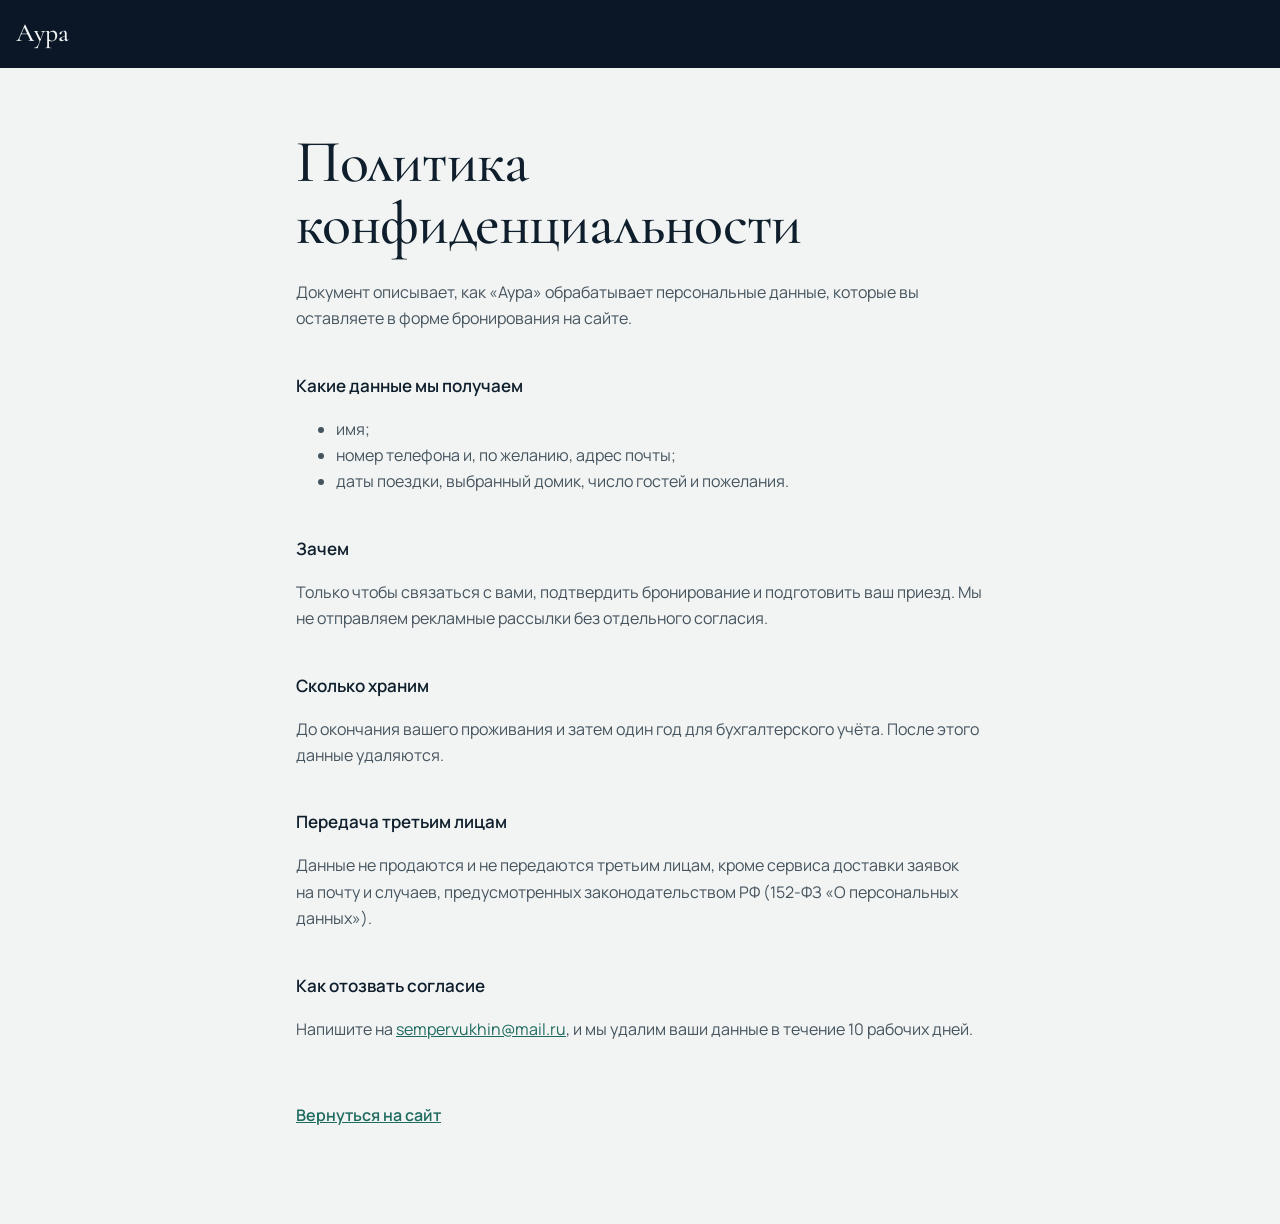
<file: works/aura/privacy.html>
<!doctype html>
<html lang="ru">
<head>
<meta charset="utf-8">
<meta name="viewport" content="width=device-width, initial-scale=1, viewport-fit=cover">
<title>Политика конфиденциальности, Аура</title>
<link rel="preconnect" href="https://fonts.googleapis.com">
<link rel="preconnect" href="https://fonts.gstatic.com" crossorigin>
<link href="https://fonts.googleapis.com/css2?family=Cormorant+Garamond:wght@500&family=Manrope:wght@400;600&display=swap" rel="stylesheet">
<style>
:root{--paper:#f1f4f2;--ink:#0f1e2c;--soft:#46545f;--accent:#1f6b5f;--night:#0b1726;--on-dark:#f3f7f6}
*{box-sizing:border-box}
body{margin:0;background:var(--paper);color:var(--ink);font:400 16px/1.65 "Manrope",system-ui,-apple-system,"Segoe UI",Arial,sans-serif;-webkit-font-smoothing:antialiased}
header{background:var(--night);color:var(--on-dark);padding:20px max(16px,env(safe-area-inset-left,0px))}
header a{color:var(--on-dark);text-decoration:none;font:500 26px/1 "Cormorant Garamond",Georgia,serif}
main{max-width:720px;margin:0 auto;padding:64px max(16px,env(safe-area-inset-left,0px)) 96px}
h1{font:500 clamp(38px,6vw,60px)/1.02 "Cormorant Garamond",Georgia,serif;letter-spacing:-.015em;margin:0 0 24px}
h2{font-size:17px;font-weight:600;margin:40px 0 8px}
p,li{color:var(--soft)}
a{color:var(--accent)}
.back{display:inline-block;margin-top:44px;font-weight:600}
</style>
</head>
<body>
<header><a href="index.html">Аура</a></header>
<main>
  <h1>Политика конфиденциальности</h1>
  <p>Документ описывает, как «Аура» обрабатывает персональные данные, которые вы оставляете в&nbsp;форме бронирования на&nbsp;сайте.</p>
  <h2>Какие данные мы получаем</h2>
  <ul><li>имя;</li><li>номер телефона и, по&nbsp;желанию, адрес почты;</li><li>даты поездки, выбранный домик, число гостей и&nbsp;пожелания.</li></ul>
  <h2>Зачем</h2>
  <p>Только чтобы связаться с&nbsp;вами, подтвердить бронирование и&nbsp;подготовить ваш приезд. Мы не&nbsp;отправляем рекламные рассылки без отдельного согласия.</p>
  <h2>Сколько храним</h2>
  <p>До окончания вашего проживания и&nbsp;затем один год для бухгалтерского учёта. После этого данные удаляются.</p>
  <h2>Передача третьим лицам</h2>
  <p>Данные не&nbsp;продаются и&nbsp;не&nbsp;передаются третьим лицам, кроме сервиса доставки заявок на&nbsp;почту и&nbsp;случаев, предусмотренных законодательством РФ (152-ФЗ «О&nbsp;персональных данных»).</p>
  <h2>Как отозвать согласие</h2>
  <p>Напишите на&nbsp;<a href="mailto:sempervukhin@mail.ru">sempervukhin@mail.ru</a>, и&nbsp;мы удалим ваши данные в&nbsp;течение 10&nbsp;рабочих дней.</p>
  <a class="back" href="index.html">Вернуться на&nbsp;сайт</a>
</main>
</body>
</html>
</file>
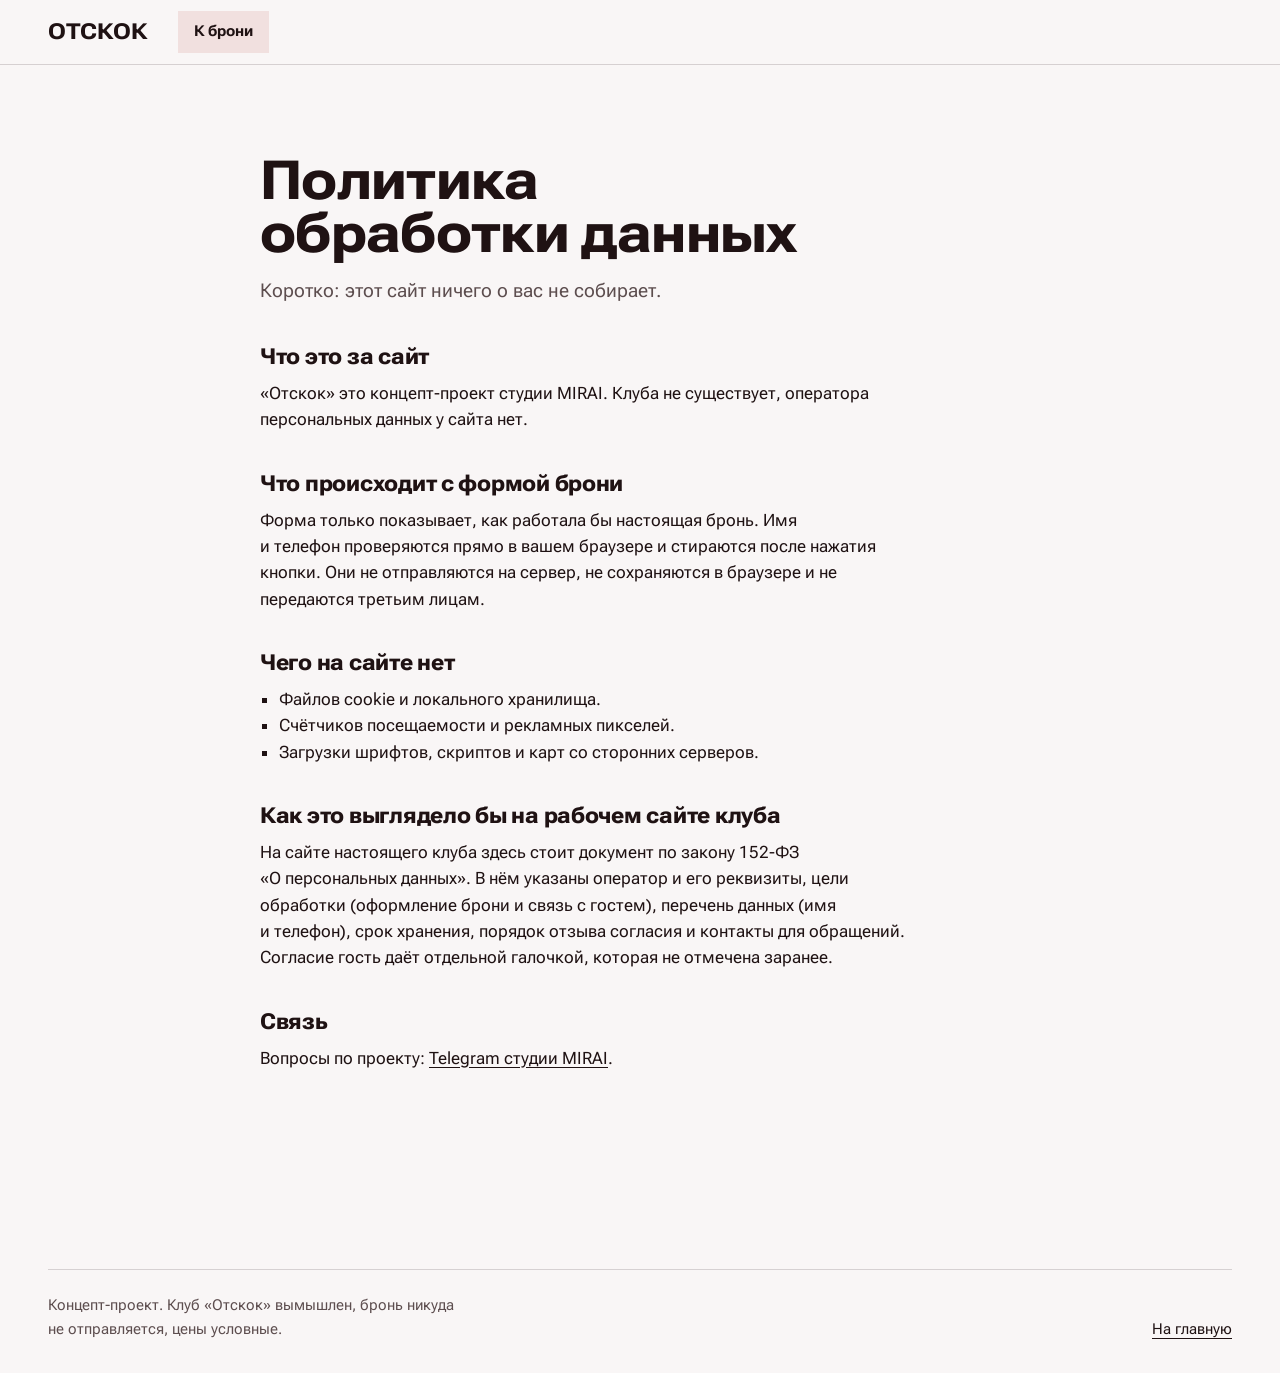
<file: works/otskok/privacy.html>
<!doctype html>
<html lang="ru">
<head>
<meta charset="utf-8">
<meta name="viewport" content="width=device-width, initial-scale=1">
<title>Политика обработки данных. Отскок</title>
<meta name="robots" content="noindex, nofollow">
<meta name="referrer" content="strict-origin-when-cross-origin">
<meta http-equiv="Content-Security-Policy" content="default-src 'none'; script-src 'self'; style-src 'self'; img-src 'self' data:; font-src 'self'; connect-src 'none'; form-action 'none'; base-uri 'none'">
<link rel="icon" href="favicon.svg" type="image/svg+xml">
<link rel="stylesheet" href="app.css">
</head>
<body>
<header class="nav">
  <div class="wrap nav-in">
    <a class="mark" href="index.html" aria-label="Отскок, на главную">Отскок</a>
    <a class="btn btn-sm btn-ghost" href="index.html#book">К брони</a>
  </div>
  <div class="nav-track" aria-hidden="true"></div>
</header>
<main class="doc wrap">
  <h1>Политика обработки данных</h1>
  <p class="lead">Коротко: этот сайт ничего о вас не собирает.</p>

  <h2>Что это за сайт</h2>
  <p>«Отскок» это концепт-проект студии MIRAI. Клуба не существует, оператора персональных данных у сайта нет.</p>

  <h2>Что происходит с формой брони</h2>
  <p>Форма только показывает, как работала бы настоящая бронь. Имя и телефон проверяются прямо в вашем браузере и стираются после нажатия кнопки. Они не отправляются на сервер, не сохраняются в браузере и не передаются третьим лицам.</p>

  <h2>Чего на сайте нет</h2>
  <ul>
    <li>Файлов cookie и локального хранилища.</li>
    <li>Счётчиков посещаемости и рекламных пикселей.</li>
    <li>Загрузки шрифтов, скриптов и карт со сторонних серверов.</li>
  </ul>

  <h2>Как это выглядело бы на рабочем сайте клуба</h2>
  <p>На сайте настоящего клуба здесь стоит документ по закону 152-ФЗ «О персональных данных». В нём указаны оператор и его реквизиты, цели обработки (оформление брони и связь с гостем), перечень данных (имя и телефон), срок хранения, порядок отзыва согласия и контакты для обращений. Согласие гость даёт отдельной галочкой, которая не отмечена заранее.</p>

  <h2>Связь</h2>
  <p>Вопросы по проекту: <a href="https://t.me/qweqwasdd" rel="noopener">Telegram студии MIRAI</a>.</p>
</main>
<footer class="foot">
  <div class="wrap">
    <div class="foot-row">
      <p>Концепт-проект. Клуб «Отскок» вымышлен, бронь никуда не отправляется, цены условные.</p>
      <ul><li><a href="index.html">На главную</a></li></ul>
    </div>
  </div>
</footer>
</body>
</html>
</file>
<file: works/otskok/app.css>
/* Отскок. Концепт MIRAI. Один шрифт (Roboto Flex, оси wght и wdth), прямые углы, один акцент. */
@font-face{font-family:"Flex";src:url(fonts/roboto-flex-cyrillic.woff2) format("woff2");font-weight:100 1000;font-stretch:25% 151%;font-display:swap;unicode-range:U+0301,U+0400-045F,U+0490-0491,U+04B0-04B1,U+2116}
@font-face{font-family:"Flex";src:url(fonts/roboto-flex-latin.woff2) format("woff2");font-weight:100 1000;font-stretch:25% 151%;font-display:swap;unicode-range:U+0000-00FF,U+0131,U+0152-0153,U+02BB-02BC,U+02C6,U+02DA,U+02DC,U+0304,U+0308,U+0329,U+2000-206F,U+20AC,U+20BD,U+2122,U+2191,U+2193,U+2212,U+2215,U+FEFF,U+FFFD}

:root{
  --bg:oklch(0.975 0.004 20);
  --surface:oklch(0.945 0.007 20);
  --ink:oklch(0.2 0.022 15);
  --muted:oklch(0.44 0.02 15);
  --line:oklch(0.2 0.022 15 / .16);
  --court:oklch(0.42 0.15 15);
  --court-2:oklch(0.36 0.14 15);
  --on-court:oklch(0.985 0.004 20);
  --on-court-dim:oklch(0.985 0.004 20 / .8);
  --ball:oklch(0.77 0.17 56);
  --on-ball:oklch(0.2 0.022 15);
  --danger:oklch(0.52 0.19 40);
  --focus:var(--court);
  --hi:var(--court);
  --btn-edge:var(--ink);
  --gut:clamp(16px,4vw,48px);
  --nav:64px;
  --out:cubic-bezier(.16,1,.3,1);
  color-scheme:light;
}

*,*::before,*::after{box-sizing:border-box}
html{scroll-behavior:smooth;scroll-padding-top:calc(var(--nav) + 16px);-webkit-text-size-adjust:100%}
body{margin:0;background:var(--bg);color:var(--ink);font:400 1.0625rem/1.55 "Flex",system-ui,-apple-system,"Segoe UI",sans-serif;font-stretch:100%;-webkit-font-smoothing:antialiased;overflow-x:clip}
h1,h2,h3,p,ul,ol,dl,dd,fieldset{margin:0;padding:0}
ul,ol{list-style:none}
fieldset{border:0;min-width:0}
a{color:inherit}
button,input{font:inherit;color:inherit}
button{cursor:pointer}
svg{display:block}
[hidden]{display:none!important}
:focus-visible{outline:3px solid var(--focus);outline-offset:2px}

.wrap{width:min(100% - 2*var(--gut),1320px);margin-inline:auto}
.skip{position:absolute;left:var(--gut);top:-80px;z-index:50;background:var(--ball);color:var(--on-ball);padding:10px 14px;font-weight:700}
.skip:focus{top:8px}

h1,h2,.mark,.foot-mark{font-weight:820;font-stretch:128%;letter-spacing:-.012em;line-height:.98}
h1{font-size:clamp(2.6rem,6.3vw,5.9rem);text-transform:uppercase;text-wrap:balance}
h2{font-size:clamp(1.85rem,3.9vw,3.5rem);max-width:19ch;text-wrap:balance}
h3{font-size:1.3rem;font-weight:740;font-stretch:112%;line-height:1.15}
.sub{margin-top:.9rem;color:var(--muted);max-width:52ch}
.dim{color:var(--muted)}
.sec{padding-block:clamp(72px,10vw,150px)}

/* Кнопки: один вид на одно действие */
.btn{display:inline-flex;align-items:center;justify-content:center;gap:.6rem;min-height:54px;padding:0 1.5rem;background:var(--ball);color:var(--on-ball);border:2px solid var(--btn-edge);font-weight:720;font-stretch:108%;text-decoration:none;white-space:nowrap;transition:background-color .25s var(--out),color .25s var(--out),border-color .25s var(--out),transform .15s var(--out)}
.btn svg{width:1.05em;height:1.05em;transition:transform .3s var(--out)}
.btn:hover{background:var(--ink);color:var(--bg);border-color:var(--ink)}
.btn:hover svg{transform:translateX(4px)}
.btn:active{transform:scale(.98)}
.btn-sm{min-height:42px;padding:0 1rem;font-size:.95rem}
.btn-wide{width:100%}
.btn-ghost{background:transparent;color:var(--ink);border-color:var(--ink)}
.btn-ghost:hover{background:var(--ink);color:var(--bg)}
.btn-ball{border-color:var(--ball)}
.btn-ball:hover{background:var(--on-court);color:var(--on-ball);border-color:var(--on-court)}
.link{font-weight:620;text-underline-offset:.3em;text-decoration-thickness:2px}
.link:hover{text-decoration-color:var(--court)}

/* Шапка. Мяч на нижней линии показывает, сколько страницы пройдено */
.nav{position:sticky;top:0;z-index:20;background:var(--bg);height:var(--nav)}
.nav-in{height:100%;display:flex;align-items:center;gap:2rem}
.mark{font-size:1.35rem;text-transform:uppercase;text-decoration:none;font-stretch:140%}
.nav-links{display:flex;gap:1.75rem;margin-left:auto}
.nav-links a{text-decoration:none;font-weight:560;font-size:.98rem;padding:.4rem 0;background:linear-gradient(currentColor,currentColor) left bottom/0 2px no-repeat;transition:background-size .35s var(--out)}
.nav-links a:hover{background-size:100% 2px}
.nav-track{position:absolute;left:0;right:0;bottom:0;height:2px;background:var(--line)}
.nav-ball{display:none}
@supports (animation-timeline:scroll()){
  @media (prefers-reduced-motion:no-preference){
    .nav-ball{display:block;position:absolute;left:0;top:-5px;width:12px;height:12px;border-radius:50%;background:var(--ball);box-shadow:0 0 0 2px var(--ink);animation:roll linear both;animation-timeline:scroll(root)}
  }
}
@keyframes roll{to{transform:translateX(calc(100vw - 12px))}}

/* Первый экран */
.hero{display:grid;grid-template-columns:minmax(0,1.08fr) minmax(0,.92fr);min-height:calc(100dvh - var(--nav))}
.hero-copy{display:flex;flex-direction:column;justify-content:center;gap:1.5rem;padding:clamp(32px,5vw,72px) clamp(24px,4vw,64px) clamp(40px,6vw,88px) max(var(--gut),calc((100vw - 1320px)/2))}
.open{display:inline-flex;align-items:center;gap:.6rem;font-weight:620;font-size:.95rem;align-self:flex-start}
.open::before{content:"";width:10px;height:10px;border-radius:50%;background:var(--muted)}
.open.is-open::before{background:var(--ball);box-shadow:0 0 0 2px var(--ink)}
.lead{font-size:clamp(1.05rem,1.5vw,1.3rem);max-width:34ch;color:var(--muted)}
.hero-cta{display:flex;flex-wrap:wrap;align-items:center;gap:1rem 1.75rem;margin-top:.5rem}
.hero-court{position:relative;background:var(--court);min-height:340px;overflow:hidden}
.hero-court canvas{position:absolute;inset:0;width:100%;height:100%}

@media (prefers-reduced-motion:no-preference){
  .hero-copy>*{animation:rise .9s var(--out) both}
  .hero-copy>:nth-child(2){animation-delay:.07s}
  .hero-copy>:nth-child(3){animation-delay:.14s}
  .hero-copy>:nth-child(4){animation-delay:.21s}
  .hero-court{animation:wipe 1.1s var(--out) both}
}
@keyframes rise{from{opacity:0;transform:translateY(28px)}}
@keyframes wipe{from{clip-path:inset(0 0 0 100%)}to{clip-path:inset(0)}}

/* Что такое падел: слова проявляются по мере прокрутки */
.say{padding-block:clamp(88px,13vw,200px)}
.say-text{font-size:clamp(1.55rem,3.7vw,3.3rem);font-weight:640;font-stretch:104%;line-height:1.14;letter-spacing:-.012em;max-width:27ch}
.say-text .w{display:inline-block}
@supports (animation-timeline:view()){
  @media (prefers-reduced-motion:no-preference){
    .say-text{view-timeline:--say block}
    .say-text .w{opacity:.16;animation:lit linear both;animation-timeline:--say;animation-range:cover calc(14% + var(--i)*1.05%) cover calc(22% + var(--i)*1.05%)}
  }
}
@keyframes lit{to{opacity:1}}

/* Бронь */
.book{background:var(--surface)}
.bk{display:grid;grid-template-columns:minmax(0,1fr);gap:2rem;margin-top:2.5rem}
.bk-main,.bk-side{min-width:0}
.note{margin-top:1.5rem;padding:1rem;border:2px solid var(--ink)}
.bk-dates{display:grid;grid-auto-flow:column;grid-auto-columns:minmax(58px,1fr);gap:4px;overflow-x:auto;scrollbar-width:none;padding:3px;margin:-3px}
.bk-dates::-webkit-scrollbar{display:none}
.d{display:grid;justify-items:center;gap:.1rem;padding:.55rem 0 .6rem;background:var(--bg);border:2px solid transparent;transition:background-color .2s,color .2s}
.d small{font-size:.74rem;color:var(--muted);text-transform:lowercase;transition:color .2s}
.d b{font-size:1.25rem;font-weight:760;font-stretch:112%;font-variant-numeric:tabular-nums}
.d.we small{color:var(--hi)}
.d:hover{border-color:var(--ink)}
.d[aria-checked="true"]{background:var(--ink);color:var(--bg)}
.d[aria-checked="true"] small{color:inherit}

.bk-tabs{display:grid;grid-template-columns:repeat(4,1fr);gap:4px;margin-top:1.25rem}
.tab{padding:.7rem .25rem;background:var(--bg);border:2px solid transparent;font-weight:640;font-size:.92rem}
.tab[aria-selected="true"]{border-color:var(--ink)}

.bk-grid{margin-top:1.25rem}
.row{display:none;grid-template-columns:repeat(4,minmax(0,1fr));gap:4px}
.row.on{display:grid}
.row-l{display:none}
.c{position:relative;min-height:50px;border:0;background:var(--z);font-weight:600;font-size:.95rem;font-variant-numeric:tabular-nums;overflow:hidden;transition:transform .15s var(--out)}
.c::after{content:"";position:absolute;inset:0;background:var(--ball);transform:scaleY(0);transform-origin:bottom;transition:transform .28s var(--out)}
.c span{position:relative;z-index:1}
.c.z1{--z:color-mix(in oklch,var(--court) 9%,var(--bg))}
.c.z2{--z:color-mix(in oklch,var(--court) 19%,var(--bg))}
.c.z3{--z:color-mix(in oklch,var(--court) 31%,var(--bg))}
.c:not(:disabled):hover{box-shadow:inset 0 0 0 2px var(--ink)}
.c:not(:disabled):active{transform:scale(.96)}
.c[aria-pressed="true"]{color:var(--on-ball)}
.c[aria-pressed="true"]::after{transform:scaleY(1)}
.c:disabled{cursor:not-allowed;background:repeating-linear-gradient(135deg,transparent 0 5px,var(--line) 5px 6px);color:var(--muted);text-decoration:line-through}
@media (prefers-reduced-motion:no-preference){
  .bk-grid.swap .c{animation:cell .45s var(--out) both;animation-delay:calc(var(--n)*14ms)}
}
@keyframes cell{from{opacity:0;transform:translateY(8px)}}

.bk-legend{display:flex;flex-wrap:wrap;gap:.5rem 1.5rem;margin-top:1rem;font-size:.9rem;color:var(--muted)}
.bk-legend li{display:flex;align-items:center;gap:.5rem}
.sw{width:16px;height:16px}
.sw.z1{background:color-mix(in oklch,var(--court) 9%,var(--bg))}
.sw.z2{background:color-mix(in oklch,var(--court) 19%,var(--bg))}
.sw.z3{background:color-mix(in oklch,var(--court) 31%,var(--bg))}
.sw.busy{background:repeating-linear-gradient(135deg,transparent 0 3px,var(--muted) 3px 4px)}
.bk-hint{margin-top:1rem;font-size:.95rem;min-height:3em}
.bk-hint.warn{color:var(--danger);font-weight:600}

.bk-extras{margin-top:1.5rem;display:grid;gap:4px}
.bk-extras legend{font-weight:740;font-stretch:112%;font-size:1.1rem;padding:0;margin-bottom:.9rem}
.ex{display:flex;align-items:center;justify-content:space-between;gap:1rem;background:var(--bg);padding:.8rem 1rem;min-height:68px}
.ex-name{display:block;font-weight:620}
.ex-price{display:block;font-size:.9rem;color:var(--muted)}
.ex-check{cursor:pointer;position:relative}
.ex-check input,.agree input{position:absolute;opacity:0;width:1px;height:1px}
.box{flex:none;width:28px;height:28px;border:2px solid var(--ink);display:grid;place-items:center;transition:background-color .2s var(--out)}
.box svg{width:16px;height:16px;color:var(--on-ball);transform:scale(0);transition:transform .25s var(--out)}
input:checked+.box{background:var(--ball)}
input:checked+.box svg{transform:scale(1)}
input:focus-visible+.box{outline:3px solid var(--focus);outline-offset:2px}
.step{display:flex;align-items:center;gap:.25rem}
.step button{width:40px;height:40px;display:grid;place-items:center;background:transparent;border:2px solid var(--ink)}
.step button:hover:not(:disabled){background:var(--ink);color:var(--bg)}
.step button:disabled{opacity:.35;cursor:not-allowed}
.step svg{width:16px;height:16px}
.step output{min-width:2.2ch;text-align:center;font-weight:760;font-size:1.15rem;font-variant-numeric:tabular-nums}

.tk{background:var(--bg);border:2px solid var(--ink);padding:1.25rem}
.tk h3{margin-bottom:1rem}
.tk-empty p+p{margin-top:.35rem;font-size:.95rem}
.tk-rows{display:grid;gap:.55rem}
.tk-rows div{display:flex;justify-content:space-between;gap:1rem;align-items:baseline}
.tk-rows dt{color:var(--muted);font-size:.95rem}
.tk-rows dd{font-weight:600;text-align:right;font-variant-numeric:tabular-nums}
.tk-total{display:flex;justify-content:space-between;align-items:baseline;margin-top:1rem;padding-top:1rem;border-top:2px solid var(--ink);font-weight:620}
.tk-total strong{font-size:2rem;font-weight:820;font-stretch:118%;font-variant-numeric:tabular-nums;line-height:1}

.fm{display:grid;gap:1rem;margin-top:1.25rem}
.fld{display:grid;gap:.4rem}
.fld label{font-weight:620;font-size:.95rem}
.fld input{height:50px;padding:0 .9rem;background:var(--bg);border:2px solid var(--muted);border-radius:0;font-variant-numeric:tabular-nums}
.fld input::placeholder{color:var(--muted)}
.fld input:hover{border-color:var(--ink)}
.fld input[aria-invalid="true"]{border-color:var(--danger)}
.help{font-size:.88rem;color:var(--muted)}
.err{font-size:.9rem;font-weight:600;color:var(--danger)}
.agree{position:relative;display:flex;gap:.75rem;align-items:flex-start;font-size:.92rem;cursor:pointer}
.agree a{text-underline-offset:.2em}
.demo{font-size:.88rem;color:var(--muted);text-align:center}
.btn[aria-busy="true"]{pointer-events:none;background:var(--ink);color:var(--bg);border-color:var(--ink);background-image:linear-gradient(var(--court),var(--court));background-repeat:no-repeat;background-size:0 100%;animation:load 1.1s linear forwards}
@keyframes load{to{background-size:100% 100%}}

.done{margin-top:1.25rem;background:var(--court);color:var(--on-court);padding:1.5rem;display:grid;gap:.9rem}
.done .dim{color:var(--on-court-dim);font-size:.95rem}
.done .btn-ghost{color:var(--on-court);border-color:var(--on-court);justify-self:start;white-space:normal}
.done .btn-ghost:hover{background:var(--on-court);color:var(--on-ball)}
.done-ball{width:22px;height:22px;border-radius:50%;background:var(--ball)}
@media (prefers-reduced-motion:no-preference){
  .done:not([hidden]){animation:rise .6s var(--out) both}
  .done:not([hidden]) .done-ball{animation:drop 1.25s cubic-bezier(.3,0,.7,1) both}
}
/* Мяч падает и гаснет в три касания: это физика, а не «пружинный» переход интерфейса */
@keyframes drop{0%{transform:translateY(-70px)}28%{transform:translateY(0)}48%{transform:translateY(-26px)}66%{transform:translateY(0)}80%{transform:translateY(-8px)}100%{transform:translateY(0)}}

/* Новичкам */
.trio{display:grid;gap:4px;margin-top:2.5rem}
.trio article{padding:clamp(1.25rem,2.6vw,2.25rem);display:grid;gap:.8rem;align-content:start}
.trio p{max-width:44ch}
.t-main{background:var(--court);color:var(--on-court)}
.t-main p{color:var(--on-court-dim)}
.t-main .t-price{color:var(--on-court);font-weight:640}
.t-main .btn{justify-self:start;margin-top:.5rem}
.t-fig{width:100%;max-width:420px;margin-bottom:.5rem}
.t-fig .g{fill:none;stroke:var(--on-court);stroke-width:2;stroke-dasharray:1;opacity:.7}
.t-fig .fly{fill:none;stroke:var(--ball);stroke-width:3;stroke-dasharray:1;stroke-linejoin:round}
.t-fig .b{fill:var(--ball)}
.t-a{background:var(--surface)}
.t-a p,.t-b p{color:var(--muted)}
.t-b{border:2px solid var(--ink)}

/* Схема зала */
.plan{display:grid;gap:2rem;margin-top:2.5rem;align-items:center}
.plan-map svg{width:100%;height:auto}
.pc{cursor:pointer;outline:none}
.pc .pf{fill:var(--surface);transition:fill .35s var(--out)}
.pc .pl{fill:none;stroke:var(--ink);stroke-width:1.6;stroke-dasharray:1;transition:stroke .35s var(--out)}
.pc .pn{stroke-width:3}
.pc text{fill:var(--ink);font-weight:800;font-stretch:125%;font-size:15px;transition:fill .35s var(--out)}
.pc:hover .pf{fill:color-mix(in oklch,var(--court) 22%,var(--surface))}
.pc.on .pf{fill:var(--court)}
.pc.on .pl{stroke:var(--on-court)}
.pc.on text{fill:var(--on-court)}
.pc:focus-visible .pf{stroke:var(--focus);stroke-width:4}
.pz rect{fill:none;stroke:var(--line);stroke-width:1.6}
.pz text{fill:var(--muted);font-size:10.5px;font-weight:560}
.plan-info{display:grid;gap:.8rem;align-content:start}
.plan-kind{font-weight:640;color:var(--hi)}
.plan-info h3{font-size:clamp(2rem,4vw,3rem);font-weight:820;font-stretch:128%;line-height:1}
.plan-info dl{display:grid;gap:.5rem;margin-block:.5rem;padding-block:1rem;border-block:2px solid var(--ink)}
.plan-info dl div{display:flex;justify-content:space-between;gap:1rem}
.plan-info dt{color:var(--muted)}
.plan-info dd{font-weight:640}
.plan-info .btn{justify-self:start;white-space:normal;text-align:center}
.plan-info.swap>*{animation:rise .45s var(--out) both}
@media (prefers-reduced-motion:reduce){.plan-info.swap>*{animation:none}}

/* Цены: шкала дня */
.prices{background:var(--surface)}
.pr-head{display:flex;flex-wrap:wrap;gap:1.5rem;align-items:flex-end;justify-content:space-between}
.seg{display:flex;border:2px solid var(--ink)}
.seg button{padding:.6rem 1.1rem;border:0;background:transparent;font-weight:640;transition:background-color .2s,color .2s}
.seg button.on{background:var(--ink);color:var(--bg)}
.tl{margin-top:2.5rem}
.tl-bar{position:relative;display:grid;grid-template-columns:5fr 5fr 6fr;gap:4px;min-height:clamp(120px,16vw,190px)}
.tl-z{display:flex;flex-direction:column;justify-content:flex-end;padding:clamp(.6rem,1.6vw,1.1rem);transition:background-color .45s var(--out)}
.tl-z b{font-size:clamp(1.15rem,3.2vw,2.6rem);font-weight:820;font-stretch:120%;line-height:1;font-variant-numeric:tabular-nums}
.tl-z span{font-size:.92rem;font-weight:560;margin-top:.3rem}
.tl-z.z1{background:color-mix(in oklch,var(--court) 9%,var(--bg))}
.tl-z.z2{background:color-mix(in oklch,var(--court) 19%,var(--bg))}
.tl-z.z3,.tl.week .tl-z{background:color-mix(in oklch,var(--court) 31%,var(--bg))}
.tl-now{position:absolute;top:-10px;height:46%;width:3px;margin-left:-1.5px;background:var(--ink)}
.tl-now::before{content:"";position:absolute;top:-7px;left:-6px;width:15px;height:15px;border-radius:50%;background:var(--ball);box-shadow:0 0 0 2px var(--ink)}
.tl-axis{position:relative;height:1.6rem;margin-top:.9rem;font-size:.88rem;color:var(--muted);font-variant-numeric:tabular-nums}
.tl-axis li{position:absolute;top:0}
.tl-axis li:nth-child(2){left:31.25%}
.tl-axis li:nth-child(3){left:62.5%}
.tl-axis li:nth-child(4){right:0}
.pr-now{margin-top:1.25rem;font-weight:640;font-size:1.1rem;min-height:1.6em}
.pr-notes{display:grid;gap:1rem 3rem;margin-top:2rem;max-width:920px}
.pr-notes p{color:var(--muted)}
.pr-notes strong{color:var(--ink);font-weight:660}

/* Вопросы */
.faq-in{display:grid;gap:2rem}
.qa{border-block:2px solid var(--ink)}
.qa details+details{border-top:1px solid var(--line)}
.qa summary{display:flex;justify-content:space-between;align-items:center;gap:1rem;padding:1.15rem 0;cursor:pointer;list-style:none;font-weight:660;font-size:1.12rem;font-stretch:106%}
.qa summary::-webkit-details-marker{display:none}
.qa summary svg{flex:none;width:20px;height:20px;transition:transform .35s var(--out)}
.qa details[open] summary svg{transform:rotate(180deg)}
.qa details p{padding:0 0 1.25rem;color:var(--muted);max-width:60ch}
@media (prefers-reduced-motion:no-preference){.qa details[open] p{animation:rise .4s var(--out) both}}

/* Адрес */
.place{background:var(--court);color:var(--on-court);padding-block:clamp(72px,10vw,140px)}
.place-in{display:grid;gap:2rem;justify-items:start}
.place h2{max-width:14ch}
.place-list{display:grid;gap:.75rem;font-size:1.15rem;font-weight:560}
.place-list li{display:flex;align-items:center;gap:.75rem}
.place-list svg{width:22px;height:22px;flex:none;color:var(--ball)}

/* Подвал */
.foot{padding:clamp(40px,6vw,80px) 0 2rem;overflow:hidden}
.foot .wrap{container-type:inline-size}
.foot-mark{font-size:16.5vw;font-size:22.05cqw;font-weight:900;font-stretch:151%;text-transform:uppercase;color:var(--hi);white-space:nowrap;line-height:.85;margin-left:-0.0455em}
.foot-row{display:grid;gap:1.25rem;margin-top:2rem;padding-top:1.5rem;border-top:2px solid var(--ink);font-size:.95rem}
.foot-row p{color:var(--muted);max-width:52ch}
.foot-row ul{display:flex;flex-wrap:wrap;gap:.6rem 2rem}
.foot-row a{display:inline-flex;align-items:center;gap:.4rem;text-underline-offset:.25em}
.foot-row svg{width:14px;height:14px}

/* Плашка выбора на телефоне */
.bar{position:fixed;left:0;right:0;bottom:0;z-index:30;display:flex;align-items:center;justify-content:space-between;gap:1rem;padding:.7rem var(--gut) calc(.7rem + env(safe-area-inset-bottom));background:var(--ink);color:var(--bg)}
.bar-t{display:grid;font-size:.9rem;line-height:1.3}
.bar-t strong{font-size:1.15rem;font-variant-numeric:tabular-nums}
.bar .btn{border-color:var(--ball)}
@media (prefers-reduced-motion:no-preference){.bar:not([hidden]){animation:rise .4s var(--out) both}}

/* Появление блоков и прорисовка линий привязаны к прокрутке. Без поддержки всё просто видно. */
@supports (animation-timeline:view()){
  @media (prefers-reduced-motion:no-preference){
    .rv{animation:rise linear both;animation-timeline:view();animation-range:entry 0% entry 55%}
    .t-fig .g,.t-fig .fly,.pc .pl{animation:draw linear both;animation-timeline:view();animation-range:entry 10% cover 42%}
    .t-fig .b{animation:pop linear both;animation-timeline:view();animation-range:cover 38% cover 46%}
  }
}
@keyframes draw{from{stroke-dashoffset:1}to{stroke-dashoffset:0}}
@keyframes pop{from{opacity:0;transform:scale(.2)}}
.t-fig .b{transform-origin:118px 112px}

@media (max-width:719px){
  .nav-links{display:none}
  .nav-in{justify-content:space-between}
  .hero{grid-template-columns:minmax(0,1fr);min-height:0}
  .hero-copy{padding:36px var(--gut) 32px}
  .hero-court{aspect-ratio:16/10;min-height:0}
  @keyframes wipe{from{clip-path:inset(100% 0 0 0)}to{clip-path:inset(0)}}
  .plan-map{margin-inline:calc(var(--gut)*-.5)}
  .pz text{font-size:15px}
  .tl-z span{font-size:.8rem}
}
@media (min-width:720px){
  .bk-tabs{display:none}
  .row,.row.on{display:grid;grid-template-columns:7.2rem repeat(16,minmax(0,1fr));gap:3px;margin-bottom:3px}
  .row-l{display:grid;align-content:center;line-height:1.2;font-weight:680;font-size:.95rem}
  .row-l small{font-weight:400;font-size:.8rem;color:var(--muted)}
  .c{min-height:54px;font-size:.92rem;padding:0}
  .c small{display:none}
  .trio{grid-template-columns:1.35fr 1fr;grid-template-rows:auto auto}
  .t-main{grid-row:span 2}
  .plan{grid-template-columns:1.55fr 1fr;gap:clamp(2rem,5vw,5rem)}
  .pr-notes{grid-template-columns:1fr 1fr}
  .faq-in{grid-template-columns:1fr 1.25fr;gap:clamp(2rem,6vw,6rem);align-items:start}
  .faq h2{position:sticky;top:calc(var(--nav) + 32px)}
  .foot-row{grid-template-columns:1fr auto;align-items:end}
}
@media (max-width:1079px){.foot{padding-bottom:calc(2rem + 76px)}}
@media (min-width:1080px){
  .bk{grid-template-columns:minmax(0,1fr) 21.5rem;gap:2.5rem;align-items:start}
  .bk-side{position:sticky;top:calc(var(--nav) + 20px)}
  .bar{display:none!important}
}
@media (min-width:720px) and (max-width:1079px){
  .c small{display:inline}
}
@media (prefers-reduced-motion:reduce){
  html{scroll-behavior:auto}
  *,*::before,*::after{transition-duration:.01ms!important}
}

/* Страница политики */
.doc{padding-block:clamp(40px,7vw,96px);max-width:760px}
.doc h1{font-size:clamp(2rem,5vw,3.4rem);text-transform:none}
.doc .lead{margin-top:1rem;max-width:none}
.doc h2{font-size:1.4rem;font-stretch:112%;margin-top:2.5rem;max-width:none}
.doc p,.doc ul{margin-top:.75rem;max-width:66ch}
.doc ul{list-style:square;padding-left:1.2rem}
.doc a{text-underline-offset:.2em}

/* ===== Вторая редакция: без обводок =====
   Действия кобальтом, поля и карточки плашками. Жёлтый мяч живёт только на синем корте. */
:root{--ball:oklch(0.9 0.185 104);--field:oklch(0.995 0.002 20);--ok:oklch(0.6 0.16 150);--soft:color-mix(in oklch,var(--court) 10%,var(--bg));--lift:0 26px 50px -30px oklch(0.42 0.15 15 / .55)}
.btn{background:var(--court);color:var(--on-court);border:0;min-height:56px}
.btn:hover{background:var(--court-2);color:var(--on-court)}
.btn-sm{min-height:42px}
.btn-ghost{background:var(--soft);color:var(--ink)}
.btn-ghost:hover{background:color-mix(in oklch,var(--court) 20%,var(--bg));color:var(--ink)}
.btn-ball{background:var(--on-court);color:var(--ink)}
.btn-ball:hover{background:var(--ball);color:var(--on-ball)}
.btn[aria-busy="true"]{background-color:var(--ink);color:var(--on-court)}
.nav{box-shadow:0 1px 0 var(--line)}
.nav-track{height:3px;background:transparent}
@supports (animation-timeline:scroll()){
  @media (prefers-reduced-motion:no-preference){
    .nav-ball{left:0;top:0;width:100%;height:3px;border-radius:0;background:var(--court);box-shadow:none;transform-origin:0 50%;animation:grow linear both;animation-timeline:scroll(root)}
  }
}
@keyframes grow{from{transform:scaleX(0)}to{transform:scaleX(1)}}
.open.is-open::before{background:var(--ok);box-shadow:none}

/* Иллюстрация к тексту: мяч, пол, стекло, ракетка */
.say-in{display:grid;gap:clamp(2rem,5vw,4rem);align-items:center}
.say-fig{margin:0;background:var(--court)}
.say-fig svg{width:100%;height:auto}
.sf-floor{stroke:var(--on-court);stroke-width:3}
.sf-glass{stroke:var(--on-court);stroke-width:6;opacity:.55}
.sf-path{fill:none;stroke:var(--ball);stroke-width:2;stroke-dasharray:3 8;stroke-linecap:round;opacity:.7}
.sf-racket{fill:none;stroke:var(--on-court);stroke-width:3}
.say-fig text{fill:var(--on-court);font-size:13px;font-weight:560;opacity:.8}
.sf-ball{fill:var(--ball);offset-path:path("M40 92 Q150 112 230 250 Q292 196 340 172 Q268 172 204 206");offset-distance:100%;offset-rotate:0deg}
@media (prefers-reduced-motion:no-preference){.sf-ball{animation:fly 3.4s cubic-bezier(.45,.05,.55,.95) infinite}}
@keyframes fly{0%{offset-distance:0%;opacity:0}6%{opacity:1}78%{offset-distance:100%;opacity:1}94%{offset-distance:100%;opacity:1}100%{offset-distance:100%;opacity:0}}
@media (min-width:900px){.say-in{grid-template-columns:minmax(0,1.25fr) minmax(0,1fr)}}

/* Бронь */
.d{border:0}
.d:hover{background:var(--soft)}
.d[aria-checked="true"],.d[aria-checked="true"]:hover{background:var(--ink)}
.tab{border:0}
.tab[aria-selected="true"]{background:var(--ink);color:var(--bg)}
.c::after{background:var(--court)}
.c[aria-pressed="true"]{color:var(--on-court)}
.c:not(:disabled):hover{box-shadow:none;background:color-mix(in oklch,var(--court) 44%,var(--bg))}
.box{border:0;background:var(--surface)}
.agree .box{background:var(--field)}
input:checked+.box{background:var(--court)}
.box svg{color:var(--on-court)}
.step button{border:0;background:var(--surface)}
.tk{border:0;padding:0;background:var(--field);box-shadow:var(--lift)}
.tk-head{background:var(--court);color:var(--on-court);padding:1.15rem 1.25rem;display:grid;gap:1rem}
.tk h3{margin:0}
.tk-total{margin:0;padding:0;border:0}
.tk-total strong{font-size:2.3rem}
.tk-empty,.tk-rows{padding:1.15rem 1.25rem}
.fld input{border:0;background:var(--field);height:54px}
.fld input:focus-visible{outline:3px solid var(--court);outline-offset:0}
.fld input[aria-invalid="true"]{box-shadow:inset 0 0 0 2px var(--danger)}
.note{border:0;background:var(--field)}
.done .btn-ghost{background:oklch(1 0 0 / .16);color:var(--on-court)}
.done .btn-ghost:hover{background:var(--on-court);color:var(--ink)}

/* Остальные блоки */
.t-a{background:var(--ink);color:var(--on-court)}
.t-a p{color:var(--on-court-dim)}
.t-b{border:0;background:var(--surface)}
.plan-info dl{border-block:1px solid var(--line)}
.seg{border:0;background:var(--soft);padding:4px;gap:4px}
.tl-now::before{background:var(--ink);box-shadow:none}
.qa{border-block:0}
.qa summary{padding:1.3rem 0}
.foot-row{border-top:1px solid var(--line)}
.bar .btn{background:var(--on-court);color:var(--ink)}
.pz rect{fill:var(--surface);stroke:none}
.pc .pl{stroke-width:1.3}
.pc .pn{stroke-width:2.6}

/* Сетка. На телефоне одна колонка: кнопки и тексты занимают её целиком, от поля до поля. */
@media (max-width:719px){
  .btn:not(.btn-sm){width:100%;white-space:normal;text-align:center}
  .hero-cta{flex-direction:column;align-items:stretch;gap:1.1rem}
  .hero-cta .link{align-self:flex-start}
  .lead,.sub,.say-text,.trio p,.pr-notes p,.place h2,h2,.foot-row p,.qa details p{max-width:none}
  .done .btn-ghost,.plan-info .btn,.t-main .btn{justify-self:stretch}
  .open{align-self:stretch}
  .bar .btn{width:auto}
}
/* На широком экране кнопка в колонке занимает ширину колонки */
.plan-info .btn{justify-self:stretch}

/* Адрес и схема района */
.place-in{grid-template-columns:minmax(0,1fr);justify-items:stretch;align-items:start}
.place-in>*{justify-self:start}
.place-route{color:var(--on-court);display:inline-flex;align-items:center;gap:.4rem}
.place-route svg{width:16px;height:16px}
.place-route:hover{text-decoration-color:var(--ball)}
.map{margin:0;justify-self:stretch;background:var(--court-2);overflow:hidden}
.map-svg{display:block;width:100%;height:auto}
.mb{fill:var(--on-court);opacity:.1}
.mb.park{opacity:.16}
.mb.club{fill:var(--on-court);opacity:1}
.ms{stroke:var(--on-court);stroke-width:3;opacity:.5;stroke-dasharray:1}
.ml{fill:var(--on-court);opacity:.8;font-size:13px;font-weight:600}
.mc{fill:var(--court);font-size:15px;font-weight:850;font-stretch:130%;letter-spacing:.02em}
.mp{fill:var(--on-court);font-size:22px;font-weight:800}
.mpl{fill:var(--on-court);opacity:.75;font-size:11px;font-weight:560}
.pin-ball{fill:var(--ball)}
.pin-ring{fill:none;stroke:var(--ball);stroke-width:2;opacity:0}
@media (prefers-reduced-motion:no-preference){
  .js .map:not(.in) .mb{opacity:0}
  .js .map:not(.in) .ms{stroke-dashoffset:1}
  .js .map:not(.in) .pin,.js .map:not(.in) .mc,.js .map:not(.in) .ml{opacity:0}
  .map.in .mb{animation:mb .6s var(--out) both;animation-delay:calc(var(--n)*22ms)}
  .map.in .ms{animation:draw 1.1s var(--out) .25s both}
  .map.in .ml,.map.in .mc{animation:fade .5s var(--out) .9s both}
  .map.in .pin-ball{animation:drop 1.25s cubic-bezier(.3,0,.7,1) .75s both}
  .map.in .pin-ring{animation:ring 2.4s var(--out) 2s infinite}
}
@keyframes mb{from{opacity:0;transform:scale(.94)}}
.mb{transform-box:fill-box;transform-origin:center}
@keyframes fade{from{opacity:0}}
@keyframes ring{0%{opacity:.9;transform:scale(.8)}100%{opacity:0;transform:scale(2.4)}}
.pin-ring{transform-box:fill-box;transform-origin:center}
@media (min-width:900px){
  .place-in{grid-template-columns:minmax(0,5fr) minmax(0,7fr);column-gap:clamp(2rem,5vw,5rem);row-gap:1.6rem;grid-template-rows:auto auto auto 1fr}
  .place h2{grid-column:1;grid-row:1}
  .place-list{grid-column:1;grid-row:2}
  .place-route{grid-column:1;grid-row:3}
  .place-btn{grid-column:1;grid-row:4;align-self:end}
  .map{grid-column:2;grid-row:1/span 4}
}
@media (max-width:719px){.place-btn{justify-self:stretch}.map{margin-top:.5rem}}

@media (max-width:719px){.ml{font-size:21px}.mc{font-size:22px}.mp{font-size:30px}.mpl{font-size:16px}.mpl{transform:translateY(6px)}}

@media (max-width:400px){.nav-in{gap:1rem}.btn-sm{padding:0 .8rem}}
@media (max-width:360px){.mark{font-size:1.1rem}.btn-sm{font-size:.86rem;padding:0 .7rem}}

/* Типографика переносов: абзацы без висячих слов, заголовки ровными строками */
p,li,dd,dt,summary,.ex-name,.ex-price,.tk-rows dd{text-wrap:pretty}
h1,h2,h3,legend,.plan-info h3{text-wrap:balance}
body{hyphens:manual;overflow-wrap:break-word}
.say-text{text-wrap:pretty;max-width:none}
@media (max-width:719px){.say-text{font-size:clamp(1.45rem,6.6vw,1.9rem);max-width:none}}

.say-text{font-size:clamp(1.5rem,2.7vw,2.55rem);line-height:1.18}
@media (max-width:719px){.say-text{font-size:clamp(1.35rem,6vw,1.6rem)}}

/* Мобильный h1: слово «вечером» не рвётся, размер от ширины экрана */
@media (max-width:899px){
  h1{font-size:clamp(1.75rem,8.6vw,3.4rem);font-stretch:108%;overflow-wrap:normal;hyphens:manual}
  .doc h1{font-size:clamp(1.75rem,8vw,2.6rem);font-stretch:108%}
}

/* Планшет: первый экран в одну колонку, чтобы заголовок не вылезал из узкой колонки */
@media (min-width:720px) and (max-width:899px){
  .hero{grid-template-columns:minmax(0,1fr);min-height:0}
  .hero-copy{padding:48px var(--gut) 40px}
  .hero-court{aspect-ratio:16/9;min-height:0}
}
</file>
<file: fonts/fonts.css>
/* Шрифты размещены на самом сайте (лицензия SIL OFL, тексты лицензий лежат рядом). Пути относительны этого файла. */
</file>
<file: works/tehnomatika/case.css>
/* Кейс «Техноматика». MIRAI. Светлая тема, один акцент, радиус 12 для изображений и 8 для кнопок. */
@font-face{font-family:"Golos Text";src:url(fonts/golos-cyrillic.woff2) format("woff2");font-weight:400 900;font-display:swap;unicode-range:U+0301,U+0400-045F,U+0490-0491,U+04B0-04B1,U+2116}
@font-face{font-family:"Golos Text";src:url(fonts/golos-latin.woff2) format("woff2");font-weight:400 900;font-display:swap;unicode-range:U+0000-00FF,U+2000-206F,U+20AC,U+20BD,U+2122,U+2190,U+2212}
@font-face{font-family:"JetBrains Mono";src:url(fonts/jbmono-cyrillic.woff2) format("woff2");font-weight:100 800;font-display:swap;unicode-range:U+0301,U+0400-045F,U+0490-0491,U+04B0-04B1,U+2116}
@font-face{font-family:"JetBrains Mono";src:url(fonts/jbmono-latin.woff2) format("woff2");font-weight:100 800;font-display:swap;unicode-range:U+0000-00FF,U+2000-206F,U+20AC,U+20BD,U+2122,U+2212}

:root{
  --bg:oklch(0.972 0.004 230);
  --surface:oklch(0.994 0.002 230);
  --tint:oklch(0.945 0.008 228);
  --ink:oklch(0.235 0.018 245);
  --ink-2:oklch(0.42 0.016 245);
  --line:oklch(0.87 0.009 235);
  --accent:oklch(0.47 0.088 215);
  --accent-2:oklch(0.41 0.085 215);
  --accent-soft:oklch(0.935 0.028 215);
  --rail:oklch(0.225 0.022 240);
  --rail-accent:oklch(0.82 0.1 198);
  --ok:oklch(0.5 0.12 152);
  --warn:oklch(0.72 0.14 75);
  --risk:oklch(0.52 0.17 28);
  --mono:"JetBrains Mono",ui-monospace,Consolas,monospace;
  --gut:clamp(16px,4vw,48px);
  --out:cubic-bezier(.16,1,.3,1);
  color-scheme:light;
}
*,*::before,*::after{box-sizing:border-box}
html{scroll-behavior:smooth;-webkit-text-size-adjust:100%}
body{margin:0;background:var(--bg);color:var(--ink);font:400 1.0625rem/1.55 "Golos Text",system-ui,"Segoe UI",sans-serif;-webkit-font-smoothing:antialiased;overflow-x:clip}
h1,h2,h3,p,ul,dl,dd,figure{margin:0;padding:0}
ul{list-style:none}
img{display:block;max-width:100%;height:auto}
[hidden]{display:none!important}
a{color:inherit}
:focus-visible{outline:3px solid var(--accent);outline-offset:3px;border-radius:4px}
.wrap{width:min(100% - 2*var(--gut),1240px);margin-inline:auto}
.skip{position:absolute;left:var(--gut);top:-80px;background:var(--ink);color:var(--bg);padding:10px 14px;border-radius:8px;z-index:10}
.skip:focus{top:8px}

h1{font-size:clamp(2.1rem,5vw,4.1rem);font-weight:680;letter-spacing:-.035em;line-height:1.02;max-width:17ch;text-wrap:balance}
h2{font-size:clamp(1.7rem,3.4vw,2.9rem);font-weight:660;letter-spacing:-.03em;line-height:1.06;max-width:20ch;text-wrap:balance}
h3{font-size:1.2rem;font-weight:640;letter-spacing:-.015em;line-height:1.2}
.sub{margin-top:1rem;color:var(--ink-2);max-width:48ch}
.sec{padding-block:clamp(64px,9vw,136px)}

.top{position:sticky;top:0;z-index:5;background:color-mix(in oklch,var(--bg) 92%,transparent);border-bottom:1px solid var(--line)}
.top-in{display:flex;justify-content:space-between;align-items:center;height:60px}
.back{text-decoration:none;font-weight:560;display:inline-flex;gap:.5rem;align-items:center}
.back span{transition:transform .3s var(--out)}
.back:hover span{transform:translateX(-4px)}
.studio{text-decoration:none;font-weight:700;letter-spacing:.04em}

/* Первый экран */
.hero{padding-top:clamp(40px,6vw,88px)}
.hero-copy{display:grid;gap:1.25rem}
.kicker{display:inline-flex;align-items:center;gap:.7rem;font-family:var(--mono);font-size:.82rem;letter-spacing:.04em;text-transform:uppercase;color:var(--ink-2)}
.mark{width:26px;height:26px;border-radius:7px;flex:none;
  background:linear-gradient(var(--rail),var(--rail)) 6px 7px/14px 3.5px no-repeat,
             linear-gradient(var(--rail),var(--rail)) 11.25px 7px/3.5px 13px no-repeat,
             linear-gradient(var(--rail),var(--rail)) 17.5px 16.5px/3.5px 3.5px no-repeat,
             var(--rail-accent)}
.lead{font-size:clamp(1.1rem,1.6vw,1.35rem);color:var(--ink-2);max-width:46ch}
.meta{display:grid;grid-template-columns:repeat(2,minmax(0,1fr));gap:1.25rem 2rem;margin-top:clamp(2rem,4vw,3.5rem);padding-top:1.5rem;border-top:1px solid var(--line)}
.meta dt{font-size:.85rem;color:var(--ink-2)}
.meta dd{font-weight:600;margin-top:.15rem}
.shot{border-radius:12px;overflow:hidden;border:1px solid var(--line);background:var(--surface);box-shadow:0 1px 2px oklch(0.4 0.03 240 / .08),0 24px 60px -20px oklch(0.4 0.05 240 / .28)}
.hero-shot{margin-top:clamp(2rem,4vw,3.5rem);transform-origin:50% 0}

@media (prefers-reduced-motion:no-preference){
  .hero-copy>*,.meta{animation:rise .9s var(--out) both}
  .hero-copy>:nth-child(2){animation-delay:.06s}
  .hero-copy>:nth-child(3){animation-delay:.12s}
  .meta{animation-delay:.2s}
  .hero-shot{animation:rise 1.1s var(--out) .28s both}
}
@keyframes rise{from{opacity:0;transform:translateY(26px)}}

/* Задача */
.task-cols{display:grid;gap:2rem;margin-top:2.5rem}
.task-cols h3{font-family:var(--mono);font-size:.82rem;font-weight:500;letter-spacing:.04em;text-transform:uppercase;color:var(--accent)}
.task-cols p{margin-top:.75rem;max-width:52ch;font-size:1.12rem}

/* Путь закупки */
.path{background:var(--tint)}
.tabs{display:flex;gap:6px;margin-top:2rem;overflow-x:auto;scrollbar-width:none;padding:3px}
.tabs::-webkit-scrollbar{display:none}
.tabs button{flex:none;font:inherit;font-weight:580;color:var(--ink-2);background:transparent;border:1px solid var(--line);border-radius:8px;padding:.6rem 1rem;cursor:pointer;transition:background-color .2s,color .2s,border-color .2s}
.tabs button:hover{color:var(--ink);border-color:var(--ink-2)}
.tabs button[aria-selected="true"]{background:var(--rail);color:oklch(0.97 0.005 235);border-color:var(--rail)}
.panel{display:grid;gap:1.5rem;margin-top:1.5rem;align-items:start}
.panel-text ul{display:grid;gap:.7rem;margin-top:1rem}
.panel-text li{position:relative;padding-left:1.4rem;color:var(--ink-2)}
.panel-text li::before{content:"";position:absolute;left:0;top:.62em;width:8px;height:8px;border-radius:2px;background:var(--accent)}
@media (prefers-reduced-motion:no-preference){
  .panel:not([hidden]) .shot{animation:swap .55s var(--out) both}
  .panel:not([hidden]) .panel-text{animation:rise .55s var(--out) .06s both}
}
@keyframes swap{from{opacity:0;transform:translateY(14px) scale(.985)}}

/* Решения */
.bento{display:grid;gap:14px;margin-top:2.5rem}
.bento article{background:var(--surface);border:1px solid var(--line);border-radius:12px;padding:clamp(1.1rem,2.2vw,1.75rem);display:grid;gap:.6rem;align-content:start}
.bento p{color:var(--ink-2);max-width:46ch}
.bento img{border-radius:8px;border:1px solid var(--line);margin-bottom:.6rem}
.b-stamp{background:var(--accent-soft)!important;border-color:transparent!important}
.b-stamp img{border:0;background:var(--surface);padding:14px;width:min(100%,440px)}
.b-dark{background:var(--rail)!important;border-color:var(--rail)!important;color:oklch(0.96 0.006 235)}
.b-dark p{color:oklch(0.78 0.014 238)}
.b-dark img{border-color:oklch(0.34 0.022 240)}

/* Система */
.system{background:var(--tint)}
.system-in{display:grid;gap:2.5rem}
.sw{display:grid;grid-template-columns:repeat(2,minmax(0,1fr));gap:14px}
.sw li{display:grid;gap:.15rem}
.sw i{display:block;height:64px;border-radius:8px;margin-bottom:.5rem}
.sw b{font-weight:620}
.sw span{font-size:.88rem;color:var(--ink-2)}
.c-accent{background:var(--accent)}.c-rail{background:var(--rail)}.c-ok{background:var(--ok)}.c-warn{background:var(--warn)}.c-risk{background:var(--risk)}
.type{display:grid;gap:.4rem;align-content:start}
.type-a{font-size:clamp(2.2rem,5vw,3.6rem);font-weight:680;letter-spacing:-.035em;line-height:1}
.type-b{font-family:var(--mono);font-size:clamp(1.5rem,3.4vw,2.4rem);letter-spacing:-.04em;word-spacing:-.3em;color:var(--accent)}
.type-n{color:var(--ink-2);max-width:40ch;margin-top:.5rem}

/* Статус */
.status-in{display:grid;gap:1.5rem}
.status-in p{font-size:1.15rem;max-width:58ch;color:var(--ink-2)}
.status-cta{display:flex;flex-wrap:wrap;gap:1rem 2rem;align-items:center;margin-top:.5rem}
.btn{display:inline-flex;align-items:center;min-height:50px;padding:0 1.4rem;border-radius:8px;background:var(--accent);color:oklch(0.985 0.006 215);text-decoration:none;font-weight:600;transition:background-color .2s,transform .15s var(--out)}
.btn:hover{background:var(--accent-2)}
.btn:active{transform:scale(.98)}
.lnk{font-weight:560;text-underline-offset:.3em}

.foot{border-top:1px solid var(--line);padding-block:1.75rem;font-size:.92rem;color:var(--ink-2)}
.foot-in{display:flex;flex-wrap:wrap;gap:.5rem 2rem;justify-content:space-between}

/* Появление по прокрутке. Без поддержки всё просто видно. */
@supports (animation-timeline:view()){
  @media (prefers-reduced-motion:no-preference){
    .rv{animation:rise linear both;animation-timeline:view();animation-range:entry 0% entry 60%}
    .hero-shot img{animation:settle linear both;animation-timeline:view();animation-range:cover 0% cover 45%;transform-origin:50% 100%}
  }
}
@keyframes settle{from{transform:scale(1.035)}to{transform:scale(1)}}

@media (min-width:760px){
  .hero .wrap:first-child{display:grid;grid-template-columns:minmax(0,1.5fr) minmax(0,1fr);gap:clamp(2rem,6vw,6rem);align-items:end}
  .meta{margin-top:0;border-top:0;padding-top:0;padding-left:clamp(1.25rem,3vw,2.5rem);border-left:1px solid var(--line)}
  .task-cols{grid-template-columns:1fr 1fr;gap:clamp(2rem,6vw,5rem)}
  .panel{grid-template-columns:minmax(0,1.9fr) minmax(0,1fr);gap:clamp(1.5rem,4vw,3.5rem)}
  .panel-text{padding-top:.5rem}
  .bento{grid-template-columns:repeat(6,minmax(0,1fr))}
  .b-stamp{grid-column:span 2}
  .b-paper{grid-column:span 4;grid-row:span 2}
  .b-ledger{grid-column:span 2}
  .b-dark{grid-column:span 6;grid-template-columns:minmax(0,1.6fr) minmax(0,1fr);column-gap:clamp(1.5rem,4vw,3.5rem);align-items:center}
  .b-dark img{grid-row:span 2;margin:0}
  .b-dark h3{align-self:end}
  .b-dark p{align-self:start}
  .system-in{grid-template-columns:minmax(0,1fr) minmax(0,1.1fr);column-gap:clamp(2rem,6vw,6rem)}
  .sw{grid-template-columns:repeat(5,minmax(0,1fr));grid-column:1/-1}
  .type{grid-column:2;grid-row:1}
}
@media (prefers-reduced-motion:reduce){html{scroll-behavior:auto}*,*::before,*::after{transition-duration:.01ms!important}}

p,li,dd,dt{text-wrap:pretty}
h1,h2,h3{text-wrap:balance}
</file>
